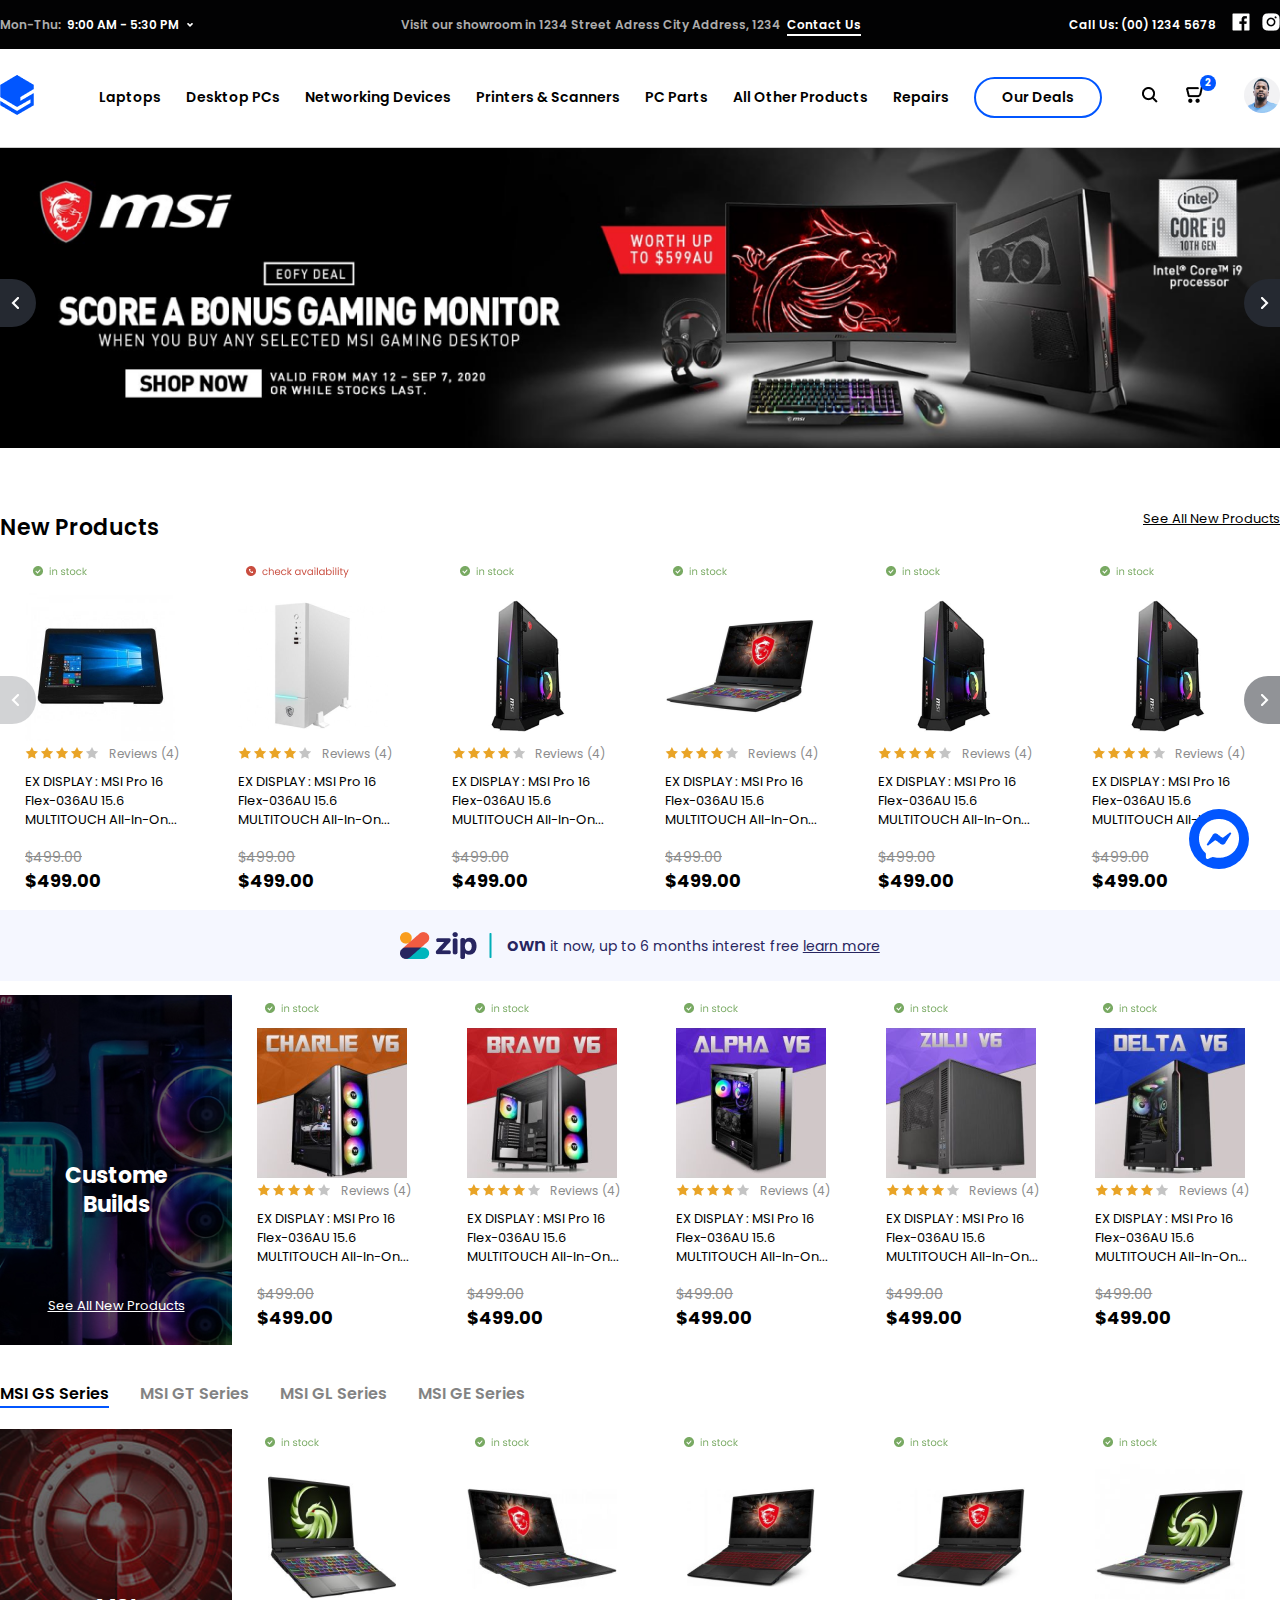
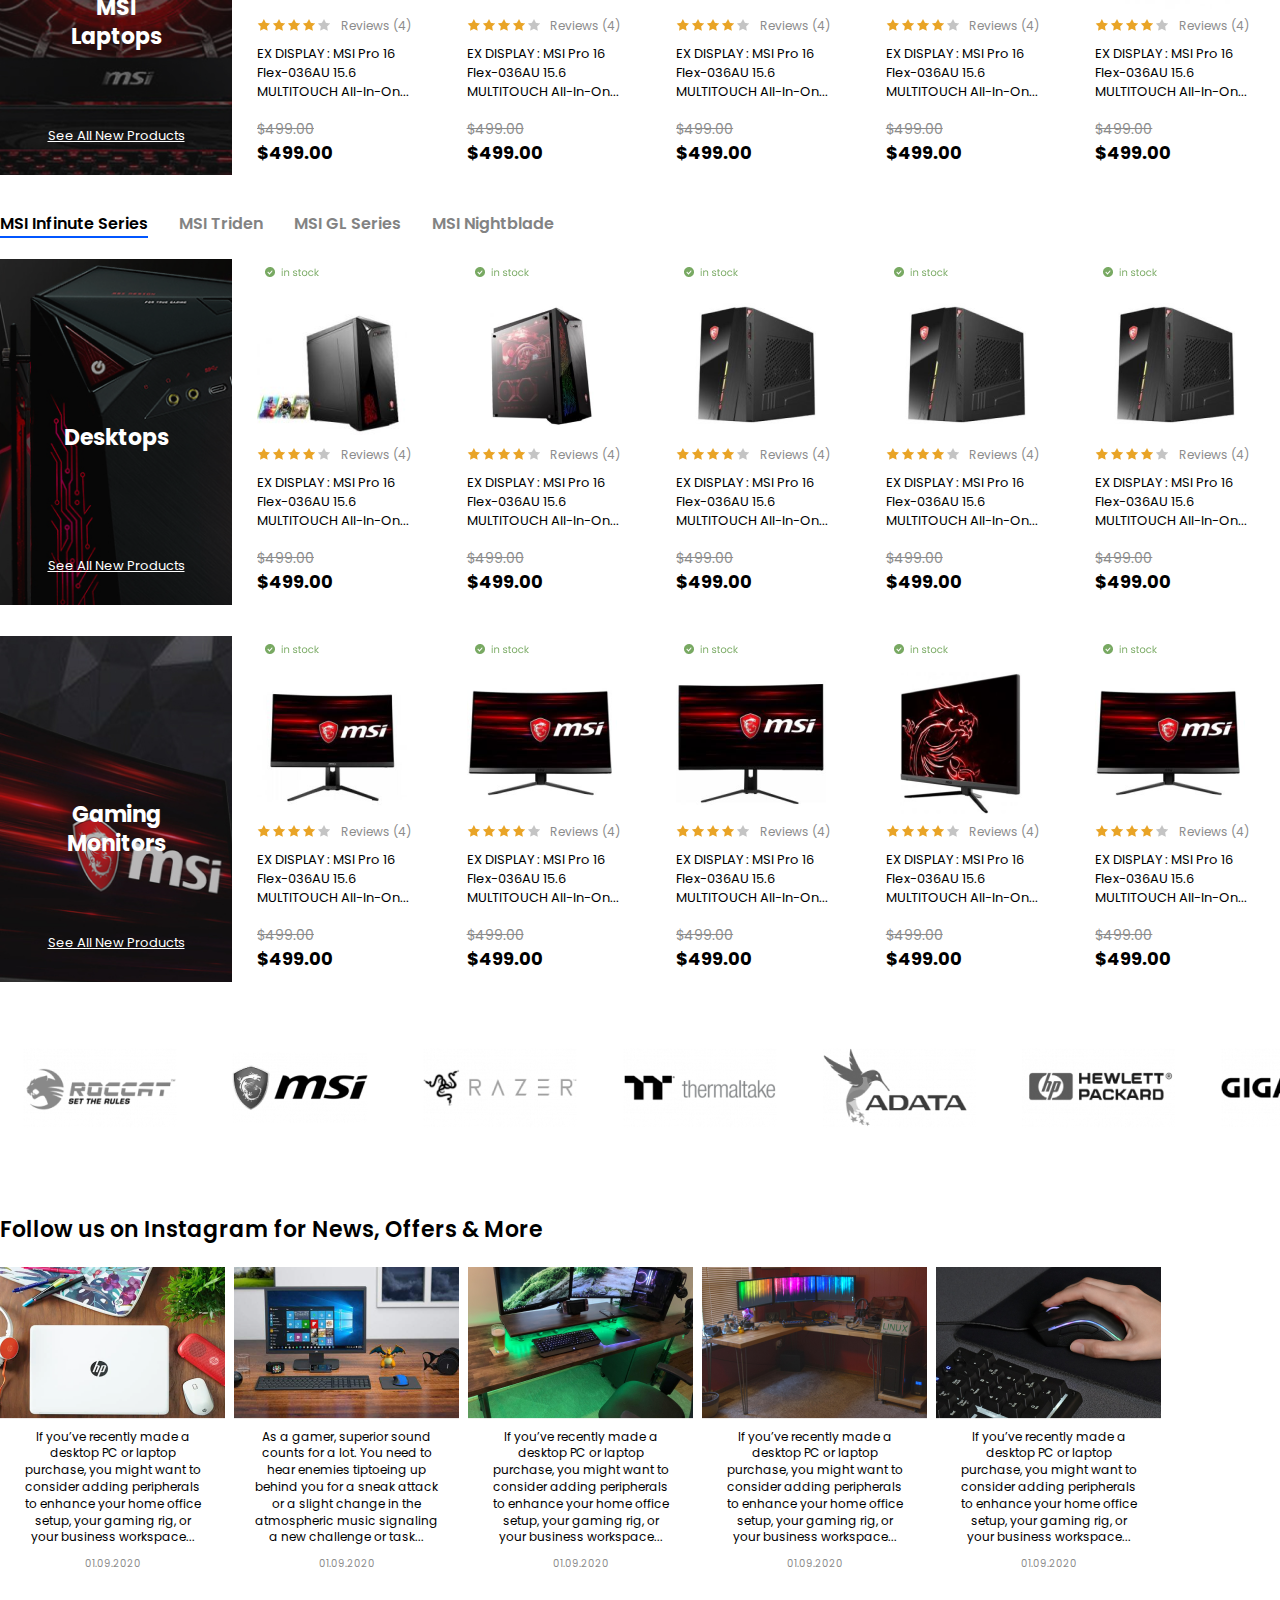
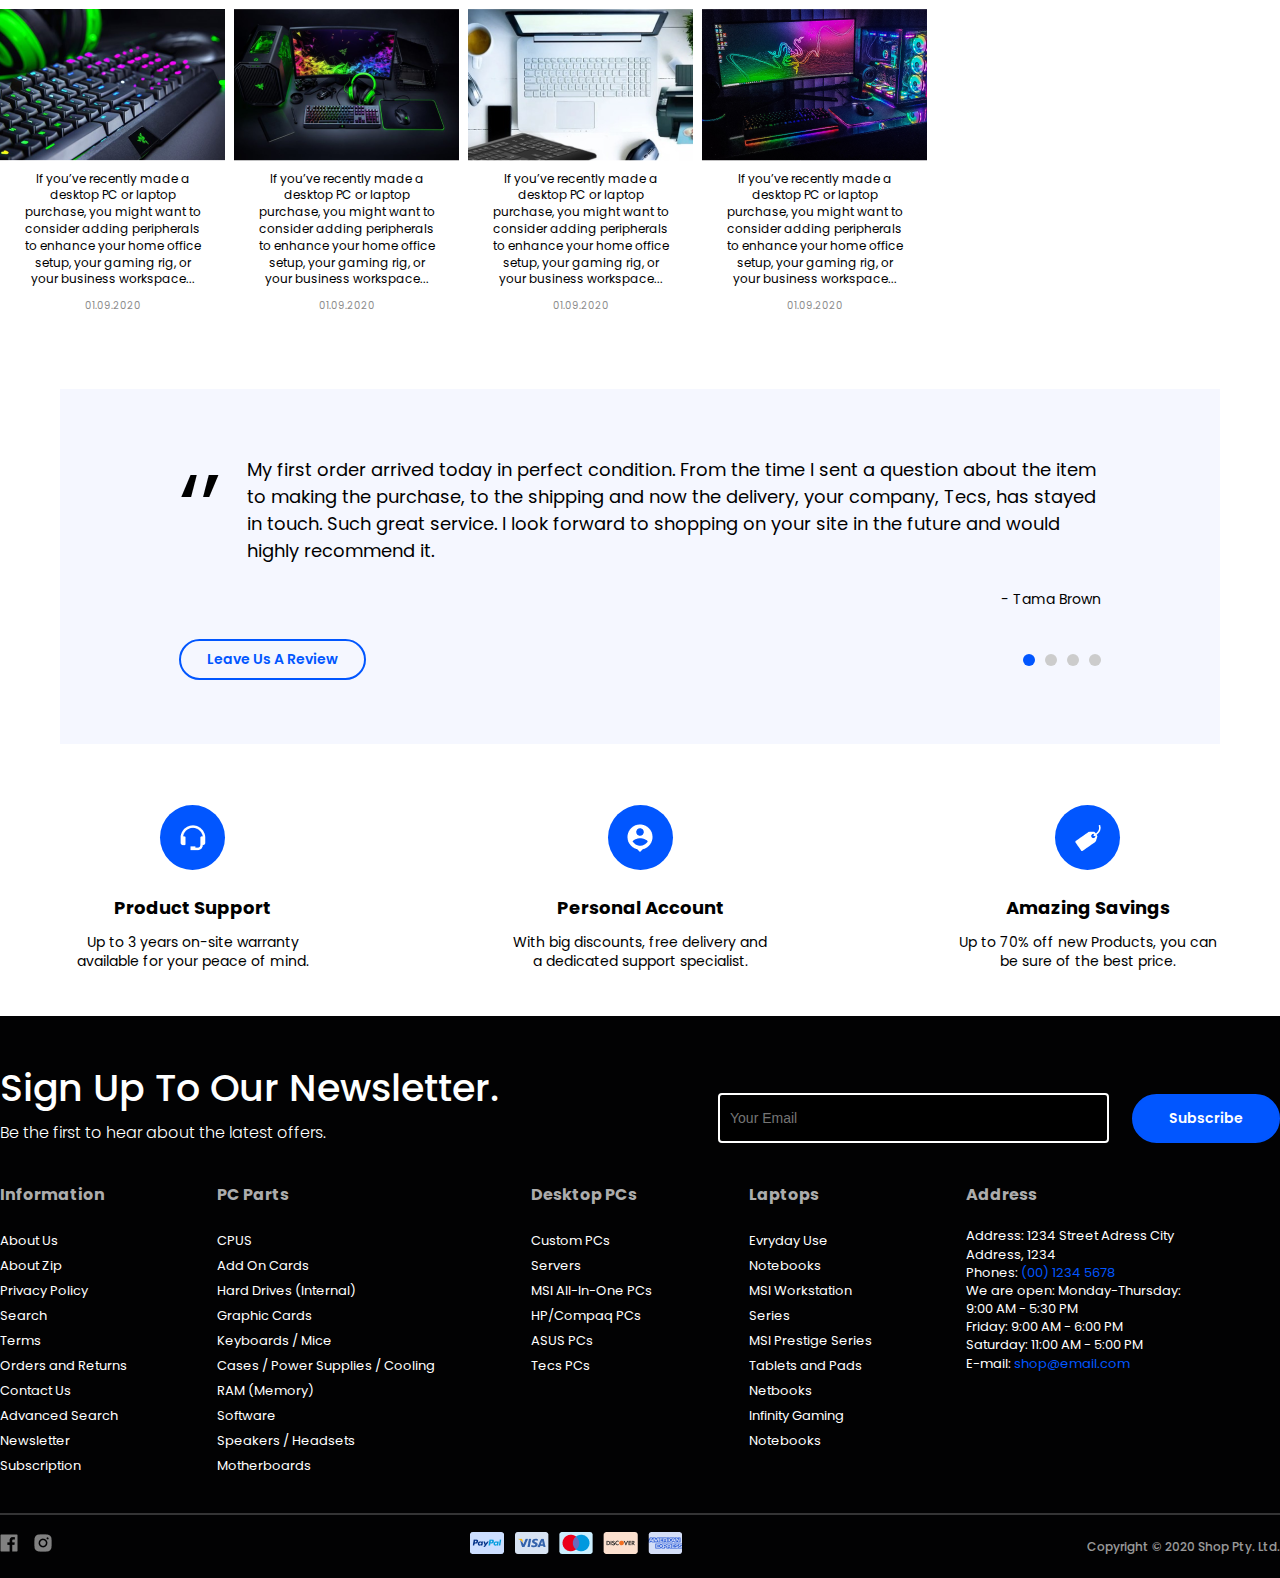
<file: index.html>
<!DOCTYPE html>
<html lang="en">

<head>
  <meta charset="UTF-8">
  <meta http-equiv="X-UA-Compatible" content="IE=edge">
  <meta name="viewport" content="width=device-width, initial-scale=1.0">
  <link rel="preconnect" href="https://fonts.googleapis.com">
  <link rel="preconnect" href="https://fonts.gstatic.com" crossorigin>
  <link href="https://fonts.googleapis.com/css2?family=Poppins:wght@300;400;500;600;700;800&display=swap"
    rel="stylesheet">

  <link rel="stylesheet" href="style.css">
  <link rel="stylesheet" href="home.css">
  <title>Tech Online Store Design</title>
</head>

<body>


  <header class="width-100">
    <div class="black-bg">
      <div class="container">
        <div class="top-header flex-btwn">
          <div class="left-top-header flex">
            <p><span class="gray-color">Mon-Thu:&nbsp;</span> 9:00 AM - 5:30 PM</p>
            <img src="./images/open-icon.png" alt="">
          </div>
          <div class="hov-left-top-header box-shadow hidden">
            <div class="store-open-time flex gray">
              <div class="clock"><img src="./images/clock.png" alt=""></div>
              <div class="time">
                <p class="text-12-140">We are open:</p>
                <p class="text-13-19"><span class="gray-color">Mon-Thu:</span>&nbsp; 9:00 AM - 5:30 PM</p>
                <p class="text-13-14"><span class="gray-color">Fr:</span>&nbsp; 9:00 AM - 6:00 PM</p>
                <p class="text-13-14"><span class="gray-color">Sat:</span>&nbsp; 11:00 AM - 5:00 PM</p>
              </div>
            </div>
            <div class="hr opacity-0-2"></div>
            <div class="store-address flex gray">
              <div class="localisation"><img src="./images/localisation.png" alt=""></div>
              <div class="address">
                <p class="text-13-18">Address: 1234 Street Adress,<br>City Address, 1234</p>
              </div>
            </div>
            <div class="hr opacity-0-2"></div>
            <div class="store-call gray">
              <div class="call text-13-18">
                <p>Phones:&nbsp;<span class="blue-color">(00) 1234 5678</span></p>
                <p>E-mail:&nbsp;<a href="mailto:aaa@example.com" class="blue-color">shop@email.com</a>shop@email.com</a></p>
              </div>
            </div>
          </div>
          <div class="center-top-header">
            <p><span class="gray-color">Visit our showroom in 1234 Street Adress City Address, 1234 &nbsp;</span><a
                href="./contact-us.html" class="white-underline">Contact Us</a></p>
          </div>
          <div class="right-top-header flex">
            <p class="white-color">Call Us: (00) 1234 5678 </p>
            <a href="" class="scal-1-2"><img src="./images/fb.png" alt="" class="w-fb"></a>
            <a href="" class="scal-1-2"><img src="./images/ig.png" alt=""></a>
          </div>
        </div>
      </div>
    </div>

    <div class="header-nav container flex">
      <div class="logo">
        <a href="./index.html"><img src="./images/logo.png" alt=""></a>
      </div>

      <nav class="flex-btwn">
        <ul class="menu flex">
          <li class="list-item"><a href="./catalog.html">Laptops</a>
            <div class="st-sub-menu box-shadow hidden">
              <ul>
                <li class="hov-st-sub-menu"><a href="" class="flex-btwn">Everyday Use Notebooks<img
                      src="./images/open-sub.png" alt=""></a>
                  <div class="nd-sub-menu box-shadow hidden">
                    <ul>
                      <li class="hov-nd-sub-menu"><a href="" href="" class="flex-btwn">MSI Workstation Series<img
                            src="./images/open-sub.png" alt=""></a>
                        <div class="rd-sub-menu box-shadow hidden">
                          <ul>
                            <li><a href="">MSI WS Series <span>(12)</span></a></li>
                            <li><a href="">MSI WT Series <span>(31)</span></a></li>
                            <li><a href="">MSI WE Series <span>(7)</span></a></li>
                          </ul>
                        </div>
                      </li>
                      <li><a href="">MSI Prestige Series</a></li>
                    </ul>
                  </div>
                </li>
                <li class="hov-st-sub-menu"><a href="" href="" class="flex-btwn">MSI Workstation Series<img
                      src="./images/open-sub.png" alt=""></a>
                  <div class="nd-sub-menu box-shadow hidden">
                    <ul>
                      <li><a href="">MSI Workstation Series</a></li>
                      <li class="hov-nd-sub-menu"><a href="" href="" class="flex-btwn">MSI Prestige Series<img
                            src="./images/open-sub.png" alt=""></a>
                        <div class="rd-sub-menu box-shadow hidden">
                          <ul>
                            <li><a href="">MSI WS Series <span>(12)</span></a></li>
                            <li><a href="">MSI WT Series <span>(31)</span></a></li>
                            <li><a href="">MSI WE Series <span>(7)</span></a></li>
                          </ul>
                        </div>
                      </li>
                      <li><a href="">MSI Workstation Series</a></li>
                    </ul>
                  </div>
                </li>
                <li><a href="">MSI Prestige Series
                  </a></li>
                <li><a href="">Gaming Notebooks</a></li>
                <li><a href="">Tablets And Pads</a></li>
                <li><a href="">Netbooks</a></li>
                <li><a href="">Infinity Gaming Notebooks</a></li>
              </ul>
            </div>
          </li>
          <li class="list-item"><a href="./catalog.html"">Desktop PCs</a>
            <div class="st-sub-menu box-shadow hidden">
              <ul>
                <li><a href="">Everyday Use Notebooks</a></li>
                <li><a href="">MSI Workstation Series</a></li>
                <li class="hov-st-sub-menu"><a href="" href="" class="flex-btwn">MSI Prestige Series<img
                      src="./images/open-sub.png" alt=""></a>
                  <div class="nd-sub-menu box-shadow hidden">
                    <ul>
                      <li class="hov-nd-sub-menu"><a href="" href="" class="flex-btwn">MSI Workstation Series<img
                            src="./images/open-sub.png" alt=""></a>
                        <div class="rd-sub-menu box-shadow hidden">
                          <ul>
                            <li><a href="">MSI WS Series <span>(12)</span></a></li>
                            <li><a href="">MSI WT Series <span>(31)</span></a></li>
                            <li><a href="">MSI WE Series <span>(7)</span></a></li>
                          </ul>
                        </div>
                      </li>
                      <li><a href="">MSI Prestige Series</a></li>
                      <li class="hov-nd-sub-menu"><a href="" href="" class="flex-btwn">MSI Workstation Series<img
                            src="./images/open-sub.png" alt=""></a>
                        <div class="rd-sub-menu box-shadow hidden">
                          <ul>
                            <li><a href="">MSI WS Series <span>(12)</span></a></li>
                            <li><a href="">MSI WT Series <span>(31)</span></a></li>
                            <li><a href="">MSI WE Series <span>(7)</span></a></li>
                          </ul>
                        </div>
                      </li>
                    </ul>
                  </div>
                </li>
                <li class="hov-st-sub-menu"><a href="" href="" class="flex-btwn">Gaming Notebooks<img
                      src="./images/open-sub.png" alt=""></a>
                  <div class="nd-sub-menu box-shadow hidden">
                    <ul>
                      <li class="hov-nd-sub-menu"><a href="" href="" class="flex-btwn">MSI Workstation Series<img
                            src="./images/open-sub.png" alt=""></a>
                        <div class="rd-sub-menu box-shadow hidden">
                          <ul>
                            <li><a href="">MSI WS Series <span>(12)</span></a></li>
                            <li><a href="">MSI WT Series <span>(31)</span></a></li>
                            <li><a href="">MSI WE Series <span>(7)</span></a></li>
                          </ul>
                        </div>
                      </li>
                      <li><a href="">MSI Prestige Series</a></li>
                    </ul>
                  </div>
                </li>
                <li><a href="">Tablets And Pads</a></li>
                <li><a href="">Netbooks</a></li>
                <li class="hov-st-sub-menu"><a href="" href="" class="flex-btwn">Infinity Gaming Notebooks<img
                      src="./images/open-sub.png" alt=""></a>
                  <div class="nd-sub-menu box-shadow hidden">
                    <ul>
                      <li><a href="">MSI Workstation Series</a></li>
                      <li class="hov-nd-sub-menu"><a href="" href="" class="flex-btwn">MSI Prestige Series<img
                            src="./images/open-sub.png" alt=""></a>
                        <div class="rd-sub-menu box-shadow hidden">
                          <ul>
                            <li><a href="">MSI WS Series <span>(12)</span></a></li>
                            <li><a href="">MSI WT Series <span>(31)</span></a></li>
                            <li><a href="">MSI WE Series <span>(7)</span></a></li>
                          </ul>
                        </div>
                      </li>
                      <li><a href="">MSI Workstation Series</a></li>
                    </ul>
                  </div>
                </li>
              </ul>
            </div>
          </li>
          <li class="list-item"><a href="./catalog.html"">Networking Devices</a>
            <div class="st-sub-menu box-shadow hidden">
              <ul>
                <li><a href="">Everyday Use Notebooks</a></li>
                <li><a href="">MSI Workstation Series</a></li>
                <li><a href="">MSI Prestige Series</a></li>
                <li><a href="">Gaming Notebooks</a></li>
                <li class="hov-st-sub-menu"><a href="" href="" class="flex-btwn">Tablets And Pads<img
                      src="./images/open-sub.png" alt="">
                    <div class="nd-sub-menu box-shadow hidden">
                      <ul>
                        <li><a href="">MSI Workstation Series</a></li>
                        <li class="hov-nd-sub-menu"><a href="" href="" class="flex-btwn">MSI Prestige Series<img
                              src="./images/open-sub.png" alt=""></a>
                          <div class="rd-sub-menu box-shadow hidden">
                            <ul>
                              <li><a href="">MSI WS Series <span>(12)</span></a></li>
                              <li><a href="">MSI WT Series <span>(31)</span></a></li>
                              <li><a href="">MSI WE Series <span>(7)</span></a></li>
                            </ul>
                          </div>
                        </li>
                        <li><a href="">MSI Workstation Series</a></li>
                      </ul>
                    </div>
                  </a>
                </li>
                <li class="hov-st-sub-menu"><a href="" href="" class="flex-btwn">Netbooks<img
                      src="./images/open-sub.png" alt=""></a>
                  <div class="nd-sub-menu box-shadow hidden">
                    <ul>
                      <li class="hov-nd-sub-menu"><a href="" href="" class="flex-btwn">MSI Workstation Series<img
                            src="./images/open-sub.png" alt=""></a>
                        <div class="rd-sub-menu box-shadow hidden">
                          <ul>
                            <li><a href="">MSI WS Series <span>(12)</span></a></li>
                            <li><a href="">MSI WT Series <span>(31)</span></a></li>
                            <li><a href="">MSI WE Series <span>(7)</span></a></li>
                          </ul>
                        </div>
                      </li>
                      <li><a href="">MSI Prestige Series</a></li>
                      <li class="hov-nd-sub-menu"><a href="" href="" class="flex-btwn">MSI Workstation Series<img
                            src="./images/open-sub.png" alt=""></a>
                        <div class="rd-sub-menu box-shadow hidden">
                          <ul>
                            <li><a href="">MSI WS Series <span>(12)</span></a></li>
                            <li><a href="">MSI WT Series <span>(31)</span></a></li>
                            <li><a href="">MSI WE Series <span>(7)</span></a></li>
                          </ul>
                        </div>
                      </li>
                    </ul>
                  </div>
                </li>
                <li><a href="">Infinity Gaming Notebooks</a></li>
              </ul>
            </div>
          </li>
          <li class="list-item"><a href="./catalog.html"">Printers & Scanners</a>
            <div class="st-sub-menu box-shadow hidden">
              <ul>
                <li><a href="">Everyday Use Notebooks</a></li>
                <li class="hov-st-sub-menu"><a href="" href="" class="flex-btwn">MSI Workstation Series<img
                      src="./images/open-sub.png" alt=""></a>
                  <div class="nd-sub-menu box-shadow hidden">
                    <ul>
                      <li class="hov-nd-sub-menu"><a href="" href="" class="flex-btwn">MSI Workstation Series<img
                            src="./images/open-sub.png" alt=""></a>
                        <div class="rd-sub-menu box-shadow hidden">
                          <ul>
                            <li><a href="">MSI WS Series <span>(12)</span></a></li>
                            <li><a href="">MSI WT Series <span>(31)</span></a></li>
                            <li><a href="">MSI WE Series <span>(7)</span></a></li>
                          </ul>
                        </div>
                      </li>
                      <li><a href="">MSI Prestige Series</a></li>
                      <li class="hov-nd-sub-menu"><a href="" href="" class="flex-btwn">MSI Workstation Series<img
                            src="./images/open-sub.png" alt=""></a>
                        <div class="rd-sub-menu box-shadow hidden">
                          <ul>
                            <li><a href="">MSI WS Series <span>(12)</span></a></li>
                            <li><a href="">MSI WT Series <span>(31)</span></a></li>
                            <li><a href="">MSI WE Series <span>(7)</span></a></li>
                          </ul>
                        </div>
                      </li>
                      <li><a href="">MSI Prestige Series</a></li>
                      <li class="hov-nd-sub-menu"><a href="" href="" class="flex-btwn">MSI Workstation Series<img
                            src="./images/open-sub.png" alt=""></a>
                        <div class="rd-sub-menu box-shadow hidden">
                          <ul>
                            <li><a href="">MSI WS Series <span>(12)</span></a></li>
                            <li><a href="">MSI WT Series <span>(31)</span></a></li>
                            <li><a href="">MSI WE Series <span>(7)</span></a></li>
                          </ul>
                        </div>
                      </li>
                    </ul>
                  </div>
                </li>
                <li><a href="">MSI Prestige Series</a></li>
                <li class="hov-st-sub-menu"><a href="" href="" class="flex-btwn">Gaming Notebooks<img
                      src="./images/open-sub.png" alt=""></a>
                  <div class="nd-sub-menu box-shadow hidden">
                    <ul>
                      <li><a href="">MSI Workstation Series</a></li>
                      <li class="hov-nd-sub-menu"><a href="" href="" class="flex-btwn">MSI Prestige Series<img
                            src="./images/open-sub.png" alt=""></a>
                        <div class="rd-sub-menu box-shadow hidden">
                          <ul>
                            <li><a href="">MSI WS Series <span>(12)</span></a></li>
                            <li><a href="">MSI WT Series <span>(31)</span></a></li>
                            <li><a href="">MSI WE Series <span>(7)</span></a></li>
                          </ul>
                        </div>
                      </li>
                      <li><a href="">MSI Workstation Series</a></li>
                    </ul>
                  </div>
                </li>
                <li><a href="">Tablets And Pads</a></li>
                <li><a href="" href="" class="flex-btwn">Netbooks<img src="./images/open-sub.png" alt=""></a></li>
                <li class="hov-st-sub-menu"><a href="" href="" class="flex-btwn">Infinity Gaming Notebooks<img
                      src="./images/open-sub.png" alt=""></a>
                  <div class="nd-sub-menu box-shadow hidden">
                    <ul>
                      <li class="hov-nd-sub-menu"><a href="" href="" class="flex-btwn">MSI Workstation Series<img
                            src="./images/open-sub.png" alt=""></a>
                        <div class="rd-sub-menu box-shadow hidden">
                          <ul>
                            <li><a href="">MSI WS Series <span>(12)</span></a></li>
                            <li><a href="">MSI WT Series <span>(31)</span></a></li>
                            <li><a href="">MSI WE Series <span>(7)</span></a></li>
                          </ul>
                        </div>
                      </li>
                      <li><a href="">MSI Prestige Series</a></li>
                    </ul>
                  </div>
                </li>
              </ul>
            </div>
          </li>
          <li class="list-item"><a href="./catalog.html"">PC Parts</a>
            <div class="st-sub-menu box-shadow hidden">
              <ul>
                <li class="hov-st-sub-menu"><a href="" href="" class="flex-btwn">Everyday Use Notebooks<img
                      src="./images/open-sub.png" alt=""></a>
                  <div class="nd-sub-menu box-shadow hidden">
                    <ul>
                      <li class="hov-nd-sub-menu"><a href="" href="" class="flex-btwn">MSI Workstation Series<img
                            src="./images/open-sub.png" alt=""></a>
                        <div class="rd-sub-menu box-shadow hidden">
                          <ul>
                            <li><a href="">MSI WS Series <span>(12)</span></a></li>
                            <li><a href="">MSI WT Series <span>(31)</span></a></li>
                            <li><a href="">MSI WE Series <span>(7)</span></a></li>
                          </ul>
                        </div>
                      </li>
                      <li><a href="">MSI Prestige Series</a></li>
                      <li class="hov-nd-sub-menu"><a href="" href="" class="flex-btwn">MSI Workstation Series<img
                            src="./images/open-sub.png" alt=""></a>
                        <div class="rd-sub-menu box-shadow hidden">
                          <ul>
                            <li><a href="">MSI WS Series <span>(12)</span></a></li>
                            <li><a href="">MSI WT Series <span>(31)</span></a></li>
                            <li><a href="">MSI WE Series <span>(7)</span></a></li>
                          </ul>
                        </div>
                      </li>
                    </ul>
                  </div>
                </li>
                <li class="hov-st-sub-menu"><a href="" href="" class="flex-btwn">MSI Workstation Series<img
                      src="./images/open-sub.png" alt=""></a>
                  <div class="nd-sub-menu box-shadow hidden">
                    <ul>
                      <li class="hov-nd-sub-menu"><a href="" href="" class="flex-btwn">MSI Workstation Series<img
                            src="./images/open-sub.png" alt=""></a>
                        <div class="rd-sub-menu box-shadow hidden">
                          <ul>
                            <li><a href="">MSI WS Series <span>(12)</span></a></li>
                            <li><a href="">MSI WT Series <span>(31)</span></a></li>
                            <li><a href="">MSI WE Series <span>(7)</span></a></li>
                          </ul>
                        </div>
                      </li>
                      <li><a href="">MSI Prestige Series</a></li>
                      <li class="hov-nd-sub-menu"><a href="" href="" class="flex-btwn">MSI Workstation Series<img
                            src="./images/open-sub.png" alt=""></a>
                        <div class="rd-sub-menu box-shadow hidden">
                          <ul>
                            <li><a href="">MSI WS Series <span>(12)</span></a></li>
                            <li><a href="">MSI WT Series <span>(31)</span></a></li>
                            <li><a href="">MSI WE Series <span>(7)</span></a></li>
                          </ul>
                        </div>
                      </li>
                      <li><a href="">MSI Prestige Series</a></li>
                      <li class="hov-nd-sub-menu"><a href="" href="" class="flex-btwn">MSI Workstation Series<img
                            src="./images/open-sub.png" alt=""></a>
                        <div class="rd-sub-menu box-shadow hidden">
                          <ul>
                            <li><a href="">MSI WS Series <span>(12)</span></a></li>
                            <li><a href="">MSI WT Series <span>(31)</span></a></li>
                            <li><a href="">MSI WE Series <span>(7)</span></a></li>
                          </ul>
                        </div>
                      </li>
                    </ul>
                  </div>
                </li>
                <li><a href="">MSI Prestige Series
                  </a></li>
                <li><a href="">Gaming Notebooks</a></li>
                <li><a href="">Tablets And Pads</a></li>
                <li><a href="">Netbooks</a></li>
                <li><a href="">Infinity Gaming Notebooks</a></li>
              </ul>
            </div>
          </li>
          <li class="list-item"><a href="./catalog.html"">All Other Products</a>
            <div class="st-sub-menu box-shadow hidden">
              <ul>
                <li><a href="">Everyday Use Notebooks</a></li>
                <li><a href="">MSI Workstation Series</a></li>
                <li class="hov-st-sub-menu"><a href="" href="" class="flex-btwn">MSI Prestige Series<img
                      src="./images/open-sub.png" alt=""></a>
                  <div class="nd-sub-menu box-shadow hidden">
                    <ul>
                      <li class="hov-nd-sub-menu"><a href="" href="" class="flex-btwn">MSI Workstation Series<img
                            src="./images/open-sub.png" alt=""></a>
                        <div class="rd-sub-menu box-shadow hidden">
                          <ul>
                            <li><a href="">MSI WS Series <span>(12)</span></a></li>
                            <li><a href="">MSI WT Series <span>(31)</span></a></li>
                            <li><a href="">MSI WE Series <span>(7)</span></a></li>
                          </ul>
                        </div>
                      </li>
                      <li><a href="">MSI Prestige Series</a></li>
                    </ul>
                  </div>
                </li>
                <li class="hov-st-sub-menu"><a href="" href="" class="flex-btwn">Gaming Notebooks<img
                      src="./images/open-sub.png" alt=""></a>
                  <div class="nd-sub-menu box-shadow hidden">
                    <ul>
                      <li><a href="">MSI Workstation Series</a></li>
                      <li class="hov-nd-sub-menu"><a href="" href="" class="flex-btwn">MSI Prestige Series<img
                            src="./images/open-sub.png" alt=""></a>
                        <div class="rd-sub-menu box-shadow hidden">
                          <ul>
                            <li><a href="">MSI WS Series <span>(12)</span></a></li>
                            <li><a href="">MSI WT Series <span>(31)</span></a></li>
                            <li><a href="">MSI WE Series <span>(7)</span></a></li>
                          </ul>
                        </div>
                      </li>
                      <li><a href="">MSI Workstation Series</a></li>
                    </ul>
                  </div>
                </li>
                <li><a href="">Tablets And Pads</a></li>
                <li><a href="">Netbooks</a></li>
                <li class="hov-st-sub-menu"><a href="" href="" class="flex-btwn">Infinity Gaming Notebooks<img
                      src="./images/open-sub.png" alt=""></a>
                  <div class="nd-sub-menu box-shadow hidden">
                    <ul>
                      <li class="hov-nd-sub-menu"><a href="" href="" class="flex-btwn">MSI Workstation Series<img
                            src="./images/open-sub.png" alt=""></a>
                        <div class="rd-sub-menu box-shadow hidden">
                          <ul>
                            <li><a href="">MSI WS Series <span>(12)</span></a></li>
                            <li><a href="">MSI WT Series <span>(31)</span></a></li>
                            <li><a href="">MSI WE Series <span>(7)</span></a></li>
                          </ul>
                        </div>
                      </li>
                      <li><a href="">MSI Prestige Series</a></li>
                      <li class="hov-nd-sub-menu"><a href="" href="" class="flex-btwn">MSI Workstation Series<img
                            src="./images/open-sub.png" alt=""></a>
                        <div class="rd-sub-menu box-shadow hidden">
                          <ul>
                            <li><a href="">MSI WS Series <span>(12)</span></a></li>
                            <li><a href="">MSI WT Series <span>(31)</span></a></li>
                            <li><a href="">MSI WE Series <span>(7)</span></a></li>
                          </ul>
                        </div>
                      </li>
                    </ul>
                  </div>
                </li>
              </ul>
            </div>
          </li>
          <li class="list-item"><a href="./catalog.html"">Repairs</a>
            <div class="st-sub-menu box-shadow hidden">
              <ul>
                <li><a href="">Everyday Use Notebooks</a></li>
                <li><a href="">MSI Workstation Series</a></li>
                <li><a href="">MSI Prestige Series</a></li>
                <li><a href="">Gaming Notebooks</a></li>
                <li class="hov-st-sub-menu"><a href="" href="" class="flex-btwn">Tablets And Pads<img
                      src="./images/open-sub.png" alt=""></a>
                  <div class="nd-sub-menu box-shadow hidden">
                    <ul>
                      <li><a href="">MSI Workstation Series</a></li>
                      <li class="hov-nd-sub-menu"><a href="" href="" class="flex-btwn">MSI Prestige Series<img
                            src="./images/open-sub.png" alt=""></a>
                        <div class="rd-sub-menu box-shadow hidden">
                          <ul>
                            <li><a href="">MSI WS Series <span>(12)</span></a></li>
                            <li><a href="">MSI WT Series <span>(31)</span></a></li>
                            <li><a href="">MSI WE Series <span>(7)</span></a></li>
                          </ul>
                        </div>
                      </li>
                      <li><a href="">MSI Workstation Series</a></li>
                    </ul>
                  </div>
                </li>
                <li class="hov-st-sub-menu"><a href="" href="" class="flex-btwn">Netbooks<img
                      src="./images/open-sub.png" alt=""></a>
                  <div class="nd-sub-menu box-shadow hidden">
                    <ul>
                      <li class="hov-nd-sub-menu"><a href="" href="" class="flex-btwn">MSI Workstation Series<img
                            src="./images/open-sub.png" alt=""></a>
                        <div class="rd-sub-menu box-shadow hidden">
                          <ul>
                            <li><a href="">MSI WS Series <span>(12)</span></a></li>
                            <li><a href="">MSI WT Series <span>(31)</span></a></li>
                            <li><a href="">MSI WE Series <span>(7)</span></a></li>
                          </ul>
                        </div>
                      </li>
                      <li><a href="">MSI Prestige Series</a></li>
                    </ul>
                  </div>
                </li>
                <li><a href="">Infinity Gaming Notebooks</a></li>
              </ul>
            </div>
          </li>
          <li class="list-item cta btn btn-8  text-14-21"><a href="./catalog.html"">Our Deals</a></li>
        </ul>

        <div class="my-nav flex">
          <a href="" class="scal-1-3"><img src="./images/search-icon.png" alt=""></a>
          <div class="basket"><a href="./cart.html"><img src="./images/basket-icon.png" alt=""></a>

            <div class="basket-oval"><a href=""><span class="white-color">2</span></a></div>

            <div class="hov-my-card box-shadow hidden">
              <div class="top-hov-my-card">
                <p class="text-18-140">My Cart</p>
                <p class="text-12-140 gray-color">2 item in cart</p>
                <a href="./cart.html" class="blue-color btn btn-8 flex text-14-21 scal-1-2">View or Edit Your Cart</a>
              </div>
              <div class="hr opacity-0-2"></div>
              <div class="items-hov-my-card flex-btwn">
                <p>1&nbsp;x</p>
                <img src="./images/my-card-item.png" alt="">
                <div class="flex-start">
                  <p class="text-13-19-normal">EX DISPLAY : MSI Pro 16 Flex-036AU 15.6 MULTITOUCH All-In-On...</p>
                  <div class="edit-command">
                    <img src="./images/cancel.png" alt="" class="scal-1-3">
                    <img src="./images/edit.png" alt="" class="scal-1-3">
                  </div>
                </div>
              </div>
              <div class="hr opacity-0-2"></div>
              <div class="items-hov-my-card flex-btwn">
                <p>1&nbsp;x</p>
                <img src="./images/my-card-item.png" alt="">
                <div class="flex-start">
                  <p class="text-13-19-normal">EX DISPLAY : MSI Pro 16 Flex-036AU 15.6 MULTITOUCH All-In-On...</p>
                  <div class="edit-command">
                    <img src="./images/cancel.png" alt="" class="scal-1-3">
                    <img src="./images/edit.png" alt="" class="scal-1-3">
                  </div>
                </div>
              </div>
              <div class="hr opacity-0-2"></div>
              <div class="bottom-hov-my-card">
                <p class="text-14-140"><span class="gray-color ">Subtotal:</span>&nbsp;$499.00</p>
                <a href="./checkout.html" class="blue-btn btn btn-8 white-color flex scal-1-2 text-14-21">Go to Checkout</a>
                <a href="./checkout.html" class="yellow-btn btn btn-8 text-14-21 flex scal-1-2">Check out with&nbsp;&nbsp;&nbsp;<img
                    src="./images/paypal-btn.png" alt="" class="paypal"></a>
              </div>
            </div>
          </div>
          <div class="my-account">
            <a href="./user-account.html" class="id-photo"><img src="./images/id-photo.png" alt="">
              <div class="hov-my-account hidden">
                <ul>
                  <li class="gray"><a href="./user-account.html">My Account</a></li>
                  <li class="gray"><a href="">My Wish List (0)</a></li>
                  <li class="gray"><a href="">Compare (0)</a></li>
                  <li class="gray"><a href="./register.html">Create an Account</a></li>
                  <li class="gray"><a href="./register.html">Sign In</a></li>
                </ul>
              </div>
            </a>
          </div>
        </div>
      </nav>
    </div>
    <div class="fb-messenger scal-1-2"><a href="contact-us.html">
        <div class="oval-fb-messenger"><img src="./images/fb-messenger-icon.png" alt="" class="fb-messenger-icon"></div>
      </a>
    </div>
  </header>

  <main class="container">
    <section class="sliders">
      <img src="./images/msi-img.png" alt="" class="width-100">
      <div class="black-slider flex-btwn width-100">
        <div class="ov-slider "><img src="./images/arrow-slider.png" alt="" class="r-slider-icon"></div>
        <div class="ov-slider rot-180"><img src="./images/arrow-slider.png" alt="" class="l-slider-icon"></div>
      </div>
    </section>

    <section class="new-products">
      <div class="top-new-products flex-btwn">
        <h2 class="text-22-33">New Products</h2>
        <a href="./catalog.html" class="text-13-15"><u>See All New Products</u></a>
      </div>
      <div class="cards-products flex-start">
        <div class="product-card col-flex-start">
          <a href="./product.html">
          <img src="./images/availabile.png" alt="">
          <div class="card-right hidden">
            <img src="./images/like.png" alt="" class="scal-1-2 like">
            <img src="./images/analysis.png" alt="" class="scal-1-2">
          </div>
          <img src="./images/new-products-1.png" alt="" class="product-img col-flex">
          <div class="reviews flex">
            <img src="./images/4-stars.png" alt="" class="stars">
            <p class="text-12-25 gray-8c-color">Reviews (4)</p>
          </div>
          <p class="p-product text-13-19-normal">EX DISPLAY : MSI Pro 16 Flex-036AU 15.6 MULTITOUCH All-In-On...</p>
          <p><del class="gray-8c-color text-14-19">$499.00</del></p>
          <p class="text-18-24">$499.00</p>
          <a href="" class="flex btn btn-8 hidden blue-color product-btn scal-1-2 text-14-21"><img src="./images/b-basket.png"
          alt="" class="b-basket">Add To Cart</a>
        </a>
      </div>
        <div class="product-card col-flex-start">
          <a href="./product.html">
          <img src="./images/inavailabile.png" alt="">
          <div class="card-right hidden">
            <img src="./images/like.png" alt="" class="scal-1-2 like">
            <img src="./images/analysis.png" alt="" class="scal-1-2">
          </div>
          <img src="./images/new-products-2.png" alt="" class="product-img col-flex">
          <div class="reviews flex">
            <img src="./images/4-stars.png" alt="" class="stars">
            <p class="text-12-25 gray-8c-color">Reviews (4)</p>
          </div>
          <p class="p-product text-13-19-normal">EX DISPLAY : MSI Pro 16 Flex-036AU 15.6 MULTITOUCH All-In-On...</p>
          <p><del class="gray-8c-color text-14-19">$499.00</del></p>
          <p class="text-18-24">$499.00</p>
          <a href="" class="flex btn btn-8 hidden blue-color product-btn scal-1-2 text-14-21"><img src="./images/b-basket.png"
              alt="" class="b-basket">Add To Cart</a>
        </a>
      </div>
        <div class="product-card col-flex-start">
          <a href="./product.html">
          <img src="./images/availabile.png" alt="">
          <div class="card-right hidden">
            <img src="./images/like.png" alt="" class="scal-1-2 like">
            <img src="./images/analysis.png" alt="" class="scal-1-2">
          </div>
          <img src="./images/new-products-3.png" alt="" class="product-img col-flex">
          <div class="reviews flex">
            <img src="./images/4-stars.png" alt="" class="stars">
            <p class="text-12-25 gray-8c-color">Reviews (4)</p>
          </div>
          <p class="p-product text-13-19-normal">EX DISPLAY : MSI Pro 16 Flex-036AU 15.6 MULTITOUCH All-In-On...</p>
          <p><del class="gray-8c-color text-14-19">$499.00</del></p>
          <p class="text-18-24">$499.00</p>
          <a href="" class="flex btn btn-8 hidden blue-color product-btn scal-1-2 text-14-21"><img src="./images/b-basket.png"
              alt="" class="b-basket">Add To Cart</a>
        </a>
      </div>
        <div class="product-card col-flex-start">
          <a href="./product.html">
          <img src="./images/availabile.png" alt="">
          <div class="card-right hidden">
            <img src="./images/like.png" alt="" class="scal-1-2 like">
            <img src="./images/analysis.png" alt="" class="scal-1-2">
          </div>
          <img src="./images/new-products-4.png" alt="" class="product-img col-flex">
          <div class="reviews flex">
            <img src="./images/4-stars.png" alt="" class="stars">
            <p class="text-12-25 gray-8c-color">Reviews (4)</p>
          </div>
          <p class="p-product text-13-19-normal">EX DISPLAY : MSI Pro 16 Flex-036AU 15.6 MULTITOUCH All-In-On...</p>
          <p><del class="gray-8c-color text-14-19">$499.00</del></p>
          <p class="text-18-24">$499.00</p>
          <a href="" class="flex btn btn-8 hidden blue-color product-btn scal-1-2 text-14-21"><img src="./images/b-basket.png"
              alt="" class="b-basket">Add To Cart</a>
        </a>
      </div>
        <div class="product-card col-flex-start">
          <a href="./product.html">
          <img src="./images/availabile.png" alt="">
          <div class="card-right hidden">
            <img src="./images/like.png" alt="" class="scal-1-2 like">
            <img src="./images/analysis.png" alt="" class="scal-1-2">
          </div>
          <img src="./images/new-products-3.png" alt="" class="product-img col-flex">
          <div class="reviews flex">
            <img src="./images/4-stars.png" alt="" class="stars">
            <p class="text-12-25 gray-8c-color">Reviews (4)</p>
          </div>
          <p class="p-product text-13-19-normal">EX DISPLAY : MSI Pro 16 Flex-036AU 15.6 MULTITOUCH All-In-On...</p>
          <p><del class="gray-8c-color text-14-19">$499.00</del></p>
          <p class="text-18-24">$499.00</p>
          <a href="" class="flex btn btn-8 hidden blue-color product-btn scal-1-2 text-14-21"><img src="./images/b-basket.png"
              alt="" class="b-basket">Add To Cart</a>
        </a>
      </div>
        <div class="product-card col-flex-start">
          <a href="./product.html">
          <img src="./images/availabile.png" alt="">
          <div class="card-right hidden">
            <img src="./images/like.png" alt="" class="scal-1-2 like">
            <img src="./images/analysis.png" alt="" class="scal-1-2">
          </div>
          <img src="./images/new-products-3.png" alt="" class="product-img col-flex">
          <div class="reviews flex">
            <img src="./images/4-stars.png" alt="" class="stars">
            <p class="text-12-25 gray-8c-color">Reviews (4)</p>
          </div>
          <p class="p-product text-13-19-normal">EX DISPLAY : MSI Pro 16 Flex-036AU 15.6 MULTITOUCH All-In-On...</p>
          <p><del class="gray-8c-color text-14-19">$499.00</del></p>
          <p class="text-18-24">$499.00</p>
          <a href="" class="flex btn btn-8 hidden blue-color product-btn scal-1-2 text-14-21"><img src="./images/b-basket.png"
              alt="" class="b-basket">Add To Cart</a>
        </a>
      </div>
      </div>
      <div class="gray-slider width-100 flex-btwn">
        <div class="ov-slider opacity-0-2"><img src="./images/arrow-slider.png" alt="" class="r-slider-icon"></div>
        <div class="ov-slider rot-180 opacity-0-5"><img src="./images/arrow-slider.png" alt="" class="l-slider-icon">
        </div>
      </div>
    </section>

    <section class="zip f5-bg flex">
      <img src="./images/zip-1.png" alt="">
      <img src="./images/zip-2.png" alt="" class="zip-img">
      <p class="text-18-22-normal blue-27-color"><span class="text-18-22">own</span> it now, up to 6 months interest free <a href="" class="text-14-17 blue-27-color"><u>learn more</u></a></p>
    </section>

    <section class="custome-builds">
      <div class="cards-products flex-start">
        <div class="category-card white-color col-flex">
          <img src="./images/custome-builds-1.png" alt="" class="category-img col-flex">
          <h2 class="text-22-29">Custome<br>Builds</h2>
          <a href="./catalog.html" class="text-13-15 white-color"><u>See All New Products</u></a>
        </div>
        <div class="product-card col-flex-start">
          <a href="./product.html">
          <img src="./images/availabile.png" alt="">
          <div class="card-right hidden">
            <img src="./images/like.png" alt="" class="scal-1-2 like">
            <img src="./images/analysis.png" alt="" class="scal-1-2">
          </div>
          <img src="./images/custome-builds-2.png" alt="" class="product-img col-flex">
          <div class="reviews flex">
            <img src="./images/4-stars.png" alt="" class="stars">
            <p class="text-12-25 gray-8c-color">Reviews (4)</p>
          </div>
          <p class="p-product text-13-19-normal">EX DISPLAY : MSI Pro 16 Flex-036AU 15.6 MULTITOUCH All-In-On...</p>
          <p><del class="gray-8c-color text-14-19">$499.00</del></p>
          <p class="text-18-24">$499.00</p>
          <a href="" class="flex btn btn-8 hidden blue-color product-btn scal-1-2 text-14-21"><img src="./images/b-basket.png"
              alt="" class="b-basket">Add To Cart</a>
        </a>
      </div>
        <div class="product-card col-flex-start">
          <a href="./product.html">
          <img src="./images/availabile.png" alt="">
          <div class="card-right hidden">
            <img src="./images/like.png" alt="" class="scal-1-2 like">
            <img src="./images/analysis.png" alt="" class="scal-1-2">
          </div>
          <img src="./images/custome-builds-3.png" alt="" class="product-img col-flex">
          <div class="reviews flex">
            <img src="./images/4-stars.png" alt="" class="stars">
            <p class="text-12-25 gray-8c-color">Reviews (4)</p>
          </div>
          <p class="p-product text-13-19-normal">EX DISPLAY : MSI Pro 16 Flex-036AU 15.6 MULTITOUCH All-In-On...</p>
          <p><del class="gray-8c-color text-14-19">$499.00</del></p>
          <p class="text-18-24">$499.00</p>
          <a href="" class="flex btn btn-8 hidden blue-color product-btn scal-1-2 text-14-21"><img src="./images/b-basket.png"
              alt="" class="b-basket">Add To Cart</a>
        </a>
      </div>
        <div class="product-card col-flex-start">
          <a href="./product.html">
          <img src="./images/availabile.png" alt="">
          <div class="card-right hidden">
            <img src="./images/like.png" alt="" class="scal-1-2 like">
            <img src="./images/analysis.png" alt="" class="scal-1-2">
          </div>
          <img src="./images/custome-builds-4.png" alt="" class="product-img col-flex">
          <div class="reviews flex">
            <img src="./images/4-stars.png" alt="" class="stars">
            <p class="text-12-25 gray-8c-color">Reviews (4)</p>
          </div>
          <p class="p-product text-13-19-normal">EX DISPLAY : MSI Pro 16 Flex-036AU 15.6 MULTITOUCH All-In-On...</p>
          <p><del class="gray-8c-color text-14-19">$499.00</del></p>
          <p class="text-18-24">$499.00</p>
          <a href="" class="flex btn btn-8 hidden blue-color product-btn scal-1-2 text-14-21"><img src="./images/b-basket.png"
              alt="" class="b-basket">Add To Cart</a>
        </a>
      </div>
        <div class="product-card col-flex-start">
          <a href="./product.html">
          <img src="./images/availabile.png" alt="">
          <div class="card-right hidden">
            <img src="./images/like.png" alt="" class="scal-1-2 like">
            <img src="./images/analysis.png" alt="" class="scal-1-2">
          </div>
          <img src="./images/custome-builds-5.png" alt="" class="product-img col-flex">
          <div class="reviews flex">
            <img src="./images/4-stars.png" alt="" class="stars">
            <p class="text-12-25 gray-8c-color">Reviews (4)</p>
          </div>
          <p class="p-product text-13-19-normal">EX DISPLAY : MSI Pro 16 Flex-036AU 15.6 MULTITOUCH All-In-On...</p>
          <p><del class="gray-8c-color text-14-19">$499.00</del></p>
          <p class="text-18-24">$499.00</p>
          <a href="" class="flex btn btn-8 hidden blue-color product-btn scal-1-2 text-14-21"><img src="./images/b-basket.png"
              alt="" class="b-basket">Add To Cart</a>
        </a>
      </div>
        <div class="product-card col-flex-start">
          <a href="./product.html">
          <img src="./images/availabile.png" alt="">
          <div class="card-right hidden">
            <img src="./images/like.png" alt="" class="scal-1-2 like">
            <img src="./images/analysis.png" alt="" class="scal-1-2">
          </div>
          <img src="./images/custome-builds-6.png" alt="" class="product-img col-flex">
          <div class="reviews flex">
            <img src="./images/4-stars.png" alt="" class="stars">
            <p class="text-12-25 gray-8c-color">Reviews (4)</p>
          </div>
          <p class="p-product text-13-19-normal">EX DISPLAY : MSI Pro 16 Flex-036AU 15.6 MULTITOUCH All-In-On...</p>
          <p><del class="gray-8c-color text-14-19">$499.00</del></p>
          <p class="text-18-24">$499.00</p>
          <a href="" class="flex btn btn-8 hidden blue-color product-btn scal-1-2 text-14-21"><img src="./images/b-basket.png"
              alt="" class="b-basket">Add To Cart</a>
        </a>
      </div>
      </div>
    </section>

    <section class="msi-laptops">
      <div class="category-nav">
        <a href="" class="text-16-140 blue-underline scal-1-2 ">MSI GS Series</a>
        <a href="" class="text-16-140 gray-83-color scal-1-2 gray-hov">MSI GT Series</a>
        <a href="" class="text-16-140 gray-83-color scal-1-2 gray-hov">MSI GL Series</a>
        <a href="" class="text-16-140 gray-83-color scal-1-2 gray-hov">MSI GE Series</a>
      </div>
      <div class="cards-products flex-start">
        <div class="category-card white-color col-flex">
          <img src="./images/msi-laptops-1.png" alt="" class="category-img col-flex">
          <h2 class="text-22-29">MSI<br>Laptops</h2>
          <a href="./catalog.html" class="text-13-15 white-color"><u>See All New Products</u></a>
        </div>
        <div class="product-card col-flex-start">
          <a href="./product.html">
          <img src="./images/availabile.png" alt="">
          <div class="card-right hidden">
            <img src="./images/like.png" alt="" class="scal-1-2 like">
            <img src="./images/analysis.png" alt="" class="scal-1-2">
          </div>
          <img src="./images/msi-laptops-2.png" alt="" class="product-img col-flex">
          <div class="reviews flex">
            <img src="./images/4-stars.png" alt="" class="stars">
            <p class="text-12-25 gray-8c-color">Reviews (4)</p>
          </div>
          <p class="p-product text-13-19-normal">EX DISPLAY : MSI Pro 16 Flex-036AU 15.6 MULTITOUCH All-In-On...</p>
          <p><del class="gray-8c-color text-14-19">$499.00</del></p>
          <p class="text-18-24">$499.00</p>
          <a href="" class="flex btn btn-8 hidden blue-color product-btn scal-1-2 text-14-21"><img src="./images/b-basket.png"
              alt="" class="b-basket">Add To Cart</a>
        </a>
      </div>
        <div class="product-card col-flex-start">
          <a href="./product.html">
          <img src="./images/availabile.png" alt="">
          <div class="card-right hidden">
            <img src="./images/like.png" alt="" class="scal-1-2 like">
            <img src="./images/analysis.png" alt="" class="scal-1-2">
          </div>
          <img src="./images/msi-laptops-3.png" alt="" class="product-img col-flex">
          <div class="reviews flex">
            <img src="./images/4-stars.png" alt="" class="stars">
            <p class="text-12-25 gray-8c-color">Reviews (4)</p>
          </div>
          <p class="p-product text-13-19-normal">EX DISPLAY : MSI Pro 16 Flex-036AU 15.6 MULTITOUCH All-In-On...</p>
          <p><del class="gray-8c-color text-14-19">$499.00</del></p>
          <p class="text-18-24">$499.00</p>
          <a href="" class="flex btn btn-8 hidden blue-color product-btn scal-1-2 text-14-21"><img src="./images/b-basket.png"
              alt="" class="b-basket">Add To Cart</a>
        </a>
      </div>
        <div class="product-card col-flex-start">
          <a href="./product.html">
          <img src="./images/availabile.png" alt="">
          <div class="card-right hidden">
            <img src="./images/like.png" alt="" class="scal-1-2 like">
            <img src="./images/analysis.png" alt="" class="scal-1-2">
          </div>
          <img src="./images/msi-laptops-4.png" alt="" class="product-img col-flex">
          <div class="reviews flex">
            <img src="./images/4-stars.png" alt="" class="stars">
            <p class="text-12-25 gray-8c-color">Reviews (4)</p>
          </div>
          <p class="p-product text-13-19-normal">EX DISPLAY : MSI Pro 16 Flex-036AU 15.6 MULTITOUCH All-In-On...</p>
          <p><del class="gray-8c-color text-14-19">$499.00</del></p>
          <p class="text-18-24">$499.00</p>
          <a href="" class="flex btn btn-8 hidden blue-color product-btn scal-1-2 text-14-21"><img src="./images/b-basket.png"
              alt="" class="b-basket">Add To Cart</a>
        </a>
      </div>
        <div class="product-card col-flex-start">
          <a href="./product.html">
          <img src="./images/availabile.png" alt="">
          <div class="card-right hidden">
            <img src="./images/like.png" alt="" class="scal-1-2 like">
            <img src="./images/analysis.png" alt="" class="scal-1-2">
          </div>
          <img src="./images/msi-laptops-4.png" alt="" class="product-img col-flex">
          <div class="reviews flex">
            <img src="./images/4-stars.png" alt="" class="stars">
            <p class="text-12-25 gray-8c-color">Reviews (4)</p>
          </div>
          <p class="p-product text-13-19-normal">EX DISPLAY : MSI Pro 16 Flex-036AU 15.6 MULTITOUCH All-In-On...</p>
          <p><del class="gray-8c-color text-14-19">$499.00</del></p>
          <p class="text-18-24">$499.00</p>
          <a href="" class="flex btn btn-8 hidden blue-color product-btn scal-1-2 text-14-21"><img src="./images/b-basket.png"
              alt="" class="b-basket">Add To Cart</a>
        </a>
      </div>
        <div class="product-card col-flex-start">
          <a href="./product.html">
          <img src="./images/availabile.png" alt="">
          <div class="card-right hidden">
            <img src="./images/like.png" alt="" class="scal-1-2 like">
            <img src="./images/analysis.png" alt="" class="scal-1-2">
          </div>
          <img src="./images/msi-laptops-5.png" alt="" class="product-img col-flex">
          <div class="reviews flex">
            <img src="./images/4-stars.png" alt="" class="stars">
            <p class="text-12-25 gray-8c-color">Reviews (4)</p>
          </div>
          <p class="p-product text-13-19-normal">EX DISPLAY : MSI Pro 16 Flex-036AU 15.6 MULTITOUCH All-In-On...</p>
          <p><del class="gray-8c-color text-14-19">$499.00</del></p>
          <p class="text-18-24">$499.00</p>
          <a href="" class="flex btn btn-8 hidden blue-color product-btn scal-1-2 text-14-21"><img src="./images/b-basket.png"
              alt="" class="b-basket">Add To Cart</a>
        </a>
      </div>
      </div>
    </section>

    <section class="desktops">
      <div class="category-nav">
        <a href="" class="text-16-140 blue-underline scal-1-2 ">MSI Infinute Series</a>
        <a href="" class="text-16-140 gray-83-color scal-1-2 gray-hov">MSI Triden</a>
        <a href="" class="text-16-140 gray-83-color scal-1-2 gray-hov">MSI GL Series</a>
        <a href="" class="text-16-140 gray-83-color scal-1-2 gray-hov">MSI Nightblade</a>
      </div>
      <div class="cards-products flex-start">
                <div class="category-card white-color col-flex">
          <img src="./images/desktops-1.png" alt="" class="category-img col-flex">
          <h2 class="text-22-29">Desktops</h2>
          <a href="./catalog.html" class="text-13-15 white-color"><u>See All New Products</u></a>
        </div>
        <div class="product-card col-flex-start">
          <a href="./product.html">
          <img src="./images/availabile.png" alt="">
          <div class="card-right hidden">
            <img src="./images/like.png" alt="" class="scal-1-2 like">
            <img src="./images/analysis.png" alt="" class="scal-1-2">
          </div>
          <img src="./images/desktops-2.png" alt="" class="product-img col-flex">
          <div class="reviews flex">
            <img src="./images/4-stars.png" alt="" class="stars">
            <p class="text-12-25 gray-8c-color">Reviews (4)</p>
          </div>
          <p class="p-product text-13-19-normal">EX DISPLAY : MSI Pro 16 Flex-036AU 15.6 MULTITOUCH All-In-On...</p>
          <p><del class="gray-8c-color text-14-19">$499.00</del></p>
          <p class="text-18-24">$499.00</p>
          <a href="" class="flex btn btn-8 hidden blue-color product-btn scal-1-2 text-14-21"><img src="./images/b-basket.png"
              alt="" class="b-basket">Add To Cart</a>
        </a>
      </div>
        <div class="product-card col-flex-start">
          <a href="./product.html">
          <img src="./images/availabile.png" alt="">
          <div class="card-right hidden">
            <img src="./images/like.png" alt="" class="scal-1-2 like">
            <img src="./images/analysis.png" alt="" class="scal-1-2">
          </div>
          <img src="./images/desktops-3.png" alt="" class="product-img col-flex">
          <div class="reviews flex">
            <img src="./images/4-stars.png" alt="" class="stars">
            <p class="text-12-25 gray-8c-color">Reviews (4)</p>
          </div>
          <p class="p-product text-13-19-normal">EX DISPLAY : MSI Pro 16 Flex-036AU 15.6 MULTITOUCH All-In-On...</p>
          <p><del class="gray-8c-color text-14-19">$499.00</del></p>
          <p class="text-18-24">$499.00</p>
          <a href="" class="flex btn btn-8 hidden blue-color product-btn scal-1-2 text-14-21"><img src="./images/b-basket.png"
              alt="" class="b-basket">Add To Cart</a>
        </a>
      </div>
        <div class="product-card col-flex-start">
          <a href="./product.html">
          <img src="./images/availabile.png" alt="">
          <div class="card-right hidden">
            <img src="./images/like.png" alt="" class="scal-1-2 like">
            <img src="./images/analysis.png" alt="" class="scal-1-2">
          </div>
          <img src="./images/desktops-4.png" alt="" class="product-img col-flex">
          <div class="reviews flex">
            <img src="./images/4-stars.png" alt="" class="stars">
            <p class="text-12-25 gray-8c-color">Reviews (4)</p>
          </div>
          <p class="p-product text-13-19-normal">EX DISPLAY : MSI Pro 16 Flex-036AU 15.6 MULTITOUCH All-In-On...</p>
          <p><del class="gray-8c-color text-14-19">$499.00</del></p>
          <p class="text-18-24">$499.00</p>
          <a href="" class="flex btn btn-8 hidden blue-color product-btn scal-1-2 text-14-21"><img src="./images/b-basket.png"
              alt="" class="b-basket">Add To Cart</a>
        </a>
      </div>
        <div class="product-card col-flex-start">
          <a href="./product.html">
          <img src="./images/availabile.png" alt="">
          <div class="card-right hidden">
            <img src="./images/like.png" alt="" class="scal-1-2 like">
            <img src="./images/analysis.png" alt="" class="scal-1-2">
          </div>
          <img src="./images/desktops-4.png" alt="" class="product-img col-flex">
          <div class="reviews flex">
            <img src="./images/4-stars.png" alt="" class="stars">
            <p class="text-12-25 gray-8c-color">Reviews (4)</p>
          </div>
          <p class="p-product text-13-19-normal">EX DISPLAY : MSI Pro 16 Flex-036AU 15.6 MULTITOUCH All-In-On...</p>
          <p><del class="gray-8c-color text-14-19">$499.00</del></p>
          <p class="text-18-24">$499.00</p>
          <a href="" class="flex btn btn-8 hidden blue-color product-btn scal-1-2 text-14-21"><img src="./images/b-basket.png"
              alt="" class="b-basket">Add To Cart</a>
        </a>
      </div>
        <div class="product-card col-flex-start">
          <a href="./product.html">
          <img src="./images/availabile.png" alt="">
          <div class="card-right hidden">
            <img src="./images/like.png" alt="" class="scal-1-2 like">
            <img src="./images/analysis.png" alt="" class="scal-1-2">
          </div>
          <img src="./images/desktops-4.png" alt="" class="product-img col-flex">
          <div class="reviews flex">
            <img src="./images/4-stars.png" alt="" class="stars">
            <p class="text-12-25 gray-8c-color">Reviews (4)</p>
          </div>
          <p class="p-product text-13-19-normal">EX DISPLAY : MSI Pro 16 Flex-036AU 15.6 MULTITOUCH All-In-On...</p>
          <p><del class="gray-8c-color text-14-19">$499.00</del></p>
          <p class="text-18-24">$499.00</p>
          <a href="" class="flex btn btn-8 hidden blue-color product-btn scal-1-2 text-14-21"><img src="./images/b-basket.png"
              alt="" class="b-basket">Add To Cart</a>
        </a>
      </div>
      </div>
    </section>

    <section class="gaming-monitors">
      <div class="cards-products flex-start">
        <div class="category-card white-color col-flex">
          <img src="./images/gaming-monitors-1.png" alt="" class="category-img col-flex">
          <h2 class="text-22-29">Gaming<br>Monitors</h2>
          <a href="./catalog.html" class="text-13-15 white-color"><u>See All New Products</u></a>
        </div>
        <div class="product-card col-flex-start">
          <a href="./product.html">
          <img src="./images/availabile.png" alt="">
          <div class="card-right hidden">
            <img src="./images/like.png" alt="" class="scal-1-2 like">
            <img src="./images/analysis.png" alt="" class="scal-1-2">
          </div>
          <img src="./images/gaming-monitors-2.png" alt="" class="product-img col-flex">
          <div class="reviews flex">
            <img src="./images/4-stars.png" alt="" class="stars">
            <p class="text-12-25 gray-8c-color">Reviews (4)</p>
          </div>
          <p class="p-product text-13-19-normal">EX DISPLAY : MSI Pro 16 Flex-036AU 15.6 MULTITOUCH All-In-On...</p>
          <p><del class="gray-8c-color text-14-19">$499.00</del></p>
          <p class="text-18-24">$499.00</p>
          <a href="" class="flex btn btn-8 hidden blue-color product-btn scal-1-2 text-14-21"><img src="./images/b-basket.png"
              alt="" class="b-basket">Add To Cart</a>
        </a></div>
        <div class="product-card col-flex-start">
          <a href="./product.html">
          <img src="./images/availabile.png" alt="">
          <div class="card-right hidden">
            <img src="./images/like.png" alt="" class="scal-1-2 like">
            <img src="./images/analysis.png" alt="" class="scal-1-2">
          </div>
          <img src="./images/gaming-monitors-3.png" alt="" class="product-img col-flex">
          <div class="reviews flex">
            <img src="./images/4-stars.png" alt="" class="stars">
            <p class="text-12-25 gray-8c-color">Reviews (4)</p>
          </div>
          <p class="p-product text-13-19-normal">EX DISPLAY : MSI Pro 16 Flex-036AU 15.6 MULTITOUCH All-In-On...</p>
          <p><del class="gray-8c-color text-14-19">$499.00</del></p>
          <p class="text-18-24">$499.00</p>
          <a href="" class="flex btn btn-8 hidden blue-color product-btn scal-1-2 text-14-21"><img src="./images/b-basket.png"
              alt="" class="b-basket">Add To Cart</a>
        </a>
      </div>
        <div class="product-card col-flex-start">
          <a href="./product.html">
          <img src="./images/availabile.png" alt="">
          <div class="card-right hidden">
            <img src="./images/like.png" alt="" class="scal-1-2 like">
            <img src="./images/analysis.png" alt="" class="scal-1-2">
          </div>
          <img src="./images/gaming-monitors-4.png" alt="" class="product-img col-flex">
          <div class="reviews flex">
            <img src="./images/4-stars.png" alt="" class="stars">
            <p class="text-12-25 gray-8c-color">Reviews (4)</p>
          </div>
          <p class="p-product text-13-19-normal">EX DISPLAY : MSI Pro 16 Flex-036AU 15.6 MULTITOUCH All-In-On...</p>
          <p><del class="gray-8c-color text-14-19">$499.00</del></p>
          <p class="text-18-24">$499.00</p>
          <a href="" class="flex btn btn-8 hidden blue-color product-btn scal-1-2 text-14-21"><img src="./images/b-basket.png"
              alt="" class="b-basket">Add To Cart</a>
        </a>
      </div>
        <div class="product-card col-flex-start">
          <a href="./product.html">
          <img src="./images/availabile.png" alt="">
          <div class="card-right hidden">
            <img src="./images/like.png" alt="" class="scal-1-2 like">
            <img src="./images/analysis.png" alt="" class="scal-1-2">
          </div>
          <img src="./images/gaming-monitors-5.png" alt="" class="product-img col-flex">
          <div class="reviews flex">
            <img src="./images/4-stars.png" alt="" class="stars">
            <p class="text-12-25 gray-8c-color">Reviews (4)</p>
          </div>
          <p class="p-product text-13-19-normal">EX DISPLAY : MSI Pro 16 Flex-036AU 15.6 MULTITOUCH All-In-On...</p>
          <p><del class="gray-8c-color text-14-19">$499.00</del></p>
          <p class="text-18-24">$499.00</p>
          <a href="" class="flex btn btn-8 hidden blue-color product-btn scal-1-2 text-14-21"><img src="./images/b-basket.png"
              alt="" class="b-basket">Add To Cart</a>
        </a>
      </div>
        <div class="product-card col-flex-start">
          <a href="./product.html">
          <img src="./images/availabile.png" alt="">
          <div class="card-right hidden">
            <img src="./images/like.png" alt="" class="scal-1-2 like">
            <img src="./images/analysis.png" alt="" class="scal-1-2">
          </div>
          <img src="./images/gaming-monitors-6.png" alt="" class="product-img col-flex">
          <div class="reviews flex">
            <img src="./images/4-stars.png" alt="" class="stars">
            <p class="text-12-25 gray-8c-color">Reviews (4)</p>
          </div>
          <p class="p-product text-13-19-normal">EX DISPLAY : MSI Pro 16 Flex-036AU 15.6 MULTITOUCH All-In-On...</p>
          <p><del class="gray-8c-color text-14-19">$499.00</del></p>
          <p class="text-18-24">$499.00</p>
          <a href="" class="flex btn btn-8 hidden blue-color product-btn scal-1-2 text-14-21"><img src="./images/b-basket.png"
              alt="" class="b-basket">Add To Cart</a>
        </a>
      </div>
      </div>
    </section>

    <section class="logos flex-btwn">
      <a href="" class="hov-logos"><img src="./images/logos-1.png" alt=""></a>
      <a href="" class="hov-logos"><img src="./images/logos-2.png" alt=""></a>
      <a href="" class="hov-logos"><img src="./images/logos-3.png" alt=""></a>
      <a href="" class="hov-logos"><img src="./images/logos-4.png" alt=""></a>
      <a href="" class="hov-logos"><img src="./images/logos-5.png" alt=""></a>
      <a href="" class="hov-logos"><img src="./images/logos-6.png" alt=""></a>
      <a href="" class="hov-logos"><img src="./images/logos-7.png" alt=""></a>
    </section>

    <section class="follow">
      <p class="text-22-33">Follow us on Instagram for News, Offers & More</p>
      <div class="follow-cards flex">
        <div class="follow-card col-flex">
          <img src="./images/follow-1.png" alt="">
          <p class="text-12-140">If you’ve recently made a desktop PC or laptop purchase, you might want to consider
            adding peripherals to enhance your home office setup, your gaming rig, or your business workspace...</p>
          <p class="text-10-15 gray-8c-color">01.09.2020</p>
        </div>
        <div class="follow-card col-flex">
          <img src="./images/follow-2.png" alt="">
          <p class="text-12-140">As a gamer, superior sound counts for a lot. You need to hear enemies tiptoeing up
            behind you for a sneak attack or a slight change in the atmospheric music signaling a new challenge or
            task...</p>
          <p class="text-10-15 gray-8c-color">01.09.2020</p>
        </div>
        <div class="follow-card col-flex">
          <img src="./images/follow-3.png" alt="">
          <p class="text-12-140">If you’ve recently made a desktop PC or laptop purchase, you might want to consider
            adding peripherals to enhance your home office setup, your gaming rig, or your business workspace...</p>
          <p class="text-10-15 gray-8c-color">01.09.2020</p>
        </div>
        <div class="follow-card col-flex">
          <img src="./images/follow-4.png" alt="">
          <p class="text-12-140">If you’ve recently made a desktop PC or laptop purchase, you might want to consider
            adding peripherals to enhance your home office setup, your gaming rig, or your business workspace...</p>
          <p class="text-10-15 gray-8c-color">01.09.2020</p>
        </div>
        <div class="follow-card col-flex">
          <img src="./images/follow-5.png" alt="">
          <p class="text-12-140">If you’ve recently made a desktop PC or laptop purchase, you might want to consider
            adding peripherals to enhance your home office setup, your gaming rig, or your business workspace...</p>
          <p class="text-10-15 gray-8c-color">01.09.2020</p>
        </div>
        <div class="follow-card col-flex">
          <img src="./images/follow-6.png" alt="">
          <p class="text-12-140">If you’ve recently made a desktop PC or laptop purchase, you might want to consider
            adding peripherals to enhance your home office setup, your gaming rig, or your business workspace...</p>
          <p class="text-10-15 gray-8c-color">01.09.2020</p>
        </div>
        <div class="follow-card col-flex">
          <img src="./images/follow-7.png" alt="">
          <p class="text-12-140">If you’ve recently made a desktop PC or laptop purchase, you might want to consider
            adding peripherals to enhance your home office setup, your gaming rig, or your business workspace...</p>
          <p class="text-10-15 gray-8c-color">01.09.2020</p>
        </div>
        <div class="follow-card col-flex">
          <img src="./images/follow-8.png" alt="">
          <p class="text-12-140">If you’ve recently made a desktop PC or laptop purchase, you might want to consider
            adding peripherals to enhance your home office setup, your gaming rig, or your business workspace...</p>
          <p class="text-10-15 gray-8c-color">01.09.2020</p>
        </div>
        <div class="follow-card col-flex">
          <img src="./images/follow-9.png" alt="">
          <p class="text-12-140">If you’ve recently made a desktop PC or laptop purchase, you might want to consider
            adding peripherals to enhance your home office setup, your gaming rig, or your business workspace...</p>
          <p class="text-10-15 gray-8c-color">01.09.2020</p>
        </div>
      </div>
    </section>

    <section class="quote f5-bg small-container">
      <div class="quote-sec">
        <div class="flex-btwn">
          <p class="quote-p">‘’</p>
          <p class="text-18-27 quote-pp">My first order arrived today in perfect condition. From the time I sent a
            question about the item to making the purchase, to the shipping and now the delivery, your company, Tecs,
            has stayed in touch. Such great service. I look forward to shopping on your site in the future and would
            highly recommend it.</p>
        </div>
        <p class="author text-14-21-normal">- Tama Brown</p>
        <div class="flex-btwn">
          <a href="./contact-us.html" class="btn btn-8 blue-color scal-1-2 text-14-21">Leave Us A Review</a>
          <div class="flex">
            <div class="blue-cercle big-cercle"></div>
            <div class="gray-cercle big-cercle"></div>
            <div class="gray-cercle big-cercle"></div>
            <div class="gray-cercle big-cercle"></div>
          </div>
        </div>
      </div>
    </section>

    <section class="shared-main">
      <div class="cards-shared-main flex-btwn small-container">
        <div class="card-shared-main">
          <div class="product-support col-flex">
            <div class="oval-product-support oval-shared-main">
              <img src="./images/product-support.png" alt="" class="product-support-icon shared-main-icons">
            </div>
            <p class="text-18-24">Product Support</p>
            <p class="text-14-140-normal">Up to 3 years on-site warranty available for your peace of mind.</p>
          </div>
        </div>
        <div class="card-shared-main ">
          <div class="personal-account col-flex">
            <div class="oval-personal-account oval-shared-main">
              <img src="./images/personal-account.png" alt="" class="personal-account-icon shared-main-icons">
            </div>
            <p class="text-18-24">Personal Account</p>
            <p class="text-14-140-normal">With big discounts, free delivery and a dedicated support specialist.</p>
          </div>
        </div>
        <div class="card-shared-main">
          <div class="amazing-savings col-flex">
            <div class="oval-amazing-savings oval-shared-main">
              <img src="./images/amazing-savings.png" alt="" class="amazing-savings-icon shared-main-icons">
            </div>
            <p class="text-18-24">Amazing Savings</p>
            <p class="text-14-140-normal">Up to 70% off new Products, you can be sure of the best price.</p>
          </div>
        </div>
      </div>
    </section>
  </main>

  <footer class="black-bg">
    <div class="container">
      <div class="top-footer flex-btwn">
        <div class="left-top-footer">
          <p>Sign Up To Our Newsletter.</p>
          <p>Be the first to hear about the latest offers.</p>
        </div>
        <div class="right-top-footer flex">
          <input type="email" placeholder="Your Email" class="white-color text-14-20">
          <a href="index.html" class="btn btn-15 blue-btn text-14-21">Subscribe</a>
        </div>
      </div>
      <div class="center-footer flex-btwn">
        <ul>
          <li class="list-tite gray-color text-14-14">Information</li>
          <li><a href="./about-us.html" class="text-13-18">About Us</a></li>
          <li><a href="" class="text-13-18">About Zip</a></li>
          <li><a href="./faq.html" class="text-13-18">Privacy Policy</a></li>
          <li><a href="./index.html" class="text-13-18">Search</a></li>
          <li><a href="./faq.html" class="text-13-18">Terms</a></li>
          <li><a href="./faq.html" class="text-13-18">Orders and Returns</a></li>
          <li><a href="./contact-us.html" class="text-13-18">Contact Us</a></li>
          <li><a href="./index.html" class="text-13-18">Advanced Search</a></li>
          <li><a href="./index.html" class="text-13-18">Newsletter Subscription</a></li>
        </ul>
        <ul>
          <li class="list-tite gray-color text-14-14">PC Parts</li>
          <li><a href="./catalog.html" class="text-13-18">CPUS</a></li>
          <li><a href="./catalog.html" class="text-13-18">Add On Cards</a></li>
          <li><a href="./catalog.html" class="text-13-18">Hard Drives (Internal)</a></li>
          <li><a href="./catalog.html" class="text-13-18">Graphic Cards</a></li>
          <li><a href="./catalog.html" class="text-13-18">Keyboards / Mice</a></li>
          <li><a href="./catalog.html" class="text-13-18">Cases / Power Supplies / Cooling</a></li>
          <li><a href="./catalog.html" class="text-13-18">RAM (Memory)</a></li>
          <li><a href="" class="text-13-18">Software</a></li>
          <li><a href="./catalog.html" class="text-13-18">Speakers / Headsets</a></li>
          <li><a href="./catalog.html" class="text-13-18">Motherboards</a></li>
        </ul>
        <ul>
          <li class="list-tite gray-color text-14-14">Desktop PCs</li>
          <li><a href="./catalog.html" class="text-13-18">Custom PCs</a></li>
          <li><a href="./catalog.html" class="text-13-18">Servers</a></li>
          <li><a href="./catalog.html" class="text-13-18">MSI All-In-One PCs</a></li>
          <li><a href="./catalog.html" class="text-13-18">HP/Compaq PCs</a></li>
          <li><a href="./catalog.html" class="text-13-18">ASUS PCs</a></li>
          <li><a href="./catalog.html" class="text-13-18">Tecs PCs</a></li>
        </ul>
        <ul>
          <li class="list-tite gray-color text-14-14">Laptops</li>
          <li><a href="./catalog.html" class="text-13-18">Evryday Use Notebooks</a></li>
          <li><a href="./catalog.html" class="text-13-18">MSI Workstation Series</a></li>
          <li><a href="./catalog.html" class="text-13-18">MSI Prestige Series</a></li>
          <li><a href="./catalog.html" class="text-13-18">Tablets and Pads</a></li>
          <li><a href="./catalog.html" class="text-13-18">Netbooks</a></li>
          <li><a href="./catalog.html" class="text-13-18">Infinity Gaming Notebooks</a></li>
        </ul>
        <ul>
          <li class="list-tite gray-color text-14-14">Address</li>
          <li class="text-13-18">Address: 1234 Street Adress City Address, 1234</li>
          <li class="text-13-18">Phones: <span class="blue-color">(00) 1234 5678</span></li>
          <li class="text-13-18">We are open: Monday-Thursday: 9:00 AM - 5:30 PM</li>
          <li class="text-13-18">Friday: 9:00 AM - 6:00 PM</li>
          <li class="text-13-18">Saturday: 11:00 AM - 5:00 PM</li>
          <li class="text-13-18">E-mail: <a href="mailto:aaa@example.com" class="blue-color">shop@email.com</a></li>
        </ul>
      </div>
      <div class="hr2 opacity-0-2"></div>
      <div class="bottom-footer flex-btwn">
        <div class="social-media-footer">
          <a href=""><img src="./images/fb.png" alt="" class="opacity-0-5 scal-1-2"></a>
          <a href=""><img src="./images/ig.png" alt="" class="opacity-0-5 scal-1-2"></a>
        </div>
        <div class="center-bottom-footer">
          <img src="./images/paypal.png" alt="">
          <img src="./images/visa.png" alt="">
          <img src="./images/maestro.png" alt="">
          <img src="./images/discover.png" alt="">
          <img src="./images/american-express.png" alt="">
        </div>
        <p>Copyright © 2020 Shop Pty. Ltd.</p>
      </div>
    </div>
  </footer>

</body>

</html>
</file>
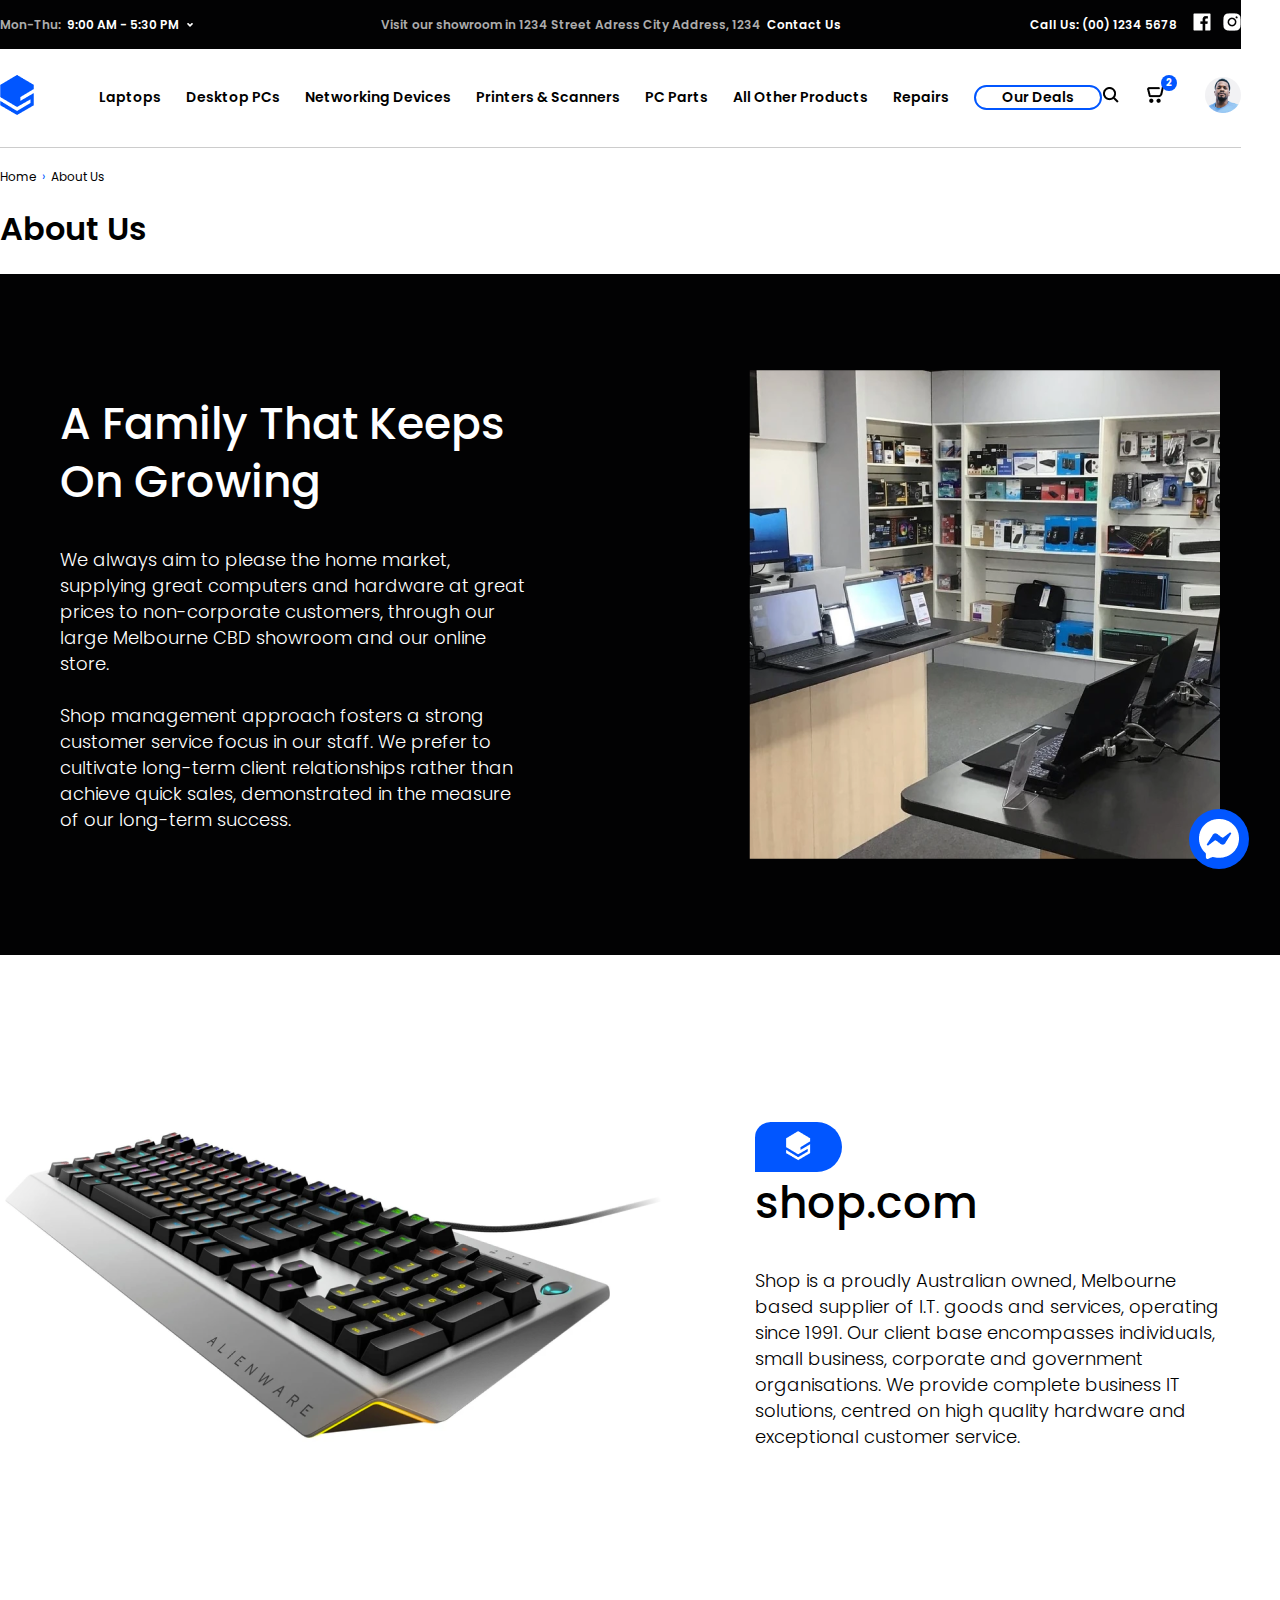
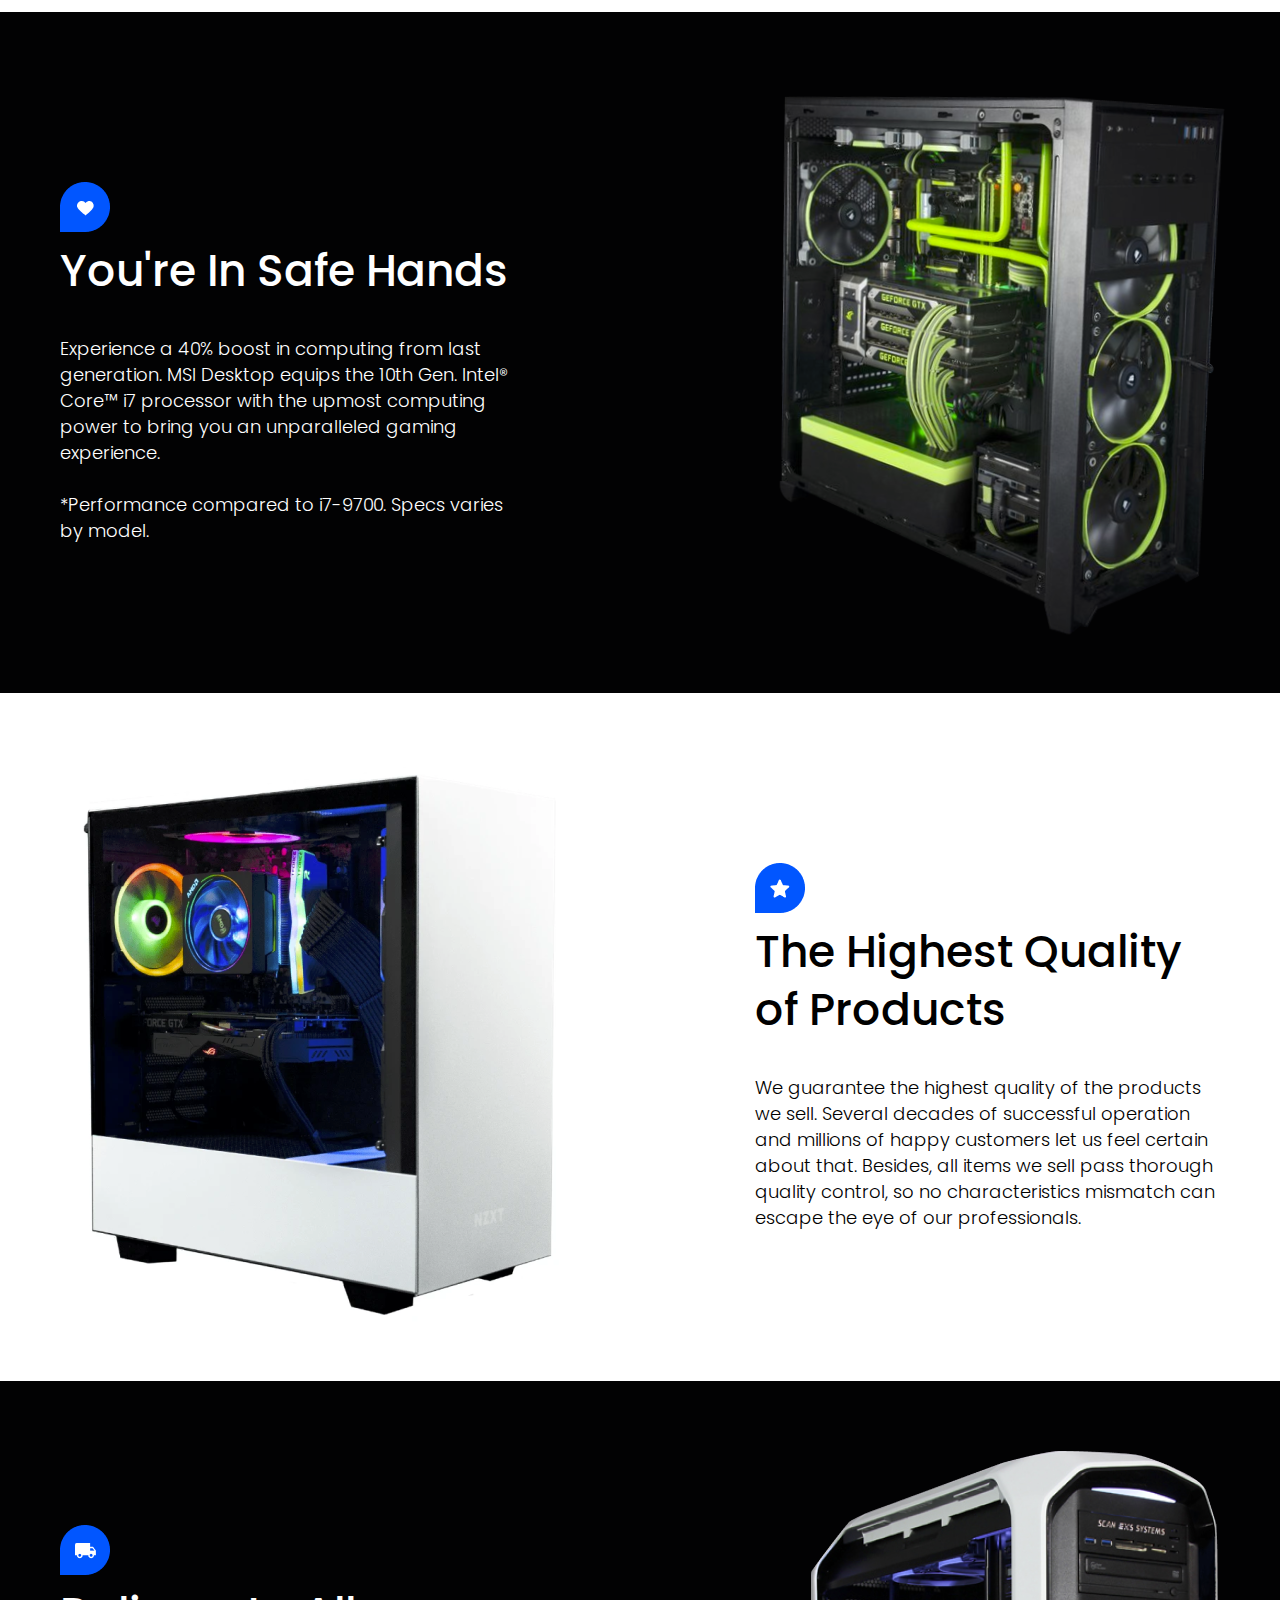
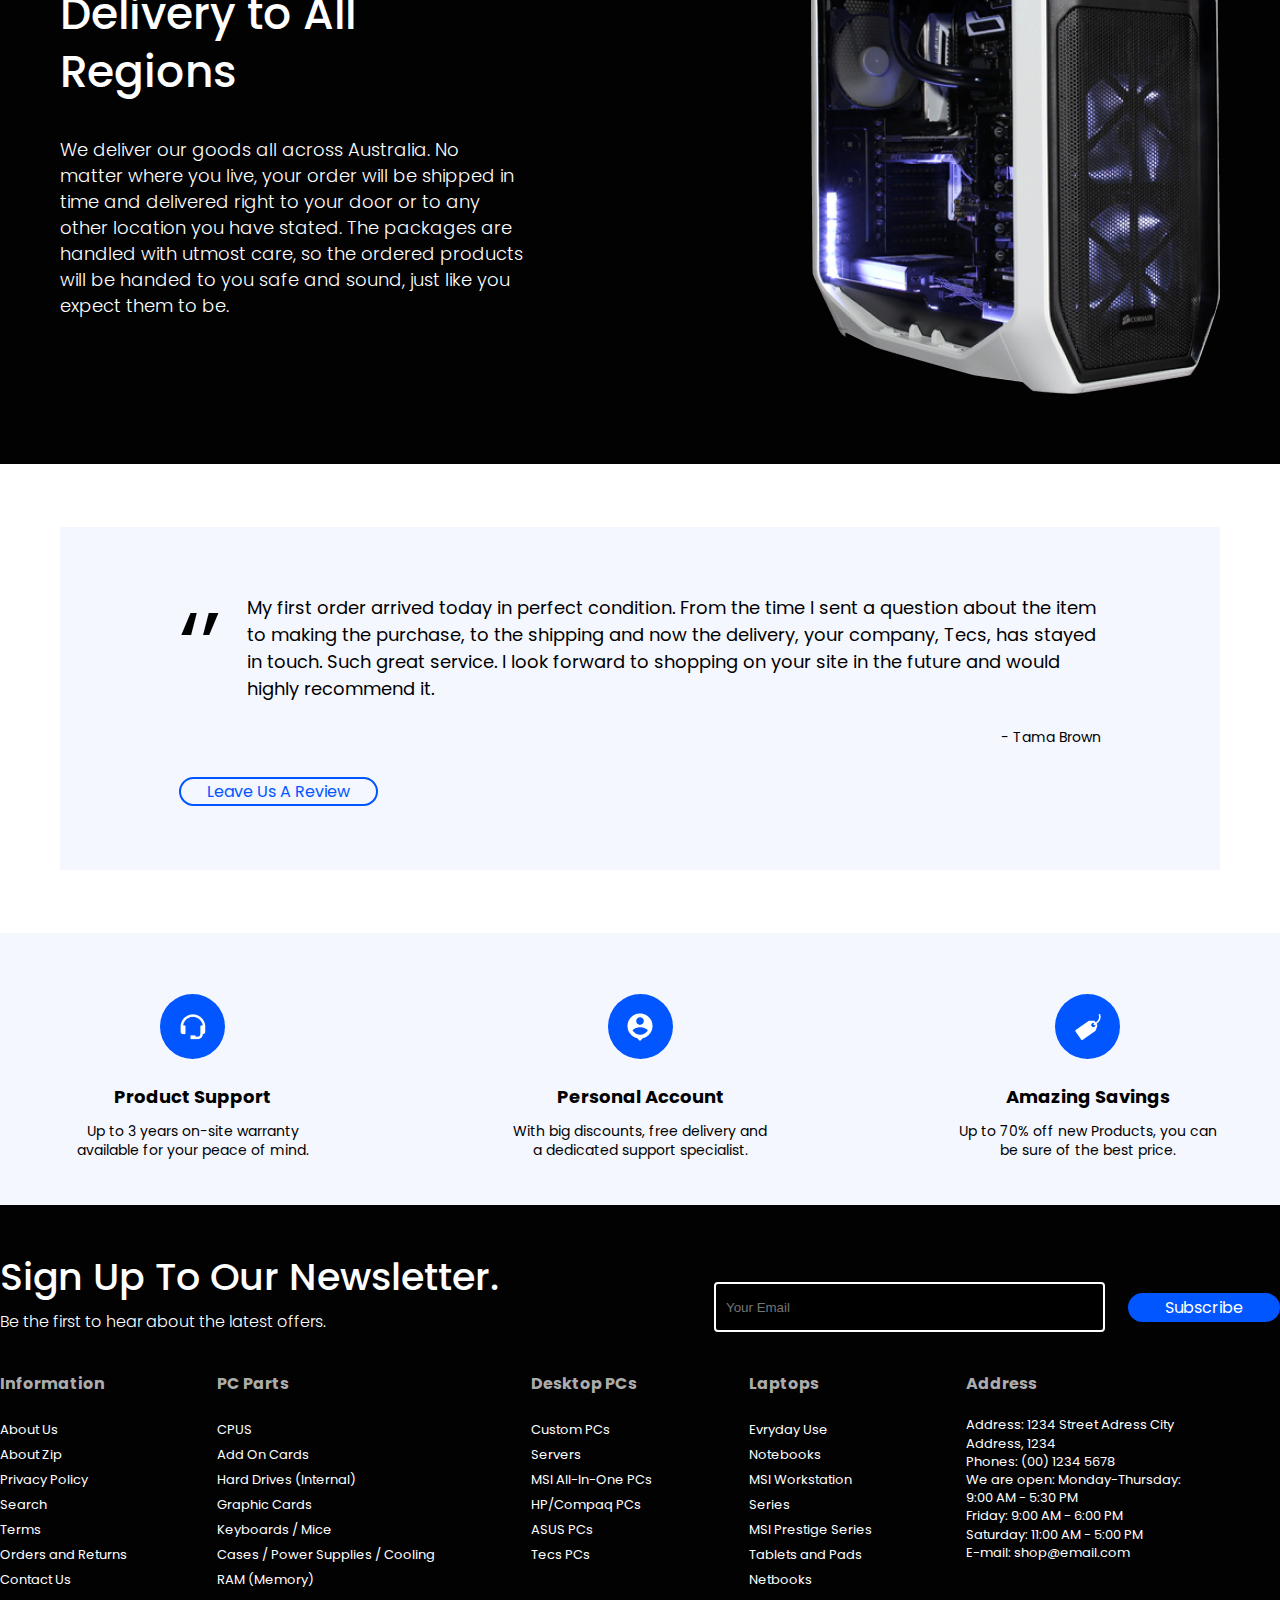
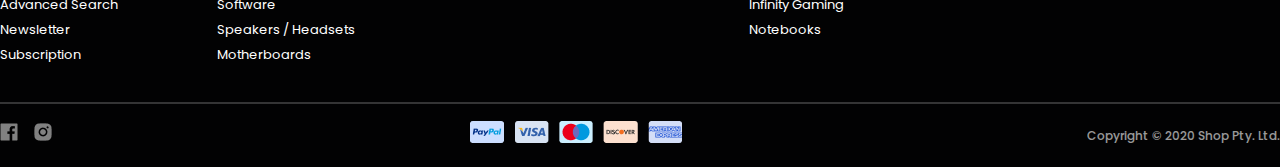
<file: about-us.html>
<!DOCTYPE html>
<html lang="en">

<head>
  <meta charset="UTF-8">
  <meta http-equiv="X-UA-Compatible" content="IE=edge">
  <meta name="viewport" content="width=device-width, initial-scale=1.0">
  <link rel="preconnect" href="https://fonts.googleapis.com">
  <link rel="preconnect" href="https://fonts.gstatic.com" crossorigin>
  <link href="https://fonts.googleapis.com/css2?family=Poppins:wght@300;400;500;600;700;800&display=swap"
    rel="stylesheet">

  <link rel="stylesheet" href="style.css">
  <link rel="stylesheet" href="about-us .css">
  <title>Tech Online Store Design</title>
</head>

<body>

  <header>
    <div class="black-bg">
      <div class="container">
        <div class="top-header flex-btwn">
          <div class="left-top-header flex">
            <p><span class="gray-color">Mon-Thu:&nbsp;</span> 9:00 AM - 5:30 PM</p>
            <img src="./images/open-icon.png" alt="">
          </div>
          <div class="hov-left-top-header box-shadow hidden">
            <div class="store-open-time flex gray">
              <div class="clock"><img src="./images/clock.png" alt=""></div>
              <div class="time">
                <p class="text-12-140">We are open:</p>
                <p class="text-13-19"><span class="gray-color">Mon-Thu:</span>&nbsp; 9:00 AM - 5:30 PM</p>
                <p class="text-13-14"><span class="gray-color">Fr:</span>&nbsp; 9:00 AM - 6:00 PM</p>
                <p class="text-13-14"><span class="gray-color">Sat:</span>&nbsp; 11:00 AM - 5:00 PM</p>
              </div>
            </div>
            <div class="hr opacity-0-2"></div>
            <div class="store-address flex gray">
              <div class="localisation"><img src="./images/localisation.png" alt=""></div>
              <div class="address">
                <p class="text-13-18">Address: 1234 Street Adress,<br>City Address, 1234</p>
              </div>
            </div>
            <div class="hr opacity-0-2"></div>
            <div class="store-call gray">
              <div class="call text-13-18">
                <p>Phones:&nbsp;<span class="blue-color">(00) 1234 5678</span></p>
                <p>E-mail:&nbsp;<span class="blue-color">shop@email.com</span></p>
              </div>
            </div>
          </div>
          <div class="center-top-header">
            <p><span class="gray-color">Visit our showroom in 1234 Street Adress City Address, 1234 &nbsp;</span><a
                href="./contact-us.html" class="underline">Contact Us</a></p>
          </div>
          <div class="right-top-header flex">
            <p class="white-color">Call Us: (00) 1234 5678 </p>
            <a href="" class="scal-1-2"><img src="./images/fb.png" alt="" class="w-fb"></a>
            <a href="" class="scal-1-2"><img src="./images/ig.png" alt=""></a>
          </div>
        </div>
      </div>
    </div>

    <div class="header-nav container flex">
      <div class="logo">
        <a href="./index.html"><img src="./images/logo.png" alt=""></a>
      </div>

      <nav class="flex-btwn">
        <ul class="menu flex">
          <li class="list-item"><a href="">Laptops</a>
            <div class="st-sub-menu box-shadow hidden">
              <ul>
                <li class="hov-st-sub-menu"><a href="" class="flex-btwn">Everyday Use Notebooks<img
                      src="./images/open-sub.png" alt=""></a>
                  <div class="nd-sub-menu box-shadow hidden">
                    <ul>
                      <li class="hov-nd-sub-menu"><a href="" href="" class="flex-btwn">MSI Workstation Series<img
                            src="./images/open-sub.png" alt=""></a>
                        <div class="rd-sub-menu box-shadow hidden">
                          <ul>
                            <li><a href="">MSI WS Series <span>(12)</span></a></li>
                            <li><a href="">MSI WT Series <span>(31)</span></a></li>
                            <li><a href="">MSI WE Series <span>(7)</span></a></li>
                          </ul>
                        </div>
                      </li>
                      <li><a href="">MSI Prestige Series</a></li>
                    </ul>
                  </div>
                </li>
                <li class="hov-st-sub-menu"><a href="" href="" class="flex-btwn">MSI Workstation Series<img
                      src="./images/open-sub.png" alt=""></a>
                  <div class="nd-sub-menu box-shadow hidden">
                    <ul>
                      <li><a href="">MSI Workstation Series</a></li>
                      <li class="hov-nd-sub-menu"><a href="" href="" class="flex-btwn">MSI Prestige Series<img
                            src="./images/open-sub.png" alt=""></a>
                        <div class="rd-sub-menu box-shadow hidden">
                          <ul>
                            <li><a href="">MSI WS Series <span>(12)</span></a></li>
                            <li><a href="">MSI WT Series <span>(31)</span></a></li>
                            <li><a href="">MSI WE Series <span>(7)</span></a></li>
                          </ul>
                        </div>
                      </li>
                      <li><a href="">MSI Workstation Series</a></li>
                    </ul>
                  </div>
                </li>
                <li><a href="">MSI Prestige Series
                  </a></li>
                <li><a href="">Gaming Notebooks</a></li>
                <li><a href="">Tablets And Pads</a></li>
                <li><a href="">Netbooks</a></li>
                <li><a href="">Infinity Gaming Notebooks</a></li>
              </ul>
            </div>
          </li>
          <li class="list-item"><a href="">Desktop PCs</a>
            <div class="st-sub-menu box-shadow hidden">
              <ul>
                <li><a href="">Everyday Use Notebooks</a></li>
                <li><a href="">MSI Workstation Series</a></li>
                <li class="hov-st-sub-menu"><a href="" href="" class="flex-btwn">MSI Prestige Series<img
                      src="./images/open-sub.png" alt=""></a>
                  <div class="nd-sub-menu box-shadow hidden">
                    <ul>
                      <li class="hov-nd-sub-menu"><a href="" href="" class="flex-btwn">MSI Workstation Series<img
                            src="./images/open-sub.png" alt=""></a>
                        <div class="rd-sub-menu box-shadow hidden">
                          <ul>
                            <li><a href="">MSI WS Series <span>(12)</span></a></li>
                            <li><a href="">MSI WT Series <span>(31)</span></a></li>
                            <li><a href="">MSI WE Series <span>(7)</span></a></li>
                          </ul>
                        </div>
                      </li>
                      <li><a href="">MSI Prestige Series</a></li>
                      <li class="hov-nd-sub-menu"><a href="" href="" class="flex-btwn">MSI Workstation Series<img
                            src="./images/open-sub.png" alt=""></a>
                        <div class="rd-sub-menu box-shadow hidden">
                          <ul>
                            <li><a href="">MSI WS Series <span>(12)</span></a></li>
                            <li><a href="">MSI WT Series <span>(31)</span></a></li>
                            <li><a href="">MSI WE Series <span>(7)</span></a></li>
                          </ul>
                        </div>
                      </li>
                    </ul>
                  </div>
                </li>
                <li class="hov-st-sub-menu"><a href="" href="" class="flex-btwn">Gaming Notebooks<img
                      src="./images/open-sub.png" alt=""></a>
                  <div class="nd-sub-menu box-shadow hidden">
                    <ul>
                      <li class="hov-nd-sub-menu"><a href="" href="" class="flex-btwn">MSI Workstation Series<img
                            src="./images/open-sub.png" alt=""></a>
                        <div class="rd-sub-menu box-shadow hidden">
                          <ul>
                            <li><a href="">MSI WS Series <span>(12)</span></a></li>
                            <li><a href="">MSI WT Series <span>(31)</span></a></li>
                            <li><a href="">MSI WE Series <span>(7)</span></a></li>
                          </ul>
                        </div>
                      </li>
                      <li><a href="">MSI Prestige Series</a></li>
                    </ul>
                  </div>
                </li>
                <li><a href="">Tablets And Pads</a></li>
                <li><a href="">Netbooks</a></li>
                <li class="hov-st-sub-menu"><a href="" href="" class="flex-btwn">Infinity Gaming Notebooks<img
                      src="./images/open-sub.png" alt=""></a>
                  <div class="nd-sub-menu box-shadow hidden">
                    <ul>
                      <li><a href="">MSI Workstation Series</a></li>
                      <li class="hov-nd-sub-menu"><a href="" href="" class="flex-btwn">MSI Prestige Series<img
                            src="./images/open-sub.png" alt=""></a>
                        <div class="rd-sub-menu box-shadow hidden">
                          <ul>
                            <li><a href="">MSI WS Series <span>(12)</span></a></li>
                            <li><a href="">MSI WT Series <span>(31)</span></a></li>
                            <li><a href="">MSI WE Series <span>(7)</span></a></li>
                          </ul>
                        </div>
                      </li>
                      <li><a href="">MSI Workstation Series</a></li>
                    </ul>
                  </div>
                </li>
              </ul>
            </div>
          </li>
          <li class="list-item"><a href="">Networking Devices</a>
            <div class="st-sub-menu box-shadow hidden">
              <ul>
                <li><a href="">Everyday Use Notebooks</a></li>
                <li><a href="">MSI Workstation Series</a></li>
                <li><a href="">MSI Prestige Series</a></li>
                <li><a href="">Gaming Notebooks</a></li>
                <li class="hov-st-sub-menu"><a href="" href="" class="flex-btwn">Tablets And Pads<img
                      src="./images/open-sub.png" alt="">
                    <div class="nd-sub-menu box-shadow hidden">
                      <ul>
                        <li><a href="">MSI Workstation Series</a></li>
                        <li class="hov-nd-sub-menu"><a href="" href="" class="flex-btwn">MSI Prestige Series<img
                              src="./images/open-sub.png" alt=""></a>
                          <div class="rd-sub-menu box-shadow hidden">
                            <ul>
                              <li><a href="">MSI WS Series <span>(12)</span></a></li>
                              <li><a href="">MSI WT Series <span>(31)</span></a></li>
                              <li><a href="">MSI WE Series <span>(7)</span></a></li>
                            </ul>
                          </div>
                        </li>
                        <li><a href="">MSI Workstation Series</a></li>
                      </ul>
                    </div>
                  </a>
                </li>
                <li class="hov-st-sub-menu"><a href="" href="" class="flex-btwn">Netbooks<img
                      src="./images/open-sub.png" alt=""></a>
                  <div class="nd-sub-menu box-shadow hidden">
                    <ul>
                      <li class="hov-nd-sub-menu"><a href="" href="" class="flex-btwn">MSI Workstation Series<img
                            src="./images/open-sub.png" alt=""></a>
                        <div class="rd-sub-menu box-shadow hidden">
                          <ul>
                            <li><a href="">MSI WS Series <span>(12)</span></a></li>
                            <li><a href="">MSI WT Series <span>(31)</span></a></li>
                            <li><a href="">MSI WE Series <span>(7)</span></a></li>
                          </ul>
                        </div>
                      </li>
                      <li><a href="">MSI Prestige Series</a></li>
                      <li class="hov-nd-sub-menu"><a href="" href="" class="flex-btwn">MSI Workstation Series<img
                            src="./images/open-sub.png" alt=""></a>
                        <div class="rd-sub-menu box-shadow hidden">
                          <ul>
                            <li><a href="">MSI WS Series <span>(12)</span></a></li>
                            <li><a href="">MSI WT Series <span>(31)</span></a></li>
                            <li><a href="">MSI WE Series <span>(7)</span></a></li>
                          </ul>
                        </div>
                      </li>
                    </ul>
                  </div>
                </li>
                <li><a href="">Infinity Gaming Notebooks</a></li>
              </ul>
            </div>
          </li>
          <li class="list-item"><a href="">Printers & Scanners</a>
            <div class="st-sub-menu box-shadow hidden">
              <ul>
                <li><a href="">Everyday Use Notebooks</a></li>
                <li class="hov-st-sub-menu"><a href="" href="" class="flex-btwn">MSI Workstation Series<img
                      src="./images/open-sub.png" alt=""></a>
                  <div class="nd-sub-menu box-shadow hidden">
                    <ul>
                      <li class="hov-nd-sub-menu"><a href="" href="" class="flex-btwn">MSI Workstation Series<img
                            src="./images/open-sub.png" alt=""></a>
                        <div class="rd-sub-menu box-shadow hidden">
                          <ul>
                            <li><a href="">MSI WS Series <span>(12)</span></a></li>
                            <li><a href="">MSI WT Series <span>(31)</span></a></li>
                            <li><a href="">MSI WE Series <span>(7)</span></a></li>
                          </ul>
                        </div>
                      </li>
                      <li><a href="">MSI Prestige Series</a></li>
                      <li class="hov-nd-sub-menu"><a href="" href="" class="flex-btwn">MSI Workstation Series<img
                            src="./images/open-sub.png" alt=""></a>
                        <div class="rd-sub-menu box-shadow hidden">
                          <ul>
                            <li><a href="">MSI WS Series <span>(12)</span></a></li>
                            <li><a href="">MSI WT Series <span>(31)</span></a></li>
                            <li><a href="">MSI WE Series <span>(7)</span></a></li>
                          </ul>
                        </div>
                      </li>
                      <li><a href="">MSI Prestige Series</a></li>
                      <li class="hov-nd-sub-menu"><a href="" href="" class="flex-btwn">MSI Workstation Series<img
                            src="./images/open-sub.png" alt=""></a>
                        <div class="rd-sub-menu box-shadow hidden">
                          <ul>
                            <li><a href="">MSI WS Series <span>(12)</span></a></li>
                            <li><a href="">MSI WT Series <span>(31)</span></a></li>
                            <li><a href="">MSI WE Series <span>(7)</span></a></li>
                          </ul>
                        </div>
                      </li>
                    </ul>
                  </div>
                </li>
                <li><a href="">MSI Prestige Series</a></li>
                <li class="hov-st-sub-menu"><a href="" href="" class="flex-btwn">Gaming Notebooks<img
                      src="./images/open-sub.png" alt=""></a>
                  <div class="nd-sub-menu box-shadow hidden">
                    <ul>
                      <li><a href="">MSI Workstation Series</a></li>
                      <li class="hov-nd-sub-menu"><a href="" href="" class="flex-btwn">MSI Prestige Series<img
                            src="./images/open-sub.png" alt=""></a>
                        <div class="rd-sub-menu box-shadow hidden">
                          <ul>
                            <li><a href="">MSI WS Series <span>(12)</span></a></li>
                            <li><a href="">MSI WT Series <span>(31)</span></a></li>
                            <li><a href="">MSI WE Series <span>(7)</span></a></li>
                          </ul>
                        </div>
                      </li>
                      <li><a href="">MSI Workstation Series</a></li>
                    </ul>
                  </div>
                </li>
                <li><a href="">Tablets And Pads</a></li>
                <li><a href="" href="" class="flex-btwn">Netbooks<img src="./images/open-sub.png" alt=""></a></li>
                <li class="hov-st-sub-menu"><a href="" href="" class="flex-btwn">Infinity Gaming Notebooks<img
                      src="./images/open-sub.png" alt=""></a>
                  <div class="nd-sub-menu box-shadow hidden">
                    <ul>
                      <li class="hov-nd-sub-menu"><a href="" href="" class="flex-btwn">MSI Workstation Series<img
                            src="./images/open-sub.png" alt=""></a>
                        <div class="rd-sub-menu box-shadow hidden">
                          <ul>
                            <li><a href="">MSI WS Series <span>(12)</span></a></li>
                            <li><a href="">MSI WT Series <span>(31)</span></a></li>
                            <li><a href="">MSI WE Series <span>(7)</span></a></li>
                          </ul>
                        </div>
                      </li>
                      <li><a href="">MSI Prestige Series</a></li>
                    </ul>
                  </div>
                </li>
              </ul>
            </div>
          </li>
          <li class="list-item"><a href="">PC Parts</a>
            <div class="st-sub-menu box-shadow hidden">
              <ul>
                <li class="hov-st-sub-menu"><a href="" href="" class="flex-btwn">Everyday Use Notebooks<img
                      src="./images/open-sub.png" alt=""></a>
                  <div class="nd-sub-menu box-shadow hidden">
                    <ul>
                      <li class="hov-nd-sub-menu"><a href="" href="" class="flex-btwn">MSI Workstation Series<img
                            src="./images/open-sub.png" alt=""></a>
                        <div class="rd-sub-menu box-shadow hidden">
                          <ul>
                            <li><a href="">MSI WS Series <span>(12)</span></a></li>
                            <li><a href="">MSI WT Series <span>(31)</span></a></li>
                            <li><a href="">MSI WE Series <span>(7)</span></a></li>
                          </ul>
                        </div>
                      </li>
                      <li><a href="">MSI Prestige Series</a></li>
                      <li class="hov-nd-sub-menu"><a href="" href="" class="flex-btwn">MSI Workstation Series<img
                            src="./images/open-sub.png" alt=""></a>
                        <div class="rd-sub-menu box-shadow hidden">
                          <ul>
                            <li><a href="">MSI WS Series <span>(12)</span></a></li>
                            <li><a href="">MSI WT Series <span>(31)</span></a></li>
                            <li><a href="">MSI WE Series <span>(7)</span></a></li>
                          </ul>
                        </div>
                      </li>
                    </ul>
                  </div>
                </li>
                <li class="hov-st-sub-menu"><a href="" href="" class="flex-btwn">MSI Workstation Series<img
                      src="./images/open-sub.png" alt=""></a>
                  <div class="nd-sub-menu box-shadow hidden">
                    <ul>
                      <li class="hov-nd-sub-menu"><a href="" href="" class="flex-btwn">MSI Workstation Series<img
                            src="./images/open-sub.png" alt=""></a>
                        <div class="rd-sub-menu box-shadow hidden">
                          <ul>
                            <li><a href="">MSI WS Series <span>(12)</span></a></li>
                            <li><a href="">MSI WT Series <span>(31)</span></a></li>
                            <li><a href="">MSI WE Series <span>(7)</span></a></li>
                          </ul>
                        </div>
                      </li>
                      <li><a href="">MSI Prestige Series</a></li>
                      <li class="hov-nd-sub-menu"><a href="" href="" class="flex-btwn">MSI Workstation Series<img
                            src="./images/open-sub.png" alt=""></a>
                        <div class="rd-sub-menu box-shadow hidden">
                          <ul>
                            <li><a href="">MSI WS Series <span>(12)</span></a></li>
                            <li><a href="">MSI WT Series <span>(31)</span></a></li>
                            <li><a href="">MSI WE Series <span>(7)</span></a></li>
                          </ul>
                        </div>
                      </li>
                      <li><a href="">MSI Prestige Series</a></li>
                      <li class="hov-nd-sub-menu"><a href="" href="" class="flex-btwn">MSI Workstation Series<img
                            src="./images/open-sub.png" alt=""></a>
                        <div class="rd-sub-menu box-shadow hidden">
                          <ul>
                            <li><a href="">MSI WS Series <span>(12)</span></a></li>
                            <li><a href="">MSI WT Series <span>(31)</span></a></li>
                            <li><a href="">MSI WE Series <span>(7)</span></a></li>
                          </ul>
                        </div>
                      </li>
                    </ul>
                  </div>
                </li>
                <li><a href="">MSI Prestige Series
                  </a></li>
                <li><a href="">Gaming Notebooks</a></li>
                <li><a href="">Tablets And Pads</a></li>
                <li><a href="">Netbooks</a></li>
                <li><a href="">Infinity Gaming Notebooks</a></li>
              </ul>
            </div>
          </li>
          <li class="list-item"><a href="">All Other Products</a>
            <div class="st-sub-menu box-shadow hidden">
              <ul>
                <li><a href="">Everyday Use Notebooks</a></li>
                <li><a href="">MSI Workstation Series</a></li>
                <li class="hov-st-sub-menu"><a href="" href="" class="flex-btwn">MSI Prestige Series<img
                      src="./images/open-sub.png" alt=""></a>
                  <div class="nd-sub-menu box-shadow hidden">
                    <ul>
                      <li class="hov-nd-sub-menu"><a href="" href="" class="flex-btwn">MSI Workstation Series<img
                            src="./images/open-sub.png" alt=""></a>
                        <div class="rd-sub-menu box-shadow hidden">
                          <ul>
                            <li><a href="">MSI WS Series <span>(12)</span></a></li>
                            <li><a href="">MSI WT Series <span>(31)</span></a></li>
                            <li><a href="">MSI WE Series <span>(7)</span></a></li>
                          </ul>
                        </div>
                      </li>
                      <li><a href="">MSI Prestige Series</a></li>
                    </ul>
                  </div>
                </li>
                <li class="hov-st-sub-menu"><a href="" href="" class="flex-btwn">Gaming Notebooks<img
                      src="./images/open-sub.png" alt=""></a>
                  <div class="nd-sub-menu box-shadow hidden">
                    <ul>
                      <li><a href="">MSI Workstation Series</a></li>
                      <li class="hov-nd-sub-menu"><a href="" href="" class="flex-btwn">MSI Prestige Series<img
                            src="./images/open-sub.png" alt=""></a>
                        <div class="rd-sub-menu box-shadow hidden">
                          <ul>
                            <li><a href="">MSI WS Series <span>(12)</span></a></li>
                            <li><a href="">MSI WT Series <span>(31)</span></a></li>
                            <li><a href="">MSI WE Series <span>(7)</span></a></li>
                          </ul>
                        </div>
                      </li>
                      <li><a href="">MSI Workstation Series</a></li>
                    </ul>
                  </div>
                </li>
                <li><a href="">Tablets And Pads</a></li>
                <li><a href="">Netbooks</a></li>
                <li class="hov-st-sub-menu"><a href="" href="" class="flex-btwn">Infinity Gaming Notebooks<img
                      src="./images/open-sub.png" alt=""></a>
                  <div class="nd-sub-menu box-shadow hidden">
                    <ul>
                      <li class="hov-nd-sub-menu"><a href="" href="" class="flex-btwn">MSI Workstation Series<img
                            src="./images/open-sub.png" alt=""></a>
                        <div class="rd-sub-menu box-shadow hidden">
                          <ul>
                            <li><a href="">MSI WS Series <span>(12)</span></a></li>
                            <li><a href="">MSI WT Series <span>(31)</span></a></li>
                            <li><a href="">MSI WE Series <span>(7)</span></a></li>
                          </ul>
                        </div>
                      </li>
                      <li><a href="">MSI Prestige Series</a></li>
                      <li class="hov-nd-sub-menu"><a href="" href="" class="flex-btwn">MSI Workstation Series<img
                            src="./images/open-sub.png" alt=""></a>
                        <div class="rd-sub-menu box-shadow hidden">
                          <ul>
                            <li><a href="">MSI WS Series <span>(12)</span></a></li>
                            <li><a href="">MSI WT Series <span>(31)</span></a></li>
                            <li><a href="">MSI WE Series <span>(7)</span></a></li>
                          </ul>
                        </div>
                      </li>
                    </ul>
                  </div>
                </li>
              </ul>
            </div>
          </li>
          <li class="list-item"><a href="">Repairs</a>
            <div class="st-sub-menu box-shadow hidden">
              <ul>
                <li><a href="">Everyday Use Notebooks</a></li>
                <li><a href="">MSI Workstation Series</a></li>
                <li><a href="">MSI Prestige Series</a></li>
                <li><a href="">Gaming Notebooks</a></li>
                <li class="hov-st-sub-menu"><a href="" href="" class="flex-btwn">Tablets And Pads<img
                      src="./images/open-sub.png" alt=""></a>
                  <div class="nd-sub-menu box-shadow hidden">
                    <ul>
                      <li><a href="">MSI Workstation Series</a></li>
                      <li class="hov-nd-sub-menu"><a href="" href="" class="flex-btwn">MSI Prestige Series<img
                            src="./images/open-sub.png" alt=""></a>
                        <div class="rd-sub-menu box-shadow hidden">
                          <ul>
                            <li><a href="">MSI WS Series <span>(12)</span></a></li>
                            <li><a href="">MSI WT Series <span>(31)</span></a></li>
                            <li><a href="">MSI WE Series <span>(7)</span></a></li>
                          </ul>
                        </div>
                      </li>
                      <li><a href="">MSI Workstation Series</a></li>
                    </ul>
                  </div>
                </li>
                <li class="hov-st-sub-menu"><a href="" href="" class="flex-btwn">Netbooks<img
                      src="./images/open-sub.png" alt=""></a>
                  <div class="nd-sub-menu box-shadow hidden">
                    <ul>
                      <li class="hov-nd-sub-menu"><a href="" href="" class="flex-btwn">MSI Workstation Series<img
                            src="./images/open-sub.png" alt=""></a>
                        <div class="rd-sub-menu box-shadow hidden">
                          <ul>
                            <li><a href="">MSI WS Series <span>(12)</span></a></li>
                            <li><a href="">MSI WT Series <span>(31)</span></a></li>
                            <li><a href="">MSI WE Series <span>(7)</span></a></li>
                          </ul>
                        </div>
                      </li>
                      <li><a href="">MSI Prestige Series</a></li>
                    </ul>
                  </div>
                </li>
                <li><a href="">Infinity Gaming Notebooks</a></li>
              </ul>
            </div>
          </li>
          <li class="list-item cta btn "><a href="">Our Deals</a></li>
        </ul>

        <div class="my-nav flex">
          <a href="" class="scal-1-3"><img src="./images/search-icon.png" alt=""></a>
          <div class="basket"><a href="./cart.html"><img src="./images/basket-icon.png" alt=""></a>

            <div class="basket-oval"><a href=""><span class="white-color">2</span></a></div>

            <div class="hov-my-card box-shadow hidden">
              <div class="top-hov-my-card">
                <p class="text-18-140">My Cart</p>
                <p class="text-12-140 gray-color">2 item in cart</p>
                <a href="./cart.html" class="blue-color btn flex scal-1-2">View or Edit Your Cart</a>
              </div>
              <div class="hr opacity-0-2"></div>
              <div class="items-hov-my-card flex-btwn">
                <p>1&nbsp;x</p>
                <img src="./images/my-card-item.png" alt="">
                <div class="flex-start">
                  <p class="text-13-19-normal">EX DISPLAY : MSI Pro 16 Flex-036AU 15.6 MULTITOUCH All-In-On...</p>
                  <div class="edit-command">
                    <img src="./images/cancel.png" alt="" class="scal-1-3">
                    <img src="./images/edit.png" alt="" class="scal-1-3">
                  </div>
                </div>
              </div>
              <div class="hr opacity-0-2"></div>
              <div class="items-hov-my-card flex-btwn">
                <p>1&nbsp;x</p>
                <img src="./images/my-card-item.png" alt="">
                <div class="flex-start">
                  <p class="text-13-19-normal">EX DISPLAY : MSI Pro 16 Flex-036AU 15.6 MULTITOUCH All-In-On...</p>
                  <div class="edit-command">
                    <img src="./images/cancel.png" alt="" class="scal-1-3">
                    <img src="./images/edit.png" alt="" class="scal-1-3">
                  </div>
                </div>
              </div>
              <div class="hr opacity-0-2"></div>
              <div class="bottom-hov-my-card">
                <p class="text-14-140"><span class="gray-color ">Subtotal:</span>&nbsp;$499.00</p>
                <a href="./checkout.html" class="blue-btn btn white-color flex scal-1-2">Go to Checkout</a>
                <a href="./checkout.html" class="yellow-btn btn flex-btwn scal-1-2">Check out with<img
                    src="./images/paypal-btn.png" alt="" class="paypal"></a>
              </div>
            </div>
          </div>
          <div class="my-account">
            <a href="./user-account.html" class="id-photo"><img src="./images/id-photo.png" alt="">
              <div class="hov-my-account hidden">
                <ul>
                  <li class="gray"><a href="./user-account.html">My Account</a></li>
                  <li class="gray"><a href="">My Wish List (0)</a></li>
                  <li class="gray"><a href="">Compare (0)</a></li>
                  <li class="gray"><a href="./register.html">Create an Account</a></li>
                  <li class="gray"><a href="./register.html">Sign In</a></li>
                </ul>
              </div>
            </a>
          </div>
        </div>
      </nav>
    </div>
    <div class="fb-messenger"><a href="">
        <div class="oval-fb-messenger"><img src="./images/fb-messenger-icon.png" alt="" class="fb-messenger-icon"></div>
      </a>
    </div>
  </header>

  <main>
    <section class="about-us container menu-padding">
      <p class="text-12-140"><a href="./index.html">Home</a>&nbsp;&nbsp;<span class="blue-color">›</span>&nbsp;&nbsp;About Us</p>
      <h2 class="text-32-48">About Us</h2>
    </section>

    <section class="black-bg">
      <div class="family white-color small-container flex-btwn">
        <div class="text col-flex-start">
          <h3 class="text-44-58">A Family That Keeps On Growing</h3>
          <p class="text-18-26">We always aim to please the home market, supplying great computers and hardware at great
            prices to non-corporate customers, through our large Melbourne CBD showroom and our online store.<br><br>
            Shop management approach fosters a strong customer service focus in our staff. We prefer to cultivate
            long-term client relationships rather than achieve quick sales, demonstrated in the measure of our long-term
            success.</p>
        </div>
        <img src="./images/family.png" alt="">
      </div>
    </section>

    <section class="shop-com small-container flex-btwn flex-rev">
      <div class="text col-flex-start">
        <div class="logo-bg">
          <img src="./images/shop-com-logo.png" alt="" class="logo-icon">
        </div>
        <h3 class="text-44-58">shop.com</h3>
        <p class="text-18-26">Shop is a proudly Australian owned, Melbourne based supplier of I.T. goods and services,
          operating since 1991. Our client base encompasses individuals, small business, corporate and government
          organisations. We provide complete business IT solutions, centred on high quality hardware and exceptional
          customer service.</p>
      </div>
      <img src="./images/shop-com.png" alt="">
    </section>

    <section class="black-bg">
      <div class="safe-hands white-color small-container flex-btwn">
        <div class="text col-flex-start">
          <img src="./images/safe-hands-icon.png" alt="" class="br-icons">
          <h3 class="text-44-58">You're In Safe Hands</h3>
          <p class="text-18-26">Experience a 40% boost in computing from last generation. MSI Desktop equips the 10th
            Gen. Intel® Core™ i7 processor with the upmost computing power to bring you an unparalleled gaming
            experience.<br><br>
            *Performance compared to i7-9700. Specs varies by model.</p>
        </div>
        <img src="./images/safe-hands.png" alt="">
      </div>
    </section>

    <section class="highest-quality small-container flex-btwn flex-rev">
      <div class="text col-flex-start">
        <img src="./images/highest-quality-icon.png" alt="" class="br-icons">
        <h3 class="text-44-58">The Highest Quality of Products</h3>
        <p class="text-18-26">We guarantee the highest quality of the products we sell. Several decades of successful
          operation and millions of happy customers let us feel certain about that. Besides, all items we sell pass
          thorough quality control, so no characteristics mismatch can escape the eye of our professionals.</p>
      </div>
      <img src="./images/highest-quality.png" alt="">
    </section>

    <section class="black-bg">
      <div class="delivery white-color small-container flex-btwn">
        <div class="text col-flex-start">
          <img src="./images/delivery-icon.png" alt="" class="br-icons">
          <h3 class="text-44-58">Delivery to All Regions</h3>
          <p class="text-18-26">We deliver our goods all across Australia. No matter where you live, your order will be
            shipped in time and delivered right to your door or to any other location you have stated. The packages are
            handled with utmost care, so the ordered products will be handed to you safe and sound, just like you expect
            them to be.</p>
        </div>
        <img src="./images/delivery.png" alt="">
      </div>
    </section>

    <section class="quote f5-bg small-container">
      <div class="quote-sec">
        <div class="flex-btwn">
          <p class="quote-p">‘’</p>
          <p class="text-18-27 quote-pp">My first order arrived today in perfect condition. From the time I sent a
            question about the item to making the purchase, to the shipping and now the delivery, your company, Tecs,
            has stayed in touch. Such great service. I look forward to shopping on your site in the future and would
            highly recommend it.</p>
        </div>
        <p class="author text-14-21-normal">- Tama Brown</p>
        <div class="flex-btwn">
          <a href="./contact-us.html" class="btn blue-color scal-1-2">Leave Us A Review</a>
          <div class="flex">
            <div class="blue-cercle"></div>
            <div class="gray-cercle"></div>
            <div class="gray-cercle"></div>
            <div class="gray-cercle"></div>
          </div>
        </div>
      </div>
    </section>

    <section class="shared-main f5-bg ">
      <div class="cards-shared-main flex-btwn small-container">
        <div class="card-shared-main">
          <div class="product-support col-flex">
            <div class="oval-product-support oval-shared-main">
              <img src="./images/product-support.png" alt="" class="product-support-icon shared-main-icons">
            </div>
            <p class="text-18-24">Product Support</p>
            <p class="text-14-140-normal">Up to 3 years on-site warranty available for your peace of mind.</p>
          </div>
        </div>
        <div class="card-shared-main ">
          <div class="personal-account col-flex">
            <div class="oval-personal-account oval-shared-main">
              <img src="./images/personal-account.png" alt="" class="personal-account-icon shared-main-icons">
            </div>
            <p class="text-18-24">Personal Account</p>
            <p class="text-14-140-normal">With big discounts, free delivery and a dedicated support specialist.</p>
          </div>
        </div>
        <div class="card-shared-main">
          <div class="amazing-savings col-flex">
            <div class="oval-amazing-savings oval-shared-main">
              <img src="./images/amazing-savings.png" alt="" class="amazing-savings-icon shared-main-icons">
            </div>
            <p class="text-18-24">Amazing Savings</p>
            <p class="text-14-140-normal">Up to 70% off new Products, you can be sure of the best price.</p>
          </div>
        </div>
      </div>
    </section>
  </main>

  <footer class="black-bg">
    <div class="container">
      <div class="top-footer flex-btwn">
        <div class="left-top-footer">
          <p>Sign Up To Our Newsletter.</p>
          <p>Be the first to hear about the latest offers.</p>
        </div>
        <div class="right-top-footer flex">
          <input type="email" placeholder="Your Email" class="white-color">
          <a href="" class="btn blue-btn">Subscribe</a>
        </div>
      </div>
      <div class="center-footer flex-btwn">
        <ul>
          <li class="list-tite gray-color text-14-14">Information</li>
          <li><a href="./about-us.html" class="text-13-18">About Us</a></li>
          <li><a href="" class="text-13-18">About Zip</a></li>
          <li><a href="./faq.html" class="text-13-18">Privacy Policy</a></li>
          <li><a href="" class="text-13-18">Search</a></li>
          <li><a href="./faq.html" class="text-13-18">Terms</a></li>
          <li><a href="./faq.html" class="text-13-18">Orders and Returns</a></li>
          <li><a href="./contact-us.html" class="text-13-18">Contact Us</a></li>
          <li><a href="" class="text-13-18">Advanced Search</a></li>
          <li><a href="" class="text-13-18">Newsletter Subscription</a></li>
        </ul>
        <ul>
          <li class="list-tite gray-color text-14-14">PC Parts</li>
          <li><a href="" class="text-13-18">CPUS</a></li>
          <li><a href="" class="text-13-18">Add On Cards</a></li>
          <li><a href="" class="text-13-18">Hard Drives (Internal)</a></li>
          <li><a href="" class="text-13-18">Graphic Cards</a></li>
          <li><a href="" class="text-13-18">Keyboards / Mice</a></li>
          <li><a href="" class="text-13-18">Cases / Power Supplies / Cooling</a></li>
          <li><a href="" class="text-13-18">RAM (Memory)</a></li>
          <li><a href="" class="text-13-18">Software</a></li>
          <li><a href="" class="text-13-18">Speakers / Headsets</a></li>
          <li><a href="" class="text-13-18">Motherboards</a></li>
        </ul>
        <ul>
          <li class="list-tite gray-color text-14-14">Desktop PCs</li>
          <li><a href="" class="text-13-18">Custom PCs</a></li>
          <li><a href="" class="text-13-18">Servers</a></li>
          <li><a href="" class="text-13-18">MSI All-In-One PCs</a></li>
          <li><a href="" class="text-13-18">HP/Compaq PCs</a></li>
          <li><a href="" class="text-13-18">ASUS PCs</a></li>
          <li><a href="" class="text-13-18">Tecs PCs</a></li>
        </ul>
        <ul>
          <li class="list-tite gray-color text-14-14">Laptops</li>
          <li><a href="" class="text-13-18">Evryday Use Notebooks</a></li>
          <li><a href="" class="text-13-18">MSI Workstation Series</a></li>
          <li><a href="" class="text-13-18">MSI Prestige Series</a></li>
          <li><a href="" class="text-13-18">Tablets and Pads</a></li>
          <li><a href="" class="text-13-18">Netbooks</a></li>
          <li><a href="" class="text-13-18">Infinity Gaming Notebooks</a></li>
        </ul>
        <ul>
          <li class="list-tite gray-color text-14-14">Address</li>
          <li class="text-13-18">Address: 1234 Street Adress City Address, 1234</li>
          <li class="text-13-18">Phones: (00) 1234 5678</li>
          <li class="text-13-18">We are open: Monday-Thursday: 9:00 AM - 5:30 PM</li>
          <li class="text-13-18">Friday: 9:00 AM - 6:00 PM</li>
          <li class="text-13-18">Saturday: 11:00 AM - 5:00 PM</li>
          <li class="text-13-18">E-mail: shop@email.com</li>
        </ul>
      </div>
      <div class="hr2 opacity-0-2"></div>
      <div class="bottom-footer flex-btwn">
        <div class="social-media-footer">
          <a href=""><img src="./images/fb.png" alt="" class="opacity-0-5"></a>
          <a href=""><img src="./images/ig.png" alt="" class="opacity-0-5"></a>
        </div>
        <div class="center-bottom-footer">
          <img src="./images/paypal.png" alt="">
          <img src="./images/visa.png" alt="">
          <img src="./images/maestro.png" alt="">
          <img src="./images/discover.png" alt="">
          <img src="./images/american-express.png" alt="">
        </div>
        <p>Copyright © 2020 Shop Pty. Ltd.</p>
      </div>
    </div>
  </footer>
</body>
</html>
</file>
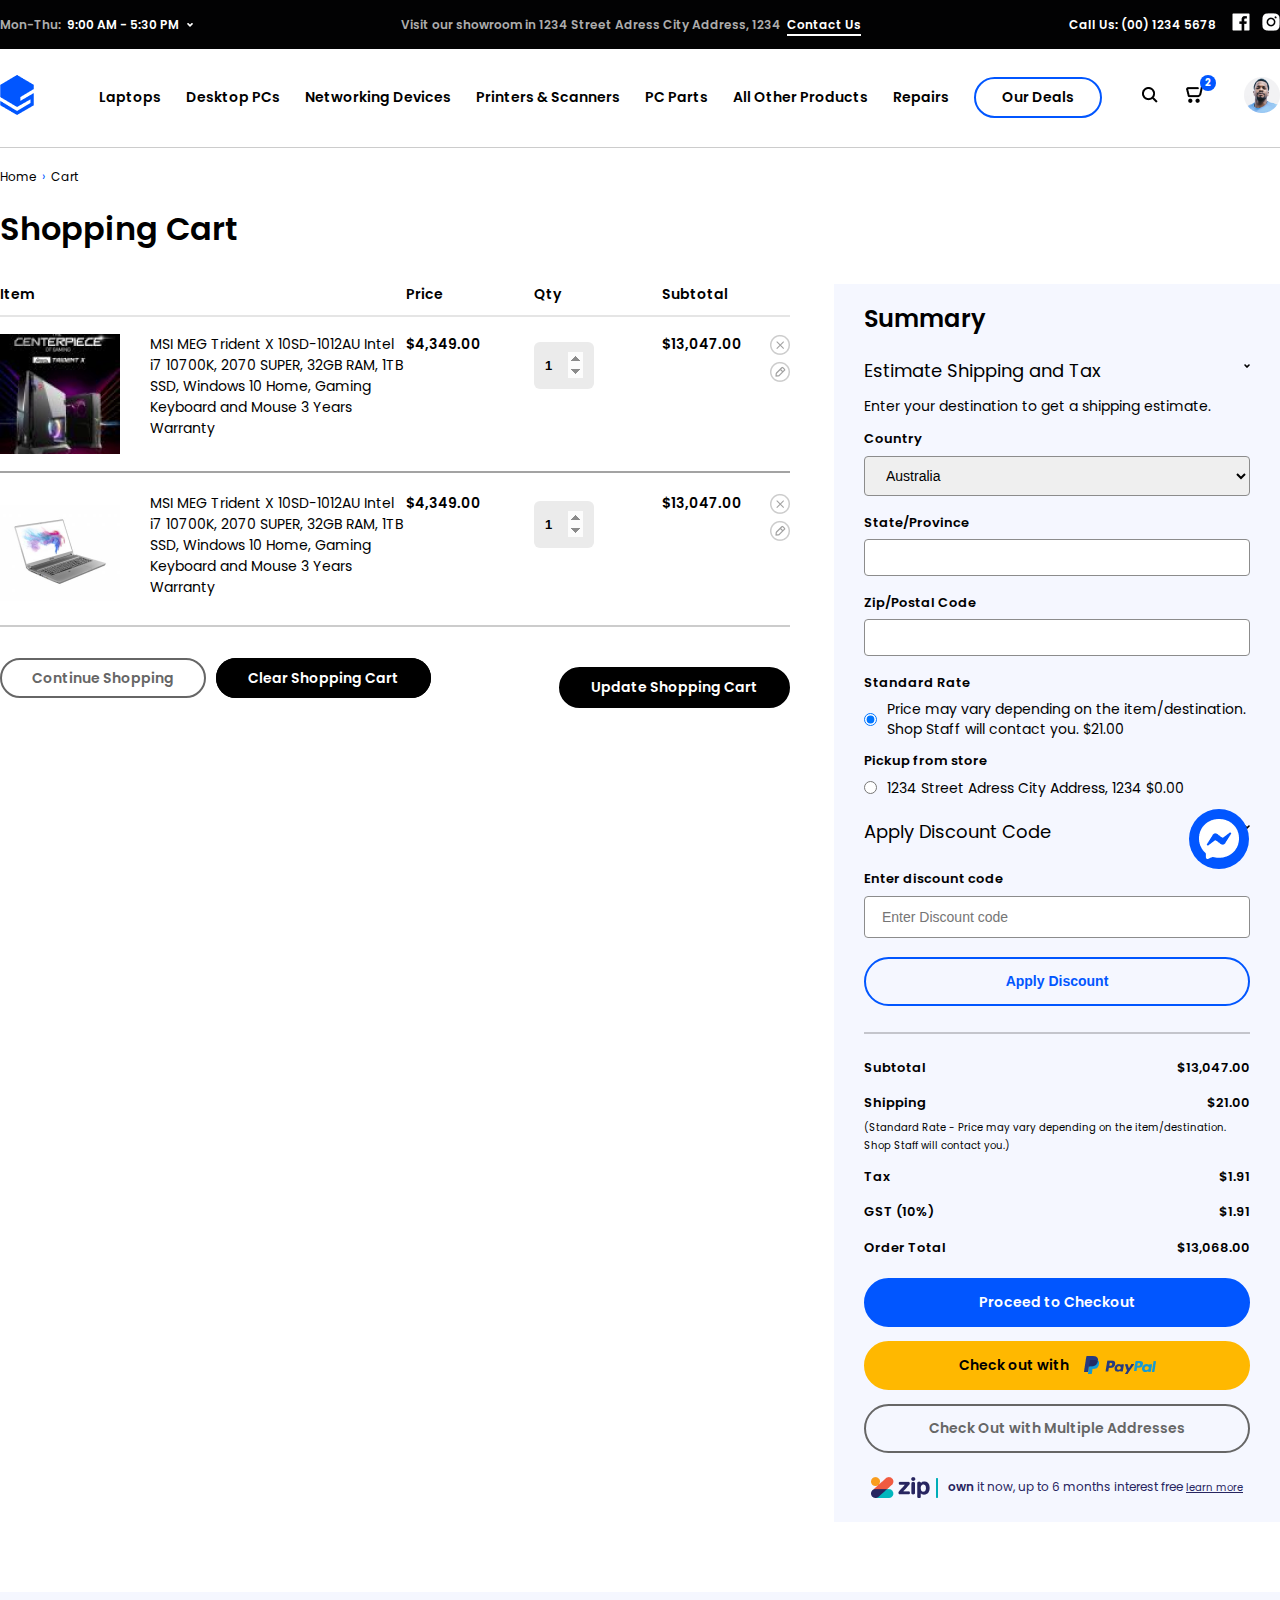
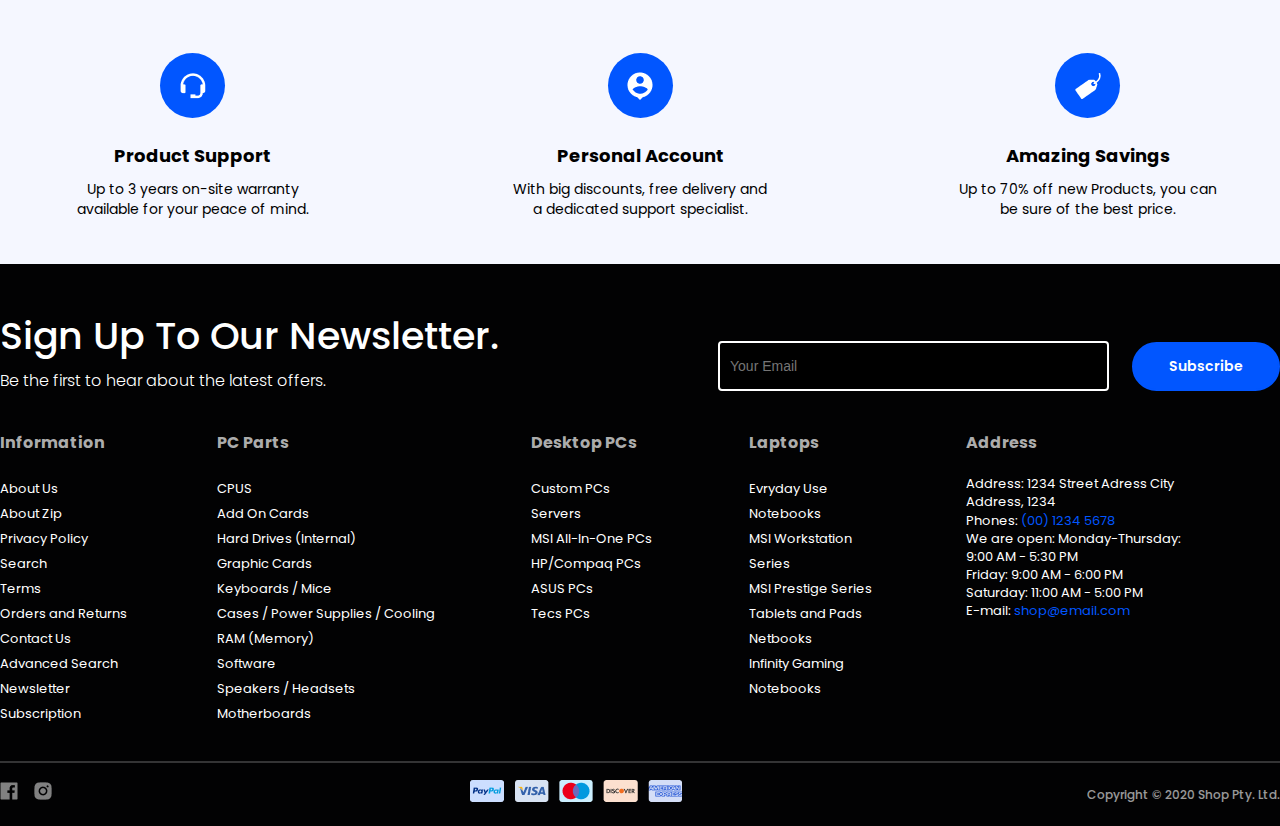
<file: cart.html>
<!DOCTYPE html>
<html lang="en">

<head>
  <meta charset="UTF-8">
  <meta http-equiv="X-UA-Compatible" content="IE=edge">
  <meta name="viewport" content="width=device-width, initial-scale=1.0">
  <link rel="preconnect" href="https://fonts.googleapis.com">
  <link rel="preconnect" href="https://fonts.gstatic.com" crossorigin>
  <link href="https://fonts.googleapis.com/css2?family=Poppins:wght@300;400;500;600;700;800&display=swap"
    rel="stylesheet">

  <link rel="stylesheet" href="style.css">
  <link rel="stylesheet" href="cart.css">
  <title>Tech Online Store Design</title>
</head>

<body>

  <header class="width-100">
    <div class="black-bg">
      <div class="container">
        <div class="top-header flex-btwn">
          <div class="left-top-header flex">
            <p><span class="gray-color">Mon-Thu:&nbsp;</span> 9:00 AM - 5:30 PM</p>
            <img src="./images/open-icon.png" alt="">
          </div>
          <div class="hov-left-top-header box-shadow hidden">
            <div class="store-open-time flex gray">
              <div class="clock"><img src="./images/clock.png" alt=""></div>
              <div class="time">
                <p class="text-12-140">We are open:</p>
                <p class="text-13-19"><span class="gray-color">Mon-Thu:</span>&nbsp; 9:00 AM - 5:30 PM</p>
                <p class="text-13-14"><span class="gray-color">Fr:</span>&nbsp; 9:00 AM - 6:00 PM</p>
                <p class="text-13-14"><span class="gray-color">Sat:</span>&nbsp; 11:00 AM - 5:00 PM</p>
              </div>
            </div>
            <div class="hr opacity-0-2"></div>
            <div class="store-address flex gray">
              <div class="localisation"><img src="./images/localisation.png" alt=""></div>
              <div class="address">
                <p class="text-13-18">Address: 1234 Street Adress,<br>City Address, 1234</p>
              </div>
            </div>
            <div class="hr opacity-0-2"></div>
            <div class="store-call gray">
              <div class="call text-13-18">
                <p>Phones:&nbsp;<span class="blue-color">(00) 1234 5678</span></p>
                <p>E-mail:&nbsp;<a href="mailto:aaa@example.com" class="blue-color">shop@email.com</a>shop@email.com</a></p>
              </div>
            </div>
          </div>
          <div class="center-top-header">
            <p><span class="gray-color">Visit our showroom in 1234 Street Adress City Address, 1234 &nbsp;</span><a
                href="./contact-us.html" class="white-underline">Contact Us</a></p>
          </div>
          <div class="right-top-header flex">
            <p class="white-color">Call Us: (00) 1234 5678 </p>
            <a href="" class="scal-1-2"><img src="./images/fb.png" alt="" class="w-fb"></a>
            <a href="" class="scal-1-2"><img src="./images/ig.png" alt=""></a>
          </div>
        </div>
      </div>
    </div>
  
    <div class="header-nav container flex">
      <div class="logo">
        <a href="./index.html"><img src="./images/logo.png" alt=""></a>
      </div>
  
      <nav class="flex-btwn">
        <ul class="menu flex">
          <li class="list-item"><a href="./catalog.html">Laptops</a>
            <div class="st-sub-menu box-shadow hidden">
              <ul>
                <li class="hov-st-sub-menu"><a href="" class="flex-btwn">Everyday Use Notebooks<img
                      src="./images/open-sub.png" alt=""></a>
                  <div class="nd-sub-menu box-shadow hidden">
                    <ul>
                      <li class="hov-nd-sub-menu"><a href="" href="" class="flex-btwn">MSI Workstation Series<img
                            src="./images/open-sub.png" alt=""></a>
                        <div class="rd-sub-menu box-shadow hidden">
                          <ul>
                            <li><a href="">MSI WS Series <span>(12)</span></a></li>
                            <li><a href="">MSI WT Series <span>(31)</span></a></li>
                            <li><a href="">MSI WE Series <span>(7)</span></a></li>
                          </ul>
                        </div>
                      </li>
                      <li><a href="">MSI Prestige Series</a></li>
                    </ul>
                  </div>
                </li>
                <li class="hov-st-sub-menu"><a href="" href="" class="flex-btwn">MSI Workstation Series<img
                      src="./images/open-sub.png" alt=""></a>
                  <div class="nd-sub-menu box-shadow hidden">
                    <ul>
                      <li><a href="">MSI Workstation Series</a></li>
                      <li class="hov-nd-sub-menu"><a href="" href="" class="flex-btwn">MSI Prestige Series<img
                            src="./images/open-sub.png" alt=""></a>
                        <div class="rd-sub-menu box-shadow hidden">
                          <ul>
                            <li><a href="">MSI WS Series <span>(12)</span></a></li>
                            <li><a href="">MSI WT Series <span>(31)</span></a></li>
                            <li><a href="">MSI WE Series <span>(7)</span></a></li>
                          </ul>
                        </div>
                      </li>
                      <li><a href="">MSI Workstation Series</a></li>
                    </ul>
                  </div>
                </li>
                <li><a href="">MSI Prestige Series
                  </a></li>
                <li><a href="">Gaming Notebooks</a></li>
                <li><a href="">Tablets And Pads</a></li>
                <li><a href="">Netbooks</a></li>
                <li><a href="">Infinity Gaming Notebooks</a></li>
              </ul>
            </div>
          </li>
          <li class="list-item"><a href="./catalog.html"">Desktop PCs</a>
            <div class="st-sub-menu box-shadow hidden">
              <ul>
                <li><a href="">Everyday Use Notebooks</a></li>
                <li><a href="">MSI Workstation Series</a></li>
                <li class="hov-st-sub-menu"><a href="" href="" class="flex-btwn">MSI Prestige Series<img
                      src="./images/open-sub.png" alt=""></a>
                  <div class="nd-sub-menu box-shadow hidden">
                    <ul>
                      <li class="hov-nd-sub-menu"><a href="" href="" class="flex-btwn">MSI Workstation Series<img
                            src="./images/open-sub.png" alt=""></a>
                        <div class="rd-sub-menu box-shadow hidden">
                          <ul>
                            <li><a href="">MSI WS Series <span>(12)</span></a></li>
                            <li><a href="">MSI WT Series <span>(31)</span></a></li>
                            <li><a href="">MSI WE Series <span>(7)</span></a></li>
                          </ul>
                        </div>
                      </li>
                      <li><a href="">MSI Prestige Series</a></li>
                      <li class="hov-nd-sub-menu"><a href="" href="" class="flex-btwn">MSI Workstation Series<img
                            src="./images/open-sub.png" alt=""></a>
                        <div class="rd-sub-menu box-shadow hidden">
                          <ul>
                            <li><a href="">MSI WS Series <span>(12)</span></a></li>
                            <li><a href="">MSI WT Series <span>(31)</span></a></li>
                            <li><a href="">MSI WE Series <span>(7)</span></a></li>
                          </ul>
                        </div>
                      </li>
                    </ul>
                  </div>
                </li>
                <li class="hov-st-sub-menu"><a href="" href="" class="flex-btwn">Gaming Notebooks<img
                      src="./images/open-sub.png" alt=""></a>
                  <div class="nd-sub-menu box-shadow hidden">
                    <ul>
                      <li class="hov-nd-sub-menu"><a href="" href="" class="flex-btwn">MSI Workstation Series<img
                            src="./images/open-sub.png" alt=""></a>
                        <div class="rd-sub-menu box-shadow hidden">
                          <ul>
                            <li><a href="">MSI WS Series <span>(12)</span></a></li>
                            <li><a href="">MSI WT Series <span>(31)</span></a></li>
                            <li><a href="">MSI WE Series <span>(7)</span></a></li>
                          </ul>
                        </div>
                      </li>
                      <li><a href="">MSI Prestige Series</a></li>
                    </ul>
                  </div>
                </li>
                <li><a href="">Tablets And Pads</a></li>
                <li><a href="">Netbooks</a></li>
                <li class="hov-st-sub-menu"><a href="" href="" class="flex-btwn">Infinity Gaming Notebooks<img
                      src="./images/open-sub.png" alt=""></a>
                  <div class="nd-sub-menu box-shadow hidden">
                    <ul>
                      <li><a href="">MSI Workstation Series</a></li>
                      <li class="hov-nd-sub-menu"><a href="" href="" class="flex-btwn">MSI Prestige Series<img
                            src="./images/open-sub.png" alt=""></a>
                        <div class="rd-sub-menu box-shadow hidden">
                          <ul>
                            <li><a href="">MSI WS Series <span>(12)</span></a></li>
                            <li><a href="">MSI WT Series <span>(31)</span></a></li>
                            <li><a href="">MSI WE Series <span>(7)</span></a></li>
                          </ul>
                        </div>
                      </li>
                      <li><a href="">MSI Workstation Series</a></li>
                    </ul>
                  </div>
                </li>
              </ul>
            </div>
          </li>
          <li class="list-item"><a href="./catalog.html"">Networking Devices</a>
            <div class="st-sub-menu box-shadow hidden">
              <ul>
                <li><a href="">Everyday Use Notebooks</a></li>
                <li><a href="">MSI Workstation Series</a></li>
                <li><a href="">MSI Prestige Series</a></li>
                <li><a href="">Gaming Notebooks</a></li>
                <li class="hov-st-sub-menu"><a href="" href="" class="flex-btwn">Tablets And Pads<img
                      src="./images/open-sub.png" alt="">
                    <div class="nd-sub-menu box-shadow hidden">
                      <ul>
                        <li><a href="">MSI Workstation Series</a></li>
                        <li class="hov-nd-sub-menu"><a href="" href="" class="flex-btwn">MSI Prestige Series<img
                              src="./images/open-sub.png" alt=""></a>
                          <div class="rd-sub-menu box-shadow hidden">
                            <ul>
                              <li><a href="">MSI WS Series <span>(12)</span></a></li>
                              <li><a href="">MSI WT Series <span>(31)</span></a></li>
                              <li><a href="">MSI WE Series <span>(7)</span></a></li>
                            </ul>
                          </div>
                        </li>
                        <li><a href="">MSI Workstation Series</a></li>
                      </ul>
                    </div>
                  </a>
                </li>
                <li class="hov-st-sub-menu"><a href="" href="" class="flex-btwn">Netbooks<img
                      src="./images/open-sub.png" alt=""></a>
                  <div class="nd-sub-menu box-shadow hidden">
                    <ul>
                      <li class="hov-nd-sub-menu"><a href="" href="" class="flex-btwn">MSI Workstation Series<img
                            src="./images/open-sub.png" alt=""></a>
                        <div class="rd-sub-menu box-shadow hidden">
                          <ul>
                            <li><a href="">MSI WS Series <span>(12)</span></a></li>
                            <li><a href="">MSI WT Series <span>(31)</span></a></li>
                            <li><a href="">MSI WE Series <span>(7)</span></a></li>
                          </ul>
                        </div>
                      </li>
                      <li><a href="">MSI Prestige Series</a></li>
                      <li class="hov-nd-sub-menu"><a href="" href="" class="flex-btwn">MSI Workstation Series<img
                            src="./images/open-sub.png" alt=""></a>
                        <div class="rd-sub-menu box-shadow hidden">
                          <ul>
                            <li><a href="">MSI WS Series <span>(12)</span></a></li>
                            <li><a href="">MSI WT Series <span>(31)</span></a></li>
                            <li><a href="">MSI WE Series <span>(7)</span></a></li>
                          </ul>
                        </div>
                      </li>
                    </ul>
                  </div>
                </li>
                <li><a href="">Infinity Gaming Notebooks</a></li>
              </ul>
            </div>
          </li>
          <li class="list-item"><a href="./catalog.html"">Printers & Scanners</a>
            <div class="st-sub-menu box-shadow hidden">
              <ul>
                <li><a href="">Everyday Use Notebooks</a></li>
                <li class="hov-st-sub-menu"><a href="" href="" class="flex-btwn">MSI Workstation Series<img
                      src="./images/open-sub.png" alt=""></a>
                  <div class="nd-sub-menu box-shadow hidden">
                    <ul>
                      <li class="hov-nd-sub-menu"><a href="" href="" class="flex-btwn">MSI Workstation Series<img
                            src="./images/open-sub.png" alt=""></a>
                        <div class="rd-sub-menu box-shadow hidden">
                          <ul>
                            <li><a href="">MSI WS Series <span>(12)</span></a></li>
                            <li><a href="">MSI WT Series <span>(31)</span></a></li>
                            <li><a href="">MSI WE Series <span>(7)</span></a></li>
                          </ul>
                        </div>
                      </li>
                      <li><a href="">MSI Prestige Series</a></li>
                      <li class="hov-nd-sub-menu"><a href="" href="" class="flex-btwn">MSI Workstation Series<img
                            src="./images/open-sub.png" alt=""></a>
                        <div class="rd-sub-menu box-shadow hidden">
                          <ul>
                            <li><a href="">MSI WS Series <span>(12)</span></a></li>
                            <li><a href="">MSI WT Series <span>(31)</span></a></li>
                            <li><a href="">MSI WE Series <span>(7)</span></a></li>
                          </ul>
                        </div>
                      </li>
                      <li><a href="">MSI Prestige Series</a></li>
                      <li class="hov-nd-sub-menu"><a href="" href="" class="flex-btwn">MSI Workstation Series<img
                            src="./images/open-sub.png" alt=""></a>
                        <div class="rd-sub-menu box-shadow hidden">
                          <ul>
                            <li><a href="">MSI WS Series <span>(12)</span></a></li>
                            <li><a href="">MSI WT Series <span>(31)</span></a></li>
                            <li><a href="">MSI WE Series <span>(7)</span></a></li>
                          </ul>
                        </div>
                      </li>
                    </ul>
                  </div>
                </li>
                <li><a href="">MSI Prestige Series</a></li>
                <li class="hov-st-sub-menu"><a href="" href="" class="flex-btwn">Gaming Notebooks<img
                      src="./images/open-sub.png" alt=""></a>
                  <div class="nd-sub-menu box-shadow hidden">
                    <ul>
                      <li><a href="">MSI Workstation Series</a></li>
                      <li class="hov-nd-sub-menu"><a href="" href="" class="flex-btwn">MSI Prestige Series<img
                            src="./images/open-sub.png" alt=""></a>
                        <div class="rd-sub-menu box-shadow hidden">
                          <ul>
                            <li><a href="">MSI WS Series <span>(12)</span></a></li>
                            <li><a href="">MSI WT Series <span>(31)</span></a></li>
                            <li><a href="">MSI WE Series <span>(7)</span></a></li>
                          </ul>
                        </div>
                      </li>
                      <li><a href="">MSI Workstation Series</a></li>
                    </ul>
                  </div>
                </li>
                <li><a href="">Tablets And Pads</a></li>
                <li><a href="" href="" class="flex-btwn">Netbooks<img src="./images/open-sub.png" alt=""></a></li>
                <li class="hov-st-sub-menu"><a href="" href="" class="flex-btwn">Infinity Gaming Notebooks<img
                      src="./images/open-sub.png" alt=""></a>
                  <div class="nd-sub-menu box-shadow hidden">
                    <ul>
                      <li class="hov-nd-sub-menu"><a href="" href="" class="flex-btwn">MSI Workstation Series<img
                            src="./images/open-sub.png" alt=""></a>
                        <div class="rd-sub-menu box-shadow hidden">
                          <ul>
                            <li><a href="">MSI WS Series <span>(12)</span></a></li>
                            <li><a href="">MSI WT Series <span>(31)</span></a></li>
                            <li><a href="">MSI WE Series <span>(7)</span></a></li>
                          </ul>
                        </div>
                      </li>
                      <li><a href="">MSI Prestige Series</a></li>
                    </ul>
                  </div>
                </li>
              </ul>
            </div>
          </li>
          <li class="list-item"><a href="./catalog.html"">PC Parts</a>
            <div class="st-sub-menu box-shadow hidden">
              <ul>
                <li class="hov-st-sub-menu"><a href="" href="" class="flex-btwn">Everyday Use Notebooks<img
                      src="./images/open-sub.png" alt=""></a>
                  <div class="nd-sub-menu box-shadow hidden">
                    <ul>
                      <li class="hov-nd-sub-menu"><a href="" href="" class="flex-btwn">MSI Workstation Series<img
                            src="./images/open-sub.png" alt=""></a>
                        <div class="rd-sub-menu box-shadow hidden">
                          <ul>
                            <li><a href="">MSI WS Series <span>(12)</span></a></li>
                            <li><a href="">MSI WT Series <span>(31)</span></a></li>
                            <li><a href="">MSI WE Series <span>(7)</span></a></li>
                          </ul>
                        </div>
                      </li>
                      <li><a href="">MSI Prestige Series</a></li>
                      <li class="hov-nd-sub-menu"><a href="" href="" class="flex-btwn">MSI Workstation Series<img
                            src="./images/open-sub.png" alt=""></a>
                        <div class="rd-sub-menu box-shadow hidden">
                          <ul>
                            <li><a href="">MSI WS Series <span>(12)</span></a></li>
                            <li><a href="">MSI WT Series <span>(31)</span></a></li>
                            <li><a href="">MSI WE Series <span>(7)</span></a></li>
                          </ul>
                        </div>
                      </li>
                    </ul>
                  </div>
                </li>
                <li class="hov-st-sub-menu"><a href="" href="" class="flex-btwn">MSI Workstation Series<img
                      src="./images/open-sub.png" alt=""></a>
                  <div class="nd-sub-menu box-shadow hidden">
                    <ul>
                      <li class="hov-nd-sub-menu"><a href="" href="" class="flex-btwn">MSI Workstation Series<img
                            src="./images/open-sub.png" alt=""></a>
                        <div class="rd-sub-menu box-shadow hidden">
                          <ul>
                            <li><a href="">MSI WS Series <span>(12)</span></a></li>
                            <li><a href="">MSI WT Series <span>(31)</span></a></li>
                            <li><a href="">MSI WE Series <span>(7)</span></a></li>
                          </ul>
                        </div>
                      </li>
                      <li><a href="">MSI Prestige Series</a></li>
                      <li class="hov-nd-sub-menu"><a href="" href="" class="flex-btwn">MSI Workstation Series<img
                            src="./images/open-sub.png" alt=""></a>
                        <div class="rd-sub-menu box-shadow hidden">
                          <ul>
                            <li><a href="">MSI WS Series <span>(12)</span></a></li>
                            <li><a href="">MSI WT Series <span>(31)</span></a></li>
                            <li><a href="">MSI WE Series <span>(7)</span></a></li>
                          </ul>
                        </div>
                      </li>
                      <li><a href="">MSI Prestige Series</a></li>
                      <li class="hov-nd-sub-menu"><a href="" href="" class="flex-btwn">MSI Workstation Series<img
                            src="./images/open-sub.png" alt=""></a>
                        <div class="rd-sub-menu box-shadow hidden">
                          <ul>
                            <li><a href="">MSI WS Series <span>(12)</span></a></li>
                            <li><a href="">MSI WT Series <span>(31)</span></a></li>
                            <li><a href="">MSI WE Series <span>(7)</span></a></li>
                          </ul>
                        </div>
                      </li>
                    </ul>
                  </div>
                </li>
                <li><a href="">MSI Prestige Series
                  </a></li>
                <li><a href="">Gaming Notebooks</a></li>
                <li><a href="">Tablets And Pads</a></li>
                <li><a href="">Netbooks</a></li>
                <li><a href="">Infinity Gaming Notebooks</a></li>
              </ul>
            </div>
          </li>
          <li class="list-item"><a href="./catalog.html"">All Other Products</a>
            <div class="st-sub-menu box-shadow hidden">
              <ul>
                <li><a href="">Everyday Use Notebooks</a></li>
                <li><a href="">MSI Workstation Series</a></li>
                <li class="hov-st-sub-menu"><a href="" href="" class="flex-btwn">MSI Prestige Series<img
                      src="./images/open-sub.png" alt=""></a>
                  <div class="nd-sub-menu box-shadow hidden">
                    <ul>
                      <li class="hov-nd-sub-menu"><a href="" href="" class="flex-btwn">MSI Workstation Series<img
                            src="./images/open-sub.png" alt=""></a>
                        <div class="rd-sub-menu box-shadow hidden">
                          <ul>
                            <li><a href="">MSI WS Series <span>(12)</span></a></li>
                            <li><a href="">MSI WT Series <span>(31)</span></a></li>
                            <li><a href="">MSI WE Series <span>(7)</span></a></li>
                          </ul>
                        </div>
                      </li>
                      <li><a href="">MSI Prestige Series</a></li>
                    </ul>
                  </div>
                </li>
                <li class="hov-st-sub-menu"><a href="" href="" class="flex-btwn">Gaming Notebooks<img
                      src="./images/open-sub.png" alt=""></a>
                  <div class="nd-sub-menu box-shadow hidden">
                    <ul>
                      <li><a href="">MSI Workstation Series</a></li>
                      <li class="hov-nd-sub-menu"><a href="" href="" class="flex-btwn">MSI Prestige Series<img
                            src="./images/open-sub.png" alt=""></a>
                        <div class="rd-sub-menu box-shadow hidden">
                          <ul>
                            <li><a href="">MSI WS Series <span>(12)</span></a></li>
                            <li><a href="">MSI WT Series <span>(31)</span></a></li>
                            <li><a href="">MSI WE Series <span>(7)</span></a></li>
                          </ul>
                        </div>
                      </li>
                      <li><a href="">MSI Workstation Series</a></li>
                    </ul>
                  </div>
                </li>
                <li><a href="">Tablets And Pads</a></li>
                <li><a href="">Netbooks</a></li>
                <li class="hov-st-sub-menu"><a href="" href="" class="flex-btwn">Infinity Gaming Notebooks<img
                      src="./images/open-sub.png" alt=""></a>
                  <div class="nd-sub-menu box-shadow hidden">
                    <ul>
                      <li class="hov-nd-sub-menu"><a href="" href="" class="flex-btwn">MSI Workstation Series<img
                            src="./images/open-sub.png" alt=""></a>
                        <div class="rd-sub-menu box-shadow hidden">
                          <ul>
                            <li><a href="">MSI WS Series <span>(12)</span></a></li>
                            <li><a href="">MSI WT Series <span>(31)</span></a></li>
                            <li><a href="">MSI WE Series <span>(7)</span></a></li>
                          </ul>
                        </div>
                      </li>
                      <li><a href="">MSI Prestige Series</a></li>
                      <li class="hov-nd-sub-menu"><a href="" href="" class="flex-btwn">MSI Workstation Series<img
                            src="./images/open-sub.png" alt=""></a>
                        <div class="rd-sub-menu box-shadow hidden">
                          <ul>
                            <li><a href="">MSI WS Series <span>(12)</span></a></li>
                            <li><a href="">MSI WT Series <span>(31)</span></a></li>
                            <li><a href="">MSI WE Series <span>(7)</span></a></li>
                          </ul>
                        </div>
                      </li>
                    </ul>
                  </div>
                </li>
              </ul>
            </div>
          </li>
          <li class="list-item"><a href="./catalog.html"">Repairs</a>
            <div class="st-sub-menu box-shadow hidden">
              <ul>
                <li><a href="">Everyday Use Notebooks</a></li>
                <li><a href="">MSI Workstation Series</a></li>
                <li><a href="">MSI Prestige Series</a></li>
                <li><a href="">Gaming Notebooks</a></li>
                <li class="hov-st-sub-menu"><a href="" href="" class="flex-btwn">Tablets And Pads<img
                      src="./images/open-sub.png" alt=""></a>
                  <div class="nd-sub-menu box-shadow hidden">
                    <ul>
                      <li><a href="">MSI Workstation Series</a></li>
                      <li class="hov-nd-sub-menu"><a href="" href="" class="flex-btwn">MSI Prestige Series<img
                            src="./images/open-sub.png" alt=""></a>
                        <div class="rd-sub-menu box-shadow hidden">
                          <ul>
                            <li><a href="">MSI WS Series <span>(12)</span></a></li>
                            <li><a href="">MSI WT Series <span>(31)</span></a></li>
                            <li><a href="">MSI WE Series <span>(7)</span></a></li>
                          </ul>
                        </div>
                      </li>
                      <li><a href="">MSI Workstation Series</a></li>
                    </ul>
                  </div>
                </li>
                <li class="hov-st-sub-menu"><a href="" href="" class="flex-btwn">Netbooks<img
                      src="./images/open-sub.png" alt=""></a>
                  <div class="nd-sub-menu box-shadow hidden">
                    <ul>
                      <li class="hov-nd-sub-menu"><a href="" href="" class="flex-btwn">MSI Workstation Series<img
                            src="./images/open-sub.png" alt=""></a>
                        <div class="rd-sub-menu box-shadow hidden">
                          <ul>
                            <li><a href="">MSI WS Series <span>(12)</span></a></li>
                            <li><a href="">MSI WT Series <span>(31)</span></a></li>
                            <li><a href="">MSI WE Series <span>(7)</span></a></li>
                          </ul>
                        </div>
                      </li>
                      <li><a href="">MSI Prestige Series</a></li>
                    </ul>
                  </div>
                </li>
                <li><a href="">Infinity Gaming Notebooks</a></li>
              </ul>
            </div>
          </li>
          <li class="list-item cta btn btn-8  text-14-21"><a href="./catalog.html"">Our Deals</a></li>
        </ul>
  
        <div class="my-nav flex">
          <a href="" class="scal-1-3"><img src="./images/search-icon.png" alt=""></a>
          <div class="basket"><a href="./cart.html"><img src="./images/basket-icon.png" alt=""></a>
  
            <div class="basket-oval"><a href=""><span class="white-color">2</span></a></div>
  
            <div class="hov-my-card box-shadow hidden">
              <div class="top-hov-my-card">
                <p class="text-18-140">My Cart</p>
                <p class="text-12-140 gray-color">2 item in cart</p>
                <a href="./cart.html" class="blue-color btn btn-8 flex text-14-21 scal-1-2">View or Edit Your Cart</a>
              </div>
              <div class="hr opacity-0-2"></div>
              <div class="items-hov-my-card flex-btwn">
                <p>1&nbsp;x</p>
                <img src="./images/my-card-item.png" alt="">
                <div class="flex-start">
                  <p class="text-13-19-normal">EX DISPLAY : MSI Pro 16 Flex-036AU 15.6 MULTITOUCH All-In-On...</p>
                  <div class="edit-command">
                    <img src="./images/cancel.png" alt="" class="scal-1-3">
                    <img src="./images/edit.png" alt="" class="scal-1-3">
                  </div>
                </div>
              </div>
              <div class="hr opacity-0-2"></div>
              <div class="items-hov-my-card flex-btwn">
                <p>1&nbsp;x</p>
                <img src="./images/my-card-item.png" alt="">
                <div class="flex-start">
                  <p class="text-13-19-normal">EX DISPLAY : MSI Pro 16 Flex-036AU 15.6 MULTITOUCH All-In-On...</p>
                  <div class="edit-command">
                    <img src="./images/cancel.png" alt="" class="scal-1-3">
                    <img src="./images/edit.png" alt="" class="scal-1-3">
                  </div>
                </div>
              </div>
              <div class="hr opacity-0-2"></div>
              <div class="bottom-hov-my-card">
                <p class="text-14-140"><span class="gray-color ">Subtotal:</span>&nbsp;$499.00</p>
                <a href="./checkout.html" class="blue-btn btn btn-8 white-color flex scal-1-2 text-14-21">Go to Checkout</a>
                <a href="./checkout.html" class="yellow-btn btn btn-8 text-14-21 flex scal-1-2">Check out with&nbsp;&nbsp;&nbsp;<img
                    src="./images/paypal-btn.png" alt="" class="paypal"></a>
              </div>
            </div>
          </div>
          <div class="my-account">
            <a href="./user-account.html" class="id-photo"><img src="./images/id-photo.png" alt="">
              <div class="hov-my-account hidden">
                <ul>
                  <li class="gray"><a href="./user-account.html">My Account</a></li>
                  <li class="gray"><a href="">My Wish List (0)</a></li>
                  <li class="gray"><a href="">Compare (0)</a></li>
                  <li class="gray"><a href="./register.html">Create an Account</a></li>
                  <li class="gray"><a href="./register.html">Sign In</a></li>
                </ul>
              </div>
            </a>
          </div>
        </div>
      </nav>
    </div>
    <div class="fb-messenger scal-1-2"><a href="contact-us.html">
        <div class="oval-fb-messenger"><img src="./images/fb-messenger-icon.png" alt="" class="fb-messenger-icon"></div>
      </a>
    </div>
  </header>

  <main>
    <section class="shopping-cart container menu-padding">
      <p class="text-12-140"><a href="./index.html">Home</a>&nbsp;&nbsp;<span
          class="blue-color">›</span>&nbsp;&nbsp;Cart</p>
      <h2 class="text-32-48">Shopping Cart</h2>
    </section>
    <div class="container flex-start shopping-cart-main">
      <section class="shopping-cart-items">
        <div class="shopping-cart-table">
          <p class="text-14-21 grid-item">Item</p>
          <p class="text-14-21 grid-price">Price</p>
          <p class="text-14-21 grid-qty">Qty</p>
          <p class="text-14-21 grid-sub">Subtotal</p>
          <div class="hr opacity-0-2"></div>
          <img src="./images/shopping-cart-1.png" alt="" class="grid-img-1">
          <p class="text-14-21-normal grid-p1">MSI MEG Trident X 10SD-1012AU Intel i7 10700K, 2070 SUPER, 32GB RAM, 1TB
            SSD, Windows 10 Home, Gaming Keyboard and Mouse 3 Years Warranty</p>
          <p class="text-14-21 grid-price-1">$4,349.00</p>
          <input type="number" min="1" value="1" class="text-13-210 input-nb qty-1">
          <div class="flex-btwn start grid-sub-1">
            <p class="text-14-21">$13,047.00</p>
            <div class="col-flex">
              <img src="./images/cancel.png" alt="" class="scal-1-3 cancel-i">
              <img src="./images/edit.png" alt="" class="scal-1-3">
            </div>
          </div>
          <div class="hr opacity-0-2"></div>
          <img src="./images/shopping-cart-2.png" alt="" class="grid-img-2">
          <p class="text-14-21-normal grid-p2">MSI MEG Trident X 10SD-1012AU Intel i7 10700K, 2070 SUPER, 32GB RAM, 1TB
            SSD, Windows 10 Home, Gaming Keyboard and Mouse 3 Years Warranty</p>
          <p class="text-14-21 grid-price-2">$4,349.00</p>
          <input type="number" min="1" value="1" class="text-13-210 input-nb qty-2">
          <div class="flex-btwn start grid-sub-2">
            <p class="text-14-21">$13,047.00</p>
            <div class="col-flex">
              <img src="./images/cancel.png" alt="" class="scal-1-3 cancel-i">
              <img src="./images/edit.png" alt="" class="scal-1-3">
            </div>
          </div>
        </div>
        <div class="hr opacity-0-2"></div>
        <div class="flex-btwn">
          <div>
            <a href="" class="btn btn-8 shopping-btns gray-btn text-14-21 gray-66-color">Continue Shopping</a>
            <a href="" class="btn btn-8 shopping-btns black-btn text-14-21 white-color">Clear Shopping Cart</a>
          </div>
          <a href="" class="btn btn-8 shopping-btns black-btn text-14-21 white-color">Update Shopping Cart</a>
        </div>
      </section>

      <aside class="shopping-cart-summary f5-bg">
        <p class="text-24-36">Summary</p>
        <div class="flex-btwn width-100">
          <p class="text-18-27">Estimate Shipping and Tax</p>
          <img src="./images/down-open-sub.png" alt="">
        </div>
        <p class="text-14-21-normal">Enter your destination to get a shipping estimate.</p>
        <form class="col-flex-start">
          <label for="country" class="text-13-210">Country</label>
          <select name="country" id="country" class="text-14-20-normal width-100 input-frame">
            <option value="1">Australia</option>
            <option value="2">Morocco</option>
            <option value="3">Qatar</option>
            <option value="4">USA</option>
            <option value="5">France</option>
          </select>
          <label for="state" class="text-13-210">State/Province</label>
          <input type="text" class="width-100 input-frame" name="state" id="state">
          <label for="z-code" class="text-13-210">Zip/Postal Code</label>
          <input type="text" class="width-100 input-frame" name="z-code" id="z-code">
          <label for="s-rate" class="text-13-210">Standard Rate</label>
          <div class="flex">
            <input type="radio" name="s-rate" id="s-rate" class="radio" checked>
            <label for="s-rate" class="text-14-20-normal">Price may vary depending on the item/destination. Shop Staff
              will contact you. $21.00</label>
          </div>
          <label for="pickup" class="text-13-210">Pickup from store</label>
          <div class="flex">
            <input type="radio" name="pickup" id="pickup" class="radio">
            <label for="pickup" class="text-14-20-normal">1234 Street Adress City Address, 1234 $0.00</label>
          </div>
          <div class="flex-btwn width-100">
            <p class="text-18-27">Apply Discount Code</p>
            <img src="./images/down-open-sub.png" alt="">
          </div>
          <label for="discount-code" class="text-13-210">Enter discount code</label>
          <input type="text" class="width-100 input-frame text-14-20-normal" name="discount-code" id="discount-code"
            placeholder="Enter Discount code">
          <input type="submit" value="Apply Discount" class="btn btn-15 f5-bg width-100 blue-color text-14-21 submit">
        </form>
        <div class="hr opacity-0-2"></div>
        <div class="flex-btwn width-100 text-13-210">
          <p class="inline-p">Subtotal</p>
          <p class="inline-p">$13,047.00</p>
        </div>
        <div class="flex-btwn width-100 text-13-210">
          <p class="inline-p">Shipping</p>
          <p class="inline-p">$21.00</p>
        </div>
        <p class="text-10-180">(Standard Rate - Price may vary depending on the item/destination. Shop Staff will
          contact you.)</p>
        <div class="flex-btwn width-100 text-13-210">
          <p class="inline-p">Tax</p>
          <p class="inline-p">$1.91</p>
        </div>
        <div class="flex-btwn width-100 text-13-210">
          <p class="inline-p">GST (10%)</p>
          <p class="inline-p">$1.91</p>
        </div>
        <div class="flex-btwn width-100 text-13-210">
          <p class="inline-p">Order Total</p>
          <p class="inline-p">$13,068.00</p>
        </div>
        <div class="col-flex">
          <a href="" class="btn blue-btn btn-15 white-color width-100 text-14-21">Proceed to Checkout</a>
          <a href="" class="btn yellow-btn btn-15 width-100 flex text-14-21">Check out
            with&nbsp;&nbsp;&nbsp;&nbsp;&nbsp;<img src="./images/paypal-btn.png" alt="" class="paypal"></a>
          <a href="" class="btn gray-66-color btn-15 gray-btn width-100 text-14-21">Check Out with Multiple Addresses</a>
        </div>
        <div class="flex small-zip">
          <img src="./images/small-zip.png" alt="" class="small-zip-img">
          <p class="text-12-14-normal blue-27-color"><span class="text-12-14-bold">own</span> it now, up to 6 months interest free <a
              href="" class="text-10-12 blue-27-color"><u>learn more</u></a></p>
        </div>
      </aside>
    </div>

    <section class="shared-main f5-bg">
      <div class="cards-shared-main flex-btwn small-container">
        <div class="card-shared-main">
          <div class="product-support col-flex">
            <div class="oval-product-support oval-shared-main">
              <img src="./images/product-support.png" alt="" class="product-support-icon shared-main-icons">
            </div>
            <p class="text-18-24">Product Support</p>
            <p class="text-14-140-normal">Up to 3 years on-site warranty available for your peace of mind.</p>
          </div>
        </div>
        <div class="card-shared-main ">
          <div class="personal-account col-flex">
            <div class="oval-personal-account oval-shared-main">
              <img src="./images/personal-account.png" alt="" class="personal-account-icon shared-main-icons">
            </div>
            <p class="text-18-24">Personal Account</p>
            <p class="text-14-140-normal">With big discounts, free delivery and a dedicated support specialist.</p>
          </div>
        </div>
        <div class="card-shared-main">
          <div class="amazing-savings col-flex">
            <div class="oval-amazing-savings oval-shared-main">
              <img src="./images/amazing-savings.png" alt="" class="amazing-savings-icon shared-main-icons">
            </div>
            <p class="text-18-24">Amazing Savings</p>
            <p class="text-14-140-normal">Up to 70% off new Products, you can be sure of the best price.</p>
          </div>
        </div>
      </div>
    </section>
  </main>

  <footer class="black-bg">
    <div class="container">
      <div class="top-footer flex-btwn">
        <div class="left-top-footer">
          <p>Sign Up To Our Newsletter.</p>
          <p>Be the first to hear about the latest offers.</p>
        </div>
        <div class="right-top-footer flex">
          <input type="email" placeholder="Your Email" class="white-color text-14-20">
          <a href="index.html" class="btn btn-15 blue-btn text-14-21">Subscribe</a>
        </div>
      </div>
      <div class="center-footer flex-btwn">
        <ul>
          <li class="list-tite gray-color text-14-14">Information</li>
          <li><a href="./about-us.html" class="text-13-18">About Us</a></li>
          <li><a href="" class="text-13-18">About Zip</a></li>
          <li><a href="./faq.html" class="text-13-18">Privacy Policy</a></li>
          <li><a href="./index.html" class="text-13-18">Search</a></li>
          <li><a href="./faq.html" class="text-13-18">Terms</a></li>
          <li><a href="./faq.html" class="text-13-18">Orders and Returns</a></li>
          <li><a href="./contact-us.html" class="text-13-18">Contact Us</a></li>
          <li><a href="./index.html" class="text-13-18">Advanced Search</a></li>
          <li><a href="./index.html" class="text-13-18">Newsletter Subscription</a></li>
        </ul>
        <ul>
          <li class="list-tite gray-color text-14-14">PC Parts</li>
          <li><a href="./catalog.html" class="text-13-18">CPUS</a></li>
          <li><a href="./catalog.html" class="text-13-18">Add On Cards</a></li>
          <li><a href="./catalog.html" class="text-13-18">Hard Drives (Internal)</a></li>
          <li><a href="./catalog.html" class="text-13-18">Graphic Cards</a></li>
          <li><a href="./catalog.html" class="text-13-18">Keyboards / Mice</a></li>
          <li><a href="./catalog.html" class="text-13-18">Cases / Power Supplies / Cooling</a></li>
          <li><a href="./catalog.html" class="text-13-18">RAM (Memory)</a></li>
          <li><a href="" class="text-13-18">Software</a></li>
          <li><a href="./catalog.html" class="text-13-18">Speakers / Headsets</a></li>
          <li><a href="./catalog.html" class="text-13-18">Motherboards</a></li>
        </ul>
        <ul>
          <li class="list-tite gray-color text-14-14">Desktop PCs</li>
          <li><a href="./catalog.html" class="text-13-18">Custom PCs</a></li>
          <li><a href="./catalog.html" class="text-13-18">Servers</a></li>
          <li><a href="./catalog.html" class="text-13-18">MSI All-In-One PCs</a></li>
          <li><a href="./catalog.html" class="text-13-18">HP/Compaq PCs</a></li>
          <li><a href="./catalog.html" class="text-13-18">ASUS PCs</a></li>
          <li><a href="./catalog.html" class="text-13-18">Tecs PCs</a></li>
        </ul>
        <ul>
          <li class="list-tite gray-color text-14-14">Laptops</li>
          <li><a href="./catalog.html" class="text-13-18">Evryday Use Notebooks</a></li>
          <li><a href="./catalog.html" class="text-13-18">MSI Workstation Series</a></li>
          <li><a href="./catalog.html" class="text-13-18">MSI Prestige Series</a></li>
          <li><a href="./catalog.html" class="text-13-18">Tablets and Pads</a></li>
          <li><a href="./catalog.html" class="text-13-18">Netbooks</a></li>
          <li><a href="./catalog.html" class="text-13-18">Infinity Gaming Notebooks</a></li>
        </ul>
        <ul>
          <li class="list-tite gray-color text-14-14">Address</li>
          <li class="text-13-18">Address: 1234 Street Adress City Address, 1234</li>
          <li class="text-13-18">Phones: <span class="blue-color">(00) 1234 5678</span></li>
          <li class="text-13-18">We are open: Monday-Thursday: 9:00 AM - 5:30 PM</li>
          <li class="text-13-18">Friday: 9:00 AM - 6:00 PM</li>
          <li class="text-13-18">Saturday: 11:00 AM - 5:00 PM</li>
          <li class="text-13-18">E-mail: <a href="mailto:aaa@example.com" class="blue-color">shop@email.com</a></li>
        </ul>
      </div>
      <div class="hr2 opacity-0-2"></div>
      <div class="bottom-footer flex-btwn">
        <div class="social-media-footer">
          <a href=""><img src="./images/fb.png" alt="" class="opacity-0-5 scal-1-2"></a>
          <a href=""><img src="./images/ig.png" alt="" class="opacity-0-5 scal-1-2"></a>
        </div>
        <div class="center-bottom-footer">
          <img src="./images/paypal.png" alt="">
          <img src="./images/visa.png" alt="">
          <img src="./images/maestro.png" alt="">
          <img src="./images/discover.png" alt="">
          <img src="./images/american-express.png" alt="">
        </div>
        <p>Copyright © 2020 Shop Pty. Ltd.</p>
      </div>
    </div>
  </footer>
</body>

</html>
</file>
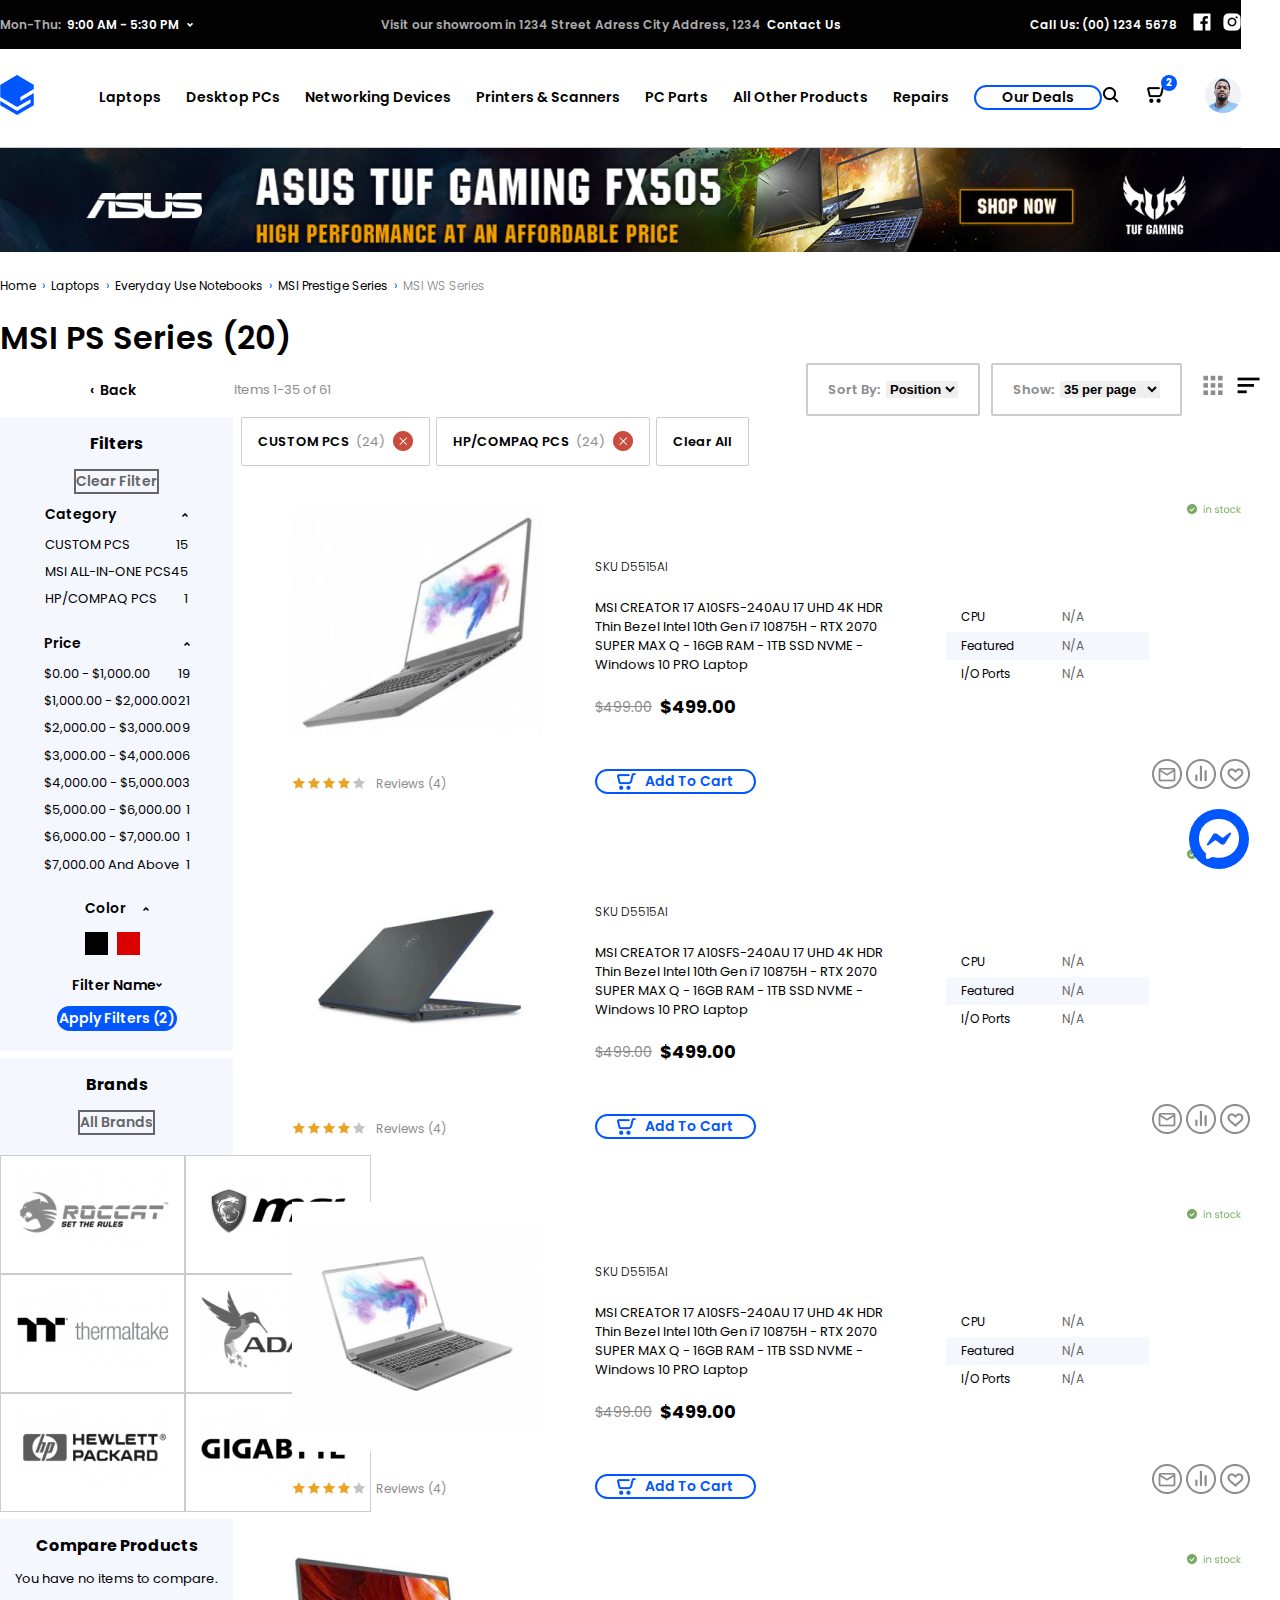
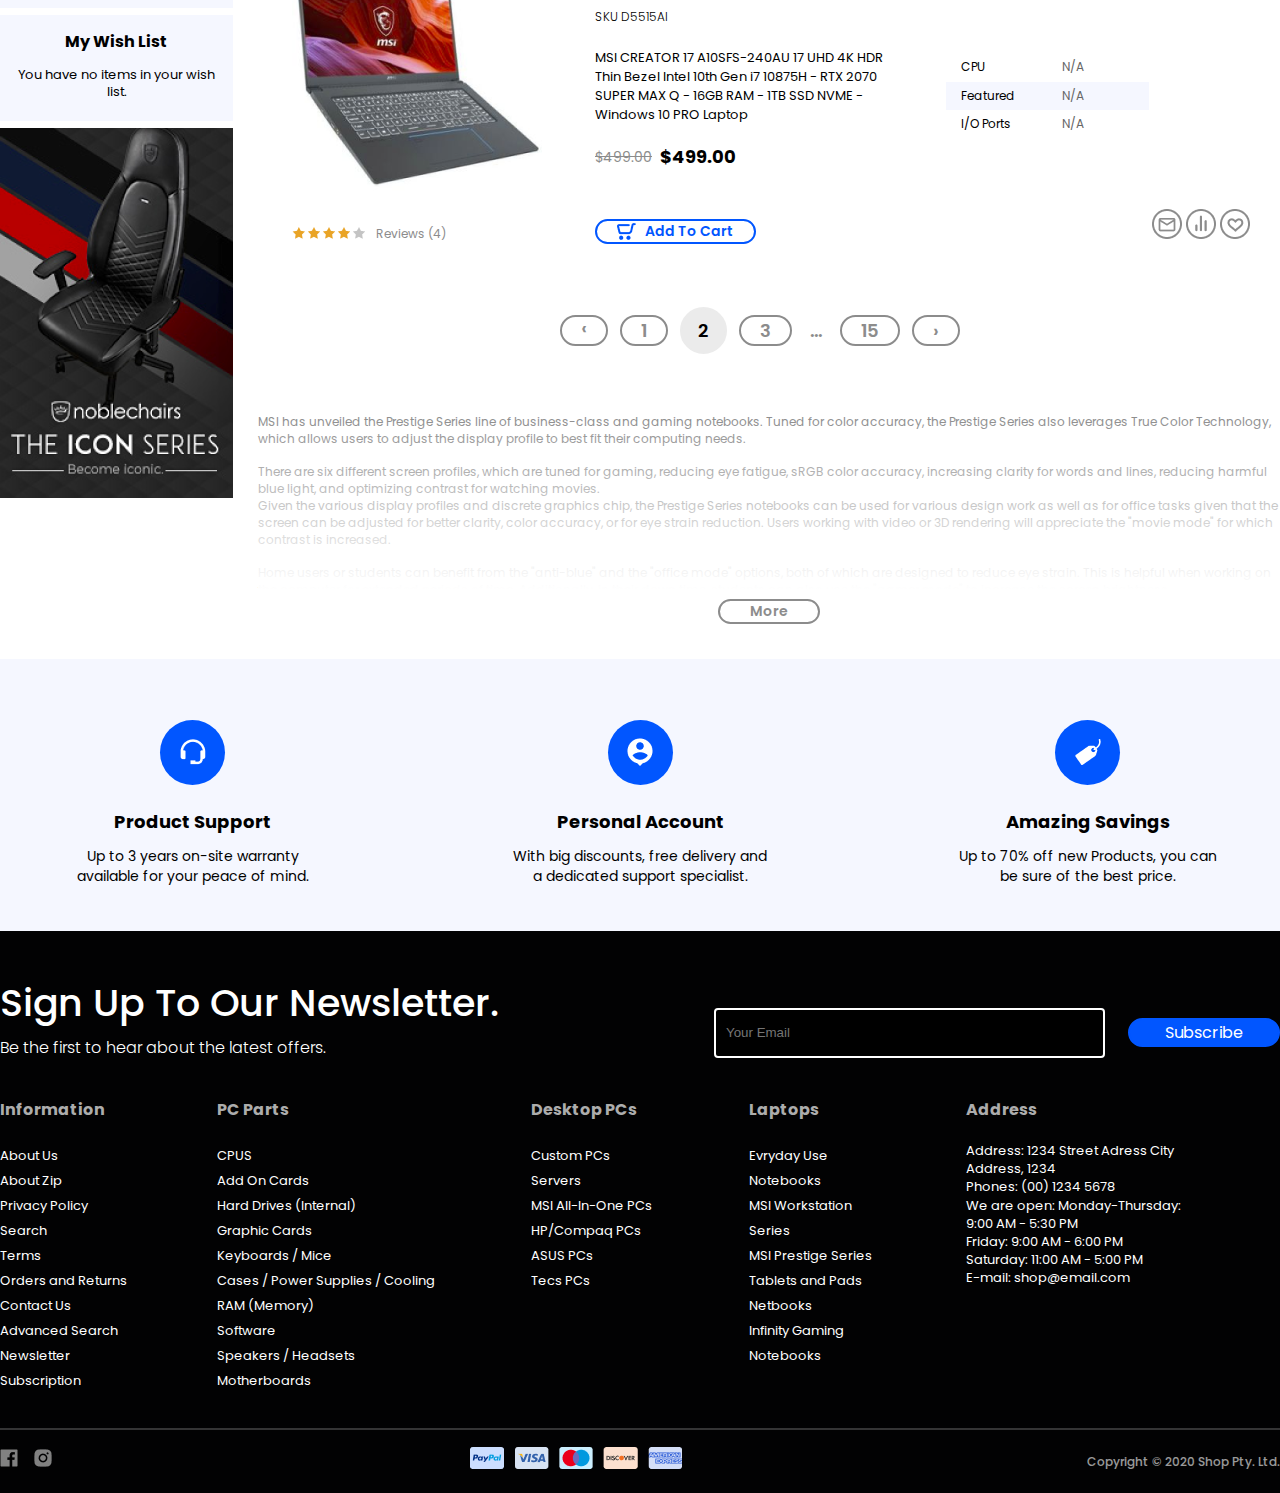
<file: catalog.html>
<!DOCTYPE html>
<html lang="en">

<head>
  <meta charset="UTF-8">
  <meta http-equiv="X-UA-Compatible" content="IE=edge">
  <meta name="viewport" content="width=device-width, initial-scale=1.0">
  <link rel="preconnect" href="https://fonts.googleapis.com">
  <link rel="preconnect" href="https://fonts.gstatic.com" crossorigin>
  <link href="https://fonts.googleapis.com/css2?family=Poppins:wght@300;400;500;600;700;800&display=swap"
    rel="stylesheet">

  <link rel="stylesheet" href="style.css">
  <link rel="stylesheet" href="catalog.css">
  <title>Tech Online Store Design</title>
</head>

<body>


  <header>
    <div class="black-bg">
      <div class="container">
        <div class="top-header flex-btwn">
          <div class="left-top-header flex">
            <p><span class="gray-color">Mon-Thu:&nbsp;</span> 9:00 AM - 5:30 PM</p>
            <img src="./images/open-icon.png" alt="">
          </div>
          <div class="hov-left-top-header box-shadow hidden">
            <div class="store-open-time flex gray">
              <div class="clock"><img src="./images/clock.png" alt=""></div>
              <div class="time">
                <p class="text-12-140">We are open:</p>
                <p class="text-13-19"><span class="gray-color">Mon-Thu:</span>&nbsp; 9:00 AM - 5:30 PM</p>
                <p class="text-13-14"><span class="gray-color">Fr:</span>&nbsp; 9:00 AM - 6:00 PM</p>
                <p class="text-13-14"><span class="gray-color">Sat:</span>&nbsp; 11:00 AM - 5:00 PM</p>
              </div>
            </div>
            <div class="hr opacity-0-2"></div>
            <div class="store-address flex gray">
              <div class="localisation"><img src="./images/localisation.png" alt=""></div>
              <div class="address">
                <p class="text-13-18">Address: 1234 Street Adress,<br>City Address, 1234</p>
              </div>
            </div>
            <div class="hr opacity-0-2"></div>
            <div class="store-call gray">
              <div class="call text-13-18">
                <p>Phones:&nbsp;<span class="blue-color">(00) 1234 5678</span></p>
                <p>E-mail:&nbsp;<span class="blue-color">shop@email.com</span></p>
              </div>
            </div>
          </div>
          <div class="center-top-header">
            <p><span class="gray-color">Visit our showroom in 1234 Street Adress City Address, 1234 &nbsp;</span><a
                href="./contact-us.html" class="underline">Contact Us</a></p>
          </div>
          <div class="right-top-header flex">
            <p class="white-color">Call Us: (00) 1234 5678 </p>
            <a href="" class="scal-1-2"><img src="./images/fb.png" alt="" class="w-fb"></a>
            <a href="" class="scal-1-2"><img src="./images/ig.png" alt=""></a>
          </div>
        </div>
      </div>
    </div>

    <div class="header-nav container flex">
      <div class="logo">
        <a href="./index.html"><img src="./images/logo.png" alt=""></a>
      </div>

      <nav class="flex-btwn">
        <ul class="menu flex">
          <li class="list-item"><a href="">Laptops</a>
            <div class="st-sub-menu box-shadow hidden">
              <ul>
                <li class="hov-st-sub-menu"><a href="" class="flex-btwn">Everyday Use Notebooks<img
                      src="./images/open-sub.png" alt=""></a>
                  <div class="nd-sub-menu box-shadow hidden">
                    <ul>
                      <li class="hov-nd-sub-menu"><a href="" href="" class="flex-btwn">MSI Workstation Series<img
                            src="./images/open-sub.png" alt=""></a>
                        <div class="rd-sub-menu box-shadow hidden">
                          <ul>
                            <li><a href="">MSI WS Series <span>(12)</span></a></li>
                            <li><a href="">MSI WT Series <span>(31)</span></a></li>
                            <li><a href="">MSI WE Series <span>(7)</span></a></li>
                          </ul>
                        </div>
                      </li>
                      <li><a href="">MSI Prestige Series</a></li>
                    </ul>
                  </div>
                </li>
                <li class="hov-st-sub-menu"><a href="" href="" class="flex-btwn">MSI Workstation Series<img
                      src="./images/open-sub.png" alt=""></a>
                  <div class="nd-sub-menu box-shadow hidden">
                    <ul>
                      <li><a href="">MSI Workstation Series</a></li>
                      <li class="hov-nd-sub-menu"><a href="" href="" class="flex-btwn">MSI Prestige Series<img
                            src="./images/open-sub.png" alt=""></a>
                        <div class="rd-sub-menu box-shadow hidden">
                          <ul>
                            <li><a href="">MSI WS Series <span>(12)</span></a></li>
                            <li><a href="">MSI WT Series <span>(31)</span></a></li>
                            <li><a href="">MSI WE Series <span>(7)</span></a></li>
                          </ul>
                        </div>
                      </li>
                      <li><a href="">MSI Workstation Series</a></li>
                    </ul>
                  </div>
                </li>
                <li><a href="">MSI Prestige Series
                  </a></li>
                <li><a href="">Gaming Notebooks</a></li>
                <li><a href="">Tablets And Pads</a></li>
                <li><a href="">Netbooks</a></li>
                <li><a href="">Infinity Gaming Notebooks</a></li>
              </ul>
            </div>
          </li>
          <li class="list-item"><a href="">Desktop PCs</a>
            <div class="st-sub-menu box-shadow hidden">
              <ul>
                <li><a href="">Everyday Use Notebooks</a></li>
                <li><a href="">MSI Workstation Series</a></li>
                <li class="hov-st-sub-menu"><a href="" href="" class="flex-btwn">MSI Prestige Series<img
                      src="./images/open-sub.png" alt=""></a>
                  <div class="nd-sub-menu box-shadow hidden">
                    <ul>
                      <li class="hov-nd-sub-menu"><a href="" href="" class="flex-btwn">MSI Workstation Series<img
                            src="./images/open-sub.png" alt=""></a>
                        <div class="rd-sub-menu box-shadow hidden">
                          <ul>
                            <li><a href="">MSI WS Series <span>(12)</span></a></li>
                            <li><a href="">MSI WT Series <span>(31)</span></a></li>
                            <li><a href="">MSI WE Series <span>(7)</span></a></li>
                          </ul>
                        </div>
                      </li>
                      <li><a href="">MSI Prestige Series</a></li>
                      <li class="hov-nd-sub-menu"><a href="" href="" class="flex-btwn">MSI Workstation Series<img
                            src="./images/open-sub.png" alt=""></a>
                        <div class="rd-sub-menu box-shadow hidden">
                          <ul>
                            <li><a href="">MSI WS Series <span>(12)</span></a></li>
                            <li><a href="">MSI WT Series <span>(31)</span></a></li>
                            <li><a href="">MSI WE Series <span>(7)</span></a></li>
                          </ul>
                        </div>
                      </li>
                    </ul>
                  </div>
                </li>
                <li class="hov-st-sub-menu"><a href="" href="" class="flex-btwn">Gaming Notebooks<img
                      src="./images/open-sub.png" alt=""></a>
                  <div class="nd-sub-menu box-shadow hidden">
                    <ul>
                      <li class="hov-nd-sub-menu"><a href="" href="" class="flex-btwn">MSI Workstation Series<img
                            src="./images/open-sub.png" alt=""></a>
                        <div class="rd-sub-menu box-shadow hidden">
                          <ul>
                            <li><a href="">MSI WS Series <span>(12)</span></a></li>
                            <li><a href="">MSI WT Series <span>(31)</span></a></li>
                            <li><a href="">MSI WE Series <span>(7)</span></a></li>
                          </ul>
                        </div>
                      </li>
                      <li><a href="">MSI Prestige Series</a></li>
                    </ul>
                  </div>
                </li>
                <li><a href="">Tablets And Pads</a></li>
                <li><a href="">Netbooks</a></li>
                <li class="hov-st-sub-menu"><a href="" href="" class="flex-btwn">Infinity Gaming Notebooks<img
                      src="./images/open-sub.png" alt=""></a>
                  <div class="nd-sub-menu box-shadow hidden">
                    <ul>
                      <li><a href="">MSI Workstation Series</a></li>
                      <li class="hov-nd-sub-menu"><a href="" href="" class="flex-btwn">MSI Prestige Series<img
                            src="./images/open-sub.png" alt=""></a>
                        <div class="rd-sub-menu box-shadow hidden">
                          <ul>
                            <li><a href="">MSI WS Series <span>(12)</span></a></li>
                            <li><a href="">MSI WT Series <span>(31)</span></a></li>
                            <li><a href="">MSI WE Series <span>(7)</span></a></li>
                          </ul>
                        </div>
                      </li>
                      <li><a href="">MSI Workstation Series</a></li>
                    </ul>
                  </div>
                </li>
              </ul>
            </div>
          </li>
          <li class="list-item"><a href="">Networking Devices</a>
            <div class="st-sub-menu box-shadow hidden">
              <ul>
                <li><a href="">Everyday Use Notebooks</a></li>
                <li><a href="">MSI Workstation Series</a></li>
                <li><a href="">MSI Prestige Series</a></li>
                <li><a href="">Gaming Notebooks</a></li>
                <li class="hov-st-sub-menu"><a href="" href="" class="flex-btwn">Tablets And Pads<img
                      src="./images/open-sub.png" alt="">
                    <div class="nd-sub-menu box-shadow hidden">
                      <ul>
                        <li><a href="">MSI Workstation Series</a></li>
                        <li class="hov-nd-sub-menu"><a href="" href="" class="flex-btwn">MSI Prestige Series<img
                              src="./images/open-sub.png" alt=""></a>
                          <div class="rd-sub-menu box-shadow hidden">
                            <ul>
                              <li><a href="">MSI WS Series <span>(12)</span></a></li>
                              <li><a href="">MSI WT Series <span>(31)</span></a></li>
                              <li><a href="">MSI WE Series <span>(7)</span></a></li>
                            </ul>
                          </div>
                        </li>
                        <li><a href="">MSI Workstation Series</a></li>
                      </ul>
                    </div>
                  </a>
                </li>
                <li class="hov-st-sub-menu"><a href="" href="" class="flex-btwn">Netbooks<img
                      src="./images/open-sub.png" alt=""></a>
                  <div class="nd-sub-menu box-shadow hidden">
                    <ul>
                      <li class="hov-nd-sub-menu"><a href="" href="" class="flex-btwn">MSI Workstation Series<img
                            src="./images/open-sub.png" alt=""></a>
                        <div class="rd-sub-menu box-shadow hidden">
                          <ul>
                            <li><a href="">MSI WS Series <span>(12)</span></a></li>
                            <li><a href="">MSI WT Series <span>(31)</span></a></li>
                            <li><a href="">MSI WE Series <span>(7)</span></a></li>
                          </ul>
                        </div>
                      </li>
                      <li><a href="">MSI Prestige Series</a></li>
                      <li class="hov-nd-sub-menu"><a href="" href="" class="flex-btwn">MSI Workstation Series<img
                            src="./images/open-sub.png" alt=""></a>
                        <div class="rd-sub-menu box-shadow hidden">
                          <ul>
                            <li><a href="">MSI WS Series <span>(12)</span></a></li>
                            <li><a href="">MSI WT Series <span>(31)</span></a></li>
                            <li><a href="">MSI WE Series <span>(7)</span></a></li>
                          </ul>
                        </div>
                      </li>
                    </ul>
                  </div>
                </li>
                <li><a href="">Infinity Gaming Notebooks</a></li>
              </ul>
            </div>
          </li>
          <li class="list-item"><a href="">Printers & Scanners</a>
            <div class="st-sub-menu box-shadow hidden">
              <ul>
                <li><a href="">Everyday Use Notebooks</a></li>
                <li class="hov-st-sub-menu"><a href="" href="" class="flex-btwn">MSI Workstation Series<img
                      src="./images/open-sub.png" alt=""></a>
                  <div class="nd-sub-menu box-shadow hidden">
                    <ul>
                      <li class="hov-nd-sub-menu"><a href="" href="" class="flex-btwn">MSI Workstation Series<img
                            src="./images/open-sub.png" alt=""></a>
                        <div class="rd-sub-menu box-shadow hidden">
                          <ul>
                            <li><a href="">MSI WS Series <span>(12)</span></a></li>
                            <li><a href="">MSI WT Series <span>(31)</span></a></li>
                            <li><a href="">MSI WE Series <span>(7)</span></a></li>
                          </ul>
                        </div>
                      </li>
                      <li><a href="">MSI Prestige Series</a></li>
                      <li class="hov-nd-sub-menu"><a href="" href="" class="flex-btwn">MSI Workstation Series<img
                            src="./images/open-sub.png" alt=""></a>
                        <div class="rd-sub-menu box-shadow hidden">
                          <ul>
                            <li><a href="">MSI WS Series <span>(12)</span></a></li>
                            <li><a href="">MSI WT Series <span>(31)</span></a></li>
                            <li><a href="">MSI WE Series <span>(7)</span></a></li>
                          </ul>
                        </div>
                      </li>
                      <li><a href="">MSI Prestige Series</a></li>
                      <li class="hov-nd-sub-menu"><a href="" href="" class="flex-btwn">MSI Workstation Series<img
                            src="./images/open-sub.png" alt=""></a>
                        <div class="rd-sub-menu box-shadow hidden">
                          <ul>
                            <li><a href="">MSI WS Series <span>(12)</span></a></li>
                            <li><a href="">MSI WT Series <span>(31)</span></a></li>
                            <li><a href="">MSI WE Series <span>(7)</span></a></li>
                          </ul>
                        </div>
                      </li>
                    </ul>
                  </div>
                </li>
                <li><a href="">MSI Prestige Series</a></li>
                <li class="hov-st-sub-menu"><a href="" href="" class="flex-btwn">Gaming Notebooks<img
                      src="./images/open-sub.png" alt=""></a>
                  <div class="nd-sub-menu box-shadow hidden">
                    <ul>
                      <li><a href="">MSI Workstation Series</a></li>
                      <li class="hov-nd-sub-menu"><a href="" href="" class="flex-btwn">MSI Prestige Series<img
                            src="./images/open-sub.png" alt=""></a>
                        <div class="rd-sub-menu box-shadow hidden">
                          <ul>
                            <li><a href="">MSI WS Series <span>(12)</span></a></li>
                            <li><a href="">MSI WT Series <span>(31)</span></a></li>
                            <li><a href="">MSI WE Series <span>(7)</span></a></li>
                          </ul>
                        </div>
                      </li>
                      <li><a href="">MSI Workstation Series</a></li>
                    </ul>
                  </div>
                </li>
                <li><a href="">Tablets And Pads</a></li>
                <li><a href="" href="" class="flex-btwn">Netbooks<img src="./images/open-sub.png" alt=""></a></li>
                <li class="hov-st-sub-menu"><a href="" href="" class="flex-btwn">Infinity Gaming Notebooks<img
                      src="./images/open-sub.png" alt=""></a>
                  <div class="nd-sub-menu box-shadow hidden">
                    <ul>
                      <li class="hov-nd-sub-menu"><a href="" href="" class="flex-btwn">MSI Workstation Series<img
                            src="./images/open-sub.png" alt=""></a>
                        <div class="rd-sub-menu box-shadow hidden">
                          <ul>
                            <li><a href="">MSI WS Series <span>(12)</span></a></li>
                            <li><a href="">MSI WT Series <span>(31)</span></a></li>
                            <li><a href="">MSI WE Series <span>(7)</span></a></li>
                          </ul>
                        </div>
                      </li>
                      <li><a href="">MSI Prestige Series</a></li>
                    </ul>
                  </div>
                </li>
              </ul>
            </div>
          </li>
          <li class="list-item"><a href="">PC Parts</a>
            <div class="st-sub-menu box-shadow hidden">
              <ul>
                <li class="hov-st-sub-menu"><a href="" href="" class="flex-btwn">Everyday Use Notebooks<img
                      src="./images/open-sub.png" alt=""></a>
                  <div class="nd-sub-menu box-shadow hidden">
                    <ul>
                      <li class="hov-nd-sub-menu"><a href="" href="" class="flex-btwn">MSI Workstation Series<img
                            src="./images/open-sub.png" alt=""></a>
                        <div class="rd-sub-menu box-shadow hidden">
                          <ul>
                            <li><a href="">MSI WS Series <span>(12)</span></a></li>
                            <li><a href="">MSI WT Series <span>(31)</span></a></li>
                            <li><a href="">MSI WE Series <span>(7)</span></a></li>
                          </ul>
                        </div>
                      </li>
                      <li><a href="">MSI Prestige Series</a></li>
                      <li class="hov-nd-sub-menu"><a href="" href="" class="flex-btwn">MSI Workstation Series<img
                            src="./images/open-sub.png" alt=""></a>
                        <div class="rd-sub-menu box-shadow hidden">
                          <ul>
                            <li><a href="">MSI WS Series <span>(12)</span></a></li>
                            <li><a href="">MSI WT Series <span>(31)</span></a></li>
                            <li><a href="">MSI WE Series <span>(7)</span></a></li>
                          </ul>
                        </div>
                      </li>
                    </ul>
                  </div>
                </li>
                <li class="hov-st-sub-menu"><a href="" href="" class="flex-btwn">MSI Workstation Series<img
                      src="./images/open-sub.png" alt=""></a>
                  <div class="nd-sub-menu box-shadow hidden">
                    <ul>
                      <li class="hov-nd-sub-menu"><a href="" href="" class="flex-btwn">MSI Workstation Series<img
                            src="./images/open-sub.png" alt=""></a>
                        <div class="rd-sub-menu box-shadow hidden">
                          <ul>
                            <li><a href="">MSI WS Series <span>(12)</span></a></li>
                            <li><a href="">MSI WT Series <span>(31)</span></a></li>
                            <li><a href="">MSI WE Series <span>(7)</span></a></li>
                          </ul>
                        </div>
                      </li>
                      <li><a href="">MSI Prestige Series</a></li>
                      <li class="hov-nd-sub-menu"><a href="" href="" class="flex-btwn">MSI Workstation Series<img
                            src="./images/open-sub.png" alt=""></a>
                        <div class="rd-sub-menu box-shadow hidden">
                          <ul>
                            <li><a href="">MSI WS Series <span>(12)</span></a></li>
                            <li><a href="">MSI WT Series <span>(31)</span></a></li>
                            <li><a href="">MSI WE Series <span>(7)</span></a></li>
                          </ul>
                        </div>
                      </li>
                      <li><a href="">MSI Prestige Series</a></li>
                      <li class="hov-nd-sub-menu"><a href="" href="" class="flex-btwn">MSI Workstation Series<img
                            src="./images/open-sub.png" alt=""></a>
                        <div class="rd-sub-menu box-shadow hidden">
                          <ul>
                            <li><a href="">MSI WS Series <span>(12)</span></a></li>
                            <li><a href="">MSI WT Series <span>(31)</span></a></li>
                            <li><a href="">MSI WE Series <span>(7)</span></a></li>
                          </ul>
                        </div>
                      </li>
                    </ul>
                  </div>
                </li>
                <li><a href="">MSI Prestige Series
                  </a></li>
                <li><a href="">Gaming Notebooks</a></li>
                <li><a href="">Tablets And Pads</a></li>
                <li><a href="">Netbooks</a></li>
                <li><a href="">Infinity Gaming Notebooks</a></li>
              </ul>
            </div>
          </li>
          <li class="list-item"><a href="">All Other Products</a>
            <div class="st-sub-menu box-shadow hidden">
              <ul>
                <li><a href="">Everyday Use Notebooks</a></li>
                <li><a href="">MSI Workstation Series</a></li>
                <li class="hov-st-sub-menu"><a href="" href="" class="flex-btwn">MSI Prestige Series<img
                      src="./images/open-sub.png" alt=""></a>
                  <div class="nd-sub-menu box-shadow hidden">
                    <ul>
                      <li class="hov-nd-sub-menu"><a href="" href="" class="flex-btwn">MSI Workstation Series<img
                            src="./images/open-sub.png" alt=""></a>
                        <div class="rd-sub-menu box-shadow hidden">
                          <ul>
                            <li><a href="">MSI WS Series <span>(12)</span></a></li>
                            <li><a href="">MSI WT Series <span>(31)</span></a></li>
                            <li><a href="">MSI WE Series <span>(7)</span></a></li>
                          </ul>
                        </div>
                      </li>
                      <li><a href="">MSI Prestige Series</a></li>
                    </ul>
                  </div>
                </li>
                <li class="hov-st-sub-menu"><a href="" href="" class="flex-btwn">Gaming Notebooks<img
                      src="./images/open-sub.png" alt=""></a>
                  <div class="nd-sub-menu box-shadow hidden">
                    <ul>
                      <li><a href="">MSI Workstation Series</a></li>
                      <li class="hov-nd-sub-menu"><a href="" href="" class="flex-btwn">MSI Prestige Series<img
                            src="./images/open-sub.png" alt=""></a>
                        <div class="rd-sub-menu box-shadow hidden">
                          <ul>
                            <li><a href="">MSI WS Series <span>(12)</span></a></li>
                            <li><a href="">MSI WT Series <span>(31)</span></a></li>
                            <li><a href="">MSI WE Series <span>(7)</span></a></li>
                          </ul>
                        </div>
                      </li>
                      <li><a href="">MSI Workstation Series</a></li>
                    </ul>
                  </div>
                </li>
                <li><a href="">Tablets And Pads</a></li>
                <li><a href="">Netbooks</a></li>
                <li class="hov-st-sub-menu"><a href="" href="" class="flex-btwn">Infinity Gaming Notebooks<img
                      src="./images/open-sub.png" alt=""></a>
                  <div class="nd-sub-menu box-shadow hidden">
                    <ul>
                      <li class="hov-nd-sub-menu"><a href="" href="" class="flex-btwn">MSI Workstation Series<img
                            src="./images/open-sub.png" alt=""></a>
                        <div class="rd-sub-menu box-shadow hidden">
                          <ul>
                            <li><a href="">MSI WS Series <span>(12)</span></a></li>
                            <li><a href="">MSI WT Series <span>(31)</span></a></li>
                            <li><a href="">MSI WE Series <span>(7)</span></a></li>
                          </ul>
                        </div>
                      </li>
                      <li><a href="">MSI Prestige Series</a></li>
                      <li class="hov-nd-sub-menu"><a href="" href="" class="flex-btwn">MSI Workstation Series<img
                            src="./images/open-sub.png" alt=""></a>
                        <div class="rd-sub-menu box-shadow hidden">
                          <ul>
                            <li><a href="">MSI WS Series <span>(12)</span></a></li>
                            <li><a href="">MSI WT Series <span>(31)</span></a></li>
                            <li><a href="">MSI WE Series <span>(7)</span></a></li>
                          </ul>
                        </div>
                      </li>
                    </ul>
                  </div>
                </li>
              </ul>
            </div>
          </li>
          <li class="list-item"><a href="">Repairs</a>
            <div class="st-sub-menu box-shadow hidden">
              <ul>
                <li><a href="">Everyday Use Notebooks</a></li>
                <li><a href="">MSI Workstation Series</a></li>
                <li><a href="">MSI Prestige Series</a></li>
                <li><a href="">Gaming Notebooks</a></li>
                <li class="hov-st-sub-menu"><a href="" href="" class="flex-btwn">Tablets And Pads<img
                      src="./images/open-sub.png" alt=""></a>
                  <div class="nd-sub-menu box-shadow hidden">
                    <ul>
                      <li><a href="">MSI Workstation Series</a></li>
                      <li class="hov-nd-sub-menu"><a href="" href="" class="flex-btwn">MSI Prestige Series<img
                            src="./images/open-sub.png" alt=""></a>
                        <div class="rd-sub-menu box-shadow hidden">
                          <ul>
                            <li><a href="">MSI WS Series <span>(12)</span></a></li>
                            <li><a href="">MSI WT Series <span>(31)</span></a></li>
                            <li><a href="">MSI WE Series <span>(7)</span></a></li>
                          </ul>
                        </div>
                      </li>
                      <li><a href="">MSI Workstation Series</a></li>
                    </ul>
                  </div>
                </li>
                <li class="hov-st-sub-menu"><a href="" href="" class="flex-btwn">Netbooks<img
                      src="./images/open-sub.png" alt=""></a>
                  <div class="nd-sub-menu box-shadow hidden">
                    <ul>
                      <li class="hov-nd-sub-menu"><a href="" href="" class="flex-btwn">MSI Workstation Series<img
                            src="./images/open-sub.png" alt=""></a>
                        <div class="rd-sub-menu box-shadow hidden">
                          <ul>
                            <li><a href="">MSI WS Series <span>(12)</span></a></li>
                            <li><a href="">MSI WT Series <span>(31)</span></a></li>
                            <li><a href="">MSI WE Series <span>(7)</span></a></li>
                          </ul>
                        </div>
                      </li>
                      <li><a href="">MSI Prestige Series</a></li>
                    </ul>
                  </div>
                </li>
                <li><a href="">Infinity Gaming Notebooks</a></li>
              </ul>
            </div>
          </li>
          <li class="list-item cta btn "><a href="">Our Deals</a></li>
        </ul>

        <div class="my-nav flex">
          <a href="" class="scal-1-3"><img src="./images/search-icon.png" alt=""></a>
          <div class="basket"><a href="./cart.html"><img src="./images/basket-icon.png" alt=""></a>

            <div class="basket-oval"><a href=""><span class="white-color">2</span></a></div>

            <div class="hov-my-card box-shadow hidden">
              <div class="top-hov-my-card">
                <p class="text-18-140">My Cart</p>
                <p class="text-12-140 gray-color">2 item in cart</p>
                <a href="./cart.html" class="blue-color btn flex scal-1-2">View or Edit Your Cart</a>
              </div>
              <div class="hr opacity-0-2"></div>
              <div class="items-hov-my-card flex-btwn">
                <p>1&nbsp;x</p>
                <img src="./images/my-card-item.png" alt="">
                <div class="flex-start">
                  <p class="text-13-19-normal">EX DISPLAY : MSI Pro 16 Flex-036AU 15.6 MULTITOUCH All-In-On...</p>
                  <div class="edit-command">
                    <img src="./images/cancel.png" alt="" class="scal-1-3">
                    <img src="./images/edit.png" alt="" class="scal-1-3">
                  </div>
                </div>
              </div>
              <div class="hr opacity-0-2"></div>
              <div class="items-hov-my-card flex-btwn">
                <p>1&nbsp;x</p>
                <img src="./images/my-card-item.png" alt="">
                <div class="flex-start">
                  <p class="text-13-19-normal">EX DISPLAY : MSI Pro 16 Flex-036AU 15.6 MULTITOUCH All-In-On...</p>
                  <div class="edit-command">
                    <img src="./images/cancel.png" alt="" class="scal-1-3">
                    <img src="./images/edit.png" alt="" class="scal-1-3">
                  </div>
                </div>
              </div>
              <div class="hr opacity-0-2"></div>
              <div class="bottom-hov-my-card">
                <p class="text-14-140"><span class="gray-color ">Subtotal:</span>&nbsp;$499.00</p>
                <a href="./checkout.html" class="blue-btn btn white-color flex scal-1-2">Go to Checkout</a>
                <a href="./checkout.html" class="yellow-btn btn flex-btwn scal-1-2">Check out with<img
                    src="./images/paypal-btn.png" alt="" class="paypal"></a>
              </div>
            </div>
          </div>
          <div class="my-account">
            <a href="./user-account.html" class="id-photo"><img src="./images/id-photo.png" alt="">
              <div class="hov-my-account hidden">
                <ul>
                  <li class="gray"><a href="./user-account.html">My Account</a></li>
                  <li class="gray"><a href="">My Wish List (0)</a></li>
                  <li class="gray"><a href="">Compare (0)</a></li>
                  <li class="gray"><a href="./register.html">Create an Account</a></li>
                  <li class="gray"><a href="./register.html">Sign In</a></li>
                </ul>
              </div>
            </a>
          </div>
        </div>
      </nav>
    </div>
    <div class="fb-messenger"><a href="">
        <div class="oval-fb-messenger"><img src="./images/fb-messenger-icon.png" alt="" class="fb-messenger-icon"></div>
      </a>
    </div>
  </header>

  <main>
    <section class="catalog container">
      <img src="./images/asus.png" alt="">
      <p class="text-12-140"><a href="./index.html">Home</a>&nbsp;&nbsp;<span
          class="blue-color">›</span>&nbsp;&nbsp;Laptops&nbsp;&nbsp;<span
          class="blue-color">›</span>&nbsp;&nbsp;Everyday Use Notebooks&nbsp;&nbsp;<span
          class="blue-color">›</span>&nbsp;&nbsp;MSI Prestige Series&nbsp;&nbsp;<span
          class="blue-color">›</span>&nbsp;&nbsp;<span class="gray-83-color text-12-140-300">MSI WS Series</span></p>
      <h2 class="text-32-48">MSI PS Series (20)</h2>
      <div class="flex">
        <div class="back">
          <a href="" class="text-14-21 ">‹&nbsp;&nbsp;Back</a>
        </div>
        <div class="srch-bar  flex-btwn">
          <div class="items-35-61"><a href="" class="text-13-210-normal gray-8c-color">Items 1-35 of 61</a>
          </div>
          <div class="flex">
            <div class="flex sort-by frame-1">
              <label for="aaa" class="text-13-210 gray-8c-color">Sort By:&nbsp;&nbsp;</label>
              <select name="country" id="aaa" class="text-13-210">
                <option value="1">Position</option>
                <option value="1">Price</option>
                <option value="1">Newest</option>
                <option value="1">Oldest</option>
                <option value="1">All</option>
              </select>
            </div>
            <div class="flex show-per-page frame-1 frame-mrgn ">
              <label for="aaa" class="text-13-210 gray-8c-color">Show:&nbsp;&nbsp;</label>
              <select name="country" id="aaa" class="text-13-210">
                <option value="1">35 per page</option>
                <option value="1">50 per page</option>
                <option value="1">75 per page</option>
                <option value="1">100 per page</option>
                <option value="1">All</option>
              </select>
            </div>
            <div class="display">
              <a href=""><img src="./images/product-display.svg" alt=""></a>
              <a href=""><img src="./images/fliter.svg" alt=""></a>
            </div>
          </div>
        </div>
      </div>
    </section>
    <div class="flex-start container">
      <aside>
        <div class="filters f5-bg col-flex">
          <h5 class="text-16-24">Filters</h5>
          <a href="" class="text-14-21 gray-66-color gray-btn">Clear Filter</a>
          <div class="filter-category filter-title">
            <a href="" class="flex-btwn ">
              <p class="text-14-21">Category</p><img src="./images/close-sub.png" alt="">
            </a>
            <ul>
              <li><a href="" class="flex-btwn text-13-210-normal"><span>CUSTOM PCS</span><span>15</span></a></li>
              <li><a href="" class="flex-btwn text-13-210-normal"><span>MSI ALL-IN-ONE PCS</span><span>45</span></a>
              </li>
              <li><a href="" class="flex-btwn text-13-210-normal"><span>HP/COMPAQ PCS</span><span>1</span></a></li>
            </ul>
          </div>
          <div class="filter-price filter-title">
            <a href="" class="flex-btwn ">
              <p class="text-14-21">Price</p><img src="./images/close-sub.png" alt="">
            </a>
            <ul>
              <li><a href="" class="flex-btwn text-13-210-normal"><span>$0.00 - $1,000.00</span><span>19</span></a></li>
              <li><a href="" class="flex-btwn text-13-210-normal"><span>$1,000.00 - $2,000.00</span><span>21</span></a>
              </li>
              <li><a href="" class="flex-btwn text-13-210-normal"><span>$2,000.00 - $3,000.00</span><span>9</span></a>
              </li>
              <li><a href="" class="flex-btwn text-13-210-normal"><span>$3,000.00 - $4,000.00</span><span>6</span></a>
              </li>
              <li><a href="" class="flex-btwn text-13-210-normal"><span>$4,000.00 - $5,000.00</span><span>3</span></a>
              </li>
              <li><a href="" class="flex-btwn text-13-210-normal"><span>$5,000.00 - $6,000.00</span><span>1</span></a>
              </li>
              <li><a href="" class="flex-btwn text-13-210-normal"><span>$6,000.00 - $7,000.00</span><span>1</span></a>
              </li>
              <li><a href="" class="flex-btwn text-13-210-normal"><span>$7,000.00 And Above</span><span>1</span></a>
              </li>
            </ul>
          </div>
          <div class="filter-color filter-title">
            <a href="" class="flex-btwn ">
              <p class="text-14-21">Color</p><img src="./images/close-sub.png" alt="">
            </a>
            <div class="flex">
              <div class="filter-color-square black-bg"></div>
              <div class="filter-color-square red-bg"></div>
            </div>
          </div>
          <div class="filter-name filter-title">
            <a href="" class="flex-btwn ">
              <p class="text-14-21">Filter Name</p><img src="./images/down-open-sub.png" alt="">
            </a>
          </div>
          <a href="" class="btn blue-btn text-14-21 white-color">Apply Filters (2)</a>
        </div>
        <div class="brands f5-bg col-flex">
          <h5 class="text-16-24">Brands</h5>
          <a href="" class="text-14-21 gray-66-color gray-btn">All Brands</a>
        </div>
        <div class="grid-logos">
          <a href="" class="aside-hov-logos"><img src="./images/logos-1.png" alt="" class="aside-hov-logos-img"></a>
          <a href="" class="aside-hov-logos"><img src="./images/logos-2.png" alt="" class="aside-hov-logos-img"></a>
          <a href="" class="aside-hov-logos"><img src="./images/logos-4.png" alt="" class="aside-hov-logos-img"></a>
          <a href="" class="aside-hov-logos"><img src="./images/logos-5.png" alt="" class="aside-hov-logos-img"></a>
          <a href="" class="aside-hov-logos"><img src="./images/logos-6.png" alt="" class="aside-hov-logos-img"></a>
          <a href="" class="aside-hov-logos"><img src="./images/logos-7.png" alt="" class="aside-hov-logos-img"></a>
        </div>
        <div class="compare-products f5-bg">
          <h5 class="text-16-24">Compare Products</h5>
          <p class="text-13-17-normal">You have no items to compare.</p>
        </div>
        <div class="my-wish-list f5-bg">
          <h5 class="text-16-24">My Wish List</h5>
          <p class="text-13-17-normal">You have no items in your wish list.</p>
        </div>
        <div class="aside-img">
          <img src="./images/aside-img.png" alt="">
        </div>
      </aside>
      <section class="main-main">
        <div class="top-main-main flex">
          <div class="top-main-main-frame flex">
            <p class="text-13-210">CUSTOM PCS&nbsp;&nbsp;<span class="gray-8c-color text-13-210-normal ">(24)</span></p>
            <img src="./images/red-cancel.png" alt="" class="red-cancel">
          </div>
          <div class="top-main-main-frame flex">
            <p class="text-13-210">HP/COMPAQ PCS&nbsp;&nbsp;<span class="gray-8c-color text-13-210-normal ">(24)</span>
            </p><img src="./images/red-cancel.png" alt="" class="red-cancel">
          </div>
          <div class="top-main-main-frame flex">
            <p class="text-13-210">Clear All</p>
          </div>
        </div>
        <div class="catalog-cards">
          <div class="catalog-card flex">
            <div class="left-catalog-card">
              <img src="./images/catalog-card-1.png" alt="">
              <div class="reviews flex">
                <img src="./images/4-stars.png" alt="" class="stars">
                <p class="text-12-25 gray-8c-color">Reviews (4)</p>
              </div>
            </div>
            <div class="right-catalog-card flex">
              <div class="left-right-catalog-card col-flex-start">
                <p class="text-12-140-300 sku">SKU D5515AI</p>
                <p class="text-13-19-normal">MSI CREATOR 17 A10SFS-240AU 17 UHD 4K HDR Thin Bezel Intel 10th Gen i7
                  10875H - RTX 2070 SUPER MAX Q - 16GB RAM - 1TB SSD NVME - Windows 10 PRO Laptop</p>
                <div class="del-price flex">
                  <p><del class="gray-8c-color text-14-140-normal">$499.00</del></p>&nbsp;&nbsp;
                  <p class="text-18-24">$499.00</p>
                </div>
                <a href="" class="flex btn blue-color catalog-btn text-14-21 scal-1-2"><img src="./images/b-basket.png"
                    alt="" class="b-basket">Add To Cart</a>
              </div>
              <div class="center-right-catalog-card flex">
                <div class="l-50 ">
                  <p class="text-12-140 n-a">CPU</p>
                  <p class="text-12-140 f5-bg n-a">Featured</p>
                  <p class="text-12-140 n-a">I/O Ports</p>
                </div>
                <div class="r-50">
                  <p class="text-12-140 gray-66-color n-a ">N/A</p>
                  <p class="text-12-140 gray-66-color f5-bg n-a ">N/A</p>
                  <p class="text-12-140 gray-66-color n-a ">N/A</p>
                </div>
              </div>
              <div class="right-right-catalog-card col-flex">
                <img src="./images/availabile.png" alt="">
                <div>
                  <a href=""><img src="./images/mail.png" alt="" class="scal-1-2"></a>
                  <a href=""><img src="./images/analysis.png" alt="" class="scal-1-2"></a>
                  <a href=""><img src="./images/like.png" alt="" class="scal-1-2"></a>
                </div>
              </div>
            </div>
          </div>
          <div class="catalog-card flex">
            <div class="left-catalog-card">
              <img src="./images/catalog-card-2.png" alt="">
              <div class="reviews flex">
                <img src="./images/4-stars.png" alt="" class="stars">
                <p class="text-12-25 gray-8c-color">Reviews (4)</p>
              </div>
            </div>
            <div class="right-catalog-card flex">
              <div class="left-right-catalog-card col-flex-start">
                <p class="text-12-140-300 sku">SKU D5515AI</p>
                <p class="text-13-19-normal">MSI CREATOR 17 A10SFS-240AU 17 UHD 4K HDR Thin Bezel Intel 10th Gen i7
                  10875H - RTX 2070 SUPER MAX Q - 16GB RAM - 1TB SSD NVME - Windows 10 PRO Laptop</p>
                <div class="del-price flex">
                  <p><del class="gray-8c-color text-14-140-normal">$499.00</del></p>&nbsp;&nbsp;
                  <p class="text-18-24">$499.00</p>
                </div>
                <a href="" class="flex btn blue-color catalog-btn text-14-21 scal-1-2"><img src="./images/b-basket.png"
                    alt="" class="b-basket">Add To Cart</a>
              </div>
              <div class="center-right-catalog-card flex">
                <div class="l-50 ">
                  <p class="text-12-140 n-a">CPU</p>
                  <p class="text-12-140 f5-bg n-a">Featured</p>
                  <p class="text-12-140 n-a">I/O Ports</p>
                </div>
                <div class="r-50">
                  <p class="text-12-140 gray-66-color n-a ">N/A</p>
                  <p class="text-12-140 gray-66-color f5-bg n-a ">N/A</p>
                  <p class="text-12-140 gray-66-color n-a ">N/A</p>
                </div>
              </div>
              <div class="right-right-catalog-card col-flex">
                <img src="./images/availabile.png" alt="">
                <div>
                  <a href=""><img src="./images/mail.png" alt="" class="scal-1-2"></a>
                  <a href=""><img src="./images/analysis.png" alt="" class="scal-1-2"></a>
                  <a href=""><img src="./images/like.png" alt="" class="scal-1-2"></a>
                </div>
              </div>
            </div>
          </div>
        </div>
        <div class="catalog-card flex">
          <div class="left-catalog-card">
            <img src="./images/catalog-card-3.png" alt="">
            <div class="reviews flex">
              <img src="./images/4-stars.png" alt="" class="stars">
              <p class="text-12-25 gray-8c-color">Reviews (4)</p>
            </div>
          </div>
          <div class="right-catalog-card flex">
            <div class="left-right-catalog-card col-flex-start">
              <p class="text-12-140-300 sku">SKU D5515AI</p>
              <p class="text-13-19-normal">MSI CREATOR 17 A10SFS-240AU 17 UHD 4K HDR Thin Bezel Intel 10th Gen i7 10875H
                - RTX 2070 SUPER MAX Q - 16GB RAM - 1TB SSD NVME - Windows 10 PRO Laptop</p>
              <div class="del-price flex">
                <p><del class="gray-8c-color text-14-140-normal">$499.00</del></p>&nbsp;&nbsp;
                <p class="text-18-24">$499.00</p>
              </div>
              <a href="" class="flex btn blue-color catalog-btn text-14-21 scal-1-2"><img src="./images/b-basket.png"
                  alt="" class="b-basket">Add To Cart</a>
            </div>
            <div class="center-right-catalog-card flex">
              <div class="l-50 ">
                <p class="text-12-140 n-a">CPU</p>
                <p class="text-12-140 f5-bg n-a">Featured</p>
                <p class="text-12-140 n-a">I/O Ports</p>
              </div>
              <div class="r-50">
                <p class="text-12-140 gray-66-color n-a ">N/A</p>
                <p class="text-12-140 gray-66-color f5-bg n-a ">N/A</p>
                <p class="text-12-140 gray-66-color n-a ">N/A</p>
              </div>
            </div>
            <div class="right-right-catalog-card col-flex">
              <img src="./images/availabile.png" alt="">
              <div>
                <a href=""><img src="./images/mail.png" alt="" class="scal-1-2"></a>
                <a href=""><img src="./images/analysis.png" alt="" class="scal-1-2"></a>
                <a href=""><img src="./images/like.png" alt="" class="scal-1-2"></a>
              </div>
            </div>
          </div>
        </div>
        <div class="catalog-card flex">
          <div class="left-catalog-card">
            <img src="./images/catalog-card-4.png" alt="">
            <div class="reviews flex">
              <img src="./images/4-stars.png" alt="" class="stars">
              <p class="text-12-25 gray-8c-color">Reviews (4)</p>
            </div>
          </div>
          <div class="right-catalog-card flex">
            <div class="left-right-catalog-card col-flex-start">
              <p class="text-12-140-300 sku">SKU D5515AI</p>
              <p class="text-13-19-normal">MSI CREATOR 17 A10SFS-240AU 17 UHD 4K HDR Thin Bezel Intel 10th Gen i7 10875H
                - RTX 2070 SUPER MAX Q - 16GB RAM - 1TB SSD NVME - Windows 10 PRO Laptop</p>
              <div class="del-price flex">
                <p><del class="gray-8c-color text-14-140-normal">$499.00</del></p>&nbsp;&nbsp;
                <p class="text-18-24">$499.00</p>
              </div>
              <a href="" class="flex btn blue-color catalog-btn text-14-21 scal-1-2"><img src="./images/b-basket.png"
                  alt="" class="b-basket">Add To Cart</a>
            </div>
            <div class="center-right-catalog-card flex">
              <div class="l-50 ">
                <p class="text-12-140 n-a">CPU</p>
                <p class="text-12-140 f5-bg n-a">Featured</p>
                <p class="text-12-140 n-a">I/O Ports</p>
              </div>
              <div class="r-50">
                <p class="text-12-140 gray-66-color n-a ">N/A</p>
                <p class="text-12-140 gray-66-color f5-bg n-a ">N/A</p>
                <p class="text-12-140 gray-66-color n-a ">N/A</p>
              </div>
            </div>
            <div class="right-right-catalog-card col-flex">
              <img src="./images/availabile.png" alt="">
              <div>
                <a href=""><img src="./images/mail.png" alt="" class="scal-1-2"></a>
                <a href=""><img src="./images/analysis.png" alt="" class="scal-1-2"></a>
                <a href=""><img src="./images/like.png" alt="" class="scal-1-2"></a>
              </div>
            </div>
          </div>
        </div>
        <div class="page-nb flex text-18-27-bold gray-8c-color">
          <div class="gray-8c-btn nb-btn rot-180"><span>›</span></div>
          <div class="gray-8c-btn nb-btn"><span>1</span></div>
          <div class="two-btn nb-btn"><span>2</span></div>
          <div class="gray-8c-btn nb-btn"><span>3</span></div>
          <div class="etc"><span>...</span></div>
          <div class="gray-8c-btn nb-btn"><span>15</span></div>
          <div class="gray-8c-btn nb-btn"><span>›</span></div>
        </div>
        <div class="more-section col-flex">
          <p class="text-12-140 gradient-p gray-8c-color">MSI has unveiled the Prestige Series line of business-class
            and gaming notebooks. Tuned for color accuracy, the Prestige Series also leverages True Color Technology,
            which allows users to adjust the display profile to best fit their computing needs.<br><br>There are six
            different screen profiles, which are tuned for gaming, reducing eye fatigue, sRGB color accuracy, increasing
            clarity for words and lines, reducing harmful blue light, and optimizing contrast for watching
            movies.<br>Given the various display profiles and discrete graphics chip, the Prestige Series notebooks can
            be used for various design work as well as for office tasks given that the screen can be adjusted for better
            clarity, color accuracy, or for eye strain reduction. Users working with video or 3D rendering will
            appreciate the "movie mode" for which contrast is increased.<br><br>Home users or students can benefit from
            the "anti-blue" and the "office mode" options, both of which are designed to reduce eye strain. This is
            helpful when working on the computer for extended periods of time. Additionally, in their down time,
            students can also use the "gamer mode" to increase the screen brightness.</p>
          <a href="" class="text-14-21 gray-8c-color gray-8c-btn more-btn scal-1-2">More</a>
        </div>
      </section>
    </div>
    <section class="shared-main f5-bg">
      <div class="cards-shared-main flex-btwn small-container">
        <div class="card-shared-main">
          <div class="product-support col-flex">
            <div class="oval-product-support oval-shared-main">
              <img src="./images/product-support.png" alt="" class="product-support-icon shared-main-icons">
            </div>
            <p class="text-18-24">Product Support</p>
            <p class="text-14-140-normal">Up to 3 years on-site warranty available for your peace of mind.</p>
          </div>
        </div>
        <div class="card-shared-main ">
          <div class="personal-account col-flex">
            <div class="oval-personal-account oval-shared-main">
              <img src="./images/personal-account.png" alt="" class="personal-account-icon shared-main-icons">
            </div>
            <p class="text-18-24">Personal Account</p>
            <p class="text-14-140-normal">With big discounts, free delivery and a dedicated support specialist.</p>
          </div>
        </div>
        <div class="card-shared-main">
          <div class="amazing-savings col-flex">
            <div class="oval-amazing-savings oval-shared-main">
              <img src="./images/amazing-savings.png" alt="" class="amazing-savings-icon shared-main-icons">
            </div>
            <p class="text-18-24">Amazing Savings</p>
            <p class="text-14-140-normal">Up to 70% off new Products, you can be sure of the best price.</p>
          </div>
        </div>
      </div>
    </section>
  </main>

  <footer class="black-bg">
    <div class="container">
      <div class="top-footer flex-btwn">
        <div class="left-top-footer">
          <p>Sign Up To Our Newsletter.</p>
          <p>Be the first to hear about the latest offers.</p>
        </div>
        <div class="right-top-footer flex">
          <input type="email" placeholder="Your Email" class="white-color">
          <a href="" class="btn blue-btn">Subscribe</a>
        </div>
      </div>
      <div class="center-footer flex-btwn">
        <ul>
          <li class="list-tite gray-color text-14-14">Information</li>
          <li><a href="./about-us.html" class="text-13-18">About Us</a></li>
          <li><a href="" class="text-13-18">About Zip</a></li>
          <li><a href="./faq.html" class="text-13-18">Privacy Policy</a></li>
          <li><a href="" class="text-13-18">Search</a></li>
          <li><a href="./faq.html" class="text-13-18">Terms</a></li>
          <li><a href="./faq.html" class="text-13-18">Orders and Returns</a></li>
          <li><a href="./contact-us.html" class="text-13-18">Contact Us</a></li>
          <li><a href="" class="text-13-18">Advanced Search</a></li>
          <li><a href="" class="text-13-18">Newsletter Subscription</a></li>
        </ul>
        <ul>
          <li class="list-tite gray-color text-14-14">PC Parts</li>
          <li><a href="" class="text-13-18">CPUS</a></li>
          <li><a href="" class="text-13-18">Add On Cards</a></li>
          <li><a href="" class="text-13-18">Hard Drives (Internal)</a></li>
          <li><a href="" class="text-13-18">Graphic Cards</a></li>
          <li><a href="" class="text-13-18">Keyboards / Mice</a></li>
          <li><a href="" class="text-13-18">Cases / Power Supplies / Cooling</a></li>
          <li><a href="" class="text-13-18">RAM (Memory)</a></li>
          <li><a href="" class="text-13-18">Software</a></li>
          <li><a href="" class="text-13-18">Speakers / Headsets</a></li>
          <li><a href="" class="text-13-18">Motherboards</a></li>
        </ul>
        <ul>
          <li class="list-tite gray-color text-14-14">Desktop PCs</li>
          <li><a href="" class="text-13-18">Custom PCs</a></li>
          <li><a href="" class="text-13-18">Servers</a></li>
          <li><a href="" class="text-13-18">MSI All-In-One PCs</a></li>
          <li><a href="" class="text-13-18">HP/Compaq PCs</a></li>
          <li><a href="" class="text-13-18">ASUS PCs</a></li>
          <li><a href="" class="text-13-18">Tecs PCs</a></li>
        </ul>
        <ul>
          <li class="list-tite gray-color text-14-14">Laptops</li>
          <li><a href="" class="text-13-18">Evryday Use Notebooks</a></li>
          <li><a href="" class="text-13-18">MSI Workstation Series</a></li>
          <li><a href="" class="text-13-18">MSI Prestige Series</a></li>
          <li><a href="" class="text-13-18">Tablets and Pads</a></li>
          <li><a href="" class="text-13-18">Netbooks</a></li>
          <li><a href="" class="text-13-18">Infinity Gaming Notebooks</a></li>
        </ul>
        <ul>
          <li class="list-tite gray-color text-14-14">Address</li>
          <li class="text-13-18">Address: 1234 Street Adress City Address, 1234</li>
          <li class="text-13-18">Phones: (00) 1234 5678</li>
          <li class="text-13-18">We are open: Monday-Thursday: 9:00 AM - 5:30 PM</li>
          <li class="text-13-18">Friday: 9:00 AM - 6:00 PM</li>
          <li class="text-13-18">Saturday: 11:00 AM - 5:00 PM</li>
          <li class="text-13-18">E-mail: shop@email.com</li>
        </ul>
      </div>
      <div class="hr2 opacity-0-2"></div>
      <div class="bottom-footer flex-btwn">
        <div class="social-media-footer">
          <a href=""><img src="./images/fb.png" alt="" class="opacity-0-5"></a>
          <a href=""><img src="./images/ig.png" alt="" class="opacity-0-5"></a>
        </div>
        <div class="center-bottom-footer">
          <img src="./images/paypal.png" alt="">
          <img src="./images/visa.png" alt="">
          <img src="./images/maestro.png" alt="">
          <img src="./images/discover.png" alt="">
          <img src="./images/american-express.png" alt="">
        </div>
        <p>Copyright © 2020 Shop Pty. Ltd.</p>
      </div>
    </div>
  </footer>

</body>

</html>
</file>
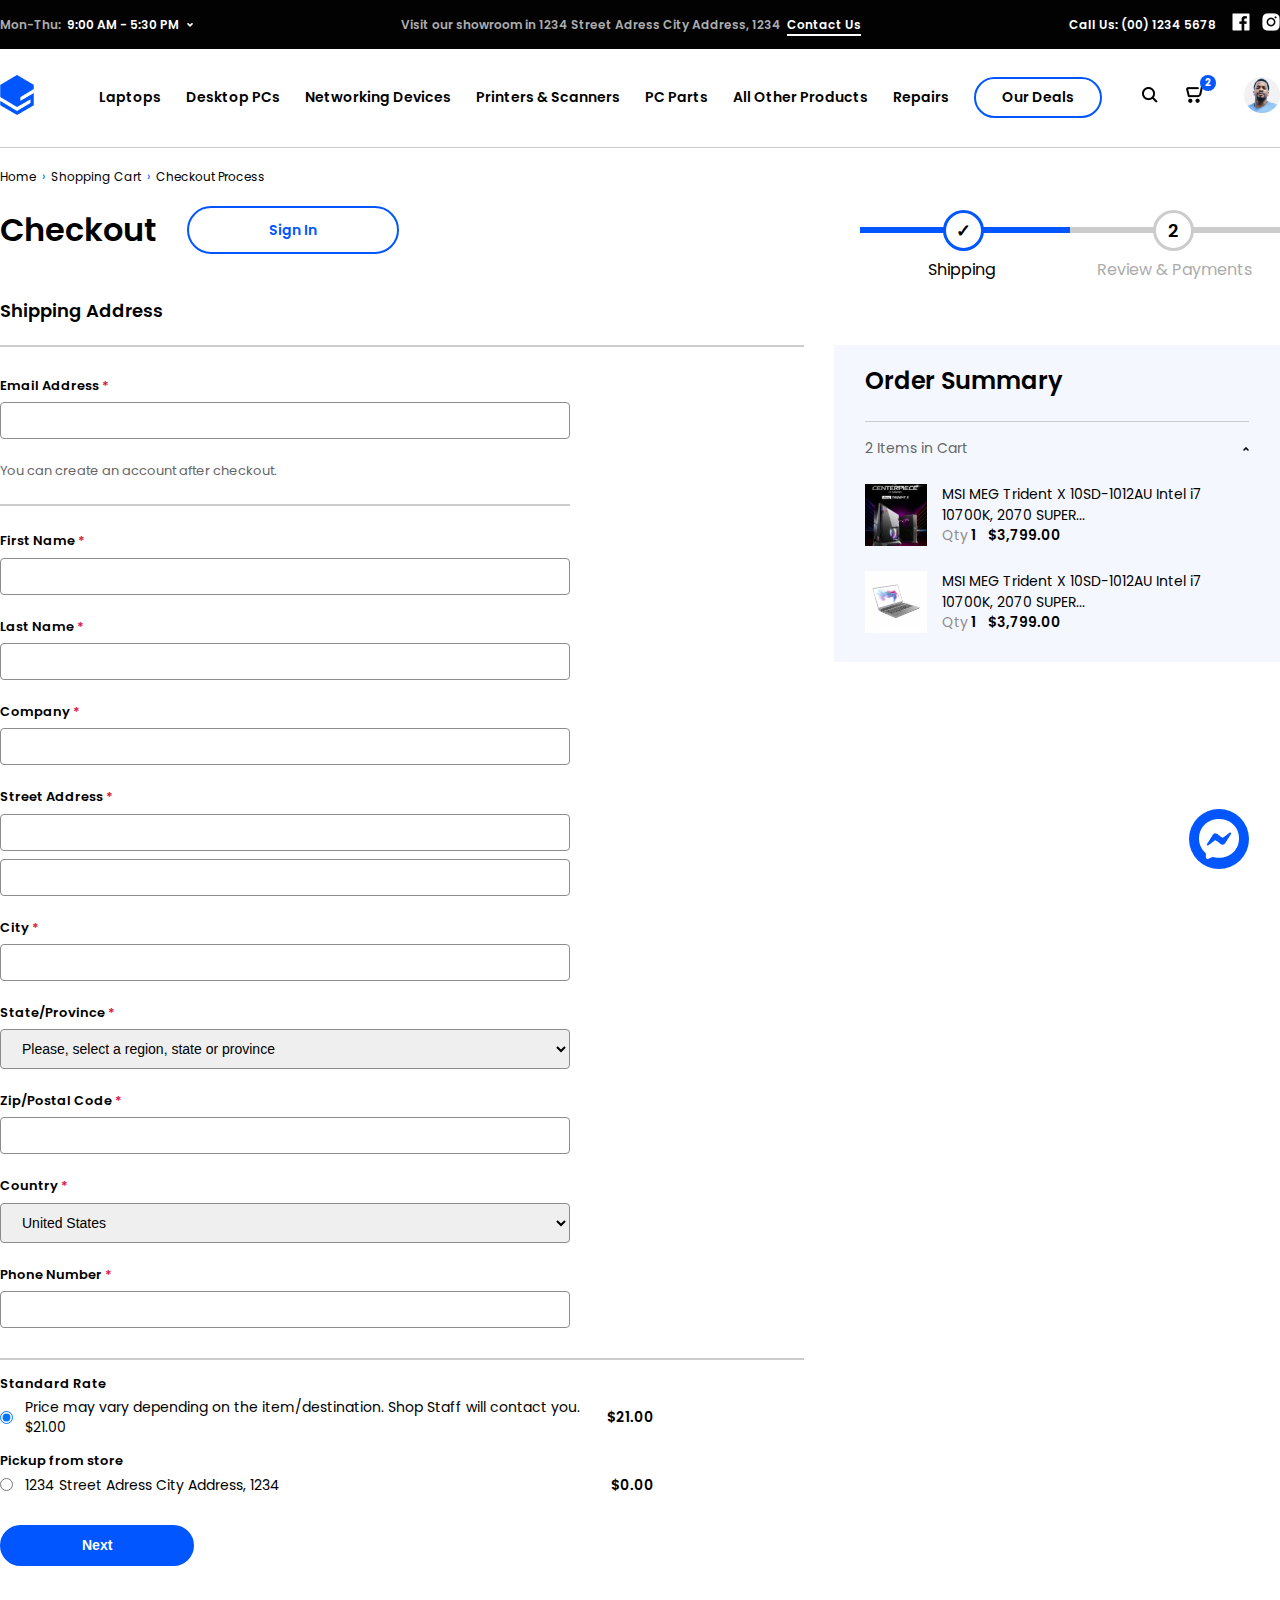
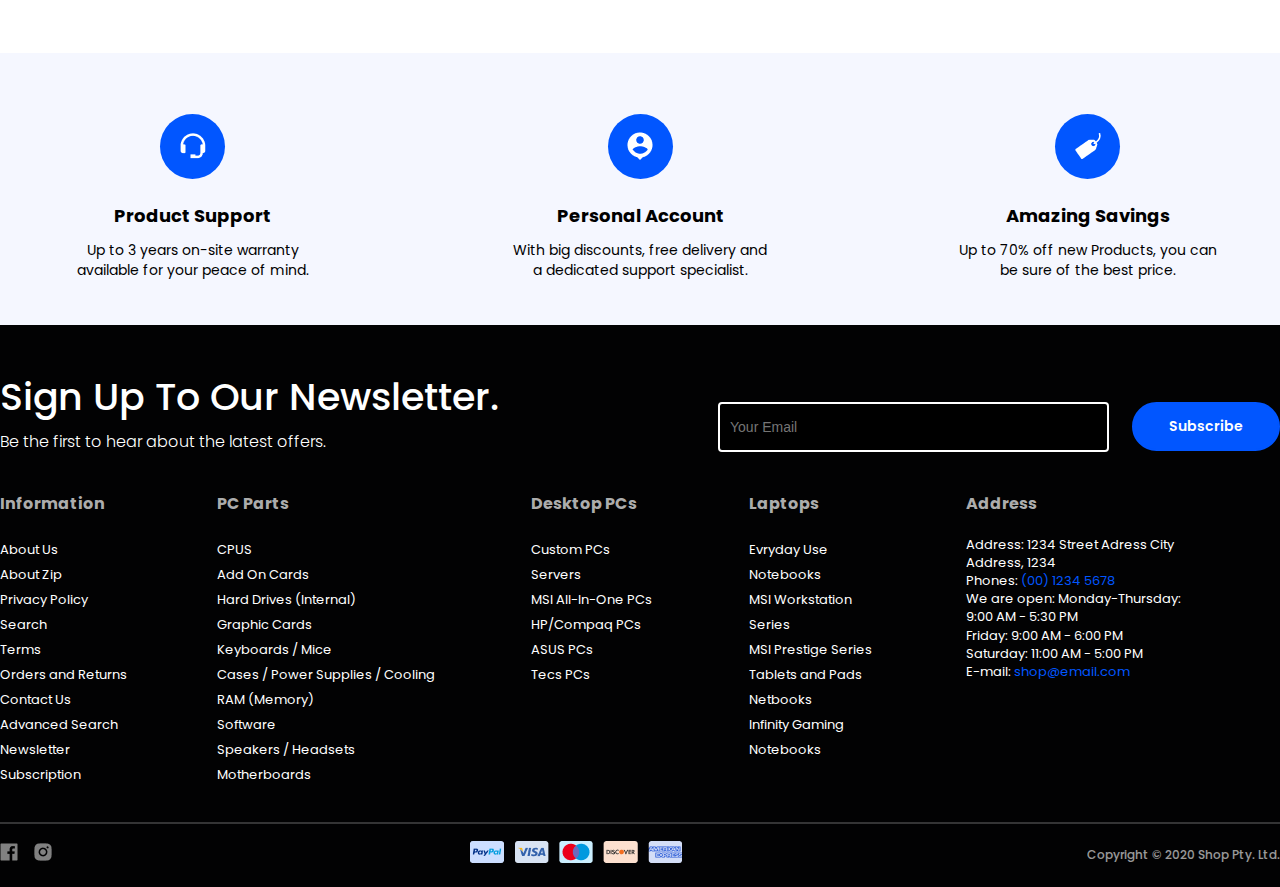
<file: checkout.html>
<!DOCTYPE html>
<html lang="en">

<head>
  <meta charset="UTF-8">
  <meta http-equiv="X-UA-Compatible" content="IE=edge">
  <meta name="viewport" content="width=device-width, initial-scale=1.0">
  <link rel="preconnect" href="https://fonts.googleapis.com">
  <link rel="preconnect" href="https://fonts.gstatic.com" crossorigin>
  <link href="https://fonts.googleapis.com/css2?family=Poppins:wght@300;400;500;600;700;800&display=swap"
    rel="stylesheet">

  <link rel="stylesheet" href="style.css">
  <link rel="stylesheet" href="checkout.css">
  <title>Tech Online Store Design</title>
</head>

<body>

  <header class="width-100">
    <div class="black-bg">
      <div class="container">
        <div class="top-header flex-btwn">
          <div class="left-top-header flex">
            <p><span class="gray-color">Mon-Thu:&nbsp;</span> 9:00 AM - 5:30 PM</p>
            <img src="./images/open-icon.png" alt="">
          </div>
          <div class="hov-left-top-header box-shadow hidden">
            <div class="store-open-time flex gray">
              <div class="clock"><img src="./images/clock.png" alt=""></div>
              <div class="time">
                <p class="text-12-140">We are open:</p>
                <p class="text-13-19"><span class="gray-color">Mon-Thu:</span>&nbsp; 9:00 AM - 5:30 PM</p>
                <p class="text-13-14"><span class="gray-color">Fr:</span>&nbsp; 9:00 AM - 6:00 PM</p>
                <p class="text-13-14"><span class="gray-color">Sat:</span>&nbsp; 11:00 AM - 5:00 PM</p>
              </div>
            </div>
            <div class="hr opacity-0-2"></div>
            <div class="store-address flex gray">
              <div class="localisation"><img src="./images/localisation.png" alt=""></div>
              <div class="address">
                <p class="text-13-18">Address: 1234 Street Adress,<br>City Address, 1234</p>
              </div>
            </div>
            <div class="hr opacity-0-2"></div>
            <div class="store-call gray">
              <div class="call text-13-18">
                <p>Phones:&nbsp;<span class="blue-color">(00) 1234 5678</span></p>
                <p>E-mail:&nbsp;<a href="mailto:aaa@example.com" class="blue-color">shop@email.com</a>shop@email.com</a></p>
              </div>
            </div>
          </div>
          <div class="center-top-header">
            <p><span class="gray-color">Visit our showroom in 1234 Street Adress City Address, 1234 &nbsp;</span><a
                href="./contact-us.html" class="white-underline">Contact Us</a></p>
          </div>
          <div class="right-top-header flex">
            <p class="white-color">Call Us: (00) 1234 5678 </p>
            <a href="" class="scal-1-2"><img src="./images/fb.png" alt="" class="w-fb"></a>
            <a href="" class="scal-1-2"><img src="./images/ig.png" alt=""></a>
          </div>
        </div>
      </div>
    </div>
  
    <div class="header-nav container flex">
      <div class="logo">
        <a href="./index.html"><img src="./images/logo.png" alt=""></a>
      </div>
  
      <nav class="flex-btwn">
        <ul class="menu flex">
          <li class="list-item"><a href="./catalog.html">Laptops</a>
            <div class="st-sub-menu box-shadow hidden">
              <ul>
                <li class="hov-st-sub-menu"><a href="" class="flex-btwn">Everyday Use Notebooks<img
                      src="./images/open-sub.png" alt=""></a>
                  <div class="nd-sub-menu box-shadow hidden">
                    <ul>
                      <li class="hov-nd-sub-menu"><a href="" href="" class="flex-btwn">MSI Workstation Series<img
                            src="./images/open-sub.png" alt=""></a>
                        <div class="rd-sub-menu box-shadow hidden">
                          <ul>
                            <li><a href="">MSI WS Series <span>(12)</span></a></li>
                            <li><a href="">MSI WT Series <span>(31)</span></a></li>
                            <li><a href="">MSI WE Series <span>(7)</span></a></li>
                          </ul>
                        </div>
                      </li>
                      <li><a href="">MSI Prestige Series</a></li>
                    </ul>
                  </div>
                </li>
                <li class="hov-st-sub-menu"><a href="" href="" class="flex-btwn">MSI Workstation Series<img
                      src="./images/open-sub.png" alt=""></a>
                  <div class="nd-sub-menu box-shadow hidden">
                    <ul>
                      <li><a href="">MSI Workstation Series</a></li>
                      <li class="hov-nd-sub-menu"><a href="" href="" class="flex-btwn">MSI Prestige Series<img
                            src="./images/open-sub.png" alt=""></a>
                        <div class="rd-sub-menu box-shadow hidden">
                          <ul>
                            <li><a href="">MSI WS Series <span>(12)</span></a></li>
                            <li><a href="">MSI WT Series <span>(31)</span></a></li>
                            <li><a href="">MSI WE Series <span>(7)</span></a></li>
                          </ul>
                        </div>
                      </li>
                      <li><a href="">MSI Workstation Series</a></li>
                    </ul>
                  </div>
                </li>
                <li><a href="">MSI Prestige Series
                  </a></li>
                <li><a href="">Gaming Notebooks</a></li>
                <li><a href="">Tablets And Pads</a></li>
                <li><a href="">Netbooks</a></li>
                <li><a href="">Infinity Gaming Notebooks</a></li>
              </ul>
            </div>
          </li>
          <li class="list-item"><a href="./catalog.html"">Desktop PCs</a>
            <div class="st-sub-menu box-shadow hidden">
              <ul>
                <li><a href="">Everyday Use Notebooks</a></li>
                <li><a href="">MSI Workstation Series</a></li>
                <li class="hov-st-sub-menu"><a href="" href="" class="flex-btwn">MSI Prestige Series<img
                      src="./images/open-sub.png" alt=""></a>
                  <div class="nd-sub-menu box-shadow hidden">
                    <ul>
                      <li class="hov-nd-sub-menu"><a href="" href="" class="flex-btwn">MSI Workstation Series<img
                            src="./images/open-sub.png" alt=""></a>
                        <div class="rd-sub-menu box-shadow hidden">
                          <ul>
                            <li><a href="">MSI WS Series <span>(12)</span></a></li>
                            <li><a href="">MSI WT Series <span>(31)</span></a></li>
                            <li><a href="">MSI WE Series <span>(7)</span></a></li>
                          </ul>
                        </div>
                      </li>
                      <li><a href="">MSI Prestige Series</a></li>
                      <li class="hov-nd-sub-menu"><a href="" href="" class="flex-btwn">MSI Workstation Series<img
                            src="./images/open-sub.png" alt=""></a>
                        <div class="rd-sub-menu box-shadow hidden">
                          <ul>
                            <li><a href="">MSI WS Series <span>(12)</span></a></li>
                            <li><a href="">MSI WT Series <span>(31)</span></a></li>
                            <li><a href="">MSI WE Series <span>(7)</span></a></li>
                          </ul>
                        </div>
                      </li>
                    </ul>
                  </div>
                </li>
                <li class="hov-st-sub-menu"><a href="" href="" class="flex-btwn">Gaming Notebooks<img
                      src="./images/open-sub.png" alt=""></a>
                  <div class="nd-sub-menu box-shadow hidden">
                    <ul>
                      <li class="hov-nd-sub-menu"><a href="" href="" class="flex-btwn">MSI Workstation Series<img
                            src="./images/open-sub.png" alt=""></a>
                        <div class="rd-sub-menu box-shadow hidden">
                          <ul>
                            <li><a href="">MSI WS Series <span>(12)</span></a></li>
                            <li><a href="">MSI WT Series <span>(31)</span></a></li>
                            <li><a href="">MSI WE Series <span>(7)</span></a></li>
                          </ul>
                        </div>
                      </li>
                      <li><a href="">MSI Prestige Series</a></li>
                    </ul>
                  </div>
                </li>
                <li><a href="">Tablets And Pads</a></li>
                <li><a href="">Netbooks</a></li>
                <li class="hov-st-sub-menu"><a href="" href="" class="flex-btwn">Infinity Gaming Notebooks<img
                      src="./images/open-sub.png" alt=""></a>
                  <div class="nd-sub-menu box-shadow hidden">
                    <ul>
                      <li><a href="">MSI Workstation Series</a></li>
                      <li class="hov-nd-sub-menu"><a href="" href="" class="flex-btwn">MSI Prestige Series<img
                            src="./images/open-sub.png" alt=""></a>
                        <div class="rd-sub-menu box-shadow hidden">
                          <ul>
                            <li><a href="">MSI WS Series <span>(12)</span></a></li>
                            <li><a href="">MSI WT Series <span>(31)</span></a></li>
                            <li><a href="">MSI WE Series <span>(7)</span></a></li>
                          </ul>
                        </div>
                      </li>
                      <li><a href="">MSI Workstation Series</a></li>
                    </ul>
                  </div>
                </li>
              </ul>
            </div>
          </li>
          <li class="list-item"><a href="./catalog.html"">Networking Devices</a>
            <div class="st-sub-menu box-shadow hidden">
              <ul>
                <li><a href="">Everyday Use Notebooks</a></li>
                <li><a href="">MSI Workstation Series</a></li>
                <li><a href="">MSI Prestige Series</a></li>
                <li><a href="">Gaming Notebooks</a></li>
                <li class="hov-st-sub-menu"><a href="" href="" class="flex-btwn">Tablets And Pads<img
                      src="./images/open-sub.png" alt="">
                    <div class="nd-sub-menu box-shadow hidden">
                      <ul>
                        <li><a href="">MSI Workstation Series</a></li>
                        <li class="hov-nd-sub-menu"><a href="" href="" class="flex-btwn">MSI Prestige Series<img
                              src="./images/open-sub.png" alt=""></a>
                          <div class="rd-sub-menu box-shadow hidden">
                            <ul>
                              <li><a href="">MSI WS Series <span>(12)</span></a></li>
                              <li><a href="">MSI WT Series <span>(31)</span></a></li>
                              <li><a href="">MSI WE Series <span>(7)</span></a></li>
                            </ul>
                          </div>
                        </li>
                        <li><a href="">MSI Workstation Series</a></li>
                      </ul>
                    </div>
                  </a>
                </li>
                <li class="hov-st-sub-menu"><a href="" href="" class="flex-btwn">Netbooks<img
                      src="./images/open-sub.png" alt=""></a>
                  <div class="nd-sub-menu box-shadow hidden">
                    <ul>
                      <li class="hov-nd-sub-menu"><a href="" href="" class="flex-btwn">MSI Workstation Series<img
                            src="./images/open-sub.png" alt=""></a>
                        <div class="rd-sub-menu box-shadow hidden">
                          <ul>
                            <li><a href="">MSI WS Series <span>(12)</span></a></li>
                            <li><a href="">MSI WT Series <span>(31)</span></a></li>
                            <li><a href="">MSI WE Series <span>(7)</span></a></li>
                          </ul>
                        </div>
                      </li>
                      <li><a href="">MSI Prestige Series</a></li>
                      <li class="hov-nd-sub-menu"><a href="" href="" class="flex-btwn">MSI Workstation Series<img
                            src="./images/open-sub.png" alt=""></a>
                        <div class="rd-sub-menu box-shadow hidden">
                          <ul>
                            <li><a href="">MSI WS Series <span>(12)</span></a></li>
                            <li><a href="">MSI WT Series <span>(31)</span></a></li>
                            <li><a href="">MSI WE Series <span>(7)</span></a></li>
                          </ul>
                        </div>
                      </li>
                    </ul>
                  </div>
                </li>
                <li><a href="">Infinity Gaming Notebooks</a></li>
              </ul>
            </div>
          </li>
          <li class="list-item"><a href="./catalog.html"">Printers & Scanners</a>
            <div class="st-sub-menu box-shadow hidden">
              <ul>
                <li><a href="">Everyday Use Notebooks</a></li>
                <li class="hov-st-sub-menu"><a href="" href="" class="flex-btwn">MSI Workstation Series<img
                      src="./images/open-sub.png" alt=""></a>
                  <div class="nd-sub-menu box-shadow hidden">
                    <ul>
                      <li class="hov-nd-sub-menu"><a href="" href="" class="flex-btwn">MSI Workstation Series<img
                            src="./images/open-sub.png" alt=""></a>
                        <div class="rd-sub-menu box-shadow hidden">
                          <ul>
                            <li><a href="">MSI WS Series <span>(12)</span></a></li>
                            <li><a href="">MSI WT Series <span>(31)</span></a></li>
                            <li><a href="">MSI WE Series <span>(7)</span></a></li>
                          </ul>
                        </div>
                      </li>
                      <li><a href="">MSI Prestige Series</a></li>
                      <li class="hov-nd-sub-menu"><a href="" href="" class="flex-btwn">MSI Workstation Series<img
                            src="./images/open-sub.png" alt=""></a>
                        <div class="rd-sub-menu box-shadow hidden">
                          <ul>
                            <li><a href="">MSI WS Series <span>(12)</span></a></li>
                            <li><a href="">MSI WT Series <span>(31)</span></a></li>
                            <li><a href="">MSI WE Series <span>(7)</span></a></li>
                          </ul>
                        </div>
                      </li>
                      <li><a href="">MSI Prestige Series</a></li>
                      <li class="hov-nd-sub-menu"><a href="" href="" class="flex-btwn">MSI Workstation Series<img
                            src="./images/open-sub.png" alt=""></a>
                        <div class="rd-sub-menu box-shadow hidden">
                          <ul>
                            <li><a href="">MSI WS Series <span>(12)</span></a></li>
                            <li><a href="">MSI WT Series <span>(31)</span></a></li>
                            <li><a href="">MSI WE Series <span>(7)</span></a></li>
                          </ul>
                        </div>
                      </li>
                    </ul>
                  </div>
                </li>
                <li><a href="">MSI Prestige Series</a></li>
                <li class="hov-st-sub-menu"><a href="" href="" class="flex-btwn">Gaming Notebooks<img
                      src="./images/open-sub.png" alt=""></a>
                  <div class="nd-sub-menu box-shadow hidden">
                    <ul>
                      <li><a href="">MSI Workstation Series</a></li>
                      <li class="hov-nd-sub-menu"><a href="" href="" class="flex-btwn">MSI Prestige Series<img
                            src="./images/open-sub.png" alt=""></a>
                        <div class="rd-sub-menu box-shadow hidden">
                          <ul>
                            <li><a href="">MSI WS Series <span>(12)</span></a></li>
                            <li><a href="">MSI WT Series <span>(31)</span></a></li>
                            <li><a href="">MSI WE Series <span>(7)</span></a></li>
                          </ul>
                        </div>
                      </li>
                      <li><a href="">MSI Workstation Series</a></li>
                    </ul>
                  </div>
                </li>
                <li><a href="">Tablets And Pads</a></li>
                <li><a href="" href="" class="flex-btwn">Netbooks<img src="./images/open-sub.png" alt=""></a></li>
                <li class="hov-st-sub-menu"><a href="" href="" class="flex-btwn">Infinity Gaming Notebooks<img
                      src="./images/open-sub.png" alt=""></a>
                  <div class="nd-sub-menu box-shadow hidden">
                    <ul>
                      <li class="hov-nd-sub-menu"><a href="" href="" class="flex-btwn">MSI Workstation Series<img
                            src="./images/open-sub.png" alt=""></a>
                        <div class="rd-sub-menu box-shadow hidden">
                          <ul>
                            <li><a href="">MSI WS Series <span>(12)</span></a></li>
                            <li><a href="">MSI WT Series <span>(31)</span></a></li>
                            <li><a href="">MSI WE Series <span>(7)</span></a></li>
                          </ul>
                        </div>
                      </li>
                      <li><a href="">MSI Prestige Series</a></li>
                    </ul>
                  </div>
                </li>
              </ul>
            </div>
          </li>
          <li class="list-item"><a href="./catalog.html"">PC Parts</a>
            <div class="st-sub-menu box-shadow hidden">
              <ul>
                <li class="hov-st-sub-menu"><a href="" href="" class="flex-btwn">Everyday Use Notebooks<img
                      src="./images/open-sub.png" alt=""></a>
                  <div class="nd-sub-menu box-shadow hidden">
                    <ul>
                      <li class="hov-nd-sub-menu"><a href="" href="" class="flex-btwn">MSI Workstation Series<img
                            src="./images/open-sub.png" alt=""></a>
                        <div class="rd-sub-menu box-shadow hidden">
                          <ul>
                            <li><a href="">MSI WS Series <span>(12)</span></a></li>
                            <li><a href="">MSI WT Series <span>(31)</span></a></li>
                            <li><a href="">MSI WE Series <span>(7)</span></a></li>
                          </ul>
                        </div>
                      </li>
                      <li><a href="">MSI Prestige Series</a></li>
                      <li class="hov-nd-sub-menu"><a href="" href="" class="flex-btwn">MSI Workstation Series<img
                            src="./images/open-sub.png" alt=""></a>
                        <div class="rd-sub-menu box-shadow hidden">
                          <ul>
                            <li><a href="">MSI WS Series <span>(12)</span></a></li>
                            <li><a href="">MSI WT Series <span>(31)</span></a></li>
                            <li><a href="">MSI WE Series <span>(7)</span></a></li>
                          </ul>
                        </div>
                      </li>
                    </ul>
                  </div>
                </li>
                <li class="hov-st-sub-menu"><a href="" href="" class="flex-btwn">MSI Workstation Series<img
                      src="./images/open-sub.png" alt=""></a>
                  <div class="nd-sub-menu box-shadow hidden">
                    <ul>
                      <li class="hov-nd-sub-menu"><a href="" href="" class="flex-btwn">MSI Workstation Series<img
                            src="./images/open-sub.png" alt=""></a>
                        <div class="rd-sub-menu box-shadow hidden">
                          <ul>
                            <li><a href="">MSI WS Series <span>(12)</span></a></li>
                            <li><a href="">MSI WT Series <span>(31)</span></a></li>
                            <li><a href="">MSI WE Series <span>(7)</span></a></li>
                          </ul>
                        </div>
                      </li>
                      <li><a href="">MSI Prestige Series</a></li>
                      <li class="hov-nd-sub-menu"><a href="" href="" class="flex-btwn">MSI Workstation Series<img
                            src="./images/open-sub.png" alt=""></a>
                        <div class="rd-sub-menu box-shadow hidden">
                          <ul>
                            <li><a href="">MSI WS Series <span>(12)</span></a></li>
                            <li><a href="">MSI WT Series <span>(31)</span></a></li>
                            <li><a href="">MSI WE Series <span>(7)</span></a></li>
                          </ul>
                        </div>
                      </li>
                      <li><a href="">MSI Prestige Series</a></li>
                      <li class="hov-nd-sub-menu"><a href="" href="" class="flex-btwn">MSI Workstation Series<img
                            src="./images/open-sub.png" alt=""></a>
                        <div class="rd-sub-menu box-shadow hidden">
                          <ul>
                            <li><a href="">MSI WS Series <span>(12)</span></a></li>
                            <li><a href="">MSI WT Series <span>(31)</span></a></li>
                            <li><a href="">MSI WE Series <span>(7)</span></a></li>
                          </ul>
                        </div>
                      </li>
                    </ul>
                  </div>
                </li>
                <li><a href="">MSI Prestige Series
                  </a></li>
                <li><a href="">Gaming Notebooks</a></li>
                <li><a href="">Tablets And Pads</a></li>
                <li><a href="">Netbooks</a></li>
                <li><a href="">Infinity Gaming Notebooks</a></li>
              </ul>
            </div>
          </li>
          <li class="list-item"><a href="./catalog.html"">All Other Products</a>
            <div class="st-sub-menu box-shadow hidden">
              <ul>
                <li><a href="">Everyday Use Notebooks</a></li>
                <li><a href="">MSI Workstation Series</a></li>
                <li class="hov-st-sub-menu"><a href="" href="" class="flex-btwn">MSI Prestige Series<img
                      src="./images/open-sub.png" alt=""></a>
                  <div class="nd-sub-menu box-shadow hidden">
                    <ul>
                      <li class="hov-nd-sub-menu"><a href="" href="" class="flex-btwn">MSI Workstation Series<img
                            src="./images/open-sub.png" alt=""></a>
                        <div class="rd-sub-menu box-shadow hidden">
                          <ul>
                            <li><a href="">MSI WS Series <span>(12)</span></a></li>
                            <li><a href="">MSI WT Series <span>(31)</span></a></li>
                            <li><a href="">MSI WE Series <span>(7)</span></a></li>
                          </ul>
                        </div>
                      </li>
                      <li><a href="">MSI Prestige Series</a></li>
                    </ul>
                  </div>
                </li>
                <li class="hov-st-sub-menu"><a href="" href="" class="flex-btwn">Gaming Notebooks<img
                      src="./images/open-sub.png" alt=""></a>
                  <div class="nd-sub-menu box-shadow hidden">
                    <ul>
                      <li><a href="">MSI Workstation Series</a></li>
                      <li class="hov-nd-sub-menu"><a href="" href="" class="flex-btwn">MSI Prestige Series<img
                            src="./images/open-sub.png" alt=""></a>
                        <div class="rd-sub-menu box-shadow hidden">
                          <ul>
                            <li><a href="">MSI WS Series <span>(12)</span></a></li>
                            <li><a href="">MSI WT Series <span>(31)</span></a></li>
                            <li><a href="">MSI WE Series <span>(7)</span></a></li>
                          </ul>
                        </div>
                      </li>
                      <li><a href="">MSI Workstation Series</a></li>
                    </ul>
                  </div>
                </li>
                <li><a href="">Tablets And Pads</a></li>
                <li><a href="">Netbooks</a></li>
                <li class="hov-st-sub-menu"><a href="" href="" class="flex-btwn">Infinity Gaming Notebooks<img
                      src="./images/open-sub.png" alt=""></a>
                  <div class="nd-sub-menu box-shadow hidden">
                    <ul>
                      <li class="hov-nd-sub-menu"><a href="" href="" class="flex-btwn">MSI Workstation Series<img
                            src="./images/open-sub.png" alt=""></a>
                        <div class="rd-sub-menu box-shadow hidden">
                          <ul>
                            <li><a href="">MSI WS Series <span>(12)</span></a></li>
                            <li><a href="">MSI WT Series <span>(31)</span></a></li>
                            <li><a href="">MSI WE Series <span>(7)</span></a></li>
                          </ul>
                        </div>
                      </li>
                      <li><a href="">MSI Prestige Series</a></li>
                      <li class="hov-nd-sub-menu"><a href="" href="" class="flex-btwn">MSI Workstation Series<img
                            src="./images/open-sub.png" alt=""></a>
                        <div class="rd-sub-menu box-shadow hidden">
                          <ul>
                            <li><a href="">MSI WS Series <span>(12)</span></a></li>
                            <li><a href="">MSI WT Series <span>(31)</span></a></li>
                            <li><a href="">MSI WE Series <span>(7)</span></a></li>
                          </ul>
                        </div>
                      </li>
                    </ul>
                  </div>
                </li>
              </ul>
            </div>
          </li>
          <li class="list-item"><a href="./catalog.html"">Repairs</a>
            <div class="st-sub-menu box-shadow hidden">
              <ul>
                <li><a href="">Everyday Use Notebooks</a></li>
                <li><a href="">MSI Workstation Series</a></li>
                <li><a href="">MSI Prestige Series</a></li>
                <li><a href="">Gaming Notebooks</a></li>
                <li class="hov-st-sub-menu"><a href="" href="" class="flex-btwn">Tablets And Pads<img
                      src="./images/open-sub.png" alt=""></a>
                  <div class="nd-sub-menu box-shadow hidden">
                    <ul>
                      <li><a href="">MSI Workstation Series</a></li>
                      <li class="hov-nd-sub-menu"><a href="" href="" class="flex-btwn">MSI Prestige Series<img
                            src="./images/open-sub.png" alt=""></a>
                        <div class="rd-sub-menu box-shadow hidden">
                          <ul>
                            <li><a href="">MSI WS Series <span>(12)</span></a></li>
                            <li><a href="">MSI WT Series <span>(31)</span></a></li>
                            <li><a href="">MSI WE Series <span>(7)</span></a></li>
                          </ul>
                        </div>
                      </li>
                      <li><a href="">MSI Workstation Series</a></li>
                    </ul>
                  </div>
                </li>
                <li class="hov-st-sub-menu"><a href="" href="" class="flex-btwn">Netbooks<img
                      src="./images/open-sub.png" alt=""></a>
                  <div class="nd-sub-menu box-shadow hidden">
                    <ul>
                      <li class="hov-nd-sub-menu"><a href="" href="" class="flex-btwn">MSI Workstation Series<img
                            src="./images/open-sub.png" alt=""></a>
                        <div class="rd-sub-menu box-shadow hidden">
                          <ul>
                            <li><a href="">MSI WS Series <span>(12)</span></a></li>
                            <li><a href="">MSI WT Series <span>(31)</span></a></li>
                            <li><a href="">MSI WE Series <span>(7)</span></a></li>
                          </ul>
                        </div>
                      </li>
                      <li><a href="">MSI Prestige Series</a></li>
                    </ul>
                  </div>
                </li>
                <li><a href="">Infinity Gaming Notebooks</a></li>
              </ul>
            </div>
          </li>
          <li class="list-item cta btn btn-8  text-14-21"><a href="./catalog.html"">Our Deals</a></li>
        </ul>
  
        <div class="my-nav flex">
          <a href="" class="scal-1-3"><img src="./images/search-icon.png" alt=""></a>
          <div class="basket"><a href="./cart.html"><img src="./images/basket-icon.png" alt=""></a>
  
            <div class="basket-oval"><a href=""><span class="white-color">2</span></a></div>
  
            <div class="hov-my-card box-shadow hidden">
              <div class="top-hov-my-card">
                <p class="text-18-140">My Cart</p>
                <p class="text-12-140 gray-color">2 item in cart</p>
                <a href="./cart.html" class="blue-color btn btn-8 flex text-14-21 scal-1-2">View or Edit Your Cart</a>
              </div>
              <div class="hr opacity-0-2"></div>
              <div class="items-hov-my-card flex-btwn">
                <p>1&nbsp;x</p>
                <img src="./images/my-card-item.png" alt="">
                <div class="flex-start">
                  <p class="text-13-19-normal">EX DISPLAY : MSI Pro 16 Flex-036AU 15.6 MULTITOUCH All-In-On...</p>
                  <div class="edit-command">
                    <img src="./images/cancel.png" alt="" class="scal-1-3">
                    <img src="./images/edit.png" alt="" class="scal-1-3">
                  </div>
                </div>
              </div>
              <div class="hr opacity-0-2"></div>
              <div class="items-hov-my-card flex-btwn">
                <p>1&nbsp;x</p>
                <img src="./images/my-card-item.png" alt="">
                <div class="flex-start">
                  <p class="text-13-19-normal">EX DISPLAY : MSI Pro 16 Flex-036AU 15.6 MULTITOUCH All-In-On...</p>
                  <div class="edit-command">
                    <img src="./images/cancel.png" alt="" class="scal-1-3">
                    <img src="./images/edit.png" alt="" class="scal-1-3">
                  </div>
                </div>
              </div>
              <div class="hr opacity-0-2"></div>
              <div class="bottom-hov-my-card">
                <p class="text-14-140"><span class="gray-color ">Subtotal:</span>&nbsp;$499.00</p>
                <a href="./checkout.html" class="blue-btn btn btn-8 white-color flex scal-1-2 text-14-21">Go to Checkout</a>
                <a href="./checkout.html" class="yellow-btn btn btn-8 text-14-21 flex scal-1-2">Check out with&nbsp;&nbsp;&nbsp;<img
                    src="./images/paypal-btn.png" alt="" class="paypal"></a>
              </div>
            </div>
          </div>
          <div class="my-account">
            <a href="./user-account.html" class="id-photo"><img src="./images/id-photo.png" alt="">
              <div class="hov-my-account hidden">
                <ul>
                  <li class="gray"><a href="./user-account.html">My Account</a></li>
                  <li class="gray"><a href="">My Wish List (0)</a></li>
                  <li class="gray"><a href="">Compare (0)</a></li>
                  <li class="gray"><a href="./register.html">Create an Account</a></li>
                  <li class="gray"><a href="./register.html">Sign In</a></li>
                </ul>
              </div>
            </a>
          </div>
        </div>
      </nav>
    </div>
    <div class="fb-messenger scal-1-2"><a href="contact-us.html">
        <div class="oval-fb-messenger"><img src="./images/fb-messenger-icon.png" alt="" class="fb-messenger-icon"></div>
      </a>
    </div>
  </header>

  <main>
    <section class="container menu-padding">
      <p class="text-12-140"><a href="./index.html">Home</a>&nbsp;&nbsp;<span
          class="blue-color">›</span>&nbsp;&nbsp;Shopping Cart&nbsp;&nbsp;<span
          class="blue-color">›</span>&nbsp;&nbsp;Checkout Process</p>
      <div class="checkout flex-btwn">
        <div class="flex">
          <h2 class="text-32-48">Checkout</h2>
          <div>
            <a href="./register.html" class="btn blue-color btn-15 text-14-21 checkout-btns sign-in-btn">Sign In</a>
          </div>
        </div>
        <div class="flex">
          <div>
            <div class="checked-shipping-line blue-line">
              <div class="checked-shipping-cercle blue-cercle flex text-18-140">&#x2713;</div>
              <p class="text-16-20-normal checked-shipping">Shipping</p>
            </div>
          </div>
          <div>
            <div class="checked-shipping-line gray-line">
              <div class="checked-shipping-cercle gray-cercle flex text-18-140">2</div>
              <p class="text-16-20-normal gray-color review-payments">Review & Payments</p>
            </div>
          </div>
        </div>
      </div>
      <p class="shipping-address text-18-27-bold">Shipping Address</p>
    </section>

    <div class="container flex-start shipping-address-main">
      <section class="shipping-address-form">
        <form class="col-flex-start">
          <div class="shipping-address-form-container">
            <label for="email" class="text-13-210">Email Address&nbsp;<span class="red-color">*</span></label>
            <input type="email" class="width-100 input-frame" name="email" id="email" required>
            <p class="text-13-210-normal gray-66-color email-p">You can create an account after checkout.</p>
            <label for="fname" class="text-13-210">First Name&nbsp;<span class="red-color">*</span></label>
            <input type="text" class="width-100 input-frame" name="first-name" id="fname">
            <label for="lname" class="text-13-210">Last Name&nbsp;<span class="red-color">*</span></label>
            <input type="text" class="width-100 input-frame" name="last-name" id="lname" required>
            <label for="company" class="text-13-210">Company&nbsp;<span class="red-color">*</span></label>
            <input type="text" class="width-100 input-frame" name="company" id="company" required>
            <label for="s-address" class="text-13-210">Street Address&nbsp;<span class="red-color">*</span></label>
            <input type="text" class="width-100 input-frame" name="street-addres" id="s-address" required>
            <input type="text" class="width-100 input-frame" name="company" id="s-address">
            <label for="city" class="text-13-210">City&nbsp;<span class="red-color">*</span></label>
            <input type="text" class="width-100 input-frame" name="city" id="city" required>
            <label for="state-province" class="text-13-210">State/Province&nbsp;<span class="red-color">*</span></label>
            <select name="state-province" id="state-province" class="text-14-20-normal width-100 input-frame" required>
              <option value="0">Please, select a region, state or province</option>
              <option value="1">Tanger-Tétouan-Al Hoceïma</option>
              <option value="2">Fès-Meknès</option>
              <option value="3">Casablanca-Settat</option>
              <option value="4">Marrakech-Safi</option>
              <option value="5">Oriental</option>
            </select>
            <label for="z-p-code" class="text-13-210">Zip/Postal Code&nbsp;<span class="red-color">*</span></label>
            <input type="text" class="width-100 input-frame" name="z-p-code" id="z-p-code" required>
            <label for="country" class="text-13-210">Country&nbsp;<span class="red-color">*</span></label>
            <select name="country" id="country" class="text-14-20-normal width-100 input-frame">
              <option value="1">United States</option>
              <option value="2">Morocco</option>
              <option value="3">Qatar</option>
              <option value="4">Australia</option>
              <option value="5">France</option>
            </select>
            <label for="phone-number" class="text-13-210">Phone Number&nbsp;<span class="red-color">*</span></label>
            <input type="tel" class="width-100 input-frame" name="phone-number" id="phone-number" required>
          </div>
          <div class="hr opacity-0-2 width-100"></div>
          <div class="width-100">
            <label for="s-rate" class="text-13-210">Standard Rate</label>
            <div class="flex s-rate">
              <input type="radio" name="s-rate" id="s-rate" class="radio" checked>
              <div class="flex-btwn radio-p">
                <label for="s-rate" class="text-14-20-normal">Price may vary depending on the item/destination. Shop
                  Staff will contact you. $21.00</label>
                <p class="text-14-20-bold">$21.00</p>
              </div>
            </div>
            <label for="pickup" class="text-13-210">Pickup from store</label>
            <div class="flex pickup">
              <input type="radio" name="pickup" id="pickup" class="radio">
              <div class="flex-btwn radio-p">
                <label for="pickup" class="text-14-20-normal">1234 Street Adress City Address, 1234</label>
                <p class="text-14-20-bold">$0.00</p>
              </div>
            </div>
            <input type="submit" value="Next" class="btn blue-btn btn-8 white-color text-14-21 checkout-btns">
          </div>
        </form>
      </section>

      <aside class="order-summary f5-bg">
        <p class="text-24-36 order-summary-p">Order Summary</p>
        <div class="flex-btwn width-100">
          <p class="text-14-21-normal gray-66-color">2 Items in Cart</p>
          <img src="./images/down-open-sub.png" alt="" class="rot-180">
        </div>
        <br>
        <div class="flex">
          <img src="./images/shopping-cart-1.png" alt="" class="order-imgs">
          <div class="col-flex-start">
            <p class="text-14-21-normal">MSI MEG Trident X 10SD-1012AU Intel i7 10700K, 2070 SUPER...</p>
            <div class="flex">
              <p class="text-14-140"><span class="gray-8c-color text-14-140-normal">Qty</span>&nbsp;1</p>
              <p class="text-14-140 order-summary-price">$3,799.00</p>
            </div>
          </div>
        </div>
        <br>
        <div class="flex">
          <img src="./images/shopping-cart-2.png" alt="" class="order-imgs">
          <div class="col-flex-start">
            <p class="text-14-21-normal">MSI MEG Trident X 10SD-1012AU Intel i7 10700K, 2070 SUPER...</p>
            <div class="flex">
              <p class="text-14-140"><span class="gray-8c-color text-14-140-normal">Qty</span>&nbsp;1</p>
              <p class="text-14-140 order-summary-price">$3,799.00</p>
            </div>
          </div>
        </div>
      </aside>
    </div>

    <section class="shared-main f5-bg">
      <div class="cards-shared-main flex-btwn small-container">
        <div class="card-shared-main">
          <div class="product-support col-flex">
            <div class="oval-product-support oval-shared-main">
              <img src="./images/product-support.png" alt="" class="product-support-icon shared-main-icons">
            </div>
            <p class="text-18-24">Product Support</p>
            <p class="text-14-140-normal">Up to 3 years on-site warranty available for your peace of mind.</p>
          </div>
        </div>
        <div class="card-shared-main ">
          <div class="personal-account col-flex">
            <div class="oval-personal-account oval-shared-main">
              <img src="./images/personal-account.png" alt="" class="personal-account-icon shared-main-icons">
            </div>
            <p class="text-18-24">Personal Account</p>
            <p class="text-14-140-normal">With big discounts, free delivery and a dedicated support specialist.</p>
          </div>
        </div>
        <div class="card-shared-main">
          <div class="amazing-savings col-flex">
            <div class="oval-amazing-savings oval-shared-main">
              <img src="./images/amazing-savings.png" alt="" class="amazing-savings-icon shared-main-icons">
            </div>
            <p class="text-18-24">Amazing Savings</p>
            <p class="text-14-140-normal">Up to 70% off new Products, you can be sure of the best price.</p>
          </div>
        </div>
      </div>
    </section>
  </main>

  <footer class="black-bg">
    <div class="container">
      <div class="top-footer flex-btwn">
        <div class="left-top-footer">
          <p>Sign Up To Our Newsletter.</p>
          <p>Be the first to hear about the latest offers.</p>
        </div>
        <div class="right-top-footer flex">
          <input type="email" placeholder="Your Email" class="white-color text-14-20">
          <a href="index.html" class="btn btn-15 blue-btn text-14-21">Subscribe</a>
        </div>
      </div>
      <div class="center-footer flex-btwn">
        <ul>
          <li class="list-tite gray-color text-14-14">Information</li>
          <li><a href="./about-us.html" class="text-13-18">About Us</a></li>
          <li><a href="" class="text-13-18">About Zip</a></li>
          <li><a href="./faq.html" class="text-13-18">Privacy Policy</a></li>
          <li><a href="./index.html" class="text-13-18">Search</a></li>
          <li><a href="./faq.html" class="text-13-18">Terms</a></li>
          <li><a href="./faq.html" class="text-13-18">Orders and Returns</a></li>
          <li><a href="./contact-us.html" class="text-13-18">Contact Us</a></li>
          <li><a href="./index.html" class="text-13-18">Advanced Search</a></li>
          <li><a href="./index.html" class="text-13-18">Newsletter Subscription</a></li>
        </ul>
        <ul>
          <li class="list-tite gray-color text-14-14">PC Parts</li>
          <li><a href="./catalog.html" class="text-13-18">CPUS</a></li>
          <li><a href="./catalog.html" class="text-13-18">Add On Cards</a></li>
          <li><a href="./catalog.html" class="text-13-18">Hard Drives (Internal)</a></li>
          <li><a href="./catalog.html" class="text-13-18">Graphic Cards</a></li>
          <li><a href="./catalog.html" class="text-13-18">Keyboards / Mice</a></li>
          <li><a href="./catalog.html" class="text-13-18">Cases / Power Supplies / Cooling</a></li>
          <li><a href="./catalog.html" class="text-13-18">RAM (Memory)</a></li>
          <li><a href="" class="text-13-18">Software</a></li>
          <li><a href="./catalog.html" class="text-13-18">Speakers / Headsets</a></li>
          <li><a href="./catalog.html" class="text-13-18">Motherboards</a></li>
        </ul>
        <ul>
          <li class="list-tite gray-color text-14-14">Desktop PCs</li>
          <li><a href="./catalog.html" class="text-13-18">Custom PCs</a></li>
          <li><a href="./catalog.html" class="text-13-18">Servers</a></li>
          <li><a href="./catalog.html" class="text-13-18">MSI All-In-One PCs</a></li>
          <li><a href="./catalog.html" class="text-13-18">HP/Compaq PCs</a></li>
          <li><a href="./catalog.html" class="text-13-18">ASUS PCs</a></li>
          <li><a href="./catalog.html" class="text-13-18">Tecs PCs</a></li>
        </ul>
        <ul>
          <li class="list-tite gray-color text-14-14">Laptops</li>
          <li><a href="./catalog.html" class="text-13-18">Evryday Use Notebooks</a></li>
          <li><a href="./catalog.html" class="text-13-18">MSI Workstation Series</a></li>
          <li><a href="./catalog.html" class="text-13-18">MSI Prestige Series</a></li>
          <li><a href="./catalog.html" class="text-13-18">Tablets and Pads</a></li>
          <li><a href="./catalog.html" class="text-13-18">Netbooks</a></li>
          <li><a href="./catalog.html" class="text-13-18">Infinity Gaming Notebooks</a></li>
        </ul>
        <ul>
          <li class="list-tite gray-color text-14-14">Address</li>
          <li class="text-13-18">Address: 1234 Street Adress City Address, 1234</li>
          <li class="text-13-18">Phones: <span class="blue-color">(00) 1234 5678</span></li>
          <li class="text-13-18">We are open: Monday-Thursday: 9:00 AM - 5:30 PM</li>
          <li class="text-13-18">Friday: 9:00 AM - 6:00 PM</li>
          <li class="text-13-18">Saturday: 11:00 AM - 5:00 PM</li>
          <li class="text-13-18">E-mail: <a href="mailto:aaa@example.com" class="blue-color">shop@email.com</a></li>
        </ul>
      </div>
      <div class="hr2 opacity-0-2"></div>
      <div class="bottom-footer flex-btwn">
        <div class="social-media-footer">
          <a href=""><img src="./images/fb.png" alt="" class="opacity-0-5 scal-1-2"></a>
          <a href=""><img src="./images/ig.png" alt="" class="opacity-0-5 scal-1-2"></a>
        </div>
        <div class="center-bottom-footer">
          <img src="./images/paypal.png" alt="">
          <img src="./images/visa.png" alt="">
          <img src="./images/maestro.png" alt="">
          <img src="./images/discover.png" alt="">
          <img src="./images/american-express.png" alt="">
        </div>
        <p>Copyright © 2020 Shop Pty. Ltd.</p>
      </div>
    </div>
  </footer>
</body>

</html>
</file>
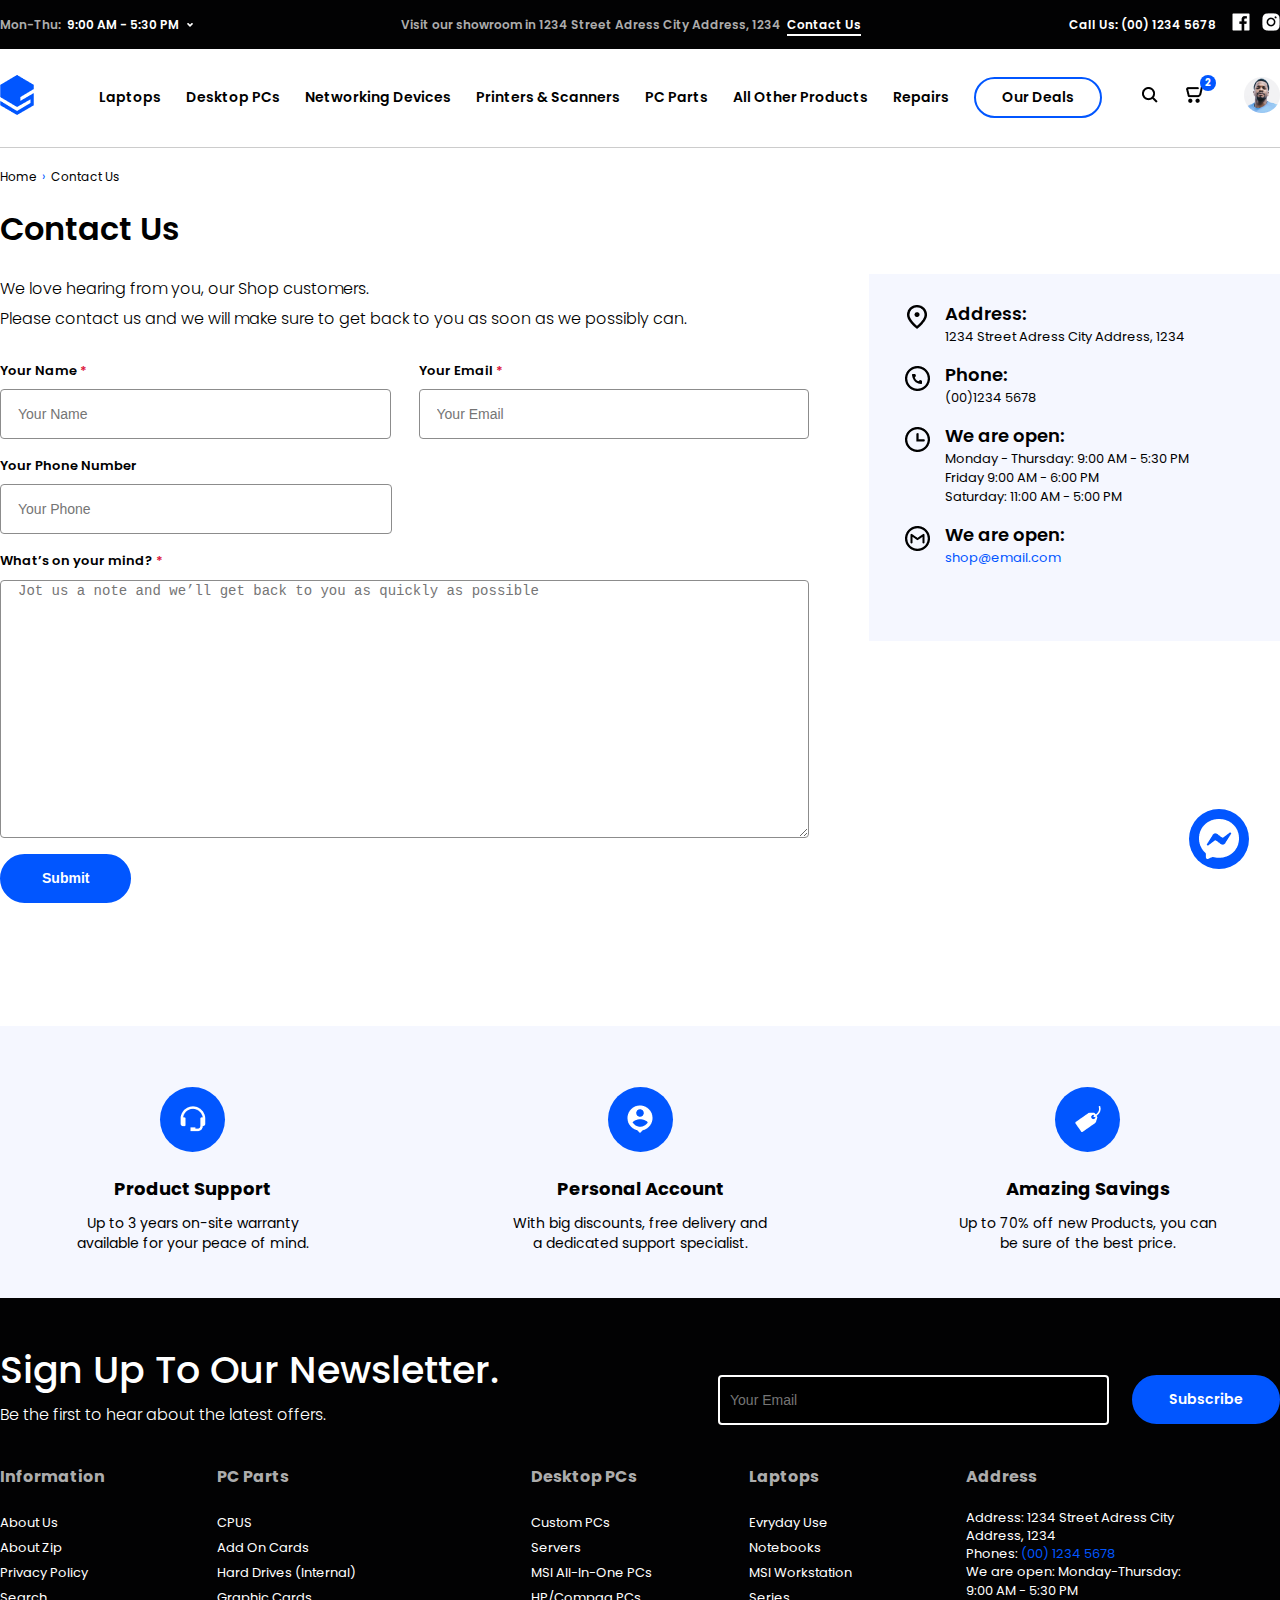
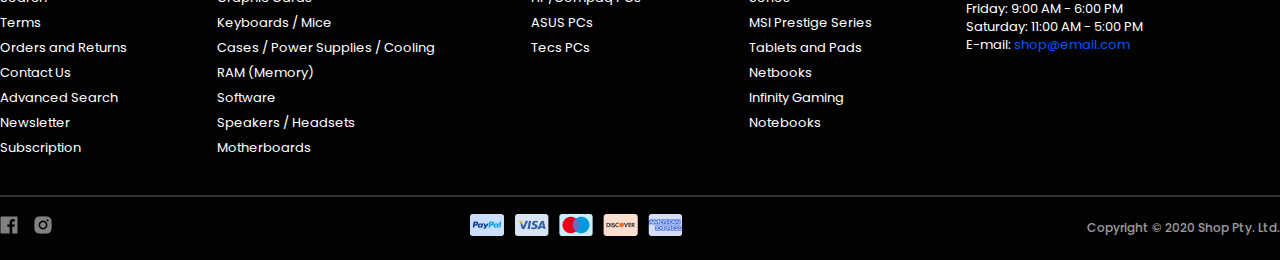
<file: contact-us.html>
<!DOCTYPE html>
<html lang="en">

<head>
  <meta charset="UTF-8">
  <meta http-equiv="X-UA-Compatible" content="IE=edge">
  <meta name="viewport" content="width=device-width, initial-scale=1.0">
  <link rel="preconnect" href="https://fonts.googleapis.com">
  <link rel="preconnect" href="https://fonts.gstatic.com" crossorigin>
  <link href="https://fonts.googleapis.com/css2?family=Poppins:wght@300;400;500;600;700;800&display=swap"
    rel="stylesheet">

  <link rel="stylesheet" href="style.css">
  <link rel="stylesheet" href="contact-us.css">
  <title>Tech Online Store Design</title>
</head>

<body>

  <header class="width-100">
    <div class="black-bg">
      <div class="container">
        <div class="top-header flex-btwn">
          <div class="left-top-header flex">
            <p><span class="gray-color">Mon-Thu:&nbsp;</span> 9:00 AM - 5:30 PM</p>
            <img src="./images/open-icon.png" alt="">
          </div>
          <div class="hov-left-top-header box-shadow hidden">
            <div class="store-open-time flex gray">
              <div class="clock"><img src="./images/clock.png" alt=""></div>
              <div class="time">
                <p class="text-12-140">We are open:</p>
                <p class="text-13-19"><span class="gray-color">Mon-Thu:</span>&nbsp; 9:00 AM - 5:30 PM</p>
                <p class="text-13-14"><span class="gray-color">Fr:</span>&nbsp; 9:00 AM - 6:00 PM</p>
                <p class="text-13-14"><span class="gray-color">Sat:</span>&nbsp; 11:00 AM - 5:00 PM</p>
              </div>
            </div>
            <div class="hr opacity-0-2"></div>
            <div class="store-address flex gray">
              <div class="localisation"><img src="./images/localisation.png" alt=""></div>
              <div class="address">
                <p class="text-13-18">Address: 1234 Street Adress,<br>City Address, 1234</p>
              </div>
            </div>
            <div class="hr opacity-0-2"></div>
            <div class="store-call gray">
              <div class="call text-13-18">
                <p>Phones:&nbsp;<span class="blue-color">(00) 1234 5678</span></p>
                <p>E-mail:&nbsp;<a href="mailto:aaa@example.com" class="blue-color">shop@email.com</a>shop@email.com</a></p>
              </div>
            </div>
          </div>
          <div class="center-top-header">
            <p><span class="gray-color">Visit our showroom in 1234 Street Adress City Address, 1234 &nbsp;</span><a
                href="./contact-us.html" class="white-underline">Contact Us</a></p>
          </div>
          <div class="right-top-header flex">
            <p class="white-color">Call Us: (00) 1234 5678 </p>
            <a href="" class="scal-1-2"><img src="./images/fb.png" alt="" class="w-fb"></a>
            <a href="" class="scal-1-2"><img src="./images/ig.png" alt=""></a>
          </div>
        </div>
      </div>
    </div>
  
    <div class="header-nav container flex">
      <div class="logo">
        <a href="./index.html"><img src="./images/logo.png" alt=""></a>
      </div>
  
      <nav class="flex-btwn">
        <ul class="menu flex">
          <li class="list-item"><a href="./catalog.html">Laptops</a>
            <div class="st-sub-menu box-shadow hidden">
              <ul>
                <li class="hov-st-sub-menu"><a href="" class="flex-btwn">Everyday Use Notebooks<img
                      src="./images/open-sub.png" alt=""></a>
                  <div class="nd-sub-menu box-shadow hidden">
                    <ul>
                      <li class="hov-nd-sub-menu"><a href="" href="" class="flex-btwn">MSI Workstation Series<img
                            src="./images/open-sub.png" alt=""></a>
                        <div class="rd-sub-menu box-shadow hidden">
                          <ul>
                            <li><a href="">MSI WS Series <span>(12)</span></a></li>
                            <li><a href="">MSI WT Series <span>(31)</span></a></li>
                            <li><a href="">MSI WE Series <span>(7)</span></a></li>
                          </ul>
                        </div>
                      </li>
                      <li><a href="">MSI Prestige Series</a></li>
                    </ul>
                  </div>
                </li>
                <li class="hov-st-sub-menu"><a href="" href="" class="flex-btwn">MSI Workstation Series<img
                      src="./images/open-sub.png" alt=""></a>
                  <div class="nd-sub-menu box-shadow hidden">
                    <ul>
                      <li><a href="">MSI Workstation Series</a></li>
                      <li class="hov-nd-sub-menu"><a href="" href="" class="flex-btwn">MSI Prestige Series<img
                            src="./images/open-sub.png" alt=""></a>
                        <div class="rd-sub-menu box-shadow hidden">
                          <ul>
                            <li><a href="">MSI WS Series <span>(12)</span></a></li>
                            <li><a href="">MSI WT Series <span>(31)</span></a></li>
                            <li><a href="">MSI WE Series <span>(7)</span></a></li>
                          </ul>
                        </div>
                      </li>
                      <li><a href="">MSI Workstation Series</a></li>
                    </ul>
                  </div>
                </li>
                <li><a href="">MSI Prestige Series
                  </a></li>
                <li><a href="">Gaming Notebooks</a></li>
                <li><a href="">Tablets And Pads</a></li>
                <li><a href="">Netbooks</a></li>
                <li><a href="">Infinity Gaming Notebooks</a></li>
              </ul>
            </div>
          </li>
          <li class="list-item"><a href="./catalog.html"">Desktop PCs</a>
            <div class="st-sub-menu box-shadow hidden">
              <ul>
                <li><a href="">Everyday Use Notebooks</a></li>
                <li><a href="">MSI Workstation Series</a></li>
                <li class="hov-st-sub-menu"><a href="" href="" class="flex-btwn">MSI Prestige Series<img
                      src="./images/open-sub.png" alt=""></a>
                  <div class="nd-sub-menu box-shadow hidden">
                    <ul>
                      <li class="hov-nd-sub-menu"><a href="" href="" class="flex-btwn">MSI Workstation Series<img
                            src="./images/open-sub.png" alt=""></a>
                        <div class="rd-sub-menu box-shadow hidden">
                          <ul>
                            <li><a href="">MSI WS Series <span>(12)</span></a></li>
                            <li><a href="">MSI WT Series <span>(31)</span></a></li>
                            <li><a href="">MSI WE Series <span>(7)</span></a></li>
                          </ul>
                        </div>
                      </li>
                      <li><a href="">MSI Prestige Series</a></li>
                      <li class="hov-nd-sub-menu"><a href="" href="" class="flex-btwn">MSI Workstation Series<img
                            src="./images/open-sub.png" alt=""></a>
                        <div class="rd-sub-menu box-shadow hidden">
                          <ul>
                            <li><a href="">MSI WS Series <span>(12)</span></a></li>
                            <li><a href="">MSI WT Series <span>(31)</span></a></li>
                            <li><a href="">MSI WE Series <span>(7)</span></a></li>
                          </ul>
                        </div>
                      </li>
                    </ul>
                  </div>
                </li>
                <li class="hov-st-sub-menu"><a href="" href="" class="flex-btwn">Gaming Notebooks<img
                      src="./images/open-sub.png" alt=""></a>
                  <div class="nd-sub-menu box-shadow hidden">
                    <ul>
                      <li class="hov-nd-sub-menu"><a href="" href="" class="flex-btwn">MSI Workstation Series<img
                            src="./images/open-sub.png" alt=""></a>
                        <div class="rd-sub-menu box-shadow hidden">
                          <ul>
                            <li><a href="">MSI WS Series <span>(12)</span></a></li>
                            <li><a href="">MSI WT Series <span>(31)</span></a></li>
                            <li><a href="">MSI WE Series <span>(7)</span></a></li>
                          </ul>
                        </div>
                      </li>
                      <li><a href="">MSI Prestige Series</a></li>
                    </ul>
                  </div>
                </li>
                <li><a href="">Tablets And Pads</a></li>
                <li><a href="">Netbooks</a></li>
                <li class="hov-st-sub-menu"><a href="" href="" class="flex-btwn">Infinity Gaming Notebooks<img
                      src="./images/open-sub.png" alt=""></a>
                  <div class="nd-sub-menu box-shadow hidden">
                    <ul>
                      <li><a href="">MSI Workstation Series</a></li>
                      <li class="hov-nd-sub-menu"><a href="" href="" class="flex-btwn">MSI Prestige Series<img
                            src="./images/open-sub.png" alt=""></a>
                        <div class="rd-sub-menu box-shadow hidden">
                          <ul>
                            <li><a href="">MSI WS Series <span>(12)</span></a></li>
                            <li><a href="">MSI WT Series <span>(31)</span></a></li>
                            <li><a href="">MSI WE Series <span>(7)</span></a></li>
                          </ul>
                        </div>
                      </li>
                      <li><a href="">MSI Workstation Series</a></li>
                    </ul>
                  </div>
                </li>
              </ul>
            </div>
          </li>
          <li class="list-item"><a href="./catalog.html"">Networking Devices</a>
            <div class="st-sub-menu box-shadow hidden">
              <ul>
                <li><a href="">Everyday Use Notebooks</a></li>
                <li><a href="">MSI Workstation Series</a></li>
                <li><a href="">MSI Prestige Series</a></li>
                <li><a href="">Gaming Notebooks</a></li>
                <li class="hov-st-sub-menu"><a href="" href="" class="flex-btwn">Tablets And Pads<img
                      src="./images/open-sub.png" alt="">
                    <div class="nd-sub-menu box-shadow hidden">
                      <ul>
                        <li><a href="">MSI Workstation Series</a></li>
                        <li class="hov-nd-sub-menu"><a href="" href="" class="flex-btwn">MSI Prestige Series<img
                              src="./images/open-sub.png" alt=""></a>
                          <div class="rd-sub-menu box-shadow hidden">
                            <ul>
                              <li><a href="">MSI WS Series <span>(12)</span></a></li>
                              <li><a href="">MSI WT Series <span>(31)</span></a></li>
                              <li><a href="">MSI WE Series <span>(7)</span></a></li>
                            </ul>
                          </div>
                        </li>
                        <li><a href="">MSI Workstation Series</a></li>
                      </ul>
                    </div>
                  </a>
                </li>
                <li class="hov-st-sub-menu"><a href="" href="" class="flex-btwn">Netbooks<img
                      src="./images/open-sub.png" alt=""></a>
                  <div class="nd-sub-menu box-shadow hidden">
                    <ul>
                      <li class="hov-nd-sub-menu"><a href="" href="" class="flex-btwn">MSI Workstation Series<img
                            src="./images/open-sub.png" alt=""></a>
                        <div class="rd-sub-menu box-shadow hidden">
                          <ul>
                            <li><a href="">MSI WS Series <span>(12)</span></a></li>
                            <li><a href="">MSI WT Series <span>(31)</span></a></li>
                            <li><a href="">MSI WE Series <span>(7)</span></a></li>
                          </ul>
                        </div>
                      </li>
                      <li><a href="">MSI Prestige Series</a></li>
                      <li class="hov-nd-sub-menu"><a href="" href="" class="flex-btwn">MSI Workstation Series<img
                            src="./images/open-sub.png" alt=""></a>
                        <div class="rd-sub-menu box-shadow hidden">
                          <ul>
                            <li><a href="">MSI WS Series <span>(12)</span></a></li>
                            <li><a href="">MSI WT Series <span>(31)</span></a></li>
                            <li><a href="">MSI WE Series <span>(7)</span></a></li>
                          </ul>
                        </div>
                      </li>
                    </ul>
                  </div>
                </li>
                <li><a href="">Infinity Gaming Notebooks</a></li>
              </ul>
            </div>
          </li>
          <li class="list-item"><a href="./catalog.html"">Printers & Scanners</a>
            <div class="st-sub-menu box-shadow hidden">
              <ul>
                <li><a href="">Everyday Use Notebooks</a></li>
                <li class="hov-st-sub-menu"><a href="" href="" class="flex-btwn">MSI Workstation Series<img
                      src="./images/open-sub.png" alt=""></a>
                  <div class="nd-sub-menu box-shadow hidden">
                    <ul>
                      <li class="hov-nd-sub-menu"><a href="" href="" class="flex-btwn">MSI Workstation Series<img
                            src="./images/open-sub.png" alt=""></a>
                        <div class="rd-sub-menu box-shadow hidden">
                          <ul>
                            <li><a href="">MSI WS Series <span>(12)</span></a></li>
                            <li><a href="">MSI WT Series <span>(31)</span></a></li>
                            <li><a href="">MSI WE Series <span>(7)</span></a></li>
                          </ul>
                        </div>
                      </li>
                      <li><a href="">MSI Prestige Series</a></li>
                      <li class="hov-nd-sub-menu"><a href="" href="" class="flex-btwn">MSI Workstation Series<img
                            src="./images/open-sub.png" alt=""></a>
                        <div class="rd-sub-menu box-shadow hidden">
                          <ul>
                            <li><a href="">MSI WS Series <span>(12)</span></a></li>
                            <li><a href="">MSI WT Series <span>(31)</span></a></li>
                            <li><a href="">MSI WE Series <span>(7)</span></a></li>
                          </ul>
                        </div>
                      </li>
                      <li><a href="">MSI Prestige Series</a></li>
                      <li class="hov-nd-sub-menu"><a href="" href="" class="flex-btwn">MSI Workstation Series<img
                            src="./images/open-sub.png" alt=""></a>
                        <div class="rd-sub-menu box-shadow hidden">
                          <ul>
                            <li><a href="">MSI WS Series <span>(12)</span></a></li>
                            <li><a href="">MSI WT Series <span>(31)</span></a></li>
                            <li><a href="">MSI WE Series <span>(7)</span></a></li>
                          </ul>
                        </div>
                      </li>
                    </ul>
                  </div>
                </li>
                <li><a href="">MSI Prestige Series</a></li>
                <li class="hov-st-sub-menu"><a href="" href="" class="flex-btwn">Gaming Notebooks<img
                      src="./images/open-sub.png" alt=""></a>
                  <div class="nd-sub-menu box-shadow hidden">
                    <ul>
                      <li><a href="">MSI Workstation Series</a></li>
                      <li class="hov-nd-sub-menu"><a href="" href="" class="flex-btwn">MSI Prestige Series<img
                            src="./images/open-sub.png" alt=""></a>
                        <div class="rd-sub-menu box-shadow hidden">
                          <ul>
                            <li><a href="">MSI WS Series <span>(12)</span></a></li>
                            <li><a href="">MSI WT Series <span>(31)</span></a></li>
                            <li><a href="">MSI WE Series <span>(7)</span></a></li>
                          </ul>
                        </div>
                      </li>
                      <li><a href="">MSI Workstation Series</a></li>
                    </ul>
                  </div>
                </li>
                <li><a href="">Tablets And Pads</a></li>
                <li><a href="" href="" class="flex-btwn">Netbooks<img src="./images/open-sub.png" alt=""></a></li>
                <li class="hov-st-sub-menu"><a href="" href="" class="flex-btwn">Infinity Gaming Notebooks<img
                      src="./images/open-sub.png" alt=""></a>
                  <div class="nd-sub-menu box-shadow hidden">
                    <ul>
                      <li class="hov-nd-sub-menu"><a href="" href="" class="flex-btwn">MSI Workstation Series<img
                            src="./images/open-sub.png" alt=""></a>
                        <div class="rd-sub-menu box-shadow hidden">
                          <ul>
                            <li><a href="">MSI WS Series <span>(12)</span></a></li>
                            <li><a href="">MSI WT Series <span>(31)</span></a></li>
                            <li><a href="">MSI WE Series <span>(7)</span></a></li>
                          </ul>
                        </div>
                      </li>
                      <li><a href="">MSI Prestige Series</a></li>
                    </ul>
                  </div>
                </li>
              </ul>
            </div>
          </li>
          <li class="list-item"><a href="./catalog.html"">PC Parts</a>
            <div class="st-sub-menu box-shadow hidden">
              <ul>
                <li class="hov-st-sub-menu"><a href="" href="" class="flex-btwn">Everyday Use Notebooks<img
                      src="./images/open-sub.png" alt=""></a>
                  <div class="nd-sub-menu box-shadow hidden">
                    <ul>
                      <li class="hov-nd-sub-menu"><a href="" href="" class="flex-btwn">MSI Workstation Series<img
                            src="./images/open-sub.png" alt=""></a>
                        <div class="rd-sub-menu box-shadow hidden">
                          <ul>
                            <li><a href="">MSI WS Series <span>(12)</span></a></li>
                            <li><a href="">MSI WT Series <span>(31)</span></a></li>
                            <li><a href="">MSI WE Series <span>(7)</span></a></li>
                          </ul>
                        </div>
                      </li>
                      <li><a href="">MSI Prestige Series</a></li>
                      <li class="hov-nd-sub-menu"><a href="" href="" class="flex-btwn">MSI Workstation Series<img
                            src="./images/open-sub.png" alt=""></a>
                        <div class="rd-sub-menu box-shadow hidden">
                          <ul>
                            <li><a href="">MSI WS Series <span>(12)</span></a></li>
                            <li><a href="">MSI WT Series <span>(31)</span></a></li>
                            <li><a href="">MSI WE Series <span>(7)</span></a></li>
                          </ul>
                        </div>
                      </li>
                    </ul>
                  </div>
                </li>
                <li class="hov-st-sub-menu"><a href="" href="" class="flex-btwn">MSI Workstation Series<img
                      src="./images/open-sub.png" alt=""></a>
                  <div class="nd-sub-menu box-shadow hidden">
                    <ul>
                      <li class="hov-nd-sub-menu"><a href="" href="" class="flex-btwn">MSI Workstation Series<img
                            src="./images/open-sub.png" alt=""></a>
                        <div class="rd-sub-menu box-shadow hidden">
                          <ul>
                            <li><a href="">MSI WS Series <span>(12)</span></a></li>
                            <li><a href="">MSI WT Series <span>(31)</span></a></li>
                            <li><a href="">MSI WE Series <span>(7)</span></a></li>
                          </ul>
                        </div>
                      </li>
                      <li><a href="">MSI Prestige Series</a></li>
                      <li class="hov-nd-sub-menu"><a href="" href="" class="flex-btwn">MSI Workstation Series<img
                            src="./images/open-sub.png" alt=""></a>
                        <div class="rd-sub-menu box-shadow hidden">
                          <ul>
                            <li><a href="">MSI WS Series <span>(12)</span></a></li>
                            <li><a href="">MSI WT Series <span>(31)</span></a></li>
                            <li><a href="">MSI WE Series <span>(7)</span></a></li>
                          </ul>
                        </div>
                      </li>
                      <li><a href="">MSI Prestige Series</a></li>
                      <li class="hov-nd-sub-menu"><a href="" href="" class="flex-btwn">MSI Workstation Series<img
                            src="./images/open-sub.png" alt=""></a>
                        <div class="rd-sub-menu box-shadow hidden">
                          <ul>
                            <li><a href="">MSI WS Series <span>(12)</span></a></li>
                            <li><a href="">MSI WT Series <span>(31)</span></a></li>
                            <li><a href="">MSI WE Series <span>(7)</span></a></li>
                          </ul>
                        </div>
                      </li>
                    </ul>
                  </div>
                </li>
                <li><a href="">MSI Prestige Series
                  </a></li>
                <li><a href="">Gaming Notebooks</a></li>
                <li><a href="">Tablets And Pads</a></li>
                <li><a href="">Netbooks</a></li>
                <li><a href="">Infinity Gaming Notebooks</a></li>
              </ul>
            </div>
          </li>
          <li class="list-item"><a href="./catalog.html"">All Other Products</a>
            <div class="st-sub-menu box-shadow hidden">
              <ul>
                <li><a href="">Everyday Use Notebooks</a></li>
                <li><a href="">MSI Workstation Series</a></li>
                <li class="hov-st-sub-menu"><a href="" href="" class="flex-btwn">MSI Prestige Series<img
                      src="./images/open-sub.png" alt=""></a>
                  <div class="nd-sub-menu box-shadow hidden">
                    <ul>
                      <li class="hov-nd-sub-menu"><a href="" href="" class="flex-btwn">MSI Workstation Series<img
                            src="./images/open-sub.png" alt=""></a>
                        <div class="rd-sub-menu box-shadow hidden">
                          <ul>
                            <li><a href="">MSI WS Series <span>(12)</span></a></li>
                            <li><a href="">MSI WT Series <span>(31)</span></a></li>
                            <li><a href="">MSI WE Series <span>(7)</span></a></li>
                          </ul>
                        </div>
                      </li>
                      <li><a href="">MSI Prestige Series</a></li>
                    </ul>
                  </div>
                </li>
                <li class="hov-st-sub-menu"><a href="" href="" class="flex-btwn">Gaming Notebooks<img
                      src="./images/open-sub.png" alt=""></a>
                  <div class="nd-sub-menu box-shadow hidden">
                    <ul>
                      <li><a href="">MSI Workstation Series</a></li>
                      <li class="hov-nd-sub-menu"><a href="" href="" class="flex-btwn">MSI Prestige Series<img
                            src="./images/open-sub.png" alt=""></a>
                        <div class="rd-sub-menu box-shadow hidden">
                          <ul>
                            <li><a href="">MSI WS Series <span>(12)</span></a></li>
                            <li><a href="">MSI WT Series <span>(31)</span></a></li>
                            <li><a href="">MSI WE Series <span>(7)</span></a></li>
                          </ul>
                        </div>
                      </li>
                      <li><a href="">MSI Workstation Series</a></li>
                    </ul>
                  </div>
                </li>
                <li><a href="">Tablets And Pads</a></li>
                <li><a href="">Netbooks</a></li>
                <li class="hov-st-sub-menu"><a href="" href="" class="flex-btwn">Infinity Gaming Notebooks<img
                      src="./images/open-sub.png" alt=""></a>
                  <div class="nd-sub-menu box-shadow hidden">
                    <ul>
                      <li class="hov-nd-sub-menu"><a href="" href="" class="flex-btwn">MSI Workstation Series<img
                            src="./images/open-sub.png" alt=""></a>
                        <div class="rd-sub-menu box-shadow hidden">
                          <ul>
                            <li><a href="">MSI WS Series <span>(12)</span></a></li>
                            <li><a href="">MSI WT Series <span>(31)</span></a></li>
                            <li><a href="">MSI WE Series <span>(7)</span></a></li>
                          </ul>
                        </div>
                      </li>
                      <li><a href="">MSI Prestige Series</a></li>
                      <li class="hov-nd-sub-menu"><a href="" href="" class="flex-btwn">MSI Workstation Series<img
                            src="./images/open-sub.png" alt=""></a>
                        <div class="rd-sub-menu box-shadow hidden">
                          <ul>
                            <li><a href="">MSI WS Series <span>(12)</span></a></li>
                            <li><a href="">MSI WT Series <span>(31)</span></a></li>
                            <li><a href="">MSI WE Series <span>(7)</span></a></li>
                          </ul>
                        </div>
                      </li>
                    </ul>
                  </div>
                </li>
              </ul>
            </div>
          </li>
          <li class="list-item"><a href="./catalog.html"">Repairs</a>
            <div class="st-sub-menu box-shadow hidden">
              <ul>
                <li><a href="">Everyday Use Notebooks</a></li>
                <li><a href="">MSI Workstation Series</a></li>
                <li><a href="">MSI Prestige Series</a></li>
                <li><a href="">Gaming Notebooks</a></li>
                <li class="hov-st-sub-menu"><a href="" href="" class="flex-btwn">Tablets And Pads<img
                      src="./images/open-sub.png" alt=""></a>
                  <div class="nd-sub-menu box-shadow hidden">
                    <ul>
                      <li><a href="">MSI Workstation Series</a></li>
                      <li class="hov-nd-sub-menu"><a href="" href="" class="flex-btwn">MSI Prestige Series<img
                            src="./images/open-sub.png" alt=""></a>
                        <div class="rd-sub-menu box-shadow hidden">
                          <ul>
                            <li><a href="">MSI WS Series <span>(12)</span></a></li>
                            <li><a href="">MSI WT Series <span>(31)</span></a></li>
                            <li><a href="">MSI WE Series <span>(7)</span></a></li>
                          </ul>
                        </div>
                      </li>
                      <li><a href="">MSI Workstation Series</a></li>
                    </ul>
                  </div>
                </li>
                <li class="hov-st-sub-menu"><a href="" href="" class="flex-btwn">Netbooks<img
                      src="./images/open-sub.png" alt=""></a>
                  <div class="nd-sub-menu box-shadow hidden">
                    <ul>
                      <li class="hov-nd-sub-menu"><a href="" href="" class="flex-btwn">MSI Workstation Series<img
                            src="./images/open-sub.png" alt=""></a>
                        <div class="rd-sub-menu box-shadow hidden">
                          <ul>
                            <li><a href="">MSI WS Series <span>(12)</span></a></li>
                            <li><a href="">MSI WT Series <span>(31)</span></a></li>
                            <li><a href="">MSI WE Series <span>(7)</span></a></li>
                          </ul>
                        </div>
                      </li>
                      <li><a href="">MSI Prestige Series</a></li>
                    </ul>
                  </div>
                </li>
                <li><a href="">Infinity Gaming Notebooks</a></li>
              </ul>
            </div>
          </li>
          <li class="list-item cta btn btn-8  text-14-21"><a href="./catalog.html"">Our Deals</a></li>
        </ul>
  
        <div class="my-nav flex">
          <a href="" class="scal-1-3"><img src="./images/search-icon.png" alt=""></a>
          <div class="basket"><a href="./cart.html"><img src="./images/basket-icon.png" alt=""></a>
  
            <div class="basket-oval"><a href=""><span class="white-color">2</span></a></div>
  
            <div class="hov-my-card box-shadow hidden">
              <div class="top-hov-my-card">
                <p class="text-18-140">My Cart</p>
                <p class="text-12-140 gray-color">2 item in cart</p>
                <a href="./cart.html" class="blue-color btn btn-8 flex text-14-21 scal-1-2">View or Edit Your Cart</a>
              </div>
              <div class="hr opacity-0-2"></div>
              <div class="items-hov-my-card flex-btwn">
                <p>1&nbsp;x</p>
                <img src="./images/my-card-item.png" alt="">
                <div class="flex-start">
                  <p class="text-13-19-normal">EX DISPLAY : MSI Pro 16 Flex-036AU 15.6 MULTITOUCH All-In-On...</p>
                  <div class="edit-command">
                    <img src="./images/cancel.png" alt="" class="scal-1-3">
                    <img src="./images/edit.png" alt="" class="scal-1-3">
                  </div>
                </div>
              </div>
              <div class="hr opacity-0-2"></div>
              <div class="items-hov-my-card flex-btwn">
                <p>1&nbsp;x</p>
                <img src="./images/my-card-item.png" alt="">
                <div class="flex-start">
                  <p class="text-13-19-normal">EX DISPLAY : MSI Pro 16 Flex-036AU 15.6 MULTITOUCH All-In-On...</p>
                  <div class="edit-command">
                    <img src="./images/cancel.png" alt="" class="scal-1-3">
                    <img src="./images/edit.png" alt="" class="scal-1-3">
                  </div>
                </div>
              </div>
              <div class="hr opacity-0-2"></div>
              <div class="bottom-hov-my-card">
                <p class="text-14-140"><span class="gray-color ">Subtotal:</span>&nbsp;$499.00</p>
                <a href="./checkout.html" class="blue-btn btn btn-8 white-color flex scal-1-2 text-14-21">Go to Checkout</a>
                <a href="./checkout.html" class="yellow-btn btn btn-8 text-14-21 flex scal-1-2">Check out with&nbsp;&nbsp;&nbsp;<img
                    src="./images/paypal-btn.png" alt="" class="paypal"></a>
              </div>
            </div>
          </div>
          <div class="my-account">
            <a href="./user-account.html" class="id-photo"><img src="./images/id-photo.png" alt="">
              <div class="hov-my-account hidden">
                <ul>
                  <li class="gray"><a href="./user-account.html">My Account</a></li>
                  <li class="gray"><a href="">My Wish List (0)</a></li>
                  <li class="gray"><a href="">Compare (0)</a></li>
                  <li class="gray"><a href="./register.html">Create an Account</a></li>
                  <li class="gray"><a href="./register.html">Sign In</a></li>
                </ul>
              </div>
            </a>
          </div>
        </div>
      </nav>
    </div>
    <div class="fb-messenger scal-1-2"><a href="contact-us.html">
        <div class="oval-fb-messenger"><img src="./images/fb-messenger-icon.png" alt="" class="fb-messenger-icon"></div>
      </a>
    </div>
  </header>

  <main>
    <section class="contact-us container menu-padding">
      <p class="text-12-140"><a href="./index.html">Home</a>&nbsp;&nbsp;<span
          class="blue-color">›</span>&nbsp;&nbsp;Contact Us</p>
      <h2 class="text-32-48">Contact Us</h2>
    </section>

    <div class="container flex-start">
      <section class="contact-us-main">
        <p class="contact-us-p text-16-30">We love hearing from you, our Shop customers.<br>
          Please contact us and we will make sure to get back to you as soon as we possibly can.</p>
        <form class="contact-us-form">
          <div class="flex">
            <div class="col-flex-start your-name">
              <label for="yrname" class="text-13-210">Your Name&nbsp;<span class="red-color">*</span></label>
              <input type="text" id="yrname" name="your-name" placeholder="Your Name"
                class="text-14-19 contact-us-frame yrname" required>
            </div>
            <div class="your-email col-flex-start">
              <label for="yremail" class="text-13-210 ">Your Email&nbsp;<span class="red-color">*</span></label>
              <input type="email" id="yremail" name="your-email" placeholder="Your Email"
                class="text-14-19 contact-us-frame yremail" required>
            </div>
          </div>
          <div class="col-flex-start">
            <label for="yrphone" class="text-13-210">Your Phone Number</label>
            <input type="tel" id="yrphone" name="your-phone" placeholder="Your Phone"
              class="text-14-19 contact-us-frame">
            <label for="yrmind" class="text-13-210">What’s on your mind?&nbsp;<span class="red-color">*</span></label>
            <!-- <input type="text" id="yrmind" name="your-mind" placeholder="Jot us a note and we’ll get back to you as quickly as possible" class="text-14-19 contact-us-big-frame" required> -->
            <textarea name="your-mind" id="yrmind"
              placeholder="Jot us a note and we’ll get back to you as quickly as possible"
              class="text-14-19 contact-us-big-frame" required></textarea>
            <input type="submit" value="Submit" class="btn blue-btn text-14-21 white-color contact-us-btn btn-15 scal-1-2">
          </div>
        </form>
      </section>
      
      <aside class="f5-bg contact-us-info">
        <div class="flex-start contact-us-info-margin">
          <img src="./images/localisation-2.png" alt="" class="contact-us-icons">
          <div class="col-flex-start">
            <p class="text-18-27-bold">Address:</p>
            <p class="text-13-19-normal">1234 Street Adress City Address, 1234</p>
          </div>
        </div>
        <div class="flex-start contact-us-info-margin">
          <img src="./images/whatsapp.png" alt="" class="contact-us-icons">
          <div class="col-flex-start">
            <p class="text-18-27-bold">Phone:</p>
            <p class="text-13-19-normal">(00)1234 5678</p>
          </div>
        </div>
        <div class="flex-start contact-us-info-margin">
          <img src="./images/watch.png" alt="" class="contact-us-icons">
          <div class="col-flex-start">
            <p class="text-18-27-bold">We are open:</p>
            <p class="text-13-19-normal">Monday - Thursday: 9:00 AM - 5:30 PM<br>
              Friday 9:00 AM - 6:00 PM<br>
              Saturday: 11:00 AM - 5:00 PM</p>
          </div>
        </div>
        <div class="flex-start">
          <img src="./images/gmail.png" alt="" class="contact-us-icons">
          <div class="col-flex-start">
            <p class="text-18-27-bold">We are open:</p>
            <a href="mailto:aaa@example.com" class="text-13-19-normal blue-color">shop@email.com</a>
          </div>
        </div>
      </aside>
    </div>

    <section class="shared-main f5-bg">
      <div class="cards-shared-main flex-btwn small-container">
        <div class="card-shared-main">
          <div class="product-support col-flex">
            <div class="oval-product-support oval-shared-main">
              <img src="./images/product-support.png" alt="" class="product-support-icon shared-main-icons">
            </div>
            <p class="text-18-24">Product Support</p>
            <p class="text-14-140-normal">Up to 3 years on-site warranty available for your peace of mind.</p>
          </div>
        </div>
        <div class="card-shared-main ">
          <div class="personal-account col-flex">
            <div class="oval-personal-account oval-shared-main">
              <img src="./images/personal-account.png" alt="" class="personal-account-icon shared-main-icons">
            </div>
            <p class="text-18-24">Personal Account</p>
            <p class="text-14-140-normal">With big discounts, free delivery and a dedicated support specialist.</p>
          </div>
        </div>
        <div class="card-shared-main">
          <div class="amazing-savings col-flex">
            <div class="oval-amazing-savings oval-shared-main">
              <img src="./images/amazing-savings.png" alt="" class="amazing-savings-icon shared-main-icons">
            </div>
            <p class="text-18-24">Amazing Savings</p>
            <p class="text-14-140-normal">Up to 70% off new Products, you can be sure of the best price.</p>
          </div>
        </div>
      </div>
    </section>
  </main>

  <footer class="black-bg">
    <div class="container">
      <div class="top-footer flex-btwn">
        <div class="left-top-footer">
          <p>Sign Up To Our Newsletter.</p>
          <p>Be the first to hear about the latest offers.</p>
        </div>
        <div class="right-top-footer flex">
          <input type="email" placeholder="Your Email" class="white-color text-14-20">
          <a href="index.html" class="btn btn-15 blue-btn text-14-21">Subscribe</a>
        </div>
      </div>
      <div class="center-footer flex-btwn">
        <ul>
          <li class="list-tite gray-color text-14-14">Information</li>
          <li><a href="./about-us.html" class="text-13-18">About Us</a></li>
          <li><a href="" class="text-13-18">About Zip</a></li>
          <li><a href="./faq.html" class="text-13-18">Privacy Policy</a></li>
          <li><a href="./index.html" class="text-13-18">Search</a></li>
          <li><a href="./faq.html" class="text-13-18">Terms</a></li>
          <li><a href="./faq.html" class="text-13-18">Orders and Returns</a></li>
          <li><a href="./contact-us.html" class="text-13-18">Contact Us</a></li>
          <li><a href="./index.html" class="text-13-18">Advanced Search</a></li>
          <li><a href="./index.html" class="text-13-18">Newsletter Subscription</a></li>
        </ul>
        <ul>
          <li class="list-tite gray-color text-14-14">PC Parts</li>
          <li><a href="./catalog.html" class="text-13-18">CPUS</a></li>
          <li><a href="./catalog.html" class="text-13-18">Add On Cards</a></li>
          <li><a href="./catalog.html" class="text-13-18">Hard Drives (Internal)</a></li>
          <li><a href="./catalog.html" class="text-13-18">Graphic Cards</a></li>
          <li><a href="./catalog.html" class="text-13-18">Keyboards / Mice</a></li>
          <li><a href="./catalog.html" class="text-13-18">Cases / Power Supplies / Cooling</a></li>
          <li><a href="./catalog.html" class="text-13-18">RAM (Memory)</a></li>
          <li><a href="" class="text-13-18">Software</a></li>
          <li><a href="./catalog.html" class="text-13-18">Speakers / Headsets</a></li>
          <li><a href="./catalog.html" class="text-13-18">Motherboards</a></li>
        </ul>
        <ul>
          <li class="list-tite gray-color text-14-14">Desktop PCs</li>
          <li><a href="./catalog.html" class="text-13-18">Custom PCs</a></li>
          <li><a href="./catalog.html" class="text-13-18">Servers</a></li>
          <li><a href="./catalog.html" class="text-13-18">MSI All-In-One PCs</a></li>
          <li><a href="./catalog.html" class="text-13-18">HP/Compaq PCs</a></li>
          <li><a href="./catalog.html" class="text-13-18">ASUS PCs</a></li>
          <li><a href="./catalog.html" class="text-13-18">Tecs PCs</a></li>
        </ul>
        <ul>
          <li class="list-tite gray-color text-14-14">Laptops</li>
          <li><a href="./catalog.html" class="text-13-18">Evryday Use Notebooks</a></li>
          <li><a href="./catalog.html" class="text-13-18">MSI Workstation Series</a></li>
          <li><a href="./catalog.html" class="text-13-18">MSI Prestige Series</a></li>
          <li><a href="./catalog.html" class="text-13-18">Tablets and Pads</a></li>
          <li><a href="./catalog.html" class="text-13-18">Netbooks</a></li>
          <li><a href="./catalog.html" class="text-13-18">Infinity Gaming Notebooks</a></li>
        </ul>
        <ul>
          <li class="list-tite gray-color text-14-14">Address</li>
          <li class="text-13-18">Address: 1234 Street Adress City Address, 1234</li>
          <li class="text-13-18">Phones: <span class="blue-color">(00) 1234 5678</span></li>
          <li class="text-13-18">We are open: Monday-Thursday: 9:00 AM - 5:30 PM</li>
          <li class="text-13-18">Friday: 9:00 AM - 6:00 PM</li>
          <li class="text-13-18">Saturday: 11:00 AM - 5:00 PM</li>
          <li class="text-13-18">E-mail: <a href="mailto:aaa@example.com" class="blue-color">shop@email.com</a></li>
        </ul>
      </div>
      <div class="hr2 opacity-0-2"></div>
      <div class="bottom-footer flex-btwn">
        <div class="social-media-footer">
          <a href=""><img src="./images/fb.png" alt="" class="opacity-0-5 scal-1-2"></a>
          <a href=""><img src="./images/ig.png" alt="" class="opacity-0-5 scal-1-2"></a>
        </div>
        <div class="center-bottom-footer">
          <img src="./images/paypal.png" alt="">
          <img src="./images/visa.png" alt="">
          <img src="./images/maestro.png" alt="">
          <img src="./images/discover.png" alt="">
          <img src="./images/american-express.png" alt="">
        </div>
        <p>Copyright © 2020 Shop Pty. Ltd.</p>
      </div>
    </div>
  </footer>
</body>

</html>
</file>
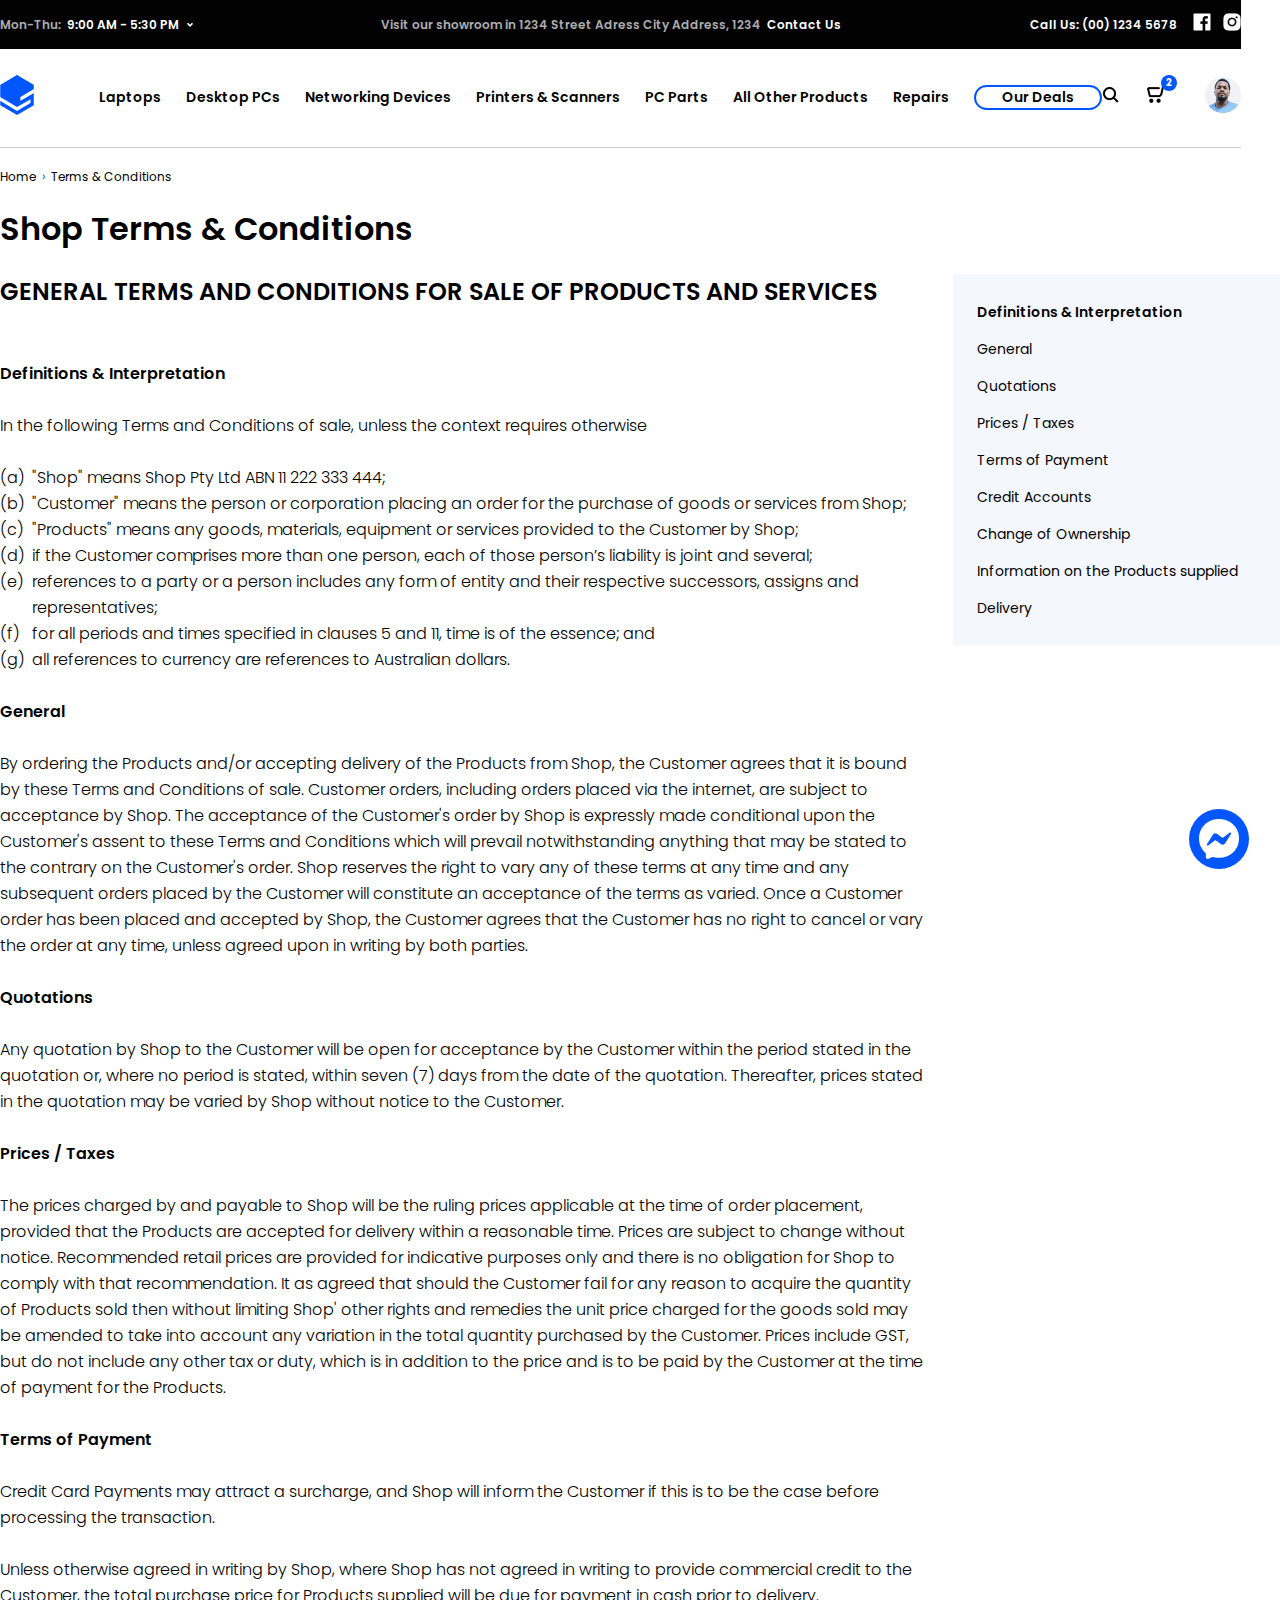
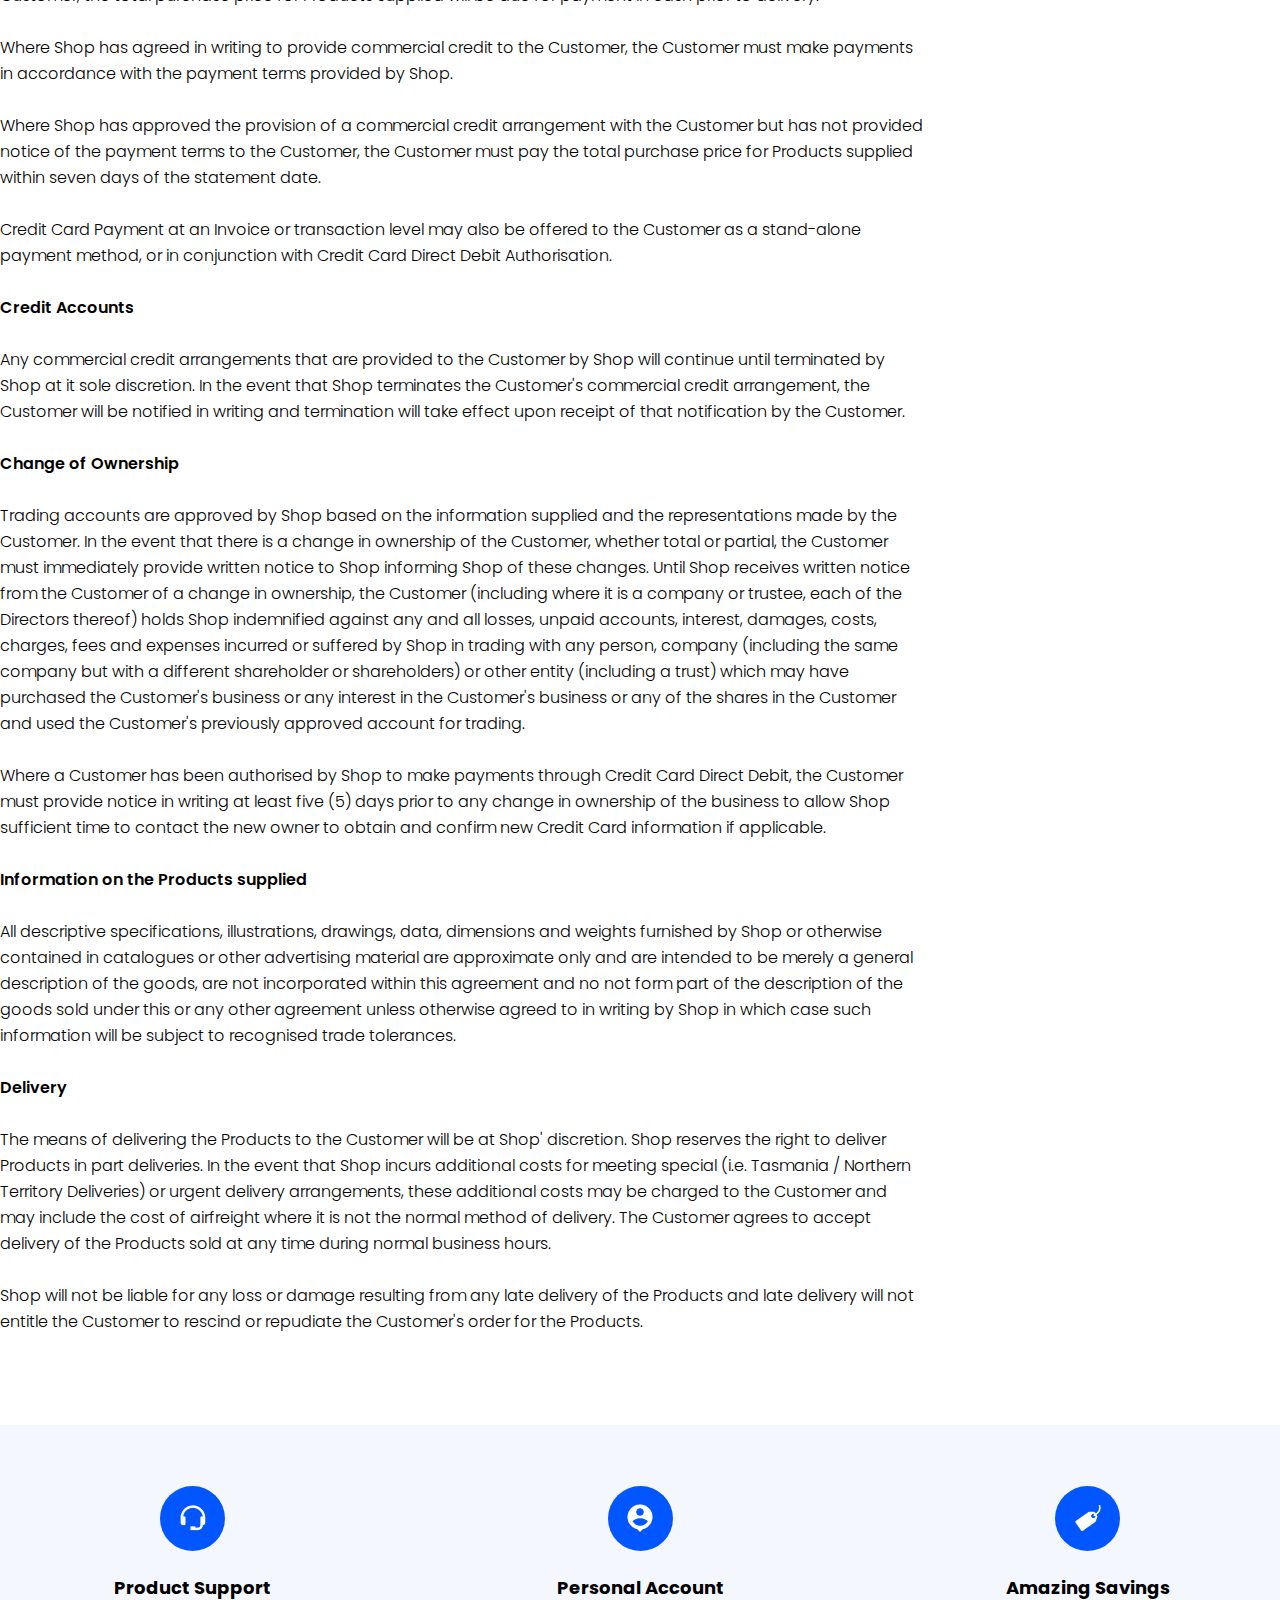
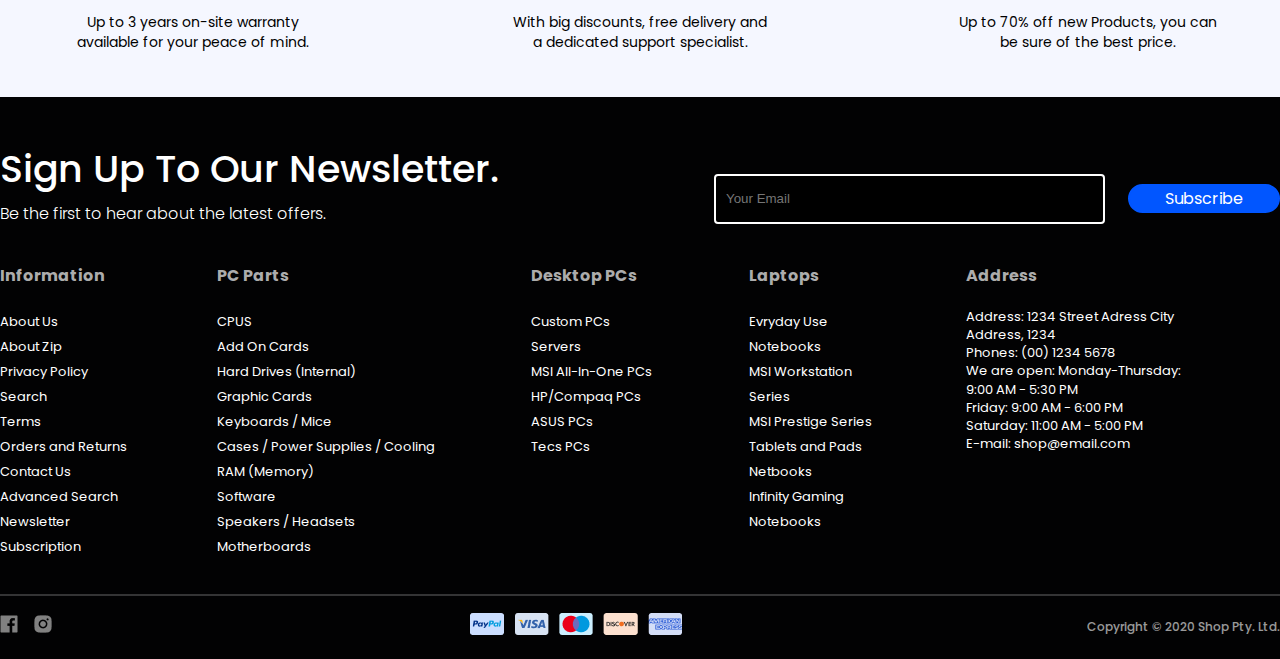
<file: faq.html>
<!DOCTYPE html>
<html lang="en">

<head>
  <meta charset="UTF-8">
  <meta http-equiv="X-UA-Compatible" content="IE=edge">
  <meta name="viewport" content="width=device-width, initial-scale=1.0">
  <link rel="preconnect" href="https://fonts.googleapis.com">
  <link rel="preconnect" href="https://fonts.gstatic.com" crossorigin>
  <link href="https://fonts.googleapis.com/css2?family=Poppins:wght@300;400;500;600;700;800&display=swap"
    rel="stylesheet">

  <link rel="stylesheet" href="style.css">
  <link rel="stylesheet" href="faq.css">
  <title>Tech Online Store Design</title>
</head>

<body>

  <header>
    <div class="black-bg">
      <div class="container">
        <div class="top-header flex-btwn">
          <div class="left-top-header flex">
            <p><span class="gray-color">Mon-Thu:&nbsp;</span> 9:00 AM - 5:30 PM</p>
            <img src="./images/open-icon.png" alt="">
          </div>
          <div class="hov-left-top-header box-shadow hidden">
            <div class="store-open-time flex gray">
              <div class="clock"><img src="./images/clock.png" alt=""></div>
              <div class="time">
                <p class="text-12-140">We are open:</p>
                <p class="text-13-19"><span class="gray-color">Mon-Thu:</span>&nbsp; 9:00 AM - 5:30 PM</p>
                <p class="text-13-14"><span class="gray-color">Fr:</span>&nbsp; 9:00 AM - 6:00 PM</p>
                <p class="text-13-14"><span class="gray-color">Sat:</span>&nbsp; 11:00 AM - 5:00 PM</p>
              </div>
            </div>
            <div class="hr opacity-0-2"></div>
            <div class="store-address flex gray">
              <div class="localisation"><img src="./images/localisation.png" alt=""></div>
              <div class="address">
                <p class="text-13-18">Address: 1234 Street Adress,<br>City Address, 1234</p>
              </div>
            </div>
            <div class="hr opacity-0-2"></div>
            <div class="store-call gray">
              <div class="call text-13-18">
                <p>Phones:&nbsp;<span class="blue-color">(00) 1234 5678</span></p>
                <p>E-mail:&nbsp;<span class="blue-color">shop@email.com</span></p>
              </div>
            </div>
          </div>
          <div class="center-top-header">
            <p><span class="gray-color">Visit our showroom in 1234 Street Adress City Address, 1234 &nbsp;</span><a
                href="./contact-us.html" class="underline">Contact Us</a></p>
          </div>
          <div class="right-top-header flex">
            <p class="white-color">Call Us: (00) 1234 5678 </p>
            <a href="" class="scal-1-2"><img src="./images/fb.png" alt="" class="w-fb"></a>
            <a href="" class="scal-1-2"><img src="./images/ig.png" alt=""></a>
          </div>
        </div>
      </div>
    </div>

    <div class="header-nav container flex">
      <div class="logo">
        <a href="./index.html"><img src="./images/logo.png" alt=""></a>
      </div>

      <nav class="flex-btwn">
        <ul class="menu flex">
          <li class="list-item"><a href="">Laptops</a>
            <div class="st-sub-menu box-shadow hidden">
              <ul>
                <li class="hov-st-sub-menu"><a href="" class="flex-btwn">Everyday Use Notebooks<img
                      src="./images/open-sub.png" alt=""></a>
                  <div class="nd-sub-menu box-shadow hidden">
                    <ul>
                      <li class="hov-nd-sub-menu"><a href="" href="" class="flex-btwn">MSI Workstation Series<img
                            src="./images/open-sub.png" alt=""></a>
                        <div class="rd-sub-menu box-shadow hidden">
                          <ul>
                            <li><a href="">MSI WS Series <span>(12)</span></a></li>
                            <li><a href="">MSI WT Series <span>(31)</span></a></li>
                            <li><a href="">MSI WE Series <span>(7)</span></a></li>
                          </ul>
                        </div>
                      </li>
                      <li><a href="">MSI Prestige Series</a></li>
                    </ul>
                  </div>
                </li>
                <li class="hov-st-sub-menu"><a href="" href="" class="flex-btwn">MSI Workstation Series<img
                      src="./images/open-sub.png" alt=""></a>
                  <div class="nd-sub-menu box-shadow hidden">
                    <ul>
                      <li><a href="">MSI Workstation Series</a></li>
                      <li class="hov-nd-sub-menu"><a href="" href="" class="flex-btwn">MSI Prestige Series<img
                            src="./images/open-sub.png" alt=""></a>
                        <div class="rd-sub-menu box-shadow hidden">
                          <ul>
                            <li><a href="">MSI WS Series <span>(12)</span></a></li>
                            <li><a href="">MSI WT Series <span>(31)</span></a></li>
                            <li><a href="">MSI WE Series <span>(7)</span></a></li>
                          </ul>
                        </div>
                      </li>
                      <li><a href="">MSI Workstation Series</a></li>
                    </ul>
                  </div>
                </li>
                <li><a href="">MSI Prestige Series
                  </a></li>
                <li><a href="">Gaming Notebooks</a></li>
                <li><a href="">Tablets And Pads</a></li>
                <li><a href="">Netbooks</a></li>
                <li><a href="">Infinity Gaming Notebooks</a></li>
              </ul>
            </div>
          </li>
          <li class="list-item"><a href="">Desktop PCs</a>
            <div class="st-sub-menu box-shadow hidden">
              <ul>
                <li><a href="">Everyday Use Notebooks</a></li>
                <li><a href="">MSI Workstation Series</a></li>
                <li class="hov-st-sub-menu"><a href="" href="" class="flex-btwn">MSI Prestige Series<img
                      src="./images/open-sub.png" alt=""></a>
                  <div class="nd-sub-menu box-shadow hidden">
                    <ul>
                      <li class="hov-nd-sub-menu"><a href="" href="" class="flex-btwn">MSI Workstation Series<img
                            src="./images/open-sub.png" alt=""></a>
                        <div class="rd-sub-menu box-shadow hidden">
                          <ul>
                            <li><a href="">MSI WS Series <span>(12)</span></a></li>
                            <li><a href="">MSI WT Series <span>(31)</span></a></li>
                            <li><a href="">MSI WE Series <span>(7)</span></a></li>
                          </ul>
                        </div>
                      </li>
                      <li><a href="">MSI Prestige Series</a></li>
                      <li class="hov-nd-sub-menu"><a href="" href="" class="flex-btwn">MSI Workstation Series<img
                            src="./images/open-sub.png" alt=""></a>
                        <div class="rd-sub-menu box-shadow hidden">
                          <ul>
                            <li><a href="">MSI WS Series <span>(12)</span></a></li>
                            <li><a href="">MSI WT Series <span>(31)</span></a></li>
                            <li><a href="">MSI WE Series <span>(7)</span></a></li>
                          </ul>
                        </div>
                      </li>
                    </ul>
                  </div>
                </li>
                <li class="hov-st-sub-menu"><a href="" href="" class="flex-btwn">Gaming Notebooks<img
                      src="./images/open-sub.png" alt=""></a>
                  <div class="nd-sub-menu box-shadow hidden">
                    <ul>
                      <li class="hov-nd-sub-menu"><a href="" href="" class="flex-btwn">MSI Workstation Series<img
                            src="./images/open-sub.png" alt=""></a>
                        <div class="rd-sub-menu box-shadow hidden">
                          <ul>
                            <li><a href="">MSI WS Series <span>(12)</span></a></li>
                            <li><a href="">MSI WT Series <span>(31)</span></a></li>
                            <li><a href="">MSI WE Series <span>(7)</span></a></li>
                          </ul>
                        </div>
                      </li>
                      <li><a href="">MSI Prestige Series</a></li>
                    </ul>
                  </div>
                </li>
                <li><a href="">Tablets And Pads</a></li>
                <li><a href="">Netbooks</a></li>
                <li class="hov-st-sub-menu"><a href="" href="" class="flex-btwn">Infinity Gaming Notebooks<img
                      src="./images/open-sub.png" alt=""></a>
                  <div class="nd-sub-menu box-shadow hidden">
                    <ul>
                      <li><a href="">MSI Workstation Series</a></li>
                      <li class="hov-nd-sub-menu"><a href="" href="" class="flex-btwn">MSI Prestige Series<img
                            src="./images/open-sub.png" alt=""></a>
                        <div class="rd-sub-menu box-shadow hidden">
                          <ul>
                            <li><a href="">MSI WS Series <span>(12)</span></a></li>
                            <li><a href="">MSI WT Series <span>(31)</span></a></li>
                            <li><a href="">MSI WE Series <span>(7)</span></a></li>
                          </ul>
                        </div>
                      </li>
                      <li><a href="">MSI Workstation Series</a></li>
                    </ul>
                  </div>
                </li>
              </ul>
            </div>
          </li>
          <li class="list-item"><a href="">Networking Devices</a>
            <div class="st-sub-menu box-shadow hidden">
              <ul>
                <li><a href="">Everyday Use Notebooks</a></li>
                <li><a href="">MSI Workstation Series</a></li>
                <li><a href="">MSI Prestige Series</a></li>
                <li><a href="">Gaming Notebooks</a></li>
                <li class="hov-st-sub-menu"><a href="" href="" class="flex-btwn">Tablets And Pads<img
                      src="./images/open-sub.png" alt="">
                    <div class="nd-sub-menu box-shadow hidden">
                      <ul>
                        <li><a href="">MSI Workstation Series</a></li>
                        <li class="hov-nd-sub-menu"><a href="" href="" class="flex-btwn">MSI Prestige Series<img
                              src="./images/open-sub.png" alt=""></a>
                          <div class="rd-sub-menu box-shadow hidden">
                            <ul>
                              <li><a href="">MSI WS Series <span>(12)</span></a></li>
                              <li><a href="">MSI WT Series <span>(31)</span></a></li>
                              <li><a href="">MSI WE Series <span>(7)</span></a></li>
                            </ul>
                          </div>
                        </li>
                        <li><a href="">MSI Workstation Series</a></li>
                      </ul>
                    </div>
                  </a>
                </li>
                <li class="hov-st-sub-menu"><a href="" href="" class="flex-btwn">Netbooks<img
                      src="./images/open-sub.png" alt=""></a>
                  <div class="nd-sub-menu box-shadow hidden">
                    <ul>
                      <li class="hov-nd-sub-menu"><a href="" href="" class="flex-btwn">MSI Workstation Series<img
                            src="./images/open-sub.png" alt=""></a>
                        <div class="rd-sub-menu box-shadow hidden">
                          <ul>
                            <li><a href="">MSI WS Series <span>(12)</span></a></li>
                            <li><a href="">MSI WT Series <span>(31)</span></a></li>
                            <li><a href="">MSI WE Series <span>(7)</span></a></li>
                          </ul>
                        </div>
                      </li>
                      <li><a href="">MSI Prestige Series</a></li>
                      <li class="hov-nd-sub-menu"><a href="" href="" class="flex-btwn">MSI Workstation Series<img
                            src="./images/open-sub.png" alt=""></a>
                        <div class="rd-sub-menu box-shadow hidden">
                          <ul>
                            <li><a href="">MSI WS Series <span>(12)</span></a></li>
                            <li><a href="">MSI WT Series <span>(31)</span></a></li>
                            <li><a href="">MSI WE Series <span>(7)</span></a></li>
                          </ul>
                        </div>
                      </li>
                    </ul>
                  </div>
                </li>
                <li><a href="">Infinity Gaming Notebooks</a></li>
              </ul>
            </div>
          </li>
          <li class="list-item"><a href="">Printers & Scanners</a>
            <div class="st-sub-menu box-shadow hidden">
              <ul>
                <li><a href="">Everyday Use Notebooks</a></li>
                <li class="hov-st-sub-menu"><a href="" href="" class="flex-btwn">MSI Workstation Series<img
                      src="./images/open-sub.png" alt=""></a>
                  <div class="nd-sub-menu box-shadow hidden">
                    <ul>
                      <li class="hov-nd-sub-menu"><a href="" href="" class="flex-btwn">MSI Workstation Series<img
                            src="./images/open-sub.png" alt=""></a>
                        <div class="rd-sub-menu box-shadow hidden">
                          <ul>
                            <li><a href="">MSI WS Series <span>(12)</span></a></li>
                            <li><a href="">MSI WT Series <span>(31)</span></a></li>
                            <li><a href="">MSI WE Series <span>(7)</span></a></li>
                          </ul>
                        </div>
                      </li>
                      <li><a href="">MSI Prestige Series</a></li>
                      <li class="hov-nd-sub-menu"><a href="" href="" class="flex-btwn">MSI Workstation Series<img
                            src="./images/open-sub.png" alt=""></a>
                        <div class="rd-sub-menu box-shadow hidden">
                          <ul>
                            <li><a href="">MSI WS Series <span>(12)</span></a></li>
                            <li><a href="">MSI WT Series <span>(31)</span></a></li>
                            <li><a href="">MSI WE Series <span>(7)</span></a></li>
                          </ul>
                        </div>
                      </li>
                      <li><a href="">MSI Prestige Series</a></li>
                      <li class="hov-nd-sub-menu"><a href="" href="" class="flex-btwn">MSI Workstation Series<img
                            src="./images/open-sub.png" alt=""></a>
                        <div class="rd-sub-menu box-shadow hidden">
                          <ul>
                            <li><a href="">MSI WS Series <span>(12)</span></a></li>
                            <li><a href="">MSI WT Series <span>(31)</span></a></li>
                            <li><a href="">MSI WE Series <span>(7)</span></a></li>
                          </ul>
                        </div>
                      </li>
                    </ul>
                  </div>
                </li>
                <li><a href="">MSI Prestige Series</a></li>
                <li class="hov-st-sub-menu"><a href="" href="" class="flex-btwn">Gaming Notebooks<img
                      src="./images/open-sub.png" alt=""></a>
                  <div class="nd-sub-menu box-shadow hidden">
                    <ul>
                      <li><a href="">MSI Workstation Series</a></li>
                      <li class="hov-nd-sub-menu"><a href="" href="" class="flex-btwn">MSI Prestige Series<img
                            src="./images/open-sub.png" alt=""></a>
                        <div class="rd-sub-menu box-shadow hidden">
                          <ul>
                            <li><a href="">MSI WS Series <span>(12)</span></a></li>
                            <li><a href="">MSI WT Series <span>(31)</span></a></li>
                            <li><a href="">MSI WE Series <span>(7)</span></a></li>
                          </ul>
                        </div>
                      </li>
                      <li><a href="">MSI Workstation Series</a></li>
                    </ul>
                  </div>
                </li>
                <li><a href="">Tablets And Pads</a></li>
                <li><a href="" href="" class="flex-btwn">Netbooks<img src="./images/open-sub.png" alt=""></a></li>
                <li class="hov-st-sub-menu"><a href="" href="" class="flex-btwn">Infinity Gaming Notebooks<img
                      src="./images/open-sub.png" alt=""></a>
                  <div class="nd-sub-menu box-shadow hidden">
                    <ul>
                      <li class="hov-nd-sub-menu"><a href="" href="" class="flex-btwn">MSI Workstation Series<img
                            src="./images/open-sub.png" alt=""></a>
                        <div class="rd-sub-menu box-shadow hidden">
                          <ul>
                            <li><a href="">MSI WS Series <span>(12)</span></a></li>
                            <li><a href="">MSI WT Series <span>(31)</span></a></li>
                            <li><a href="">MSI WE Series <span>(7)</span></a></li>
                          </ul>
                        </div>
                      </li>
                      <li><a href="">MSI Prestige Series</a></li>
                    </ul>
                  </div>
                </li>
              </ul>
            </div>
          </li>
          <li class="list-item"><a href="">PC Parts</a>
            <div class="st-sub-menu box-shadow hidden">
              <ul>
                <li class="hov-st-sub-menu"><a href="" href="" class="flex-btwn">Everyday Use Notebooks<img
                      src="./images/open-sub.png" alt=""></a>
                  <div class="nd-sub-menu box-shadow hidden">
                    <ul>
                      <li class="hov-nd-sub-menu"><a href="" href="" class="flex-btwn">MSI Workstation Series<img
                            src="./images/open-sub.png" alt=""></a>
                        <div class="rd-sub-menu box-shadow hidden">
                          <ul>
                            <li><a href="">MSI WS Series <span>(12)</span></a></li>
                            <li><a href="">MSI WT Series <span>(31)</span></a></li>
                            <li><a href="">MSI WE Series <span>(7)</span></a></li>
                          </ul>
                        </div>
                      </li>
                      <li><a href="">MSI Prestige Series</a></li>
                      <li class="hov-nd-sub-menu"><a href="" href="" class="flex-btwn">MSI Workstation Series<img
                            src="./images/open-sub.png" alt=""></a>
                        <div class="rd-sub-menu box-shadow hidden">
                          <ul>
                            <li><a href="">MSI WS Series <span>(12)</span></a></li>
                            <li><a href="">MSI WT Series <span>(31)</span></a></li>
                            <li><a href="">MSI WE Series <span>(7)</span></a></li>
                          </ul>
                        </div>
                      </li>
                    </ul>
                  </div>
                </li>
                <li class="hov-st-sub-menu"><a href="" href="" class="flex-btwn">MSI Workstation Series<img
                      src="./images/open-sub.png" alt=""></a>
                  <div class="nd-sub-menu box-shadow hidden">
                    <ul>
                      <li class="hov-nd-sub-menu"><a href="" href="" class="flex-btwn">MSI Workstation Series<img
                            src="./images/open-sub.png" alt=""></a>
                        <div class="rd-sub-menu box-shadow hidden">
                          <ul>
                            <li><a href="">MSI WS Series <span>(12)</span></a></li>
                            <li><a href="">MSI WT Series <span>(31)</span></a></li>
                            <li><a href="">MSI WE Series <span>(7)</span></a></li>
                          </ul>
                        </div>
                      </li>
                      <li><a href="">MSI Prestige Series</a></li>
                      <li class="hov-nd-sub-menu"><a href="" href="" class="flex-btwn">MSI Workstation Series<img
                            src="./images/open-sub.png" alt=""></a>
                        <div class="rd-sub-menu box-shadow hidden">
                          <ul>
                            <li><a href="">MSI WS Series <span>(12)</span></a></li>
                            <li><a href="">MSI WT Series <span>(31)</span></a></li>
                            <li><a href="">MSI WE Series <span>(7)</span></a></li>
                          </ul>
                        </div>
                      </li>
                      <li><a href="">MSI Prestige Series</a></li>
                      <li class="hov-nd-sub-menu"><a href="" href="" class="flex-btwn">MSI Workstation Series<img
                            src="./images/open-sub.png" alt=""></a>
                        <div class="rd-sub-menu box-shadow hidden">
                          <ul>
                            <li><a href="">MSI WS Series <span>(12)</span></a></li>
                            <li><a href="">MSI WT Series <span>(31)</span></a></li>
                            <li><a href="">MSI WE Series <span>(7)</span></a></li>
                          </ul>
                        </div>
                      </li>
                    </ul>
                  </div>
                </li>
                <li><a href="">MSI Prestige Series
                  </a></li>
                <li><a href="">Gaming Notebooks</a></li>
                <li><a href="">Tablets And Pads</a></li>
                <li><a href="">Netbooks</a></li>
                <li><a href="">Infinity Gaming Notebooks</a></li>
              </ul>
            </div>
          </li>
          <li class="list-item"><a href="">All Other Products</a>
            <div class="st-sub-menu box-shadow hidden">
              <ul>
                <li><a href="">Everyday Use Notebooks</a></li>
                <li><a href="">MSI Workstation Series</a></li>
                <li class="hov-st-sub-menu"><a href="" href="" class="flex-btwn">MSI Prestige Series<img
                      src="./images/open-sub.png" alt=""></a>
                  <div class="nd-sub-menu box-shadow hidden">
                    <ul>
                      <li class="hov-nd-sub-menu"><a href="" href="" class="flex-btwn">MSI Workstation Series<img
                            src="./images/open-sub.png" alt=""></a>
                        <div class="rd-sub-menu box-shadow hidden">
                          <ul>
                            <li><a href="">MSI WS Series <span>(12)</span></a></li>
                            <li><a href="">MSI WT Series <span>(31)</span></a></li>
                            <li><a href="">MSI WE Series <span>(7)</span></a></li>
                          </ul>
                        </div>
                      </li>
                      <li><a href="">MSI Prestige Series</a></li>
                    </ul>
                  </div>
                </li>
                <li class="hov-st-sub-menu"><a href="" href="" class="flex-btwn">Gaming Notebooks<img
                      src="./images/open-sub.png" alt=""></a>
                  <div class="nd-sub-menu box-shadow hidden">
                    <ul>
                      <li><a href="">MSI Workstation Series</a></li>
                      <li class="hov-nd-sub-menu"><a href="" href="" class="flex-btwn">MSI Prestige Series<img
                            src="./images/open-sub.png" alt=""></a>
                        <div class="rd-sub-menu box-shadow hidden">
                          <ul>
                            <li><a href="">MSI WS Series <span>(12)</span></a></li>
                            <li><a href="">MSI WT Series <span>(31)</span></a></li>
                            <li><a href="">MSI WE Series <span>(7)</span></a></li>
                          </ul>
                        </div>
                      </li>
                      <li><a href="">MSI Workstation Series</a></li>
                    </ul>
                  </div>
                </li>
                <li><a href="">Tablets And Pads</a></li>
                <li><a href="">Netbooks</a></li>
                <li class="hov-st-sub-menu"><a href="" href="" class="flex-btwn">Infinity Gaming Notebooks<img
                      src="./images/open-sub.png" alt=""></a>
                  <div class="nd-sub-menu box-shadow hidden">
                    <ul>
                      <li class="hov-nd-sub-menu"><a href="" href="" class="flex-btwn">MSI Workstation Series<img
                            src="./images/open-sub.png" alt=""></a>
                        <div class="rd-sub-menu box-shadow hidden">
                          <ul>
                            <li><a href="">MSI WS Series <span>(12)</span></a></li>
                            <li><a href="">MSI WT Series <span>(31)</span></a></li>
                            <li><a href="">MSI WE Series <span>(7)</span></a></li>
                          </ul>
                        </div>
                      </li>
                      <li><a href="">MSI Prestige Series</a></li>
                      <li class="hov-nd-sub-menu"><a href="" href="" class="flex-btwn">MSI Workstation Series<img
                            src="./images/open-sub.png" alt=""></a>
                        <div class="rd-sub-menu box-shadow hidden">
                          <ul>
                            <li><a href="">MSI WS Series <span>(12)</span></a></li>
                            <li><a href="">MSI WT Series <span>(31)</span></a></li>
                            <li><a href="">MSI WE Series <span>(7)</span></a></li>
                          </ul>
                        </div>
                      </li>
                    </ul>
                  </div>
                </li>
              </ul>
            </div>
          </li>
          <li class="list-item"><a href="">Repairs</a>
            <div class="st-sub-menu box-shadow hidden">
              <ul>
                <li><a href="">Everyday Use Notebooks</a></li>
                <li><a href="">MSI Workstation Series</a></li>
                <li><a href="">MSI Prestige Series</a></li>
                <li><a href="">Gaming Notebooks</a></li>
                <li class="hov-st-sub-menu"><a href="" href="" class="flex-btwn">Tablets And Pads<img
                      src="./images/open-sub.png" alt=""></a>
                  <div class="nd-sub-menu box-shadow hidden">
                    <ul>
                      <li><a href="">MSI Workstation Series</a></li>
                      <li class="hov-nd-sub-menu"><a href="" href="" class="flex-btwn">MSI Prestige Series<img
                            src="./images/open-sub.png" alt=""></a>
                        <div class="rd-sub-menu box-shadow hidden">
                          <ul>
                            <li><a href="">MSI WS Series <span>(12)</span></a></li>
                            <li><a href="">MSI WT Series <span>(31)</span></a></li>
                            <li><a href="">MSI WE Series <span>(7)</span></a></li>
                          </ul>
                        </div>
                      </li>
                      <li><a href="">MSI Workstation Series</a></li>
                    </ul>
                  </div>
                </li>
                <li class="hov-st-sub-menu"><a href="" href="" class="flex-btwn">Netbooks<img
                      src="./images/open-sub.png" alt=""></a>
                  <div class="nd-sub-menu box-shadow hidden">
                    <ul>
                      <li class="hov-nd-sub-menu"><a href="" href="" class="flex-btwn">MSI Workstation Series<img
                            src="./images/open-sub.png" alt=""></a>
                        <div class="rd-sub-menu box-shadow hidden">
                          <ul>
                            <li><a href="">MSI WS Series <span>(12)</span></a></li>
                            <li><a href="">MSI WT Series <span>(31)</span></a></li>
                            <li><a href="">MSI WE Series <span>(7)</span></a></li>
                          </ul>
                        </div>
                      </li>
                      <li><a href="">MSI Prestige Series</a></li>
                    </ul>
                  </div>
                </li>
                <li><a href="">Infinity Gaming Notebooks</a></li>
              </ul>
            </div>
          </li>
          <li class="list-item cta btn "><a href="">Our Deals</a></li>
        </ul>

        <div class="my-nav flex">
          <a href="" class="scal-1-3"><img src="./images/search-icon.png" alt=""></a>
          <div class="basket"><a href="./cart.html"><img src="./images/basket-icon.png" alt=""></a>

            <div class="basket-oval"><a href=""><span class="white-color">2</span></a></div>

            <div class="hov-my-card box-shadow hidden">
              <div class="top-hov-my-card">
                <p class="text-18-140">My Cart</p>
                <p class="text-12-140 gray-color">2 item in cart</p>
                <a href="./cart.html" class="blue-color btn flex scal-1-2">View or Edit Your Cart</a>
              </div>
              <div class="hr opacity-0-2"></div>
              <div class="items-hov-my-card flex-btwn">
                <p>1&nbsp;x</p>
                <img src="./images/my-card-item.png" alt="">
                <div class="flex-start">
                  <p class="text-13-19-normal">EX DISPLAY : MSI Pro 16 Flex-036AU 15.6 MULTITOUCH All-In-On...</p>
                  <div class="edit-command">
                    <img src="./images/cancel.png" alt="" class="scal-1-3">
                    <img src="./images/edit.png" alt="" class="scal-1-3">
                  </div>
                </div>
              </div>
              <div class="hr opacity-0-2"></div>
              <div class="items-hov-my-card flex-btwn">
                <p>1&nbsp;x</p>
                <img src="./images/my-card-item.png" alt="">
                <div class="flex-start">
                  <p class="text-13-19-normal">EX DISPLAY : MSI Pro 16 Flex-036AU 15.6 MULTITOUCH All-In-On...</p>
                  <div class="edit-command">
                    <img src="./images/cancel.png" alt="" class="scal-1-3">
                    <img src="./images/edit.png" alt="" class="scal-1-3">
                  </div>
                </div>
              </div>
              <div class="hr opacity-0-2"></div>
              <div class="bottom-hov-my-card">
                <p class="text-14-140"><span class="gray-color ">Subtotal:</span>&nbsp;$499.00</p>
                <a href="./checkout.html" class="blue-btn btn white-color flex scal-1-2">Go to Checkout</a>
                <a href="./checkout.html" class="yellow-btn btn flex-btwn scal-1-2">Check out with<img
                    src="./images/paypal-btn.png" alt="" class="paypal"></a>
              </div>
            </div>
          </div>
          <div class="my-account">
            <a href="./user-account.html" class="id-photo"><img src="./images/id-photo.png" alt="">
              <div class="hov-my-account hidden">
                <ul>
                  <li class="gray"><a href="./user-account.html">My Account</a></li>
                  <li class="gray"><a href="">My Wish List (0)</a></li>
                  <li class="gray"><a href="">Compare (0)</a></li>
                  <li class="gray"><a href="./register.html">Create an Account</a></li>
                  <li class="gray"><a href="./register.html">Sign In</a></li>
                </ul>
              </div>
            </a>
          </div>
        </div>
      </nav>
    </div>
    <div class="fb-messenger"><a href="">
        <div class="oval-fb-messenger"><img src="./images/fb-messenger-icon.png" alt="" class="fb-messenger-icon"></div>
      </a>
    </div>
  </header>

  <main>
    <section class="contact-us container menu-padding">
      <p class="text-12-140"><a href="./index.html">Home</a>&nbsp;&nbsp;<span
          class="blue-color">›</span>&nbsp;&nbsp;Terms & Conditions</p>
      <h2 class="text-32-48">Shop Terms & Conditions</h2>
    </section>

    <div class="container flex-start">
      <section class="shop-t-c-main text-16-24-300">
        <p class="shop-t-c-main-p text-24-36">GENERAL TERMS AND CONDITIONS FOR SALE OF PRODUCTS AND SERVICES</p>
        <P id="def-inter" class="text-16-24-bold">Definitions & Interpretation</P><br>
        <p>In the following Terms and Conditions of sale, unless the context requires otherwise</p><br>
        <ol>
          <li class="ordered-list">"Shop" means Shop Pty Ltd ABN 11 222 333 444;</li>
          <li class="ordered-list">"Customer" means the person or corporation placing an order for the purchase of goods
            or services from Shop;</li>
          <li class="ordered-list">"Products" means any goods, materials, equipment or services provided to the Customer
            by Shop;</li>
          <li class="ordered-list">if the Customer comprises more than one person, each of those person’s liability is
            joint and several;</li>
          <li class="ordered-list">references to a party or a person includes any form of entity and their respective
            successors, assigns and representatives;</li>
          <li class="ordered-list">for all periods and times specified in clauses 5 and 11, time is of the essence; and
          </li>
          <li class="ordered-list">all references to currency are references to Australian dollars.</li>
        </ol><br>
        <P id="general" class="text-16-24-bold">General</P><br>
        <p>By ordering the Products and/or accepting delivery of the Products from Shop, the Customer agrees that it is
          bound by these Terms and Conditions of sale. Customer orders, including orders placed via the internet, are
          subject to acceptance by Shop. The acceptance of the Customer's order by Shop is expressly made conditional
          upon the Customer's assent to these Terms and Conditions which will prevail notwithstanding anything that may
          be stated to the contrary on the Customer's order. Shop reserves the right to vary any of these terms at any
          time and any subsequent orders placed by the Customer will constitute an acceptance of the terms as varied.
          Once a Customer order has been placed and accepted by Shop, the Customer agrees that the Customer has no right
          to cancel or vary the order at any time, unless agreed upon in writing by both parties.</p><br>
        <P id="quotations" class="text-16-24-bold">Quotations</P><br>
        <p>Any quotation by Shop to the Customer will be open for acceptance by the Customer within the period stated in
          the quotation or, where no period is stated, within seven (7) days from the date of the quotation. Thereafter,
          prices stated in the quotation may be varied by Shop without notice to the Customer.</p><br>
        <P id="prices-taxes" class="text-16-24-bold">Prices / Taxes</P><br>
        <p>The prices charged by and payable to Shop will be the ruling prices applicable at the time of order
          placement, provided that the Products are accepted for delivery within a reasonable time. Prices are subject
          to change without notice. Recommended retail prices are provided for indicative purposes only and there is no
          obligation for Shop to comply with that recommendation. It as agreed that should the Customer fail for any
          reason to acquire the quantity of Products sold then without limiting Shop' other rights and remedies the unit
          price charged for the goods sold may be amended to take into account any variation in the total quantity
          purchased by the Customer. Prices include GST, but do not include any other tax or duty, which is in addition
          to the price and is to be paid by the Customer at the time of payment for the Products.</p><br>
        <P id="t-payment" class="text-16-24-bold">Terms of Payment</P><br>
        <p>Credit Card Payments may attract a surcharge, and Shop will inform the Customer if this is to be the case
          before processing the transaction.<br><br>Unless otherwise agreed in writing by Shop, where Shop has not
          agreed in writing to provide commercial credit to the Customer, the total purchase price for Products supplied
          will be due for payment in cash prior to delivery.<br><br>Where Shop has agreed in writing to provide
          commercial credit to the Customer, the Customer must make payments in accordance with the payment terms
          provided by Shop.<br><br>Where Shop has approved the provision of a commercial credit arrangement with the
          Customer but has not provided notice of the payment terms to the Customer, the Customer must pay the total
          purchase price for Products supplied within seven days of the statement date.<br><br>Credit Card Payment at an
          Invoice or transaction level may also be offered to the Customer as a stand-alone payment method, or in
          conjunction with Credit Card Direct Debit Authorisation.</p><br>
        <P id="credit" class="text-16-24-bold">Credit Accounts</P><br>
        <p>Any commercial credit arrangements that are provided to the Customer by Shop will continue until terminated
          by Shop at it sole discretion. In the event that Shop terminates the Customer's commercial credit arrangement,
          the Customer will be notified in writing and termination will take effect upon receipt of that notification by
          the Customer.</p><br>
        <P id="change" class="text-16-24-bold">Change of Ownership</P><br>
        <p>Trading accounts are approved by Shop based on the information supplied and the representations made by the
          Customer. In the event that there is a change in ownership of the Customer, whether total or partial, the
          Customer must immediately provide written notice to Shop informing Shop of these changes. Until Shop receives
          written notice from the Customer of a change in ownership, the Customer (including where it is a company or
          trustee, each of the Directors thereof) holds Shop indemnified against any and all losses, unpaid accounts,
          interest, damages, costs, charges, fees and expenses incurred or suffered by Shop in trading with any person,
          company (including the same company but with a different shareholder or shareholders) or other entity
          (including a trust) which may have purchased the Customer's business or any interest in the Customer's
          business or any of the shares in the Customer and used the Customer's previously approved account for
          trading.<br><br>Where a Customer has been authorised by Shop to make payments through Credit Card Direct
          Debit, the Customer must provide notice in writing at least five (5) days prior to any change in ownership of
          the business to allow Shop sufficient time to contact the new owner to obtain and confirm new Credit Card
          information if applicable.</p><br>
        <P id="information" class="text-16-24-bold">Information on the Products supplied</P><br>
        <p>All descriptive specifications, illustrations, drawings, data, dimensions and weights furnished by Shop or
          otherwise contained in catalogues or other advertising material are approximate only and are intended to be
          merely a general description of the goods, are not incorporated within this agreement and no not form part of
          the description of the goods sold under this or any other agreement unless otherwise agreed to in writing by
          Shop in which case such information will be subject to recognised trade tolerances.</p><br>
        <P id="delivery" class="text-16-24-bold">Delivery</P><br>
        <p>The means of delivering the Products to the Customer will be at Shop' discretion. Shop reserves the right to
          deliver Products in part deliveries. In the event that Shop incurs additional costs for meeting special (i.e.
          Tasmania / Northern Territory Deliveries) or urgent delivery arrangements, these additional costs may be
          charged to the Customer and may include the cost of airfreight where it is not the normal method of delivery.
          The Customer agrees to accept delivery of the Products sold at any time during normal business
          hours.<br><br>Shop will not be liable for any loss or damage resulting from any late delivery of the Products
          and late delivery will not entitle the Customer to rescind or repudiate the Customer's order for the Products.
        </p>
      </section>

      <aside class="f5-bg aside-menu">
        <ul>
          <li><a href="#def-inter" class="text-14-140">Definitions & Interpretation</a></li>
          <li class="aside-list-margin"><a href="#general" class="text-14-140-normal">General</a></li>
          <li class="aside-list-margin"><a href="#quotations" class="text-14-140-normal">Quotations</a></li>
          <li class="aside-list-margin"><a href="# prices-taxes" class="text-14-140-normal">Prices / Taxes</a></li>
          <li class="aside-list-margin"><a href="#t-payment" class="text-14-140-normal">Terms of Payment</a></li>
          <li class="aside-list-margin"><a href="#credit" class="text-14-140-normal">Credit Accounts</a></li>
          <li class="aside-list-margin"><a href="#change" class="text-14-140-normal">Change of Ownership</a></li>
          <li class="aside-list-margin"><a href="#information" class="text-14-140-normal">Information on the Products
              supplied</a></li>
          <li class="aside-list-margin"><a href="#delivery" class="text-14-140-normal">Delivery</a></li>
        </ul>
      </aside>
    </div>

    <section class="shared-main f5-bg ">
      <div class="cards-shared-main flex-btwn small-container">
        <div class="card-shared-main">
          <div class="product-support col-flex">
            <div class="oval-product-support oval-shared-main">
              <img src="./images/product-support.png" alt="" class="product-support-icon shared-main-icons">
            </div>
            <p class="text-18-24">Product Support</p>
            <p class="text-14-140-normal">Up to 3 years on-site warranty available for your peace of mind.</p>
          </div>
        </div>
        <div class="card-shared-main ">
          <div class="personal-account col-flex">
            <div class="oval-personal-account oval-shared-main">
              <img src="./images/personal-account.png" alt="" class="personal-account-icon shared-main-icons">
            </div>
            <p class="text-18-24">Personal Account</p>
            <p class="text-14-140-normal">With big discounts, free delivery and a dedicated support specialist.</p>
          </div>
        </div>
        <div class="card-shared-main">
          <div class="amazing-savings col-flex">
            <div class="oval-amazing-savings oval-shared-main">
              <img src="./images/amazing-savings.png" alt="" class="amazing-savings-icon shared-main-icons">
            </div>
            <p class="text-18-24">Amazing Savings</p>
            <p class="text-14-140-normal">Up to 70% off new Products, you can be sure of the best price.</p>
          </div>
        </div>
      </div>
    </section>
  </main>

  <footer class="black-bg">
    <div class="container">
      <div class="top-footer flex-btwn">
        <div class="left-top-footer">
          <p>Sign Up To Our Newsletter.</p>
          <p>Be the first to hear about the latest offers.</p>
        </div>
        <div class="right-top-footer flex">
          <input type="email" placeholder="Your Email" class="white-color">
          <a href="" class="btn blue-btn">Subscribe</a>
        </div>
      </div>
      <div class="center-footer flex-btwn">
        <ul>
          <li class="list-tite gray-color text-14-14">Information</li>
          <li><a href="./about-us.html" class="text-13-18">About Us</a></li>
          <li><a href="" class="text-13-18">About Zip</a></li>
          <li><a href="./faq.html" class="text-13-18">Privacy Policy</a></li>
          <li><a href="" class="text-13-18">Search</a></li>
          <li><a href="./faq.html" class="text-13-18">Terms</a></li>
          <li><a href="./faq.html" class="text-13-18">Orders and Returns</a></li>
          <li><a href="./contact-us.html" class="text-13-18">Contact Us</a></li>
          <li><a href="" class="text-13-18">Advanced Search</a></li>
          <li><a href="" class="text-13-18">Newsletter Subscription</a></li>
        </ul>
        <ul>
          <li class="list-tite gray-color text-14-14">PC Parts</li>
          <li><a href="" class="text-13-18">CPUS</a></li>
          <li><a href="" class="text-13-18">Add On Cards</a></li>
          <li><a href="" class="text-13-18">Hard Drives (Internal)</a></li>
          <li><a href="" class="text-13-18">Graphic Cards</a></li>
          <li><a href="" class="text-13-18">Keyboards / Mice</a></li>
          <li><a href="" class="text-13-18">Cases / Power Supplies / Cooling</a></li>
          <li><a href="" class="text-13-18">RAM (Memory)</a></li>
          <li><a href="" class="text-13-18">Software</a></li>
          <li><a href="" class="text-13-18">Speakers / Headsets</a></li>
          <li><a href="" class="text-13-18">Motherboards</a></li>
        </ul>
        <ul>
          <li class="list-tite gray-color text-14-14">Desktop PCs</li>
          <li><a href="" class="text-13-18">Custom PCs</a></li>
          <li><a href="" class="text-13-18">Servers</a></li>
          <li><a href="" class="text-13-18">MSI All-In-One PCs</a></li>
          <li><a href="" class="text-13-18">HP/Compaq PCs</a></li>
          <li><a href="" class="text-13-18">ASUS PCs</a></li>
          <li><a href="" class="text-13-18">Tecs PCs</a></li>
        </ul>
        <ul>
          <li class="list-tite gray-color text-14-14">Laptops</li>
          <li><a href="" class="text-13-18">Evryday Use Notebooks</a></li>
          <li><a href="" class="text-13-18">MSI Workstation Series</a></li>
          <li><a href="" class="text-13-18">MSI Prestige Series</a></li>
          <li><a href="" class="text-13-18">Tablets and Pads</a></li>
          <li><a href="" class="text-13-18">Netbooks</a></li>
          <li><a href="" class="text-13-18">Infinity Gaming Notebooks</a></li>
        </ul>
        <ul>
          <li class="list-tite gray-color text-14-14">Address</li>
          <li class="text-13-18">Address: 1234 Street Adress City Address, 1234</li>
          <li class="text-13-18">Phones: (00) 1234 5678</li>
          <li class="text-13-18">We are open: Monday-Thursday: 9:00 AM - 5:30 PM</li>
          <li class="text-13-18">Friday: 9:00 AM - 6:00 PM</li>
          <li class="text-13-18">Saturday: 11:00 AM - 5:00 PM</li>
          <li class="text-13-18">E-mail: shop@email.com</li>
        </ul>
      </div>
      <div class="hr2 opacity-0-2"></div>
      <div class="bottom-footer flex-btwn">
        <div class="social-media-footer">
          <a href=""><img src="./images/fb.png" alt="" class="opacity-0-5"></a>
          <a href=""><img src="./images/ig.png" alt="" class="opacity-0-5"></a>
        </div>
        <div class="center-bottom-footer">
          <img src="./images/paypal.png" alt="">
          <img src="./images/visa.png" alt="">
          <img src="./images/maestro.png" alt="">
          <img src="./images/discover.png" alt="">
          <img src="./images/american-express.png" alt="">
        </div>
        <p>Copyright © 2020 Shop Pty. Ltd.</p>
      </div>
    </div>
  </footer>
</body>

</html>
</file>
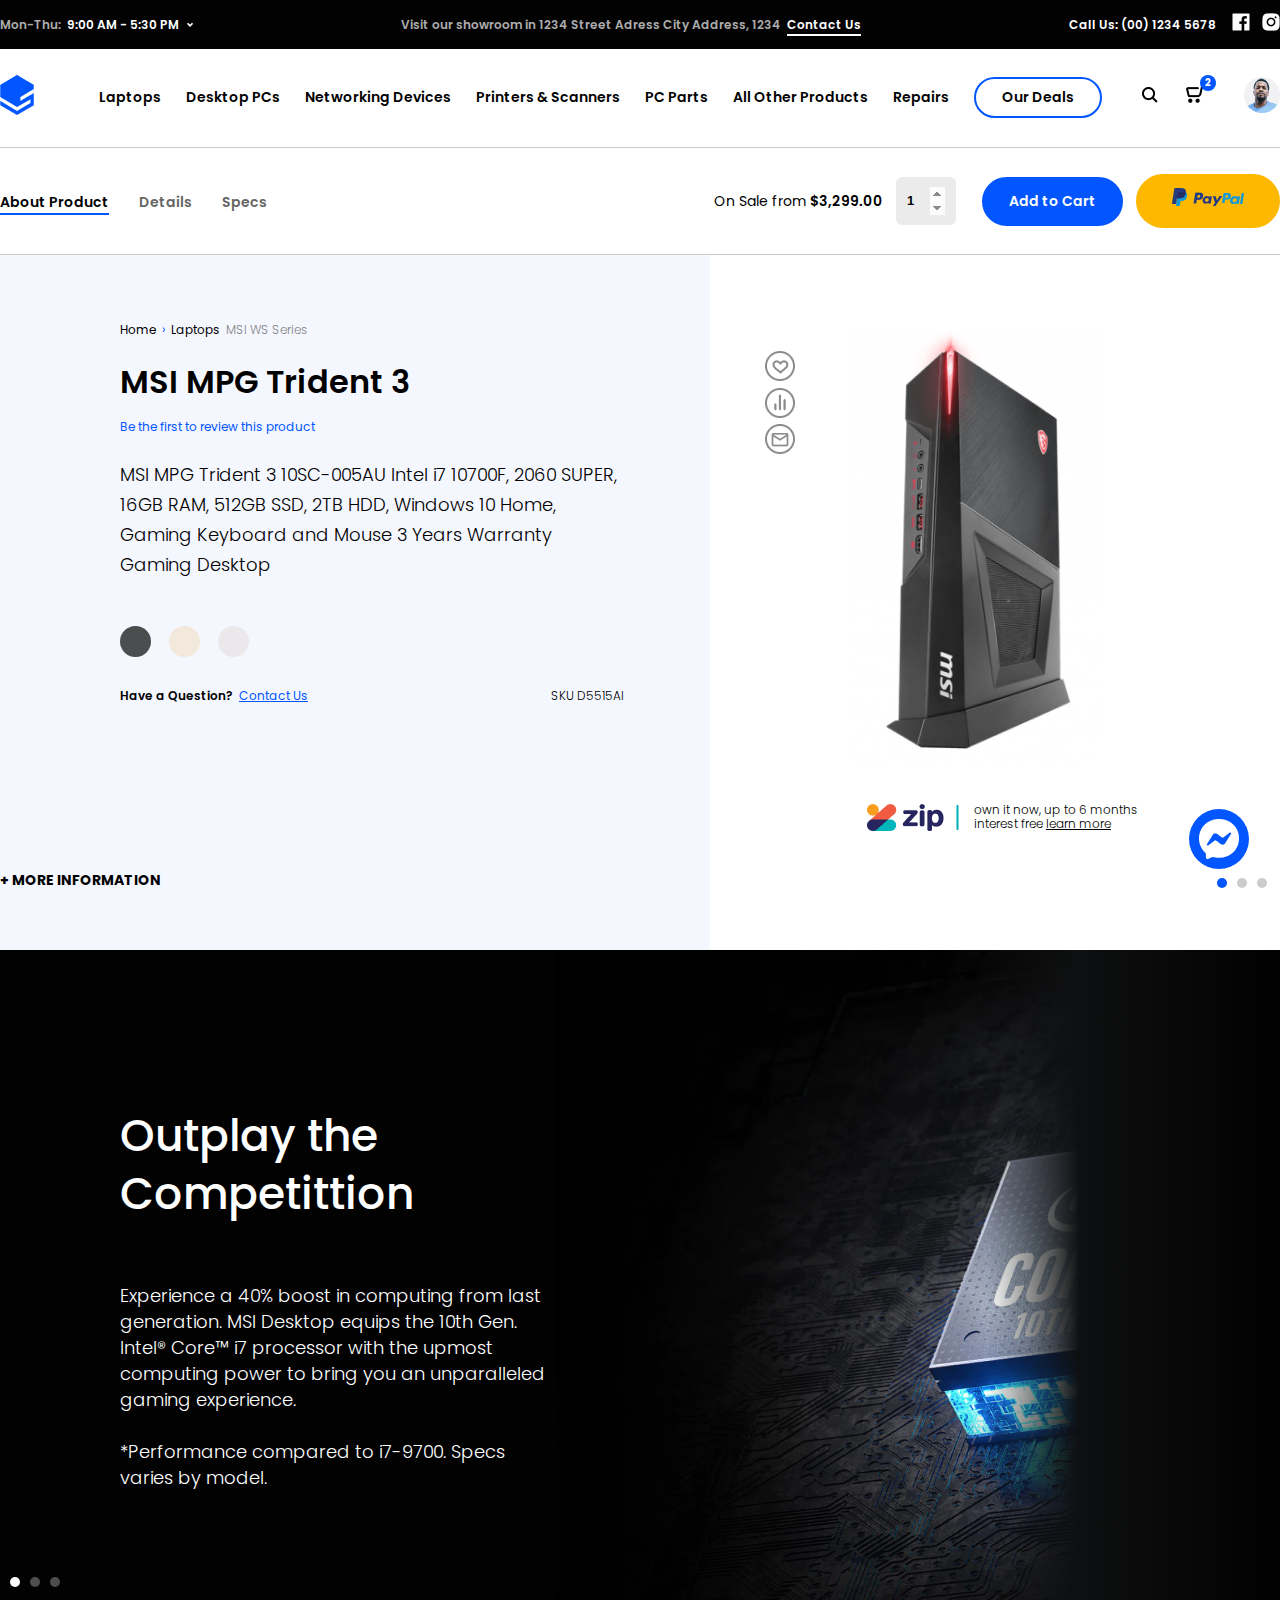
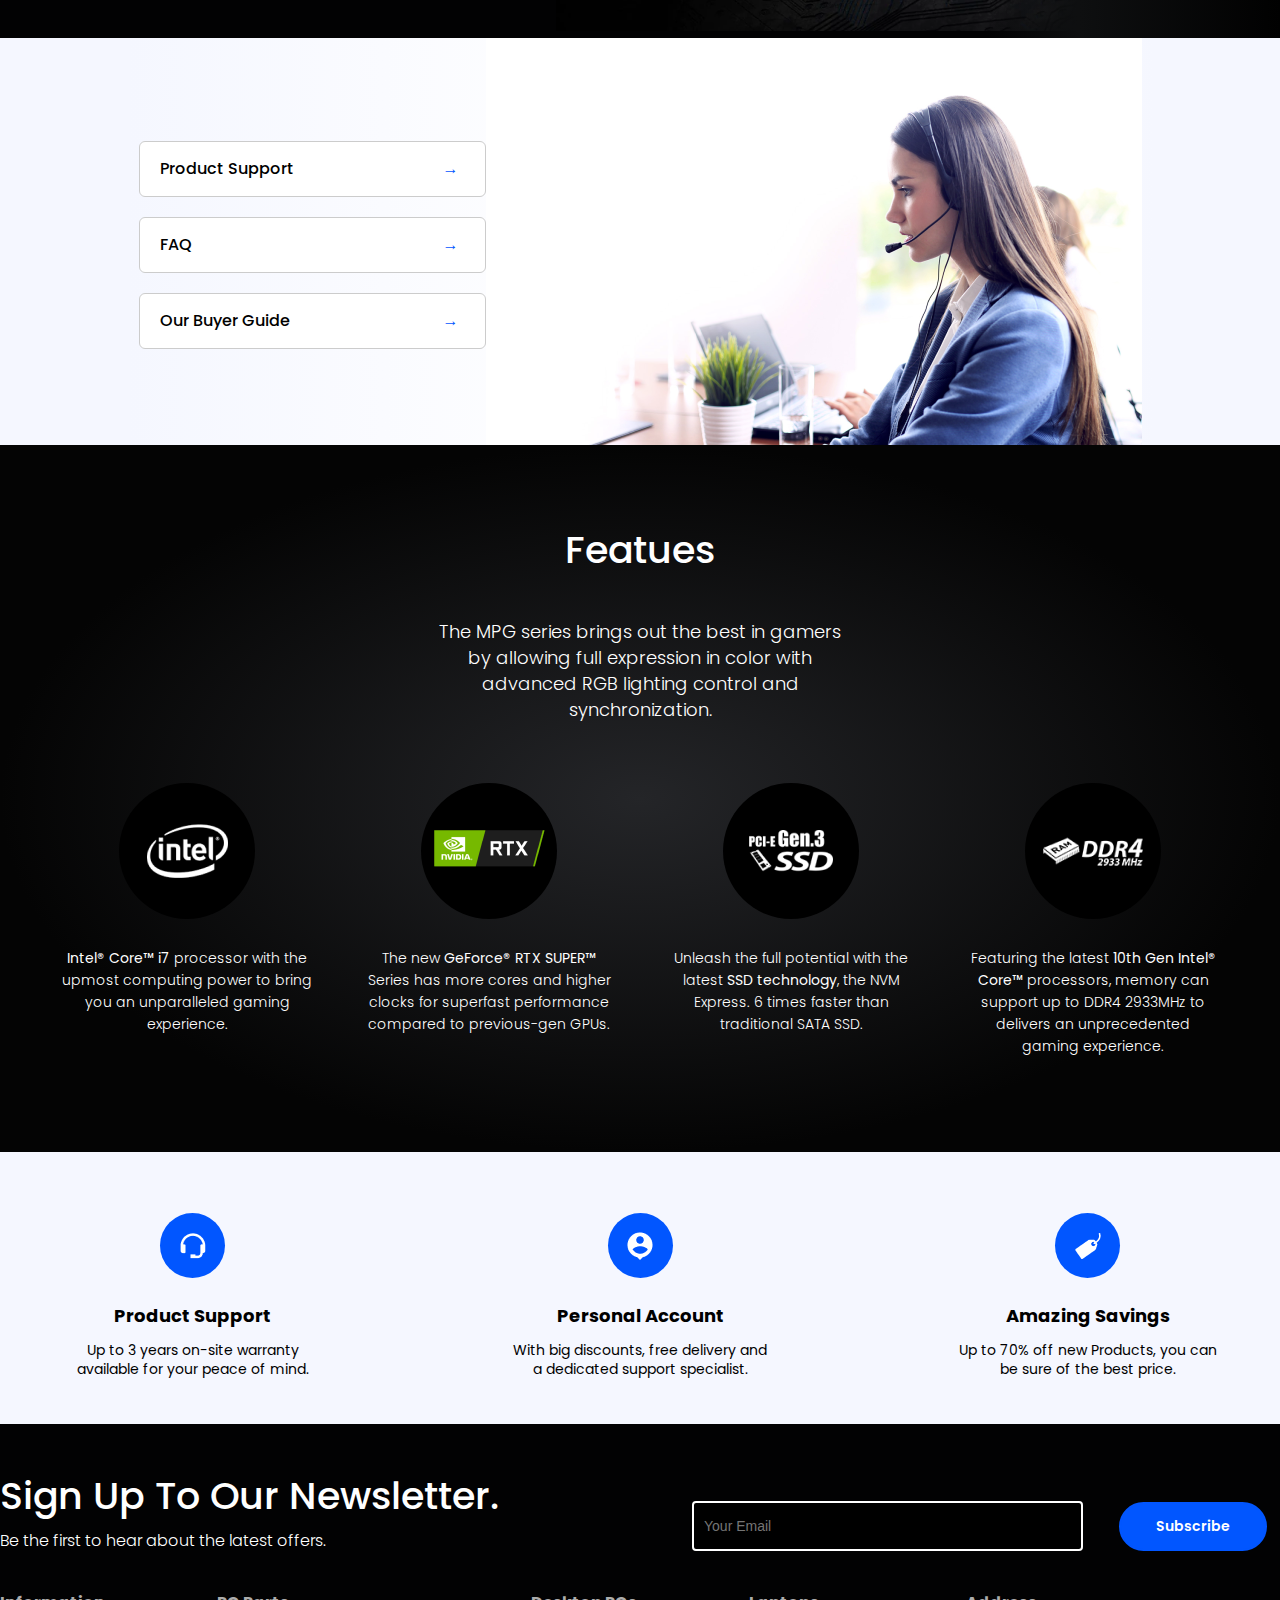
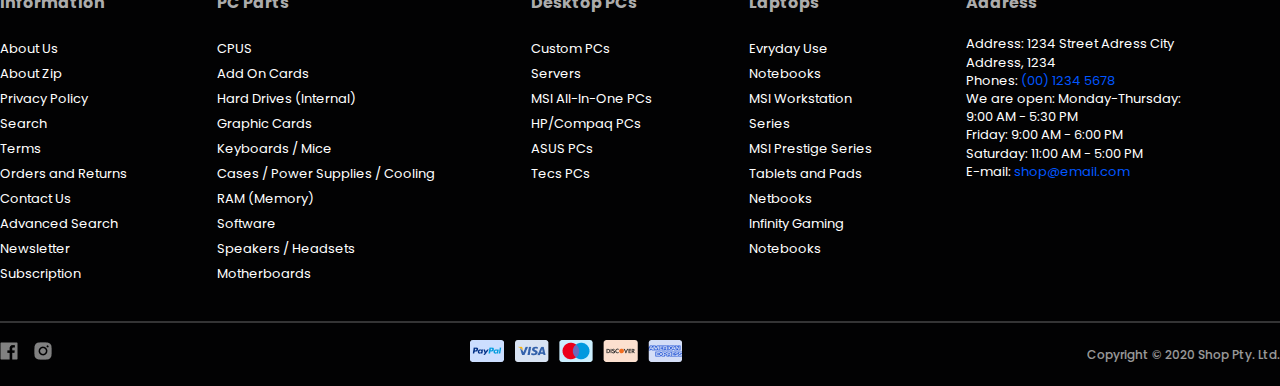
<file: product.html>
<!DOCTYPE html>
<html lang="en">

<head>
  <meta charset="UTF-8">
  <meta http-equiv="X-UA-Compatible" content="IE=edge">
  <meta name="viewport" content="width=device-width, initial-scale=1.0">
  <link rel="preconnect" href="https://fonts.googleapis.com">
  <link rel="preconnect" href="https://fonts.gstatic.com" crossorigin>
  <link href="https://fonts.googleapis.com/css2?family=Poppins:wght@300;400;500;600;700;800&display=swap"
    rel="stylesheet">

  <link rel="stylesheet" href="style.css">
  <link rel="stylesheet" href="product.css">
  <title>Tech Online Store Design</title>
</head>

<body>

  <header class="width-100">
    <div class="black-bg">
      <div class="container">
        <div class="top-header flex-btwn">
          <div class="left-top-header flex">
            <p><span class="gray-color">Mon-Thu:&nbsp;</span> 9:00 AM - 5:30 PM</p>
            <img src="./images/open-icon.png" alt="">
          </div>
          <div class="hov-left-top-header box-shadow hidden">
            <div class="store-open-time flex gray">
              <div class="clock"><img src="./images/clock.png" alt=""></div>
              <div class="time">
                <p class="text-12-140">We are open:</p>
                <p class="text-13-19"><span class="gray-color">Mon-Thu:</span>&nbsp; 9:00 AM - 5:30 PM</p>
                <p class="text-13-14"><span class="gray-color">Fr:</span>&nbsp; 9:00 AM - 6:00 PM</p>
                <p class="text-13-14"><span class="gray-color">Sat:</span>&nbsp; 11:00 AM - 5:00 PM</p>
              </div>
            </div>
            <div class="hr opacity-0-2"></div>
            <div class="store-address flex gray">
              <div class="localisation"><img src="./images/localisation.png" alt=""></div>
              <div class="address">
                <p class="text-13-18">Address: 1234 Street Adress,<br>City Address, 1234</p>
              </div>
            </div>
            <div class="hr opacity-0-2"></div>
            <div class="store-call gray">
              <div class="call text-13-18">
                <p>Phones:&nbsp;<span class="blue-color">(00) 1234 5678</span></p>
                <p>E-mail:&nbsp;<a href="mailto:aaa@example.com" class="blue-color">shop@email.com</a>shop@email.com</a></p>
              </div>
            </div>
          </div>
          <div class="center-top-header">
            <p><span class="gray-color">Visit our showroom in 1234 Street Adress City Address, 1234 &nbsp;</span><a
                href="./contact-us.html" class="white-underline">Contact Us</a></p>
          </div>
          <div class="right-top-header flex">
            <p class="white-color">Call Us: (00) 1234 5678 </p>
            <a href="" class="scal-1-2"><img src="./images/fb.png" alt="" class="w-fb"></a>
            <a href="" class="scal-1-2"><img src="./images/ig.png" alt=""></a>
          </div>
        </div>
      </div>
    </div>
  
    <div class="header-nav container flex">
      <div class="logo">
        <a href="./index.html"><img src="./images/logo.png" alt=""></a>
      </div>
  
      <nav class="flex-btwn">
        <ul class="menu flex">
          <li class="list-item"><a href="./catalog.html">Laptops</a>
            <div class="st-sub-menu box-shadow hidden">
              <ul>
                <li class="hov-st-sub-menu"><a href="" class="flex-btwn">Everyday Use Notebooks<img
                      src="./images/open-sub.png" alt=""></a>
                  <div class="nd-sub-menu box-shadow hidden">
                    <ul>
                      <li class="hov-nd-sub-menu"><a href="" href="" class="flex-btwn">MSI Workstation Series<img
                            src="./images/open-sub.png" alt=""></a>
                        <div class="rd-sub-menu box-shadow hidden">
                          <ul>
                            <li><a href="">MSI WS Series <span>(12)</span></a></li>
                            <li><a href="">MSI WT Series <span>(31)</span></a></li>
                            <li><a href="">MSI WE Series <span>(7)</span></a></li>
                          </ul>
                        </div>
                      </li>
                      <li><a href="">MSI Prestige Series</a></li>
                    </ul>
                  </div>
                </li>
                <li class="hov-st-sub-menu"><a href="" href="" class="flex-btwn">MSI Workstation Series<img
                      src="./images/open-sub.png" alt=""></a>
                  <div class="nd-sub-menu box-shadow hidden">
                    <ul>
                      <li><a href="">MSI Workstation Series</a></li>
                      <li class="hov-nd-sub-menu"><a href="" href="" class="flex-btwn">MSI Prestige Series<img
                            src="./images/open-sub.png" alt=""></a>
                        <div class="rd-sub-menu box-shadow hidden">
                          <ul>
                            <li><a href="">MSI WS Series <span>(12)</span></a></li>
                            <li><a href="">MSI WT Series <span>(31)</span></a></li>
                            <li><a href="">MSI WE Series <span>(7)</span></a></li>
                          </ul>
                        </div>
                      </li>
                      <li><a href="">MSI Workstation Series</a></li>
                    </ul>
                  </div>
                </li>
                <li><a href="">MSI Prestige Series
                  </a></li>
                <li><a href="">Gaming Notebooks</a></li>
                <li><a href="">Tablets And Pads</a></li>
                <li><a href="">Netbooks</a></li>
                <li><a href="">Infinity Gaming Notebooks</a></li>
              </ul>
            </div>
          </li>
          <li class="list-item"><a href="./catalog.html"">Desktop PCs</a>
            <div class="st-sub-menu box-shadow hidden">
              <ul>
                <li><a href="">Everyday Use Notebooks</a></li>
                <li><a href="">MSI Workstation Series</a></li>
                <li class="hov-st-sub-menu"><a href="" href="" class="flex-btwn">MSI Prestige Series<img
                      src="./images/open-sub.png" alt=""></a>
                  <div class="nd-sub-menu box-shadow hidden">
                    <ul>
                      <li class="hov-nd-sub-menu"><a href="" href="" class="flex-btwn">MSI Workstation Series<img
                            src="./images/open-sub.png" alt=""></a>
                        <div class="rd-sub-menu box-shadow hidden">
                          <ul>
                            <li><a href="">MSI WS Series <span>(12)</span></a></li>
                            <li><a href="">MSI WT Series <span>(31)</span></a></li>
                            <li><a href="">MSI WE Series <span>(7)</span></a></li>
                          </ul>
                        </div>
                      </li>
                      <li><a href="">MSI Prestige Series</a></li>
                      <li class="hov-nd-sub-menu"><a href="" href="" class="flex-btwn">MSI Workstation Series<img
                            src="./images/open-sub.png" alt=""></a>
                        <div class="rd-sub-menu box-shadow hidden">
                          <ul>
                            <li><a href="">MSI WS Series <span>(12)</span></a></li>
                            <li><a href="">MSI WT Series <span>(31)</span></a></li>
                            <li><a href="">MSI WE Series <span>(7)</span></a></li>
                          </ul>
                        </div>
                      </li>
                    </ul>
                  </div>
                </li>
                <li class="hov-st-sub-menu"><a href="" href="" class="flex-btwn">Gaming Notebooks<img
                      src="./images/open-sub.png" alt=""></a>
                  <div class="nd-sub-menu box-shadow hidden">
                    <ul>
                      <li class="hov-nd-sub-menu"><a href="" href="" class="flex-btwn">MSI Workstation Series<img
                            src="./images/open-sub.png" alt=""></a>
                        <div class="rd-sub-menu box-shadow hidden">
                          <ul>
                            <li><a href="">MSI WS Series <span>(12)</span></a></li>
                            <li><a href="">MSI WT Series <span>(31)</span></a></li>
                            <li><a href="">MSI WE Series <span>(7)</span></a></li>
                          </ul>
                        </div>
                      </li>
                      <li><a href="">MSI Prestige Series</a></li>
                    </ul>
                  </div>
                </li>
                <li><a href="">Tablets And Pads</a></li>
                <li><a href="">Netbooks</a></li>
                <li class="hov-st-sub-menu"><a href="" href="" class="flex-btwn">Infinity Gaming Notebooks<img
                      src="./images/open-sub.png" alt=""></a>
                  <div class="nd-sub-menu box-shadow hidden">
                    <ul>
                      <li><a href="">MSI Workstation Series</a></li>
                      <li class="hov-nd-sub-menu"><a href="" href="" class="flex-btwn">MSI Prestige Series<img
                            src="./images/open-sub.png" alt=""></a>
                        <div class="rd-sub-menu box-shadow hidden">
                          <ul>
                            <li><a href="">MSI WS Series <span>(12)</span></a></li>
                            <li><a href="">MSI WT Series <span>(31)</span></a></li>
                            <li><a href="">MSI WE Series <span>(7)</span></a></li>
                          </ul>
                        </div>
                      </li>
                      <li><a href="">MSI Workstation Series</a></li>
                    </ul>
                  </div>
                </li>
              </ul>
            </div>
          </li>
          <li class="list-item"><a href="./catalog.html"">Networking Devices</a>
            <div class="st-sub-menu box-shadow hidden">
              <ul>
                <li><a href="">Everyday Use Notebooks</a></li>
                <li><a href="">MSI Workstation Series</a></li>
                <li><a href="">MSI Prestige Series</a></li>
                <li><a href="">Gaming Notebooks</a></li>
                <li class="hov-st-sub-menu"><a href="" href="" class="flex-btwn">Tablets And Pads<img
                      src="./images/open-sub.png" alt="">
                    <div class="nd-sub-menu box-shadow hidden">
                      <ul>
                        <li><a href="">MSI Workstation Series</a></li>
                        <li class="hov-nd-sub-menu"><a href="" href="" class="flex-btwn">MSI Prestige Series<img
                              src="./images/open-sub.png" alt=""></a>
                          <div class="rd-sub-menu box-shadow hidden">
                            <ul>
                              <li><a href="">MSI WS Series <span>(12)</span></a></li>
                              <li><a href="">MSI WT Series <span>(31)</span></a></li>
                              <li><a href="">MSI WE Series <span>(7)</span></a></li>
                            </ul>
                          </div>
                        </li>
                        <li><a href="">MSI Workstation Series</a></li>
                      </ul>
                    </div>
                  </a>
                </li>
                <li class="hov-st-sub-menu"><a href="" href="" class="flex-btwn">Netbooks<img
                      src="./images/open-sub.png" alt=""></a>
                  <div class="nd-sub-menu box-shadow hidden">
                    <ul>
                      <li class="hov-nd-sub-menu"><a href="" href="" class="flex-btwn">MSI Workstation Series<img
                            src="./images/open-sub.png" alt=""></a>
                        <div class="rd-sub-menu box-shadow hidden">
                          <ul>
                            <li><a href="">MSI WS Series <span>(12)</span></a></li>
                            <li><a href="">MSI WT Series <span>(31)</span></a></li>
                            <li><a href="">MSI WE Series <span>(7)</span></a></li>
                          </ul>
                        </div>
                      </li>
                      <li><a href="">MSI Prestige Series</a></li>
                      <li class="hov-nd-sub-menu"><a href="" href="" class="flex-btwn">MSI Workstation Series<img
                            src="./images/open-sub.png" alt=""></a>
                        <div class="rd-sub-menu box-shadow hidden">
                          <ul>
                            <li><a href="">MSI WS Series <span>(12)</span></a></li>
                            <li><a href="">MSI WT Series <span>(31)</span></a></li>
                            <li><a href="">MSI WE Series <span>(7)</span></a></li>
                          </ul>
                        </div>
                      </li>
                    </ul>
                  </div>
                </li>
                <li><a href="">Infinity Gaming Notebooks</a></li>
              </ul>
            </div>
          </li>
          <li class="list-item"><a href="./catalog.html"">Printers & Scanners</a>
            <div class="st-sub-menu box-shadow hidden">
              <ul>
                <li><a href="">Everyday Use Notebooks</a></li>
                <li class="hov-st-sub-menu"><a href="" href="" class="flex-btwn">MSI Workstation Series<img
                      src="./images/open-sub.png" alt=""></a>
                  <div class="nd-sub-menu box-shadow hidden">
                    <ul>
                      <li class="hov-nd-sub-menu"><a href="" href="" class="flex-btwn">MSI Workstation Series<img
                            src="./images/open-sub.png" alt=""></a>
                        <div class="rd-sub-menu box-shadow hidden">
                          <ul>
                            <li><a href="">MSI WS Series <span>(12)</span></a></li>
                            <li><a href="">MSI WT Series <span>(31)</span></a></li>
                            <li><a href="">MSI WE Series <span>(7)</span></a></li>
                          </ul>
                        </div>
                      </li>
                      <li><a href="">MSI Prestige Series</a></li>
                      <li class="hov-nd-sub-menu"><a href="" href="" class="flex-btwn">MSI Workstation Series<img
                            src="./images/open-sub.png" alt=""></a>
                        <div class="rd-sub-menu box-shadow hidden">
                          <ul>
                            <li><a href="">MSI WS Series <span>(12)</span></a></li>
                            <li><a href="">MSI WT Series <span>(31)</span></a></li>
                            <li><a href="">MSI WE Series <span>(7)</span></a></li>
                          </ul>
                        </div>
                      </li>
                      <li><a href="">MSI Prestige Series</a></li>
                      <li class="hov-nd-sub-menu"><a href="" href="" class="flex-btwn">MSI Workstation Series<img
                            src="./images/open-sub.png" alt=""></a>
                        <div class="rd-sub-menu box-shadow hidden">
                          <ul>
                            <li><a href="">MSI WS Series <span>(12)</span></a></li>
                            <li><a href="">MSI WT Series <span>(31)</span></a></li>
                            <li><a href="">MSI WE Series <span>(7)</span></a></li>
                          </ul>
                        </div>
                      </li>
                    </ul>
                  </div>
                </li>
                <li><a href="">MSI Prestige Series</a></li>
                <li class="hov-st-sub-menu"><a href="" href="" class="flex-btwn">Gaming Notebooks<img
                      src="./images/open-sub.png" alt=""></a>
                  <div class="nd-sub-menu box-shadow hidden">
                    <ul>
                      <li><a href="">MSI Workstation Series</a></li>
                      <li class="hov-nd-sub-menu"><a href="" href="" class="flex-btwn">MSI Prestige Series<img
                            src="./images/open-sub.png" alt=""></a>
                        <div class="rd-sub-menu box-shadow hidden">
                          <ul>
                            <li><a href="">MSI WS Series <span>(12)</span></a></li>
                            <li><a href="">MSI WT Series <span>(31)</span></a></li>
                            <li><a href="">MSI WE Series <span>(7)</span></a></li>
                          </ul>
                        </div>
                      </li>
                      <li><a href="">MSI Workstation Series</a></li>
                    </ul>
                  </div>
                </li>
                <li><a href="">Tablets And Pads</a></li>
                <li><a href="" href="" class="flex-btwn">Netbooks<img src="./images/open-sub.png" alt=""></a></li>
                <li class="hov-st-sub-menu"><a href="" href="" class="flex-btwn">Infinity Gaming Notebooks<img
                      src="./images/open-sub.png" alt=""></a>
                  <div class="nd-sub-menu box-shadow hidden">
                    <ul>
                      <li class="hov-nd-sub-menu"><a href="" href="" class="flex-btwn">MSI Workstation Series<img
                            src="./images/open-sub.png" alt=""></a>
                        <div class="rd-sub-menu box-shadow hidden">
                          <ul>
                            <li><a href="">MSI WS Series <span>(12)</span></a></li>
                            <li><a href="">MSI WT Series <span>(31)</span></a></li>
                            <li><a href="">MSI WE Series <span>(7)</span></a></li>
                          </ul>
                        </div>
                      </li>
                      <li><a href="">MSI Prestige Series</a></li>
                    </ul>
                  </div>
                </li>
              </ul>
            </div>
          </li>
          <li class="list-item"><a href="./catalog.html"">PC Parts</a>
            <div class="st-sub-menu box-shadow hidden">
              <ul>
                <li class="hov-st-sub-menu"><a href="" href="" class="flex-btwn">Everyday Use Notebooks<img
                      src="./images/open-sub.png" alt=""></a>
                  <div class="nd-sub-menu box-shadow hidden">
                    <ul>
                      <li class="hov-nd-sub-menu"><a href="" href="" class="flex-btwn">MSI Workstation Series<img
                            src="./images/open-sub.png" alt=""></a>
                        <div class="rd-sub-menu box-shadow hidden">
                          <ul>
                            <li><a href="">MSI WS Series <span>(12)</span></a></li>
                            <li><a href="">MSI WT Series <span>(31)</span></a></li>
                            <li><a href="">MSI WE Series <span>(7)</span></a></li>
                          </ul>
                        </div>
                      </li>
                      <li><a href="">MSI Prestige Series</a></li>
                      <li class="hov-nd-sub-menu"><a href="" href="" class="flex-btwn">MSI Workstation Series<img
                            src="./images/open-sub.png" alt=""></a>
                        <div class="rd-sub-menu box-shadow hidden">
                          <ul>
                            <li><a href="">MSI WS Series <span>(12)</span></a></li>
                            <li><a href="">MSI WT Series <span>(31)</span></a></li>
                            <li><a href="">MSI WE Series <span>(7)</span></a></li>
                          </ul>
                        </div>
                      </li>
                    </ul>
                  </div>
                </li>
                <li class="hov-st-sub-menu"><a href="" href="" class="flex-btwn">MSI Workstation Series<img
                      src="./images/open-sub.png" alt=""></a>
                  <div class="nd-sub-menu box-shadow hidden">
                    <ul>
                      <li class="hov-nd-sub-menu"><a href="" href="" class="flex-btwn">MSI Workstation Series<img
                            src="./images/open-sub.png" alt=""></a>
                        <div class="rd-sub-menu box-shadow hidden">
                          <ul>
                            <li><a href="">MSI WS Series <span>(12)</span></a></li>
                            <li><a href="">MSI WT Series <span>(31)</span></a></li>
                            <li><a href="">MSI WE Series <span>(7)</span></a></li>
                          </ul>
                        </div>
                      </li>
                      <li><a href="">MSI Prestige Series</a></li>
                      <li class="hov-nd-sub-menu"><a href="" href="" class="flex-btwn">MSI Workstation Series<img
                            src="./images/open-sub.png" alt=""></a>
                        <div class="rd-sub-menu box-shadow hidden">
                          <ul>
                            <li><a href="">MSI WS Series <span>(12)</span></a></li>
                            <li><a href="">MSI WT Series <span>(31)</span></a></li>
                            <li><a href="">MSI WE Series <span>(7)</span></a></li>
                          </ul>
                        </div>
                      </li>
                      <li><a href="">MSI Prestige Series</a></li>
                      <li class="hov-nd-sub-menu"><a href="" href="" class="flex-btwn">MSI Workstation Series<img
                            src="./images/open-sub.png" alt=""></a>
                        <div class="rd-sub-menu box-shadow hidden">
                          <ul>
                            <li><a href="">MSI WS Series <span>(12)</span></a></li>
                            <li><a href="">MSI WT Series <span>(31)</span></a></li>
                            <li><a href="">MSI WE Series <span>(7)</span></a></li>
                          </ul>
                        </div>
                      </li>
                    </ul>
                  </div>
                </li>
                <li><a href="">MSI Prestige Series
                  </a></li>
                <li><a href="">Gaming Notebooks</a></li>
                <li><a href="">Tablets And Pads</a></li>
                <li><a href="">Netbooks</a></li>
                <li><a href="">Infinity Gaming Notebooks</a></li>
              </ul>
            </div>
          </li>
          <li class="list-item"><a href="./catalog.html"">All Other Products</a>
            <div class="st-sub-menu box-shadow hidden">
              <ul>
                <li><a href="">Everyday Use Notebooks</a></li>
                <li><a href="">MSI Workstation Series</a></li>
                <li class="hov-st-sub-menu"><a href="" href="" class="flex-btwn">MSI Prestige Series<img
                      src="./images/open-sub.png" alt=""></a>
                  <div class="nd-sub-menu box-shadow hidden">
                    <ul>
                      <li class="hov-nd-sub-menu"><a href="" href="" class="flex-btwn">MSI Workstation Series<img
                            src="./images/open-sub.png" alt=""></a>
                        <div class="rd-sub-menu box-shadow hidden">
                          <ul>
                            <li><a href="">MSI WS Series <span>(12)</span></a></li>
                            <li><a href="">MSI WT Series <span>(31)</span></a></li>
                            <li><a href="">MSI WE Series <span>(7)</span></a></li>
                          </ul>
                        </div>
                      </li>
                      <li><a href="">MSI Prestige Series</a></li>
                    </ul>
                  </div>
                </li>
                <li class="hov-st-sub-menu"><a href="" href="" class="flex-btwn">Gaming Notebooks<img
                      src="./images/open-sub.png" alt=""></a>
                  <div class="nd-sub-menu box-shadow hidden">
                    <ul>
                      <li><a href="">MSI Workstation Series</a></li>
                      <li class="hov-nd-sub-menu"><a href="" href="" class="flex-btwn">MSI Prestige Series<img
                            src="./images/open-sub.png" alt=""></a>
                        <div class="rd-sub-menu box-shadow hidden">
                          <ul>
                            <li><a href="">MSI WS Series <span>(12)</span></a></li>
                            <li><a href="">MSI WT Series <span>(31)</span></a></li>
                            <li><a href="">MSI WE Series <span>(7)</span></a></li>
                          </ul>
                        </div>
                      </li>
                      <li><a href="">MSI Workstation Series</a></li>
                    </ul>
                  </div>
                </li>
                <li><a href="">Tablets And Pads</a></li>
                <li><a href="">Netbooks</a></li>
                <li class="hov-st-sub-menu"><a href="" href="" class="flex-btwn">Infinity Gaming Notebooks<img
                      src="./images/open-sub.png" alt=""></a>
                  <div class="nd-sub-menu box-shadow hidden">
                    <ul>
                      <li class="hov-nd-sub-menu"><a href="" href="" class="flex-btwn">MSI Workstation Series<img
                            src="./images/open-sub.png" alt=""></a>
                        <div class="rd-sub-menu box-shadow hidden">
                          <ul>
                            <li><a href="">MSI WS Series <span>(12)</span></a></li>
                            <li><a href="">MSI WT Series <span>(31)</span></a></li>
                            <li><a href="">MSI WE Series <span>(7)</span></a></li>
                          </ul>
                        </div>
                      </li>
                      <li><a href="">MSI Prestige Series</a></li>
                      <li class="hov-nd-sub-menu"><a href="" href="" class="flex-btwn">MSI Workstation Series<img
                            src="./images/open-sub.png" alt=""></a>
                        <div class="rd-sub-menu box-shadow hidden">
                          <ul>
                            <li><a href="">MSI WS Series <span>(12)</span></a></li>
                            <li><a href="">MSI WT Series <span>(31)</span></a></li>
                            <li><a href="">MSI WE Series <span>(7)</span></a></li>
                          </ul>
                        </div>
                      </li>
                    </ul>
                  </div>
                </li>
              </ul>
            </div>
          </li>
          <li class="list-item"><a href="./catalog.html"">Repairs</a>
            <div class="st-sub-menu box-shadow hidden">
              <ul>
                <li><a href="">Everyday Use Notebooks</a></li>
                <li><a href="">MSI Workstation Series</a></li>
                <li><a href="">MSI Prestige Series</a></li>
                <li><a href="">Gaming Notebooks</a></li>
                <li class="hov-st-sub-menu"><a href="" href="" class="flex-btwn">Tablets And Pads<img
                      src="./images/open-sub.png" alt=""></a>
                  <div class="nd-sub-menu box-shadow hidden">
                    <ul>
                      <li><a href="">MSI Workstation Series</a></li>
                      <li class="hov-nd-sub-menu"><a href="" href="" class="flex-btwn">MSI Prestige Series<img
                            src="./images/open-sub.png" alt=""></a>
                        <div class="rd-sub-menu box-shadow hidden">
                          <ul>
                            <li><a href="">MSI WS Series <span>(12)</span></a></li>
                            <li><a href="">MSI WT Series <span>(31)</span></a></li>
                            <li><a href="">MSI WE Series <span>(7)</span></a></li>
                          </ul>
                        </div>
                      </li>
                      <li><a href="">MSI Workstation Series</a></li>
                    </ul>
                  </div>
                </li>
                <li class="hov-st-sub-menu"><a href="" href="" class="flex-btwn">Netbooks<img
                      src="./images/open-sub.png" alt=""></a>
                  <div class="nd-sub-menu box-shadow hidden">
                    <ul>
                      <li class="hov-nd-sub-menu"><a href="" href="" class="flex-btwn">MSI Workstation Series<img
                            src="./images/open-sub.png" alt=""></a>
                        <div class="rd-sub-menu box-shadow hidden">
                          <ul>
                            <li><a href="">MSI WS Series <span>(12)</span></a></li>
                            <li><a href="">MSI WT Series <span>(31)</span></a></li>
                            <li><a href="">MSI WE Series <span>(7)</span></a></li>
                          </ul>
                        </div>
                      </li>
                      <li><a href="">MSI Prestige Series</a></li>
                    </ul>
                  </div>
                </li>
                <li><a href="">Infinity Gaming Notebooks</a></li>
              </ul>
            </div>
          </li>
          <li class="list-item cta btn btn-8  text-14-21"><a href="./catalog.html"">Our Deals</a></li>
        </ul>
  
        <div class="my-nav flex">
          <a href="" class="scal-1-3"><img src="./images/search-icon.png" alt=""></a>
          <div class="basket"><a href="./cart.html"><img src="./images/basket-icon.png" alt=""></a>
  
            <div class="basket-oval"><a href=""><span class="white-color">2</span></a></div>
  
            <div class="hov-my-card box-shadow hidden">
              <div class="top-hov-my-card">
                <p class="text-18-140">My Cart</p>
                <p class="text-12-140 gray-color">2 item in cart</p>
                <a href="./cart.html" class="blue-color btn btn-8 flex text-14-21 scal-1-2">View or Edit Your Cart</a>
              </div>
              <div class="hr opacity-0-2"></div>
              <div class="items-hov-my-card flex-btwn">
                <p>1&nbsp;x</p>
                <img src="./images/my-card-item.png" alt="">
                <div class="flex-start">
                  <p class="text-13-19-normal">EX DISPLAY : MSI Pro 16 Flex-036AU 15.6 MULTITOUCH All-In-On...</p>
                  <div class="edit-command">
                    <img src="./images/cancel.png" alt="" class="scal-1-3">
                    <img src="./images/edit.png" alt="" class="scal-1-3">
                  </div>
                </div>
              </div>
              <div class="hr opacity-0-2"></div>
              <div class="items-hov-my-card flex-btwn">
                <p>1&nbsp;x</p>
                <img src="./images/my-card-item.png" alt="">
                <div class="flex-start">
                  <p class="text-13-19-normal">EX DISPLAY : MSI Pro 16 Flex-036AU 15.6 MULTITOUCH All-In-On...</p>
                  <div class="edit-command">
                    <img src="./images/cancel.png" alt="" class="scal-1-3">
                    <img src="./images/edit.png" alt="" class="scal-1-3">
                  </div>
                </div>
              </div>
              <div class="hr opacity-0-2"></div>
              <div class="bottom-hov-my-card">
                <p class="text-14-140"><span class="gray-color ">Subtotal:</span>&nbsp;$499.00</p>
                <a href="./checkout.html" class="blue-btn btn btn-8 white-color flex scal-1-2 text-14-21">Go to Checkout</a>
                <a href="./checkout.html" class="yellow-btn btn btn-8 text-14-21 flex scal-1-2">Check out with&nbsp;&nbsp;&nbsp;<img
                    src="./images/paypal-btn.png" alt="" class="paypal"></a>
              </div>
            </div>
          </div>
          <div class="my-account">
            <a href="./user-account.html" class="id-photo"><img src="./images/id-photo.png" alt="">
              <div class="hov-my-account hidden">
                <ul>
                  <li class="gray"><a href="./user-account.html">My Account</a></li>
                  <li class="gray"><a href="">My Wish List (0)</a></li>
                  <li class="gray"><a href="">Compare (0)</a></li>
                  <li class="gray"><a href="./register.html">Create an Account</a></li>
                  <li class="gray"><a href="./register.html">Sign In</a></li>
                </ul>
              </div>
            </a>
          </div>
        </div>
      </nav>
    </div>
    <div class="fb-messenger scal-1-2"><a href="contact-us.html">
        <div class="oval-fb-messenger"><img src="./images/fb-messenger-icon.png" alt="" class="fb-messenger-icon"></div>
      </a>
    </div>
  </header>

  <main>
    <section class="about-product">
      <div class="container flex-btwn">
        <div class="left-about-product">
          <ul class="about-product-menu flex">
            <li><a href="" class="text-14-21 blue-underline">About Product</a></li>
            <li><a href="" class="text-14-21 gray-66-color gray-hov">Details</a></li>
            <li><a href="" class="text-14-21 gray-66-color gray-hov">Specs</a></li>
          </ul>
        </div>
        <div class="right-about-product flex">
          <p class="text-14-21"><span class="text-14-21-normal ">On Sale from</span> $3,299.00</p>
          <input type="number" min="1" value="1" class="text-13-210 input-nb">
          <a href="" class="btn btn-15 blue-btn white-color text-14-21 scal-1-2">Add to Cart</a>
          <a href="" class="btn yellow-btn btn-15 scal-1-2"><img src="./images/paypal-btn.png" alt=""></a>
        </div>
      </div>
    </section>

    <section class="msi-mpg">
      <div class="container flex">
        <div class="left-msi-mpg ">
          <div class="left-msi-mpg-margin">
            <p class="text-12-140"><a href="./index.html">Home</a>&nbsp;&nbsp;<span
                class="blue-color">›</span>&nbsp;&nbsp;Laptops&nbsp;&nbsp;<span
                class="gray-83-color text-12-140-300">MSI WS Series</span></p>
            <h2 class="text-32-48">MSI MPG Trident 3</h2>
            <p class="blue-color blue-p text-12-140">Be the first to review this product</p>
            <p class="text-18-30">MSI MPG Trident 3 10SC-005AU Intel i7 10700F, 2060 SUPER, 16GB RAM, 512GB SSD, 2TB
              HDD, Windows 10 Home, Gaming Keyboard and Mouse 3 Years Warranty Gaming Desktop</p>
            <div class="flex">
              <div class="cercle-color b4-bg scal-1-3"></div>
              <div class="cercle-color f2-bg scal-1-3"></div>
              <div class="cercle-color ae-bg scal-1-3"></div>
            </div>
            <div class="flex-btwn">
              <p class="text-12-140-bold">Have a Question?&nbsp;&nbsp;<a href="" class="blue-color text-12-140"><u>Contact
                    Us</u></a></p>
              <p class="text-12-140-300">SKU D5515AI</p>
            </div>
          </div>
          <p class="text-14-21-700 more-info">+ More information</p>
        </div>
        <div class="right-msi-mpg flex">
          <div class="col-flex left-icons">
            <img src="./images/like.png" alt="" class="scal-1-2">
            <img src="./images/analysis.png" alt="" class="scal-1-2">
            <img src="./images/mail.png" alt="" class="scal-1-2">
          </div>
          <div class="col-flex-start right-msi-mpg-imgs">
            <img src="./images/msi-mpg.png" alt="" class="right-msi-mpg-desk">
            <div class="zip flex">
              <img src="./images/zip-1.png" alt="">
              <img src="./images/zip-2.png" alt="" class="zip-img">
              <p class="text-12-14">own it now, up to 6 months <br>interest free <span><a href=""><u>learn more</u></a>
              </p>
            </div>
          </div>
          <div class="flex small-cercles">
            <div class="blue-cercle small-cercle"></div>
            <div class="gray-cercle small-cercle"></div>
            <div class="gray-cercle small-cercle"></div>
          </div>
        </div>
      </div>
    </section>

    <section class="outplay black-bg">
      <div class="container flex">
        <div class="left-outplay">
          <div class="white-color left-outplay-margin">
            <h3 class="text-44-58">Outplay the Competittion</h3>
            <p class="text-18-26">Experience a 40% boost in computing from last generation. MSI Desktop equips the 10th
              Gen. Intel® Core™ i7 processor with the upmost computing power to bring you an unparalleled gaming
              experience.<br><br>*Performance compared to i7-9700. Specs varies by model.</p>
          </div>
          <div class="flex small-cercles">
            <div class="white-cercle small-cercle"></div>
            <div class="white-cercle small-cercle opacity-0-3"></div>
            <div class="white-cercle small-cercle opacity-0-3"></div>
          </div>
        </div>
        <div class="right-outplay">
          <img src="./images/outplay.png" alt="">
        </div>
      </div>
    </section>

    <section class="product-support flex-btwn">
      <div class="container flex-btwn">
        <div class="left-product-support col-flex">
          <div class="text-16-24-500 flex-btwn product-support-frame">
            <p>Product Support</p>
            <span class="blue-color">&#8594;</span>
          </div>
          <div class="text-16-24-500 flex-btwn product-support-frame">
            <p>FAQ</p>
            <span class="blue-color">&#8594;</span>
          </div>
          <div class="text-16-24-500 flex-btwn product-support-frame">
            <p>Our Buyer Guide</p>
            <span class="blue-color">&#8594;</span>
          </div>
        </div>
        <div class="right-product-support">
          <img src="./images/product-support-2.png" alt="">
        </div>
      </div>
    </section>

    <section class="featues ">
      <div class="small-container col-flex white-color">
        <h5 class="text-38-57">Featues</h5>
        <p class="text-18-26 mpg-text">The MPG series brings out the best in gamers by allowing full expression in color
          with advanced RGB lighting control and synchronization.</p>
        <div class="cards-featues width-100 flex-start small-container">
          <div class="card-featues">
            <div class="intel col-flex">
              <div class="oval-featues ">
                <img src="./images/intel-icon.png" alt="" class="intel-icon">
              </div>
              <p class="text-14-22"><strong>Intel&reg; Core&trade; i7</strong> processor with the upmost computing power
                to bring you an unparalleled gaming experience.</p>
            </div>
          </div>
          <div class="card-featues">
            <div class="rtx col-flex">
              <div class="oval-featues ">
                <img src="./images/rtx-icon.png" alt="" class="rtx-icon">
              </div>
              <p class="text-14-22">The new <strong>GeForce&reg; RTX SUPER&trade;</strong> Series has more cores and
                higher clocks for superfast performance compared to previous-gen GPUs.
              </p>
            </div>
          </div>
          <div class="card-featues">
            <div class="ssd col-flex">
              <div class="oval-featues ">
                <img src="./images/ssd-icon.png" alt="" class="ssd-icon">
              </div>
              <p class="text-14-22">Unleash the full potential with the latest <strong>SSD technology</strong>, the NVM
                Express. 6 times faster than traditional SATA SSD.</p>
            </div>
          </div>
          <div class="card-featues">
            <div class="ddr4 col-flex">
              <div class="oval-featues ">
                <img src="./images/ddr4-icon.png" alt="" class="ddr4-icon">
              </div>
              <p class="text-14-22">Featuring the latest <strong>10th Gen Intel&reg; Core&trade;</strong> processors,
                memory can support up to DDR4 2933MHz to delivers an unprecedented gaming experience.</p>
            </div>
          </div>
        </div>
      </div>
    </section>

    <section class="shared-main f5-bg">
      <div class="cards-shared-main flex-btwn small-container">
        <div class="card-shared-main">
          <div class="product-support col-flex">
            <div class="oval-product-support oval-shared-main">
              <img src="./images/product-support.png" alt="" class="product-support-icon shared-main-icons">
            </div>
            <p class="text-18-24">Product Support</p>
            <p class="text-14-140-normal">Up to 3 years on-site warranty available for your peace of mind.</p>
          </div>
        </div>
        <div class="card-shared-main ">
          <div class="personal-account col-flex">
            <div class="oval-personal-account oval-shared-main">
              <img src="./images/personal-account.png" alt="" class="personal-account-icon shared-main-icons">
            </div>
            <p class="text-18-24">Personal Account</p>
            <p class="text-14-140-normal">With big discounts, free delivery and a dedicated support specialist.</p>
          </div>
        </div>
        <div class="card-shared-main">
          <div class="amazing-savings col-flex">
            <div class="oval-amazing-savings oval-shared-main">
              <img src="./images/amazing-savings.png" alt="" class="amazing-savings-icon shared-main-icons">
            </div>
            <p class="text-18-24">Amazing Savings</p>
            <p class="text-14-140-normal">Up to 70% off new Products, you can be sure of the best price.</p>
          </div>
        </div>
      </div>
    </section>
  </main>

  <footer class="black-bg">
    <div class="container">
      <div class="top-footer flex-btwn">
        <div class="left-top-footer">
          <p>Sign Up To Our Newsletter.</p>
          <p>Be the first to hear about the latest offers.</p>
        </div>
        <div class="right-top-footer flex">
          <input type="email" placeholder="Your Email" class="white-color text-14-20">
          <a href="index.html" class="btn btn-15 blue-btn text-14-21">Subscribe</a>
        </div>
      </div>
      <div class="center-footer flex-btwn">
        <ul>
          <li class="list-tite gray-color text-14-14">Information</li>
          <li><a href="./about-us.html" class="text-13-18">About Us</a></li>
          <li><a href="" class="text-13-18">About Zip</a></li>
          <li><a href="./faq.html" class="text-13-18">Privacy Policy</a></li>
          <li><a href="./index.html" class="text-13-18">Search</a></li>
          <li><a href="./faq.html" class="text-13-18">Terms</a></li>
          <li><a href="./faq.html" class="text-13-18">Orders and Returns</a></li>
          <li><a href="./contact-us.html" class="text-13-18">Contact Us</a></li>
          <li><a href="./index.html" class="text-13-18">Advanced Search</a></li>
          <li><a href="./index.html" class="text-13-18">Newsletter Subscription</a></li>
        </ul>
        <ul>
          <li class="list-tite gray-color text-14-14">PC Parts</li>
          <li><a href="./catalog.html" class="text-13-18">CPUS</a></li>
          <li><a href="./catalog.html" class="text-13-18">Add On Cards</a></li>
          <li><a href="./catalog.html" class="text-13-18">Hard Drives (Internal)</a></li>
          <li><a href="./catalog.html" class="text-13-18">Graphic Cards</a></li>
          <li><a href="./catalog.html" class="text-13-18">Keyboards / Mice</a></li>
          <li><a href="./catalog.html" class="text-13-18">Cases / Power Supplies / Cooling</a></li>
          <li><a href="./catalog.html" class="text-13-18">RAM (Memory)</a></li>
          <li><a href="" class="text-13-18">Software</a></li>
          <li><a href="./catalog.html" class="text-13-18">Speakers / Headsets</a></li>
          <li><a href="./catalog.html" class="text-13-18">Motherboards</a></li>
        </ul>
        <ul>
          <li class="list-tite gray-color text-14-14">Desktop PCs</li>
          <li><a href="./catalog.html" class="text-13-18">Custom PCs</a></li>
          <li><a href="./catalog.html" class="text-13-18">Servers</a></li>
          <li><a href="./catalog.html" class="text-13-18">MSI All-In-One PCs</a></li>
          <li><a href="./catalog.html" class="text-13-18">HP/Compaq PCs</a></li>
          <li><a href="./catalog.html" class="text-13-18">ASUS PCs</a></li>
          <li><a href="./catalog.html" class="text-13-18">Tecs PCs</a></li>
        </ul>
        <ul>
          <li class="list-tite gray-color text-14-14">Laptops</li>
          <li><a href="./catalog.html" class="text-13-18">Evryday Use Notebooks</a></li>
          <li><a href="./catalog.html" class="text-13-18">MSI Workstation Series</a></li>
          <li><a href="./catalog.html" class="text-13-18">MSI Prestige Series</a></li>
          <li><a href="./catalog.html" class="text-13-18">Tablets and Pads</a></li>
          <li><a href="./catalog.html" class="text-13-18">Netbooks</a></li>
          <li><a href="./catalog.html" class="text-13-18">Infinity Gaming Notebooks</a></li>
        </ul>
        <ul>
          <li class="list-tite gray-color text-14-14">Address</li>
          <li class="text-13-18">Address: 1234 Street Adress City Address, 1234</li>
          <li class="text-13-18">Phones: <span class="blue-color">(00) 1234 5678</span></li>
          <li class="text-13-18">We are open: Monday-Thursday: 9:00 AM - 5:30 PM</li>
          <li class="text-13-18">Friday: 9:00 AM - 6:00 PM</li>
          <li class="text-13-18">Saturday: 11:00 AM - 5:00 PM</li>
          <li class="text-13-18">E-mail: <a href="mailto:aaa@example.com" class="blue-color">shop@email.com</a></li>
        </ul>
      </div>
      <div class="hr2 opacity-0-2"></div>
      <div class="bottom-footer flex-btwn">
        <div class="social-media-footer">
          <a href=""><img src="./images/fb.png" alt="" class="opacity-0-5 scal-1-2"></a>
          <a href=""><img src="./images/ig.png" alt="" class="opacity-0-5 scal-1-2"></a>
        </div>
        <div class="center-bottom-footer">
          <img src="./images/paypal.png" alt="">
          <img src="./images/visa.png" alt="">
          <img src="./images/maestro.png" alt="">
          <img src="./images/discover.png" alt="">
          <img src="./images/american-express.png" alt="">
        </div>
        <p>Copyright © 2020 Shop Pty. Ltd.</p>
      </div>
    </div>
  </footer>

</body>

</html>
</file>
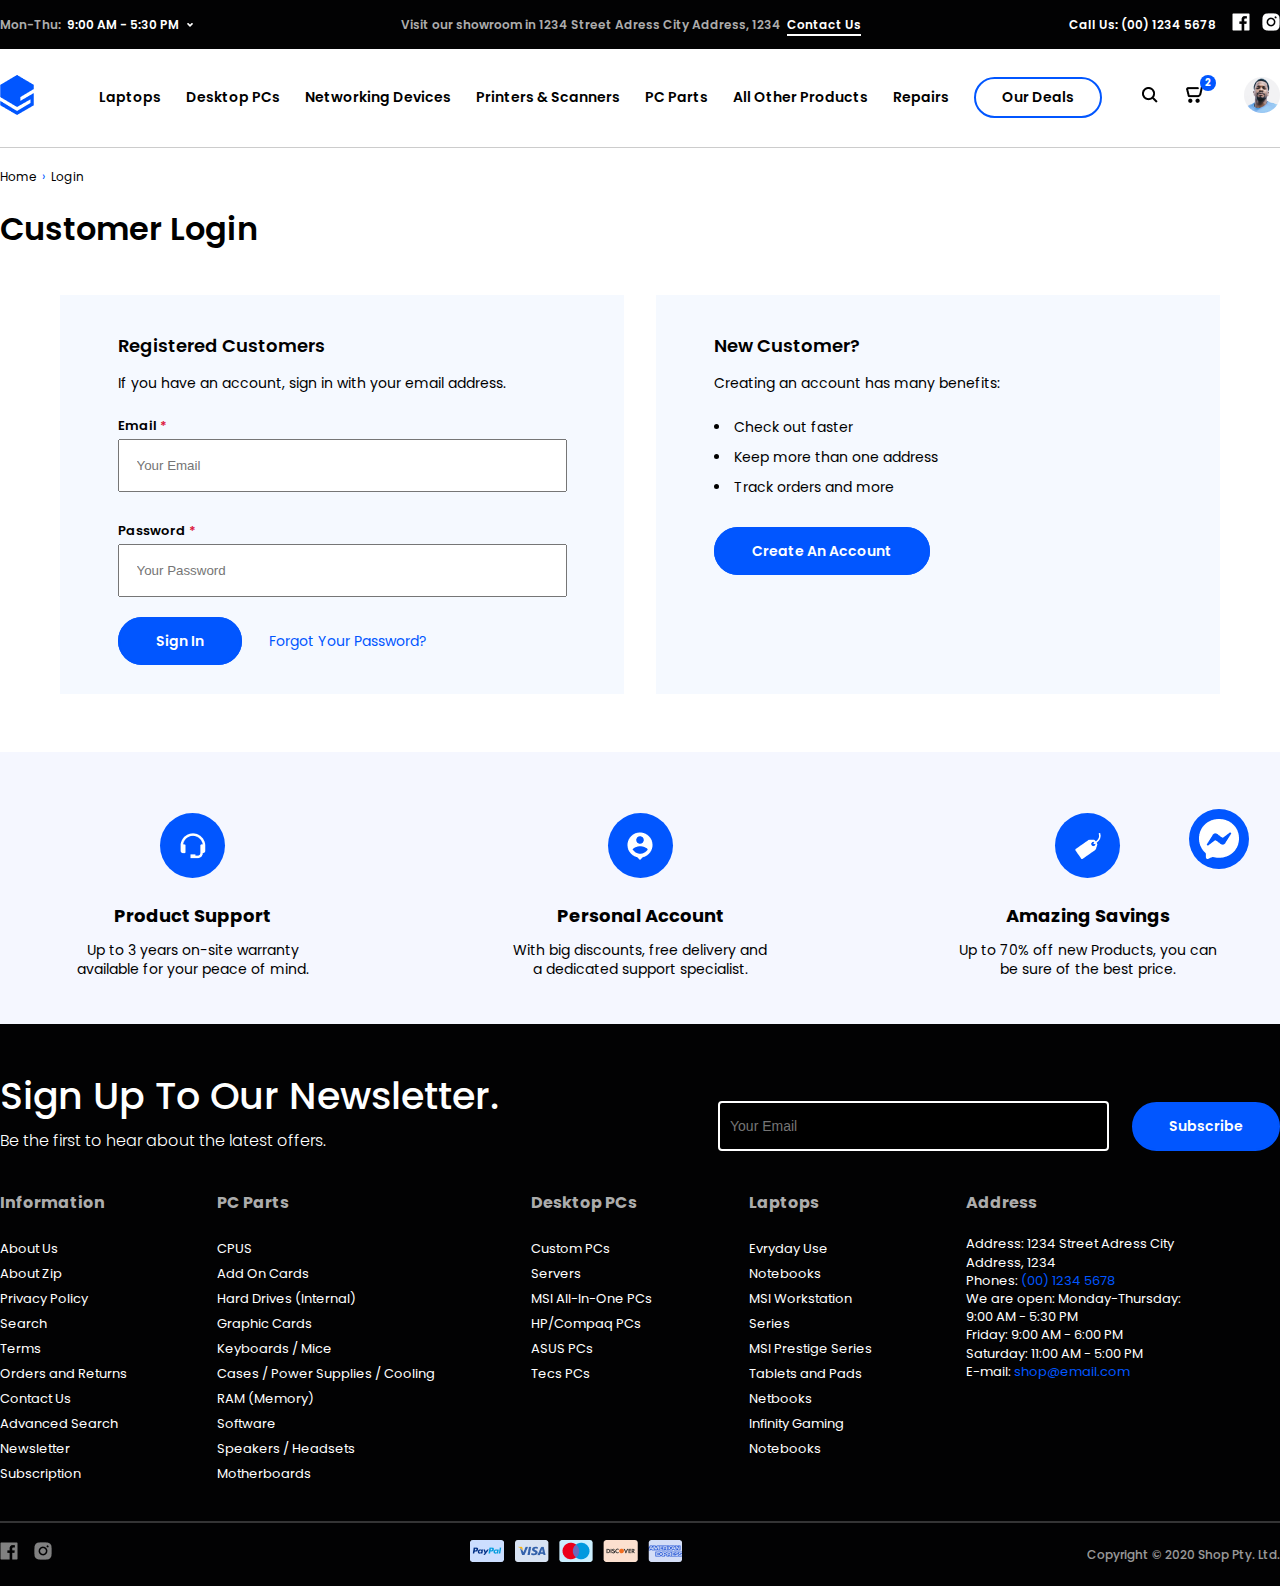
<file: register.html>
<!DOCTYPE html>
<html lang="en">

<head>
  <meta charset="UTF-8">
  <meta http-equiv="X-UA-Compatible" content="IE=edge">
  <meta name="viewport" content="width=device-width, initial-scale=1.0">
  <link rel="preconnect" href="https://fonts.googleapis.com">
  <link rel="preconnect" href="https://fonts.gstatic.com" crossorigin>
  <link href="https://fonts.googleapis.com/css2?family=Poppins:wght@300;400;500;600;700;800&display=swap"
    rel="stylesheet">

  <link rel="stylesheet" href="style.css">
  <link rel="stylesheet" href="register.css">
  <title>Tech Online Store Design</title>
</head>

<body>

  <header class="width-100">
    <div class="black-bg">
      <div class="container">
        <div class="top-header flex-btwn">
          <div class="left-top-header flex">
            <p><span class="gray-color">Mon-Thu:&nbsp;</span> 9:00 AM - 5:30 PM</p>
            <img src="./images/open-icon.png" alt="">
          </div>
          <div class="hov-left-top-header box-shadow hidden">
            <div class="store-open-time flex gray">
              <div class="clock"><img src="./images/clock.png" alt=""></div>
              <div class="time">
                <p class="text-12-140">We are open:</p>
                <p class="text-13-19"><span class="gray-color">Mon-Thu:</span>&nbsp; 9:00 AM - 5:30 PM</p>
                <p class="text-13-14"><span class="gray-color">Fr:</span>&nbsp; 9:00 AM - 6:00 PM</p>
                <p class="text-13-14"><span class="gray-color">Sat:</span>&nbsp; 11:00 AM - 5:00 PM</p>
              </div>
            </div>
            <div class="hr opacity-0-2"></div>
            <div class="store-address flex gray">
              <div class="localisation"><img src="./images/localisation.png" alt=""></div>
              <div class="address">
                <p class="text-13-18">Address: 1234 Street Adress,<br>City Address, 1234</p>
              </div>
            </div>
            <div class="hr opacity-0-2"></div>
            <div class="store-call gray">
              <div class="call text-13-18">
                <p>Phones:&nbsp;<span class="blue-color">(00) 1234 5678</span></p>
                <p>E-mail:&nbsp;<a href="mailto:aaa@example.com" class="blue-color">shop@email.com</a>shop@email.com</a></p>
              </div>
            </div>
          </div>
          <div class="center-top-header">
            <p><span class="gray-color">Visit our showroom in 1234 Street Adress City Address, 1234 &nbsp;</span><a
                href="./contact-us.html" class="white-underline">Contact Us</a></p>
          </div>
          <div class="right-top-header flex">
            <p class="white-color">Call Us: (00) 1234 5678 </p>
            <a href="" class="scal-1-2"><img src="./images/fb.png" alt="" class="w-fb"></a>
            <a href="" class="scal-1-2"><img src="./images/ig.png" alt=""></a>
          </div>
        </div>
      </div>
    </div>
  
    <div class="header-nav container flex">
      <div class="logo">
        <a href="./index.html"><img src="./images/logo.png" alt=""></a>
      </div>
  
      <nav class="flex-btwn">
        <ul class="menu flex">
          <li class="list-item"><a href="./catalog.html">Laptops</a>
            <div class="st-sub-menu box-shadow hidden">
              <ul>
                <li class="hov-st-sub-menu"><a href="" class="flex-btwn">Everyday Use Notebooks<img
                      src="./images/open-sub.png" alt=""></a>
                  <div class="nd-sub-menu box-shadow hidden">
                    <ul>
                      <li class="hov-nd-sub-menu"><a href="" href="" class="flex-btwn">MSI Workstation Series<img
                            src="./images/open-sub.png" alt=""></a>
                        <div class="rd-sub-menu box-shadow hidden">
                          <ul>
                            <li><a href="">MSI WS Series <span>(12)</span></a></li>
                            <li><a href="">MSI WT Series <span>(31)</span></a></li>
                            <li><a href="">MSI WE Series <span>(7)</span></a></li>
                          </ul>
                        </div>
                      </li>
                      <li><a href="">MSI Prestige Series</a></li>
                    </ul>
                  </div>
                </li>
                <li class="hov-st-sub-menu"><a href="" href="" class="flex-btwn">MSI Workstation Series<img
                      src="./images/open-sub.png" alt=""></a>
                  <div class="nd-sub-menu box-shadow hidden">
                    <ul>
                      <li><a href="">MSI Workstation Series</a></li>
                      <li class="hov-nd-sub-menu"><a href="" href="" class="flex-btwn">MSI Prestige Series<img
                            src="./images/open-sub.png" alt=""></a>
                        <div class="rd-sub-menu box-shadow hidden">
                          <ul>
                            <li><a href="">MSI WS Series <span>(12)</span></a></li>
                            <li><a href="">MSI WT Series <span>(31)</span></a></li>
                            <li><a href="">MSI WE Series <span>(7)</span></a></li>
                          </ul>
                        </div>
                      </li>
                      <li><a href="">MSI Workstation Series</a></li>
                    </ul>
                  </div>
                </li>
                <li><a href="">MSI Prestige Series
                  </a></li>
                <li><a href="">Gaming Notebooks</a></li>
                <li><a href="">Tablets And Pads</a></li>
                <li><a href="">Netbooks</a></li>
                <li><a href="">Infinity Gaming Notebooks</a></li>
              </ul>
            </div>
          </li>
          <li class="list-item"><a href="./catalog.html"">Desktop PCs</a>
            <div class="st-sub-menu box-shadow hidden">
              <ul>
                <li><a href="">Everyday Use Notebooks</a></li>
                <li><a href="">MSI Workstation Series</a></li>
                <li class="hov-st-sub-menu"><a href="" href="" class="flex-btwn">MSI Prestige Series<img
                      src="./images/open-sub.png" alt=""></a>
                  <div class="nd-sub-menu box-shadow hidden">
                    <ul>
                      <li class="hov-nd-sub-menu"><a href="" href="" class="flex-btwn">MSI Workstation Series<img
                            src="./images/open-sub.png" alt=""></a>
                        <div class="rd-sub-menu box-shadow hidden">
                          <ul>
                            <li><a href="">MSI WS Series <span>(12)</span></a></li>
                            <li><a href="">MSI WT Series <span>(31)</span></a></li>
                            <li><a href="">MSI WE Series <span>(7)</span></a></li>
                          </ul>
                        </div>
                      </li>
                      <li><a href="">MSI Prestige Series</a></li>
                      <li class="hov-nd-sub-menu"><a href="" href="" class="flex-btwn">MSI Workstation Series<img
                            src="./images/open-sub.png" alt=""></a>
                        <div class="rd-sub-menu box-shadow hidden">
                          <ul>
                            <li><a href="">MSI WS Series <span>(12)</span></a></li>
                            <li><a href="">MSI WT Series <span>(31)</span></a></li>
                            <li><a href="">MSI WE Series <span>(7)</span></a></li>
                          </ul>
                        </div>
                      </li>
                    </ul>
                  </div>
                </li>
                <li class="hov-st-sub-menu"><a href="" href="" class="flex-btwn">Gaming Notebooks<img
                      src="./images/open-sub.png" alt=""></a>
                  <div class="nd-sub-menu box-shadow hidden">
                    <ul>
                      <li class="hov-nd-sub-menu"><a href="" href="" class="flex-btwn">MSI Workstation Series<img
                            src="./images/open-sub.png" alt=""></a>
                        <div class="rd-sub-menu box-shadow hidden">
                          <ul>
                            <li><a href="">MSI WS Series <span>(12)</span></a></li>
                            <li><a href="">MSI WT Series <span>(31)</span></a></li>
                            <li><a href="">MSI WE Series <span>(7)</span></a></li>
                          </ul>
                        </div>
                      </li>
                      <li><a href="">MSI Prestige Series</a></li>
                    </ul>
                  </div>
                </li>
                <li><a href="">Tablets And Pads</a></li>
                <li><a href="">Netbooks</a></li>
                <li class="hov-st-sub-menu"><a href="" href="" class="flex-btwn">Infinity Gaming Notebooks<img
                      src="./images/open-sub.png" alt=""></a>
                  <div class="nd-sub-menu box-shadow hidden">
                    <ul>
                      <li><a href="">MSI Workstation Series</a></li>
                      <li class="hov-nd-sub-menu"><a href="" href="" class="flex-btwn">MSI Prestige Series<img
                            src="./images/open-sub.png" alt=""></a>
                        <div class="rd-sub-menu box-shadow hidden">
                          <ul>
                            <li><a href="">MSI WS Series <span>(12)</span></a></li>
                            <li><a href="">MSI WT Series <span>(31)</span></a></li>
                            <li><a href="">MSI WE Series <span>(7)</span></a></li>
                          </ul>
                        </div>
                      </li>
                      <li><a href="">MSI Workstation Series</a></li>
                    </ul>
                  </div>
                </li>
              </ul>
            </div>
          </li>
          <li class="list-item"><a href="./catalog.html"">Networking Devices</a>
            <div class="st-sub-menu box-shadow hidden">
              <ul>
                <li><a href="">Everyday Use Notebooks</a></li>
                <li><a href="">MSI Workstation Series</a></li>
                <li><a href="">MSI Prestige Series</a></li>
                <li><a href="">Gaming Notebooks</a></li>
                <li class="hov-st-sub-menu"><a href="" href="" class="flex-btwn">Tablets And Pads<img
                      src="./images/open-sub.png" alt="">
                    <div class="nd-sub-menu box-shadow hidden">
                      <ul>
                        <li><a href="">MSI Workstation Series</a></li>
                        <li class="hov-nd-sub-menu"><a href="" href="" class="flex-btwn">MSI Prestige Series<img
                              src="./images/open-sub.png" alt=""></a>
                          <div class="rd-sub-menu box-shadow hidden">
                            <ul>
                              <li><a href="">MSI WS Series <span>(12)</span></a></li>
                              <li><a href="">MSI WT Series <span>(31)</span></a></li>
                              <li><a href="">MSI WE Series <span>(7)</span></a></li>
                            </ul>
                          </div>
                        </li>
                        <li><a href="">MSI Workstation Series</a></li>
                      </ul>
                    </div>
                  </a>
                </li>
                <li class="hov-st-sub-menu"><a href="" href="" class="flex-btwn">Netbooks<img
                      src="./images/open-sub.png" alt=""></a>
                  <div class="nd-sub-menu box-shadow hidden">
                    <ul>
                      <li class="hov-nd-sub-menu"><a href="" href="" class="flex-btwn">MSI Workstation Series<img
                            src="./images/open-sub.png" alt=""></a>
                        <div class="rd-sub-menu box-shadow hidden">
                          <ul>
                            <li><a href="">MSI WS Series <span>(12)</span></a></li>
                            <li><a href="">MSI WT Series <span>(31)</span></a></li>
                            <li><a href="">MSI WE Series <span>(7)</span></a></li>
                          </ul>
                        </div>
                      </li>
                      <li><a href="">MSI Prestige Series</a></li>
                      <li class="hov-nd-sub-menu"><a href="" href="" class="flex-btwn">MSI Workstation Series<img
                            src="./images/open-sub.png" alt=""></a>
                        <div class="rd-sub-menu box-shadow hidden">
                          <ul>
                            <li><a href="">MSI WS Series <span>(12)</span></a></li>
                            <li><a href="">MSI WT Series <span>(31)</span></a></li>
                            <li><a href="">MSI WE Series <span>(7)</span></a></li>
                          </ul>
                        </div>
                      </li>
                    </ul>
                  </div>
                </li>
                <li><a href="">Infinity Gaming Notebooks</a></li>
              </ul>
            </div>
          </li>
          <li class="list-item"><a href="./catalog.html"">Printers & Scanners</a>
            <div class="st-sub-menu box-shadow hidden">
              <ul>
                <li><a href="">Everyday Use Notebooks</a></li>
                <li class="hov-st-sub-menu"><a href="" href="" class="flex-btwn">MSI Workstation Series<img
                      src="./images/open-sub.png" alt=""></a>
                  <div class="nd-sub-menu box-shadow hidden">
                    <ul>
                      <li class="hov-nd-sub-menu"><a href="" href="" class="flex-btwn">MSI Workstation Series<img
                            src="./images/open-sub.png" alt=""></a>
                        <div class="rd-sub-menu box-shadow hidden">
                          <ul>
                            <li><a href="">MSI WS Series <span>(12)</span></a></li>
                            <li><a href="">MSI WT Series <span>(31)</span></a></li>
                            <li><a href="">MSI WE Series <span>(7)</span></a></li>
                          </ul>
                        </div>
                      </li>
                      <li><a href="">MSI Prestige Series</a></li>
                      <li class="hov-nd-sub-menu"><a href="" href="" class="flex-btwn">MSI Workstation Series<img
                            src="./images/open-sub.png" alt=""></a>
                        <div class="rd-sub-menu box-shadow hidden">
                          <ul>
                            <li><a href="">MSI WS Series <span>(12)</span></a></li>
                            <li><a href="">MSI WT Series <span>(31)</span></a></li>
                            <li><a href="">MSI WE Series <span>(7)</span></a></li>
                          </ul>
                        </div>
                      </li>
                      <li><a href="">MSI Prestige Series</a></li>
                      <li class="hov-nd-sub-menu"><a href="" href="" class="flex-btwn">MSI Workstation Series<img
                            src="./images/open-sub.png" alt=""></a>
                        <div class="rd-sub-menu box-shadow hidden">
                          <ul>
                            <li><a href="">MSI WS Series <span>(12)</span></a></li>
                            <li><a href="">MSI WT Series <span>(31)</span></a></li>
                            <li><a href="">MSI WE Series <span>(7)</span></a></li>
                          </ul>
                        </div>
                      </li>
                    </ul>
                  </div>
                </li>
                <li><a href="">MSI Prestige Series</a></li>
                <li class="hov-st-sub-menu"><a href="" href="" class="flex-btwn">Gaming Notebooks<img
                      src="./images/open-sub.png" alt=""></a>
                  <div class="nd-sub-menu box-shadow hidden">
                    <ul>
                      <li><a href="">MSI Workstation Series</a></li>
                      <li class="hov-nd-sub-menu"><a href="" href="" class="flex-btwn">MSI Prestige Series<img
                            src="./images/open-sub.png" alt=""></a>
                        <div class="rd-sub-menu box-shadow hidden">
                          <ul>
                            <li><a href="">MSI WS Series <span>(12)</span></a></li>
                            <li><a href="">MSI WT Series <span>(31)</span></a></li>
                            <li><a href="">MSI WE Series <span>(7)</span></a></li>
                          </ul>
                        </div>
                      </li>
                      <li><a href="">MSI Workstation Series</a></li>
                    </ul>
                  </div>
                </li>
                <li><a href="">Tablets And Pads</a></li>
                <li><a href="" href="" class="flex-btwn">Netbooks<img src="./images/open-sub.png" alt=""></a></li>
                <li class="hov-st-sub-menu"><a href="" href="" class="flex-btwn">Infinity Gaming Notebooks<img
                      src="./images/open-sub.png" alt=""></a>
                  <div class="nd-sub-menu box-shadow hidden">
                    <ul>
                      <li class="hov-nd-sub-menu"><a href="" href="" class="flex-btwn">MSI Workstation Series<img
                            src="./images/open-sub.png" alt=""></a>
                        <div class="rd-sub-menu box-shadow hidden">
                          <ul>
                            <li><a href="">MSI WS Series <span>(12)</span></a></li>
                            <li><a href="">MSI WT Series <span>(31)</span></a></li>
                            <li><a href="">MSI WE Series <span>(7)</span></a></li>
                          </ul>
                        </div>
                      </li>
                      <li><a href="">MSI Prestige Series</a></li>
                    </ul>
                  </div>
                </li>
              </ul>
            </div>
          </li>
          <li class="list-item"><a href="./catalog.html"">PC Parts</a>
            <div class="st-sub-menu box-shadow hidden">
              <ul>
                <li class="hov-st-sub-menu"><a href="" href="" class="flex-btwn">Everyday Use Notebooks<img
                      src="./images/open-sub.png" alt=""></a>
                  <div class="nd-sub-menu box-shadow hidden">
                    <ul>
                      <li class="hov-nd-sub-menu"><a href="" href="" class="flex-btwn">MSI Workstation Series<img
                            src="./images/open-sub.png" alt=""></a>
                        <div class="rd-sub-menu box-shadow hidden">
                          <ul>
                            <li><a href="">MSI WS Series <span>(12)</span></a></li>
                            <li><a href="">MSI WT Series <span>(31)</span></a></li>
                            <li><a href="">MSI WE Series <span>(7)</span></a></li>
                          </ul>
                        </div>
                      </li>
                      <li><a href="">MSI Prestige Series</a></li>
                      <li class="hov-nd-sub-menu"><a href="" href="" class="flex-btwn">MSI Workstation Series<img
                            src="./images/open-sub.png" alt=""></a>
                        <div class="rd-sub-menu box-shadow hidden">
                          <ul>
                            <li><a href="">MSI WS Series <span>(12)</span></a></li>
                            <li><a href="">MSI WT Series <span>(31)</span></a></li>
                            <li><a href="">MSI WE Series <span>(7)</span></a></li>
                          </ul>
                        </div>
                      </li>
                    </ul>
                  </div>
                </li>
                <li class="hov-st-sub-menu"><a href="" href="" class="flex-btwn">MSI Workstation Series<img
                      src="./images/open-sub.png" alt=""></a>
                  <div class="nd-sub-menu box-shadow hidden">
                    <ul>
                      <li class="hov-nd-sub-menu"><a href="" href="" class="flex-btwn">MSI Workstation Series<img
                            src="./images/open-sub.png" alt=""></a>
                        <div class="rd-sub-menu box-shadow hidden">
                          <ul>
                            <li><a href="">MSI WS Series <span>(12)</span></a></li>
                            <li><a href="">MSI WT Series <span>(31)</span></a></li>
                            <li><a href="">MSI WE Series <span>(7)</span></a></li>
                          </ul>
                        </div>
                      </li>
                      <li><a href="">MSI Prestige Series</a></li>
                      <li class="hov-nd-sub-menu"><a href="" href="" class="flex-btwn">MSI Workstation Series<img
                            src="./images/open-sub.png" alt=""></a>
                        <div class="rd-sub-menu box-shadow hidden">
                          <ul>
                            <li><a href="">MSI WS Series <span>(12)</span></a></li>
                            <li><a href="">MSI WT Series <span>(31)</span></a></li>
                            <li><a href="">MSI WE Series <span>(7)</span></a></li>
                          </ul>
                        </div>
                      </li>
                      <li><a href="">MSI Prestige Series</a></li>
                      <li class="hov-nd-sub-menu"><a href="" href="" class="flex-btwn">MSI Workstation Series<img
                            src="./images/open-sub.png" alt=""></a>
                        <div class="rd-sub-menu box-shadow hidden">
                          <ul>
                            <li><a href="">MSI WS Series <span>(12)</span></a></li>
                            <li><a href="">MSI WT Series <span>(31)</span></a></li>
                            <li><a href="">MSI WE Series <span>(7)</span></a></li>
                          </ul>
                        </div>
                      </li>
                    </ul>
                  </div>
                </li>
                <li><a href="">MSI Prestige Series
                  </a></li>
                <li><a href="">Gaming Notebooks</a></li>
                <li><a href="">Tablets And Pads</a></li>
                <li><a href="">Netbooks</a></li>
                <li><a href="">Infinity Gaming Notebooks</a></li>
              </ul>
            </div>
          </li>
          <li class="list-item"><a href="./catalog.html"">All Other Products</a>
            <div class="st-sub-menu box-shadow hidden">
              <ul>
                <li><a href="">Everyday Use Notebooks</a></li>
                <li><a href="">MSI Workstation Series</a></li>
                <li class="hov-st-sub-menu"><a href="" href="" class="flex-btwn">MSI Prestige Series<img
                      src="./images/open-sub.png" alt=""></a>
                  <div class="nd-sub-menu box-shadow hidden">
                    <ul>
                      <li class="hov-nd-sub-menu"><a href="" href="" class="flex-btwn">MSI Workstation Series<img
                            src="./images/open-sub.png" alt=""></a>
                        <div class="rd-sub-menu box-shadow hidden">
                          <ul>
                            <li><a href="">MSI WS Series <span>(12)</span></a></li>
                            <li><a href="">MSI WT Series <span>(31)</span></a></li>
                            <li><a href="">MSI WE Series <span>(7)</span></a></li>
                          </ul>
                        </div>
                      </li>
                      <li><a href="">MSI Prestige Series</a></li>
                    </ul>
                  </div>
                </li>
                <li class="hov-st-sub-menu"><a href="" href="" class="flex-btwn">Gaming Notebooks<img
                      src="./images/open-sub.png" alt=""></a>
                  <div class="nd-sub-menu box-shadow hidden">
                    <ul>
                      <li><a href="">MSI Workstation Series</a></li>
                      <li class="hov-nd-sub-menu"><a href="" href="" class="flex-btwn">MSI Prestige Series<img
                            src="./images/open-sub.png" alt=""></a>
                        <div class="rd-sub-menu box-shadow hidden">
                          <ul>
                            <li><a href="">MSI WS Series <span>(12)</span></a></li>
                            <li><a href="">MSI WT Series <span>(31)</span></a></li>
                            <li><a href="">MSI WE Series <span>(7)</span></a></li>
                          </ul>
                        </div>
                      </li>
                      <li><a href="">MSI Workstation Series</a></li>
                    </ul>
                  </div>
                </li>
                <li><a href="">Tablets And Pads</a></li>
                <li><a href="">Netbooks</a></li>
                <li class="hov-st-sub-menu"><a href="" href="" class="flex-btwn">Infinity Gaming Notebooks<img
                      src="./images/open-sub.png" alt=""></a>
                  <div class="nd-sub-menu box-shadow hidden">
                    <ul>
                      <li class="hov-nd-sub-menu"><a href="" href="" class="flex-btwn">MSI Workstation Series<img
                            src="./images/open-sub.png" alt=""></a>
                        <div class="rd-sub-menu box-shadow hidden">
                          <ul>
                            <li><a href="">MSI WS Series <span>(12)</span></a></li>
                            <li><a href="">MSI WT Series <span>(31)</span></a></li>
                            <li><a href="">MSI WE Series <span>(7)</span></a></li>
                          </ul>
                        </div>
                      </li>
                      <li><a href="">MSI Prestige Series</a></li>
                      <li class="hov-nd-sub-menu"><a href="" href="" class="flex-btwn">MSI Workstation Series<img
                            src="./images/open-sub.png" alt=""></a>
                        <div class="rd-sub-menu box-shadow hidden">
                          <ul>
                            <li><a href="">MSI WS Series <span>(12)</span></a></li>
                            <li><a href="">MSI WT Series <span>(31)</span></a></li>
                            <li><a href="">MSI WE Series <span>(7)</span></a></li>
                          </ul>
                        </div>
                      </li>
                    </ul>
                  </div>
                </li>
              </ul>
            </div>
          </li>
          <li class="list-item"><a href="./catalog.html"">Repairs</a>
            <div class="st-sub-menu box-shadow hidden">
              <ul>
                <li><a href="">Everyday Use Notebooks</a></li>
                <li><a href="">MSI Workstation Series</a></li>
                <li><a href="">MSI Prestige Series</a></li>
                <li><a href="">Gaming Notebooks</a></li>
                <li class="hov-st-sub-menu"><a href="" href="" class="flex-btwn">Tablets And Pads<img
                      src="./images/open-sub.png" alt=""></a>
                  <div class="nd-sub-menu box-shadow hidden">
                    <ul>
                      <li><a href="">MSI Workstation Series</a></li>
                      <li class="hov-nd-sub-menu"><a href="" href="" class="flex-btwn">MSI Prestige Series<img
                            src="./images/open-sub.png" alt=""></a>
                        <div class="rd-sub-menu box-shadow hidden">
                          <ul>
                            <li><a href="">MSI WS Series <span>(12)</span></a></li>
                            <li><a href="">MSI WT Series <span>(31)</span></a></li>
                            <li><a href="">MSI WE Series <span>(7)</span></a></li>
                          </ul>
                        </div>
                      </li>
                      <li><a href="">MSI Workstation Series</a></li>
                    </ul>
                  </div>
                </li>
                <li class="hov-st-sub-menu"><a href="" href="" class="flex-btwn">Netbooks<img
                      src="./images/open-sub.png" alt=""></a>
                  <div class="nd-sub-menu box-shadow hidden">
                    <ul>
                      <li class="hov-nd-sub-menu"><a href="" href="" class="flex-btwn">MSI Workstation Series<img
                            src="./images/open-sub.png" alt=""></a>
                        <div class="rd-sub-menu box-shadow hidden">
                          <ul>
                            <li><a href="">MSI WS Series <span>(12)</span></a></li>
                            <li><a href="">MSI WT Series <span>(31)</span></a></li>
                            <li><a href="">MSI WE Series <span>(7)</span></a></li>
                          </ul>
                        </div>
                      </li>
                      <li><a href="">MSI Prestige Series</a></li>
                    </ul>
                  </div>
                </li>
                <li><a href="">Infinity Gaming Notebooks</a></li>
              </ul>
            </div>
          </li>
          <li class="list-item cta btn btn-8  text-14-21"><a href="./catalog.html"">Our Deals</a></li>
        </ul>
  
        <div class="my-nav flex">
          <a href="" class="scal-1-3"><img src="./images/search-icon.png" alt=""></a>
          <div class="basket"><a href="./cart.html"><img src="./images/basket-icon.png" alt=""></a>
  
            <div class="basket-oval"><a href=""><span class="white-color">2</span></a></div>
  
            <div class="hov-my-card box-shadow hidden">
              <div class="top-hov-my-card">
                <p class="text-18-140">My Cart</p>
                <p class="text-12-140 gray-color">2 item in cart</p>
                <a href="./cart.html" class="blue-color btn btn-8 flex text-14-21 scal-1-2">View or Edit Your Cart</a>
              </div>
              <div class="hr opacity-0-2"></div>
              <div class="items-hov-my-card flex-btwn">
                <p>1&nbsp;x</p>
                <img src="./images/my-card-item.png" alt="">
                <div class="flex-start">
                  <p class="text-13-19-normal">EX DISPLAY : MSI Pro 16 Flex-036AU 15.6 MULTITOUCH All-In-On...</p>
                  <div class="edit-command">
                    <img src="./images/cancel.png" alt="" class="scal-1-3">
                    <img src="./images/edit.png" alt="" class="scal-1-3">
                  </div>
                </div>
              </div>
              <div class="hr opacity-0-2"></div>
              <div class="items-hov-my-card flex-btwn">
                <p>1&nbsp;x</p>
                <img src="./images/my-card-item.png" alt="">
                <div class="flex-start">
                  <p class="text-13-19-normal">EX DISPLAY : MSI Pro 16 Flex-036AU 15.6 MULTITOUCH All-In-On...</p>
                  <div class="edit-command">
                    <img src="./images/cancel.png" alt="" class="scal-1-3">
                    <img src="./images/edit.png" alt="" class="scal-1-3">
                  </div>
                </div>
              </div>
              <div class="hr opacity-0-2"></div>
              <div class="bottom-hov-my-card">
                <p class="text-14-140"><span class="gray-color ">Subtotal:</span>&nbsp;$499.00</p>
                <a href="./checkout.html" class="blue-btn btn btn-8 white-color flex scal-1-2 text-14-21">Go to Checkout</a>
                <a href="./checkout.html" class="yellow-btn btn btn-8 text-14-21 flex scal-1-2">Check out with&nbsp;&nbsp;&nbsp;<img
                    src="./images/paypal-btn.png" alt="" class="paypal"></a>
              </div>
            </div>
          </div>
          <div class="my-account">
            <a href="./user-account.html" class="id-photo"><img src="./images/id-photo.png" alt="">
              <div class="hov-my-account hidden">
                <ul>
                  <li class="gray"><a href="./user-account.html">My Account</a></li>
                  <li class="gray"><a href="">My Wish List (0)</a></li>
                  <li class="gray"><a href="">Compare (0)</a></li>
                  <li class="gray"><a href="./register.html">Create an Account</a></li>
                  <li class="gray"><a href="./register.html">Sign In</a></li>
                </ul>
              </div>
            </a>
          </div>
        </div>
      </nav>
    </div>
    <div class="fb-messenger scal-1-2"><a href="contact-us.html">
        <div class="oval-fb-messenger"><img src="./images/fb-messenger-icon.png" alt="" class="fb-messenger-icon"></div>
      </a>
    </div>
  </header>

  <main>
    <section class="about-us container menu-padding">
      <p class="text-12-140"><a href="./index.html">Home</a>&nbsp;&nbsp;<span class="blue-color">›</span>&nbsp;&nbsp;Login</p>
      <h2 class="text-32-48">Customer Login</h2>
    </section>

    <section class="customer-login small-container flex-btwn">
      <div class="registered">
        <h4 class="text-18-27-bold">Registered Customers</h4>
        <p class="text-14-30">If you have an account, sign in with your email address.</p>
        <label for="email" class="text-13-210">Email&nbsp;<span class="red-color">*</span></label>
        <input type="email" id="email" placeholder="Your Email" class="width-100" required><br><br>
        <label for="password"class="text-13-210">Password&nbsp;<span class="red-color">*</span></label>
        <input type="password" id="password" placeholder="Your Password" class="width-100" required><br>
        <div class="si-in">
          <a href="./user-account.html" class="blue-btn btn btn-15 white-color text-14-21 scal-1-2 plr">Sign In</a>
          <a href="" class="blue-color text-14-19 scal-1-2">Forgot Your Password?</a>
        </div>
      </div>
      <div class="new">
        <h4 class="text-18-27-bold">New Customer?</h4>
        <p class="text-14-30">Creating an account has many benefits:</p>
        <ul class="text-14-30">
          <li>Check out faster</li>
          <li>Keep more than one address</li>
          <li>Track orders and more</li>
        </ul>
        <a href="" class="blue-btn btn btn-15 white-color text-14-21 scal-1-2 plr">Create An Account</a>
      </div>
    </section>

    <section class="shared-main f5-bg">
      <div class="cards-shared-main flex-btwn small-container">
        <div class="card-shared-main">
          <div class="product-support col-flex">
            <div class="oval-product-support oval-shared-main">
              <img src="./images/product-support.png" alt="" class="product-support-icon shared-main-icons">
            </div>
            <p class="text-18-24">Product Support</p>
            <p class="text-14-140-normal">Up to 3 years on-site warranty available for your peace of mind.</p>
          </div>
        </div>
        <div class="card-shared-main ">
          <div class="personal-account col-flex">
            <div class="oval-personal-account oval-shared-main">
              <img src="./images/personal-account.png" alt="" class="personal-account-icon shared-main-icons">
            </div>
            <p class="text-18-24">Personal Account</p>
            <p class="text-14-140-normal">With big discounts, free delivery and a dedicated support specialist.</p>
          </div>
        </div>
        <div class="card-shared-main">
          <div class="amazing-savings col-flex">
            <div class="oval-amazing-savings oval-shared-main">
              <img src="./images/amazing-savings.png" alt="" class="amazing-savings-icon shared-main-icons">
            </div>
            <p class="text-18-24">Amazing Savings</p>
            <p class="text-14-140-normal">Up to 70% off new Products, you can be sure of the best price.</p>
          </div>
        </div>
      </div>
    </section>
  </main>

  <footer class="black-bg">
    <div class="container">
      <div class="top-footer flex-btwn">
        <div class="left-top-footer">
          <p>Sign Up To Our Newsletter.</p>
          <p>Be the first to hear about the latest offers.</p>
        </div>
        <div class="right-top-footer flex">
          <input type="email" placeholder="Your Email" class="white-color text-14-20">
          <a href="index.html" class="btn btn-15 blue-btn text-14-21">Subscribe</a>
        </div>
      </div>
      <div class="center-footer flex-btwn">
        <ul>
          <li class="list-tite gray-color text-14-14">Information</li>
          <li><a href="./about-us.html" class="text-13-18">About Us</a></li>
          <li><a href="" class="text-13-18">About Zip</a></li>
          <li><a href="./faq.html" class="text-13-18">Privacy Policy</a></li>
          <li><a href="./index.html" class="text-13-18">Search</a></li>
          <li><a href="./faq.html" class="text-13-18">Terms</a></li>
          <li><a href="./faq.html" class="text-13-18">Orders and Returns</a></li>
          <li><a href="./contact-us.html" class="text-13-18">Contact Us</a></li>
          <li><a href="./index.html" class="text-13-18">Advanced Search</a></li>
          <li><a href="./index.html" class="text-13-18">Newsletter Subscription</a></li>
        </ul>
        <ul>
          <li class="list-tite gray-color text-14-14">PC Parts</li>
          <li><a href="./catalog.html" class="text-13-18">CPUS</a></li>
          <li><a href="./catalog.html" class="text-13-18">Add On Cards</a></li>
          <li><a href="./catalog.html" class="text-13-18">Hard Drives (Internal)</a></li>
          <li><a href="./catalog.html" class="text-13-18">Graphic Cards</a></li>
          <li><a href="./catalog.html" class="text-13-18">Keyboards / Mice</a></li>
          <li><a href="./catalog.html" class="text-13-18">Cases / Power Supplies / Cooling</a></li>
          <li><a href="./catalog.html" class="text-13-18">RAM (Memory)</a></li>
          <li><a href="" class="text-13-18">Software</a></li>
          <li><a href="./catalog.html" class="text-13-18">Speakers / Headsets</a></li>
          <li><a href="./catalog.html" class="text-13-18">Motherboards</a></li>
        </ul>
        <ul>
          <li class="list-tite gray-color text-14-14">Desktop PCs</li>
          <li><a href="./catalog.html" class="text-13-18">Custom PCs</a></li>
          <li><a href="./catalog.html" class="text-13-18">Servers</a></li>
          <li><a href="./catalog.html" class="text-13-18">MSI All-In-One PCs</a></li>
          <li><a href="./catalog.html" class="text-13-18">HP/Compaq PCs</a></li>
          <li><a href="./catalog.html" class="text-13-18">ASUS PCs</a></li>
          <li><a href="./catalog.html" class="text-13-18">Tecs PCs</a></li>
        </ul>
        <ul>
          <li class="list-tite gray-color text-14-14">Laptops</li>
          <li><a href="./catalog.html" class="text-13-18">Evryday Use Notebooks</a></li>
          <li><a href="./catalog.html" class="text-13-18">MSI Workstation Series</a></li>
          <li><a href="./catalog.html" class="text-13-18">MSI Prestige Series</a></li>
          <li><a href="./catalog.html" class="text-13-18">Tablets and Pads</a></li>
          <li><a href="./catalog.html" class="text-13-18">Netbooks</a></li>
          <li><a href="./catalog.html" class="text-13-18">Infinity Gaming Notebooks</a></li>
        </ul>
        <ul>
          <li class="list-tite gray-color text-14-14">Address</li>
          <li class="text-13-18">Address: 1234 Street Adress City Address, 1234</li>
          <li class="text-13-18">Phones: <span class="blue-color">(00) 1234 5678</span></li>
          <li class="text-13-18">We are open: Monday-Thursday: 9:00 AM - 5:30 PM</li>
          <li class="text-13-18">Friday: 9:00 AM - 6:00 PM</li>
          <li class="text-13-18">Saturday: 11:00 AM - 5:00 PM</li>
          <li class="text-13-18">E-mail: <a href="mailto:aaa@example.com" class="blue-color">shop@email.com</a></li>
        </ul>
      </div>
      <div class="hr2 opacity-0-2"></div>
      <div class="bottom-footer flex-btwn">
        <div class="social-media-footer">
          <a href=""><img src="./images/fb.png" alt="" class="opacity-0-5 scal-1-2"></a>
          <a href=""><img src="./images/ig.png" alt="" class="opacity-0-5 scal-1-2"></a>
        </div>
        <div class="center-bottom-footer">
          <img src="./images/paypal.png" alt="">
          <img src="./images/visa.png" alt="">
          <img src="./images/maestro.png" alt="">
          <img src="./images/discover.png" alt="">
          <img src="./images/american-express.png" alt="">
        </div>
        <p>Copyright © 2020 Shop Pty. Ltd.</p>
      </div>
    </div>
  </footer>
</body>

</html>
</file>
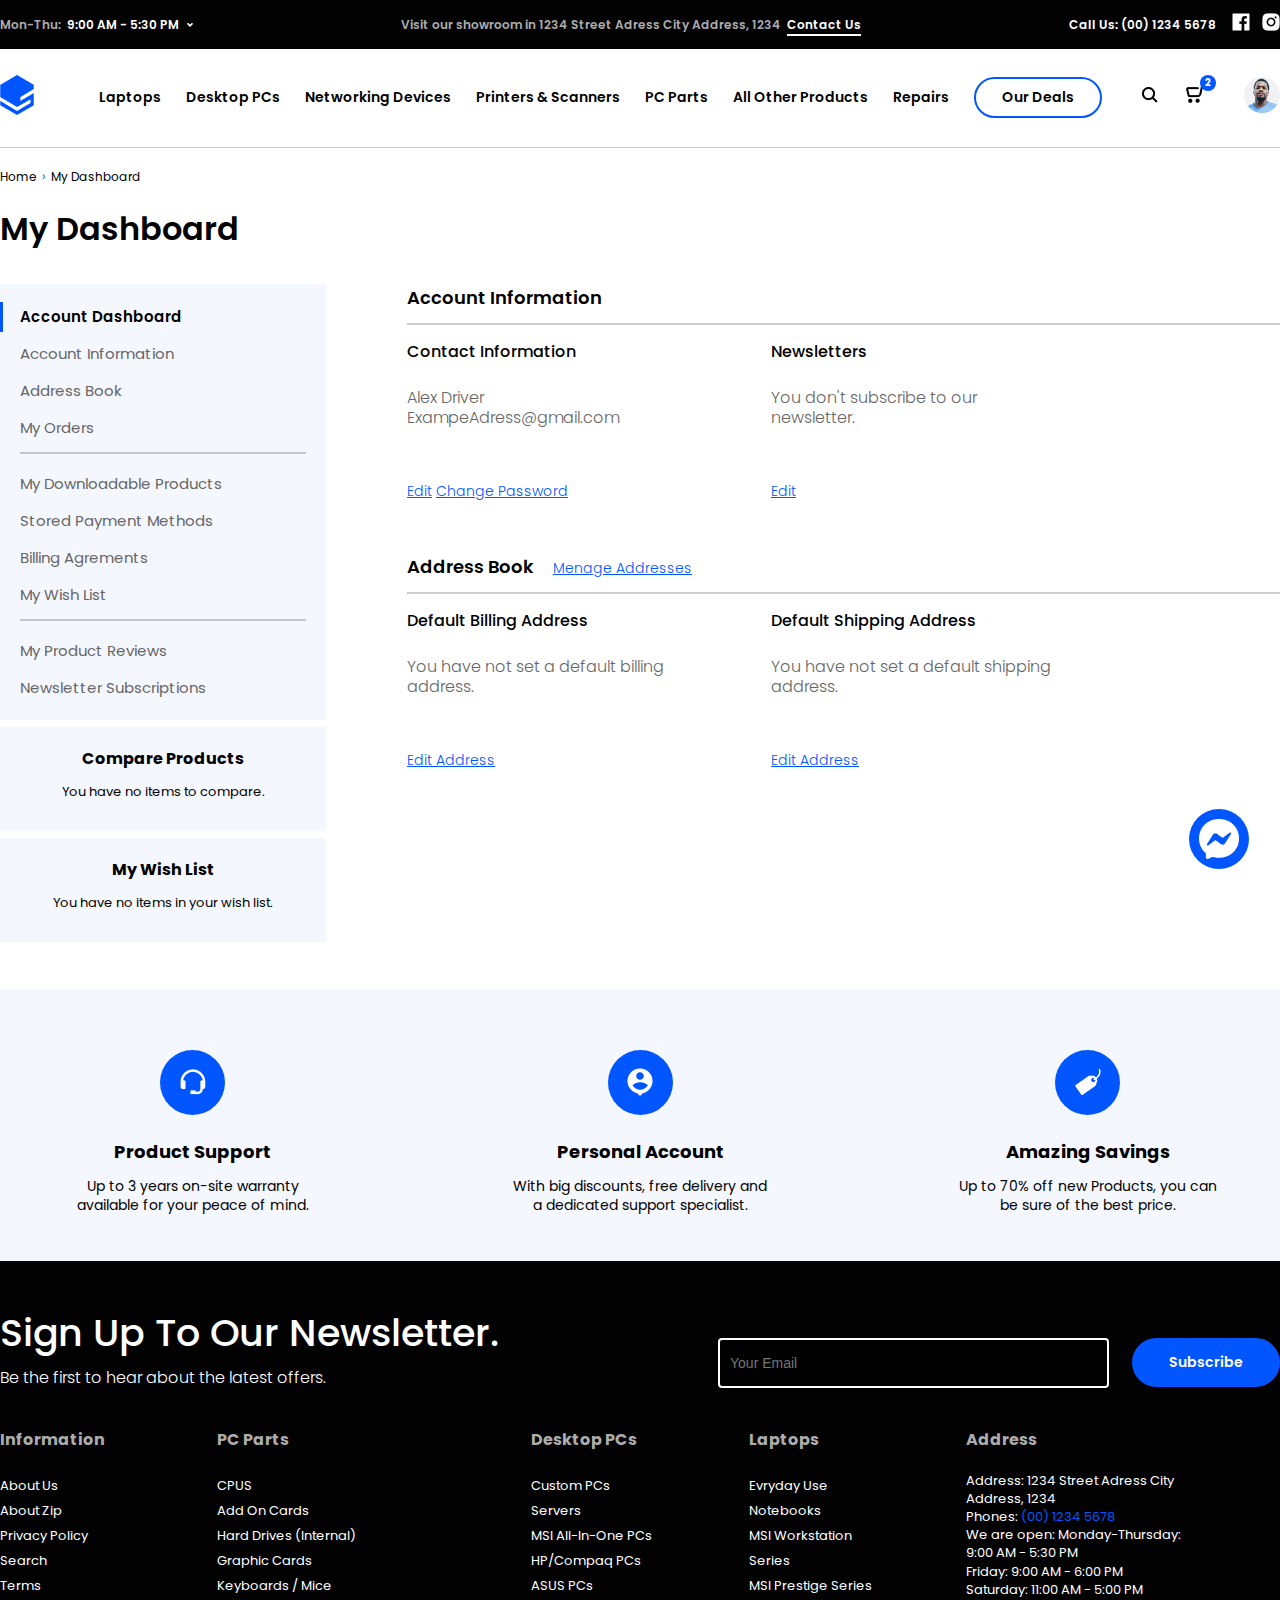
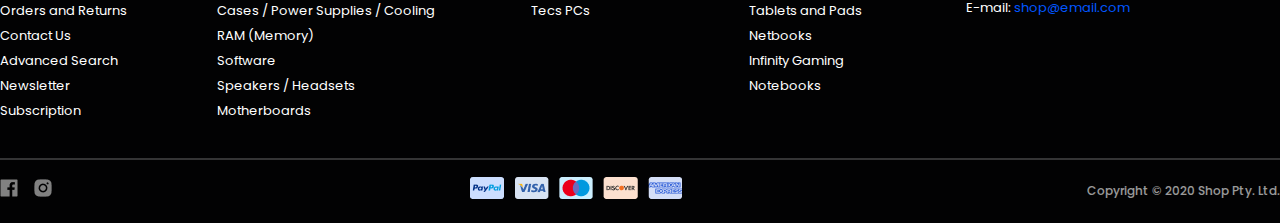
<file: user-account.html>
<!DOCTYPE html>
<html lang="en">

<head>
  <meta charset="UTF-8">
  <meta http-equiv="X-UA-Compatible" content="IE=edge">
  <meta name="viewport" content="width=device-width, initial-scale=1.0">
  <link rel="preconnect" href="https://fonts.googleapis.com">
  <link rel="preconnect" href="https://fonts.gstatic.com" crossorigin>
  <link href="https://fonts.googleapis.com/css2?family=Poppins:wght@300;400;500;600;700;800&display=swap"
    rel="stylesheet">

  <link rel="stylesheet" href="style.css">
  <link rel="stylesheet" href="user-account.css">
  <title>Tech Online Store Design</title>
</head>

<body>

  <header class="width-100">
    <div class="black-bg">
      <div class="container">
        <div class="top-header flex-btwn">
          <div class="left-top-header flex">
            <p><span class="gray-color">Mon-Thu:&nbsp;</span> 9:00 AM - 5:30 PM</p>
            <img src="./images/open-icon.png" alt="">
          </div>
          <div class="hov-left-top-header box-shadow hidden">
            <div class="store-open-time flex gray">
              <div class="clock"><img src="./images/clock.png" alt=""></div>
              <div class="time">
                <p class="text-12-140">We are open:</p>
                <p class="text-13-19"><span class="gray-color">Mon-Thu:</span>&nbsp; 9:00 AM - 5:30 PM</p>
                <p class="text-13-14"><span class="gray-color">Fr:</span>&nbsp; 9:00 AM - 6:00 PM</p>
                <p class="text-13-14"><span class="gray-color">Sat:</span>&nbsp; 11:00 AM - 5:00 PM</p>
              </div>
            </div>
            <div class="hr opacity-0-2"></div>
            <div class="store-address flex gray">
              <div class="localisation"><img src="./images/localisation.png" alt=""></div>
              <div class="address">
                <p class="text-13-18">Address: 1234 Street Adress,<br>City Address, 1234</p>
              </div>
            </div>
            <div class="hr opacity-0-2"></div>
            <div class="store-call gray">
              <div class="call text-13-18">
                <p>Phones:&nbsp;<span class="blue-color">(00) 1234 5678</span></p>
                <p>E-mail:&nbsp;<a href="mailto:aaa@example.com" class="blue-color">shop@email.com</a>shop@email.com</a></p>
              </div>
            </div>
          </div>
          <div class="center-top-header">
            <p><span class="gray-color">Visit our showroom in 1234 Street Adress City Address, 1234 &nbsp;</span><a
                href="./contact-us.html" class="white-underline">Contact Us</a></p>
          </div>
          <div class="right-top-header flex">
            <p class="white-color">Call Us: (00) 1234 5678 </p>
            <a href="" class="scal-1-2"><img src="./images/fb.png" alt="" class="w-fb"></a>
            <a href="" class="scal-1-2"><img src="./images/ig.png" alt=""></a>
          </div>
        </div>
      </div>
    </div>
  
    <div class="header-nav container flex">
      <div class="logo">
        <a href="./index.html"><img src="./images/logo.png" alt=""></a>
      </div>
  
      <nav class="flex-btwn">
        <ul class="menu flex">
          <li class="list-item"><a href="./catalog.html">Laptops</a>
            <div class="st-sub-menu box-shadow hidden">
              <ul>
                <li class="hov-st-sub-menu"><a href="" class="flex-btwn">Everyday Use Notebooks<img
                      src="./images/open-sub.png" alt=""></a>
                  <div class="nd-sub-menu box-shadow hidden">
                    <ul>
                      <li class="hov-nd-sub-menu"><a href="" href="" class="flex-btwn">MSI Workstation Series<img
                            src="./images/open-sub.png" alt=""></a>
                        <div class="rd-sub-menu box-shadow hidden">
                          <ul>
                            <li><a href="">MSI WS Series <span>(12)</span></a></li>
                            <li><a href="">MSI WT Series <span>(31)</span></a></li>
                            <li><a href="">MSI WE Series <span>(7)</span></a></li>
                          </ul>
                        </div>
                      </li>
                      <li><a href="">MSI Prestige Series</a></li>
                    </ul>
                  </div>
                </li>
                <li class="hov-st-sub-menu"><a href="" href="" class="flex-btwn">MSI Workstation Series<img
                      src="./images/open-sub.png" alt=""></a>
                  <div class="nd-sub-menu box-shadow hidden">
                    <ul>
                      <li><a href="">MSI Workstation Series</a></li>
                      <li class="hov-nd-sub-menu"><a href="" href="" class="flex-btwn">MSI Prestige Series<img
                            src="./images/open-sub.png" alt=""></a>
                        <div class="rd-sub-menu box-shadow hidden">
                          <ul>
                            <li><a href="">MSI WS Series <span>(12)</span></a></li>
                            <li><a href="">MSI WT Series <span>(31)</span></a></li>
                            <li><a href="">MSI WE Series <span>(7)</span></a></li>
                          </ul>
                        </div>
                      </li>
                      <li><a href="">MSI Workstation Series</a></li>
                    </ul>
                  </div>
                </li>
                <li><a href="">MSI Prestige Series
                  </a></li>
                <li><a href="">Gaming Notebooks</a></li>
                <li><a href="">Tablets And Pads</a></li>
                <li><a href="">Netbooks</a></li>
                <li><a href="">Infinity Gaming Notebooks</a></li>
              </ul>
            </div>
          </li>
          <li class="list-item"><a href="./catalog.html"">Desktop PCs</a>
            <div class="st-sub-menu box-shadow hidden">
              <ul>
                <li><a href="">Everyday Use Notebooks</a></li>
                <li><a href="">MSI Workstation Series</a></li>
                <li class="hov-st-sub-menu"><a href="" href="" class="flex-btwn">MSI Prestige Series<img
                      src="./images/open-sub.png" alt=""></a>
                  <div class="nd-sub-menu box-shadow hidden">
                    <ul>
                      <li class="hov-nd-sub-menu"><a href="" href="" class="flex-btwn">MSI Workstation Series<img
                            src="./images/open-sub.png" alt=""></a>
                        <div class="rd-sub-menu box-shadow hidden">
                          <ul>
                            <li><a href="">MSI WS Series <span>(12)</span></a></li>
                            <li><a href="">MSI WT Series <span>(31)</span></a></li>
                            <li><a href="">MSI WE Series <span>(7)</span></a></li>
                          </ul>
                        </div>
                      </li>
                      <li><a href="">MSI Prestige Series</a></li>
                      <li class="hov-nd-sub-menu"><a href="" href="" class="flex-btwn">MSI Workstation Series<img
                            src="./images/open-sub.png" alt=""></a>
                        <div class="rd-sub-menu box-shadow hidden">
                          <ul>
                            <li><a href="">MSI WS Series <span>(12)</span></a></li>
                            <li><a href="">MSI WT Series <span>(31)</span></a></li>
                            <li><a href="">MSI WE Series <span>(7)</span></a></li>
                          </ul>
                        </div>
                      </li>
                    </ul>
                  </div>
                </li>
                <li class="hov-st-sub-menu"><a href="" href="" class="flex-btwn">Gaming Notebooks<img
                      src="./images/open-sub.png" alt=""></a>
                  <div class="nd-sub-menu box-shadow hidden">
                    <ul>
                      <li class="hov-nd-sub-menu"><a href="" href="" class="flex-btwn">MSI Workstation Series<img
                            src="./images/open-sub.png" alt=""></a>
                        <div class="rd-sub-menu box-shadow hidden">
                          <ul>
                            <li><a href="">MSI WS Series <span>(12)</span></a></li>
                            <li><a href="">MSI WT Series <span>(31)</span></a></li>
                            <li><a href="">MSI WE Series <span>(7)</span></a></li>
                          </ul>
                        </div>
                      </li>
                      <li><a href="">MSI Prestige Series</a></li>
                    </ul>
                  </div>
                </li>
                <li><a href="">Tablets And Pads</a></li>
                <li><a href="">Netbooks</a></li>
                <li class="hov-st-sub-menu"><a href="" href="" class="flex-btwn">Infinity Gaming Notebooks<img
                      src="./images/open-sub.png" alt=""></a>
                  <div class="nd-sub-menu box-shadow hidden">
                    <ul>
                      <li><a href="">MSI Workstation Series</a></li>
                      <li class="hov-nd-sub-menu"><a href="" href="" class="flex-btwn">MSI Prestige Series<img
                            src="./images/open-sub.png" alt=""></a>
                        <div class="rd-sub-menu box-shadow hidden">
                          <ul>
                            <li><a href="">MSI WS Series <span>(12)</span></a></li>
                            <li><a href="">MSI WT Series <span>(31)</span></a></li>
                            <li><a href="">MSI WE Series <span>(7)</span></a></li>
                          </ul>
                        </div>
                      </li>
                      <li><a href="">MSI Workstation Series</a></li>
                    </ul>
                  </div>
                </li>
              </ul>
            </div>
          </li>
          <li class="list-item"><a href="./catalog.html"">Networking Devices</a>
            <div class="st-sub-menu box-shadow hidden">
              <ul>
                <li><a href="">Everyday Use Notebooks</a></li>
                <li><a href="">MSI Workstation Series</a></li>
                <li><a href="">MSI Prestige Series</a></li>
                <li><a href="">Gaming Notebooks</a></li>
                <li class="hov-st-sub-menu"><a href="" href="" class="flex-btwn">Tablets And Pads<img
                      src="./images/open-sub.png" alt="">
                    <div class="nd-sub-menu box-shadow hidden">
                      <ul>
                        <li><a href="">MSI Workstation Series</a></li>
                        <li class="hov-nd-sub-menu"><a href="" href="" class="flex-btwn">MSI Prestige Series<img
                              src="./images/open-sub.png" alt=""></a>
                          <div class="rd-sub-menu box-shadow hidden">
                            <ul>
                              <li><a href="">MSI WS Series <span>(12)</span></a></li>
                              <li><a href="">MSI WT Series <span>(31)</span></a></li>
                              <li><a href="">MSI WE Series <span>(7)</span></a></li>
                            </ul>
                          </div>
                        </li>
                        <li><a href="">MSI Workstation Series</a></li>
                      </ul>
                    </div>
                  </a>
                </li>
                <li class="hov-st-sub-menu"><a href="" href="" class="flex-btwn">Netbooks<img
                      src="./images/open-sub.png" alt=""></a>
                  <div class="nd-sub-menu box-shadow hidden">
                    <ul>
                      <li class="hov-nd-sub-menu"><a href="" href="" class="flex-btwn">MSI Workstation Series<img
                            src="./images/open-sub.png" alt=""></a>
                        <div class="rd-sub-menu box-shadow hidden">
                          <ul>
                            <li><a href="">MSI WS Series <span>(12)</span></a></li>
                            <li><a href="">MSI WT Series <span>(31)</span></a></li>
                            <li><a href="">MSI WE Series <span>(7)</span></a></li>
                          </ul>
                        </div>
                      </li>
                      <li><a href="">MSI Prestige Series</a></li>
                      <li class="hov-nd-sub-menu"><a href="" href="" class="flex-btwn">MSI Workstation Series<img
                            src="./images/open-sub.png" alt=""></a>
                        <div class="rd-sub-menu box-shadow hidden">
                          <ul>
                            <li><a href="">MSI WS Series <span>(12)</span></a></li>
                            <li><a href="">MSI WT Series <span>(31)</span></a></li>
                            <li><a href="">MSI WE Series <span>(7)</span></a></li>
                          </ul>
                        </div>
                      </li>
                    </ul>
                  </div>
                </li>
                <li><a href="">Infinity Gaming Notebooks</a></li>
              </ul>
            </div>
          </li>
          <li class="list-item"><a href="./catalog.html"">Printers & Scanners</a>
            <div class="st-sub-menu box-shadow hidden">
              <ul>
                <li><a href="">Everyday Use Notebooks</a></li>
                <li class="hov-st-sub-menu"><a href="" href="" class="flex-btwn">MSI Workstation Series<img
                      src="./images/open-sub.png" alt=""></a>
                  <div class="nd-sub-menu box-shadow hidden">
                    <ul>
                      <li class="hov-nd-sub-menu"><a href="" href="" class="flex-btwn">MSI Workstation Series<img
                            src="./images/open-sub.png" alt=""></a>
                        <div class="rd-sub-menu box-shadow hidden">
                          <ul>
                            <li><a href="">MSI WS Series <span>(12)</span></a></li>
                            <li><a href="">MSI WT Series <span>(31)</span></a></li>
                            <li><a href="">MSI WE Series <span>(7)</span></a></li>
                          </ul>
                        </div>
                      </li>
                      <li><a href="">MSI Prestige Series</a></li>
                      <li class="hov-nd-sub-menu"><a href="" href="" class="flex-btwn">MSI Workstation Series<img
                            src="./images/open-sub.png" alt=""></a>
                        <div class="rd-sub-menu box-shadow hidden">
                          <ul>
                            <li><a href="">MSI WS Series <span>(12)</span></a></li>
                            <li><a href="">MSI WT Series <span>(31)</span></a></li>
                            <li><a href="">MSI WE Series <span>(7)</span></a></li>
                          </ul>
                        </div>
                      </li>
                      <li><a href="">MSI Prestige Series</a></li>
                      <li class="hov-nd-sub-menu"><a href="" href="" class="flex-btwn">MSI Workstation Series<img
                            src="./images/open-sub.png" alt=""></a>
                        <div class="rd-sub-menu box-shadow hidden">
                          <ul>
                            <li><a href="">MSI WS Series <span>(12)</span></a></li>
                            <li><a href="">MSI WT Series <span>(31)</span></a></li>
                            <li><a href="">MSI WE Series <span>(7)</span></a></li>
                          </ul>
                        </div>
                      </li>
                    </ul>
                  </div>
                </li>
                <li><a href="">MSI Prestige Series</a></li>
                <li class="hov-st-sub-menu"><a href="" href="" class="flex-btwn">Gaming Notebooks<img
                      src="./images/open-sub.png" alt=""></a>
                  <div class="nd-sub-menu box-shadow hidden">
                    <ul>
                      <li><a href="">MSI Workstation Series</a></li>
                      <li class="hov-nd-sub-menu"><a href="" href="" class="flex-btwn">MSI Prestige Series<img
                            src="./images/open-sub.png" alt=""></a>
                        <div class="rd-sub-menu box-shadow hidden">
                          <ul>
                            <li><a href="">MSI WS Series <span>(12)</span></a></li>
                            <li><a href="">MSI WT Series <span>(31)</span></a></li>
                            <li><a href="">MSI WE Series <span>(7)</span></a></li>
                          </ul>
                        </div>
                      </li>
                      <li><a href="">MSI Workstation Series</a></li>
                    </ul>
                  </div>
                </li>
                <li><a href="">Tablets And Pads</a></li>
                <li><a href="" href="" class="flex-btwn">Netbooks<img src="./images/open-sub.png" alt=""></a></li>
                <li class="hov-st-sub-menu"><a href="" href="" class="flex-btwn">Infinity Gaming Notebooks<img
                      src="./images/open-sub.png" alt=""></a>
                  <div class="nd-sub-menu box-shadow hidden">
                    <ul>
                      <li class="hov-nd-sub-menu"><a href="" href="" class="flex-btwn">MSI Workstation Series<img
                            src="./images/open-sub.png" alt=""></a>
                        <div class="rd-sub-menu box-shadow hidden">
                          <ul>
                            <li><a href="">MSI WS Series <span>(12)</span></a></li>
                            <li><a href="">MSI WT Series <span>(31)</span></a></li>
                            <li><a href="">MSI WE Series <span>(7)</span></a></li>
                          </ul>
                        </div>
                      </li>
                      <li><a href="">MSI Prestige Series</a></li>
                    </ul>
                  </div>
                </li>
              </ul>
            </div>
          </li>
          <li class="list-item"><a href="./catalog.html"">PC Parts</a>
            <div class="st-sub-menu box-shadow hidden">
              <ul>
                <li class="hov-st-sub-menu"><a href="" href="" class="flex-btwn">Everyday Use Notebooks<img
                      src="./images/open-sub.png" alt=""></a>
                  <div class="nd-sub-menu box-shadow hidden">
                    <ul>
                      <li class="hov-nd-sub-menu"><a href="" href="" class="flex-btwn">MSI Workstation Series<img
                            src="./images/open-sub.png" alt=""></a>
                        <div class="rd-sub-menu box-shadow hidden">
                          <ul>
                            <li><a href="">MSI WS Series <span>(12)</span></a></li>
                            <li><a href="">MSI WT Series <span>(31)</span></a></li>
                            <li><a href="">MSI WE Series <span>(7)</span></a></li>
                          </ul>
                        </div>
                      </li>
                      <li><a href="">MSI Prestige Series</a></li>
                      <li class="hov-nd-sub-menu"><a href="" href="" class="flex-btwn">MSI Workstation Series<img
                            src="./images/open-sub.png" alt=""></a>
                        <div class="rd-sub-menu box-shadow hidden">
                          <ul>
                            <li><a href="">MSI WS Series <span>(12)</span></a></li>
                            <li><a href="">MSI WT Series <span>(31)</span></a></li>
                            <li><a href="">MSI WE Series <span>(7)</span></a></li>
                          </ul>
                        </div>
                      </li>
                    </ul>
                  </div>
                </li>
                <li class="hov-st-sub-menu"><a href="" href="" class="flex-btwn">MSI Workstation Series<img
                      src="./images/open-sub.png" alt=""></a>
                  <div class="nd-sub-menu box-shadow hidden">
                    <ul>
                      <li class="hov-nd-sub-menu"><a href="" href="" class="flex-btwn">MSI Workstation Series<img
                            src="./images/open-sub.png" alt=""></a>
                        <div class="rd-sub-menu box-shadow hidden">
                          <ul>
                            <li><a href="">MSI WS Series <span>(12)</span></a></li>
                            <li><a href="">MSI WT Series <span>(31)</span></a></li>
                            <li><a href="">MSI WE Series <span>(7)</span></a></li>
                          </ul>
                        </div>
                      </li>
                      <li><a href="">MSI Prestige Series</a></li>
                      <li class="hov-nd-sub-menu"><a href="" href="" class="flex-btwn">MSI Workstation Series<img
                            src="./images/open-sub.png" alt=""></a>
                        <div class="rd-sub-menu box-shadow hidden">
                          <ul>
                            <li><a href="">MSI WS Series <span>(12)</span></a></li>
                            <li><a href="">MSI WT Series <span>(31)</span></a></li>
                            <li><a href="">MSI WE Series <span>(7)</span></a></li>
                          </ul>
                        </div>
                      </li>
                      <li><a href="">MSI Prestige Series</a></li>
                      <li class="hov-nd-sub-menu"><a href="" href="" class="flex-btwn">MSI Workstation Series<img
                            src="./images/open-sub.png" alt=""></a>
                        <div class="rd-sub-menu box-shadow hidden">
                          <ul>
                            <li><a href="">MSI WS Series <span>(12)</span></a></li>
                            <li><a href="">MSI WT Series <span>(31)</span></a></li>
                            <li><a href="">MSI WE Series <span>(7)</span></a></li>
                          </ul>
                        </div>
                      </li>
                    </ul>
                  </div>
                </li>
                <li><a href="">MSI Prestige Series
                  </a></li>
                <li><a href="">Gaming Notebooks</a></li>
                <li><a href="">Tablets And Pads</a></li>
                <li><a href="">Netbooks</a></li>
                <li><a href="">Infinity Gaming Notebooks</a></li>
              </ul>
            </div>
          </li>
          <li class="list-item"><a href="./catalog.html"">All Other Products</a>
            <div class="st-sub-menu box-shadow hidden">
              <ul>
                <li><a href="">Everyday Use Notebooks</a></li>
                <li><a href="">MSI Workstation Series</a></li>
                <li class="hov-st-sub-menu"><a href="" href="" class="flex-btwn">MSI Prestige Series<img
                      src="./images/open-sub.png" alt=""></a>
                  <div class="nd-sub-menu box-shadow hidden">
                    <ul>
                      <li class="hov-nd-sub-menu"><a href="" href="" class="flex-btwn">MSI Workstation Series<img
                            src="./images/open-sub.png" alt=""></a>
                        <div class="rd-sub-menu box-shadow hidden">
                          <ul>
                            <li><a href="">MSI WS Series <span>(12)</span></a></li>
                            <li><a href="">MSI WT Series <span>(31)</span></a></li>
                            <li><a href="">MSI WE Series <span>(7)</span></a></li>
                          </ul>
                        </div>
                      </li>
                      <li><a href="">MSI Prestige Series</a></li>
                    </ul>
                  </div>
                </li>
                <li class="hov-st-sub-menu"><a href="" href="" class="flex-btwn">Gaming Notebooks<img
                      src="./images/open-sub.png" alt=""></a>
                  <div class="nd-sub-menu box-shadow hidden">
                    <ul>
                      <li><a href="">MSI Workstation Series</a></li>
                      <li class="hov-nd-sub-menu"><a href="" href="" class="flex-btwn">MSI Prestige Series<img
                            src="./images/open-sub.png" alt=""></a>
                        <div class="rd-sub-menu box-shadow hidden">
                          <ul>
                            <li><a href="">MSI WS Series <span>(12)</span></a></li>
                            <li><a href="">MSI WT Series <span>(31)</span></a></li>
                            <li><a href="">MSI WE Series <span>(7)</span></a></li>
                          </ul>
                        </div>
                      </li>
                      <li><a href="">MSI Workstation Series</a></li>
                    </ul>
                  </div>
                </li>
                <li><a href="">Tablets And Pads</a></li>
                <li><a href="">Netbooks</a></li>
                <li class="hov-st-sub-menu"><a href="" href="" class="flex-btwn">Infinity Gaming Notebooks<img
                      src="./images/open-sub.png" alt=""></a>
                  <div class="nd-sub-menu box-shadow hidden">
                    <ul>
                      <li class="hov-nd-sub-menu"><a href="" href="" class="flex-btwn">MSI Workstation Series<img
                            src="./images/open-sub.png" alt=""></a>
                        <div class="rd-sub-menu box-shadow hidden">
                          <ul>
                            <li><a href="">MSI WS Series <span>(12)</span></a></li>
                            <li><a href="">MSI WT Series <span>(31)</span></a></li>
                            <li><a href="">MSI WE Series <span>(7)</span></a></li>
                          </ul>
                        </div>
                      </li>
                      <li><a href="">MSI Prestige Series</a></li>
                      <li class="hov-nd-sub-menu"><a href="" href="" class="flex-btwn">MSI Workstation Series<img
                            src="./images/open-sub.png" alt=""></a>
                        <div class="rd-sub-menu box-shadow hidden">
                          <ul>
                            <li><a href="">MSI WS Series <span>(12)</span></a></li>
                            <li><a href="">MSI WT Series <span>(31)</span></a></li>
                            <li><a href="">MSI WE Series <span>(7)</span></a></li>
                          </ul>
                        </div>
                      </li>
                    </ul>
                  </div>
                </li>
              </ul>
            </div>
          </li>
          <li class="list-item"><a href="./catalog.html"">Repairs</a>
            <div class="st-sub-menu box-shadow hidden">
              <ul>
                <li><a href="">Everyday Use Notebooks</a></li>
                <li><a href="">MSI Workstation Series</a></li>
                <li><a href="">MSI Prestige Series</a></li>
                <li><a href="">Gaming Notebooks</a></li>
                <li class="hov-st-sub-menu"><a href="" href="" class="flex-btwn">Tablets And Pads<img
                      src="./images/open-sub.png" alt=""></a>
                  <div class="nd-sub-menu box-shadow hidden">
                    <ul>
                      <li><a href="">MSI Workstation Series</a></li>
                      <li class="hov-nd-sub-menu"><a href="" href="" class="flex-btwn">MSI Prestige Series<img
                            src="./images/open-sub.png" alt=""></a>
                        <div class="rd-sub-menu box-shadow hidden">
                          <ul>
                            <li><a href="">MSI WS Series <span>(12)</span></a></li>
                            <li><a href="">MSI WT Series <span>(31)</span></a></li>
                            <li><a href="">MSI WE Series <span>(7)</span></a></li>
                          </ul>
                        </div>
                      </li>
                      <li><a href="">MSI Workstation Series</a></li>
                    </ul>
                  </div>
                </li>
                <li class="hov-st-sub-menu"><a href="" href="" class="flex-btwn">Netbooks<img
                      src="./images/open-sub.png" alt=""></a>
                  <div class="nd-sub-menu box-shadow hidden">
                    <ul>
                      <li class="hov-nd-sub-menu"><a href="" href="" class="flex-btwn">MSI Workstation Series<img
                            src="./images/open-sub.png" alt=""></a>
                        <div class="rd-sub-menu box-shadow hidden">
                          <ul>
                            <li><a href="">MSI WS Series <span>(12)</span></a></li>
                            <li><a href="">MSI WT Series <span>(31)</span></a></li>
                            <li><a href="">MSI WE Series <span>(7)</span></a></li>
                          </ul>
                        </div>
                      </li>
                      <li><a href="">MSI Prestige Series</a></li>
                    </ul>
                  </div>
                </li>
                <li><a href="">Infinity Gaming Notebooks</a></li>
              </ul>
            </div>
          </li>
          <li class="list-item cta btn btn-8  text-14-21"><a href="./catalog.html"">Our Deals</a></li>
        </ul>
  
        <div class="my-nav flex">
          <a href="" class="scal-1-3"><img src="./images/search-icon.png" alt=""></a>
          <div class="basket"><a href="./cart.html"><img src="./images/basket-icon.png" alt=""></a>
  
            <div class="basket-oval"><a href=""><span class="white-color">2</span></a></div>
  
            <div class="hov-my-card box-shadow hidden">
              <div class="top-hov-my-card">
                <p class="text-18-140">My Cart</p>
                <p class="text-12-140 gray-color">2 item in cart</p>
                <a href="./cart.html" class="blue-color btn btn-8 flex text-14-21 scal-1-2">View or Edit Your Cart</a>
              </div>
              <div class="hr opacity-0-2"></div>
              <div class="items-hov-my-card flex-btwn">
                <p>1&nbsp;x</p>
                <img src="./images/my-card-item.png" alt="">
                <div class="flex-start">
                  <p class="text-13-19-normal">EX DISPLAY : MSI Pro 16 Flex-036AU 15.6 MULTITOUCH All-In-On...</p>
                  <div class="edit-command">
                    <img src="./images/cancel.png" alt="" class="scal-1-3">
                    <img src="./images/edit.png" alt="" class="scal-1-3">
                  </div>
                </div>
              </div>
              <div class="hr opacity-0-2"></div>
              <div class="items-hov-my-card flex-btwn">
                <p>1&nbsp;x</p>
                <img src="./images/my-card-item.png" alt="">
                <div class="flex-start">
                  <p class="text-13-19-normal">EX DISPLAY : MSI Pro 16 Flex-036AU 15.6 MULTITOUCH All-In-On...</p>
                  <div class="edit-command">
                    <img src="./images/cancel.png" alt="" class="scal-1-3">
                    <img src="./images/edit.png" alt="" class="scal-1-3">
                  </div>
                </div>
              </div>
              <div class="hr opacity-0-2"></div>
              <div class="bottom-hov-my-card">
                <p class="text-14-140"><span class="gray-color ">Subtotal:</span>&nbsp;$499.00</p>
                <a href="./checkout.html" class="blue-btn btn btn-8 white-color flex scal-1-2 text-14-21">Go to Checkout</a>
                <a href="./checkout.html" class="yellow-btn btn btn-8 text-14-21 flex scal-1-2">Check out with&nbsp;&nbsp;&nbsp;<img
                    src="./images/paypal-btn.png" alt="" class="paypal"></a>
              </div>
            </div>
          </div>
          <div class="my-account">
            <a href="./user-account.html" class="id-photo"><img src="./images/id-photo.png" alt="">
              <div class="hov-my-account hidden">
                <ul>
                  <li class="gray"><a href="./user-account.html">My Account</a></li>
                  <li class="gray"><a href="">My Wish List (0)</a></li>
                  <li class="gray"><a href="">Compare (0)</a></li>
                  <li class="gray"><a href="./register.html">Create an Account</a></li>
                  <li class="gray"><a href="./register.html">Sign In</a></li>
                </ul>
              </div>
            </a>
          </div>
        </div>
      </nav>
    </div>
    <div class="fb-messenger scal-1-2"><a href="contact-us.html">
        <div class="oval-fb-messenger"><img src="./images/fb-messenger-icon.png" alt="" class="fb-messenger-icon"></div>
      </a>
    </div>
  </header>

  <main>
    <section class="my-dashboard container menu-padding">
      <p class="text-12-140"><a href="./index.html">Home</a>&nbsp;&nbsp;<span class="blue-color">›</span>&nbsp;&nbsp;My Dashboard</p>
      <h2 class="text-32-48">My Dashboard</h2>
    </section>

    <div class="container flex-start my-dashboard-main">
      <aside class="dash-aside-menu">
        <div class="my-dashboard-menu f5-bg">
          <ul>
            <li><a href="" class="text-15-22 acc-befor">Account Dashboard</a></li>
            <li class="aside-list-margin"><a href="" class="text-15-22-normal gray-66-color my-dashboard-menu-li">Account Information</a></li>
            <li class="aside-list-margin"><a href="" class="text-15-22-normal gray-66-color my-dashboard-menu-li">Address Book</a></li>
            <li class="aside-list-margin"><a href="" class="text-15-22-normal gray-66-color my-dashboard-menu-li">My Orders</a></li>
            <div class="hr hr-3 opacity-0-2"></div>
            <li class="aside-list-margin"><a href="" class="text-15-22-normal gray-66-color my-dashboard-menu-li">My Downloadable Products</a></li>
            <li class="aside-list-margin"><a href="" class="text-15-22-normal gray-66-color my-dashboard-menu-li">Stored Payment Methods</a></li>
            <li class="aside-list-margin"><a href="" class="text-15-22-normal gray-66-color my-dashboard-menu-li">Billing Agrements</a></li>
            <li class="aside-list-margin"><a href="" class="text-15-22-normal gray-66-color my-dashboard-menu-li">My Wish List</a></li>
            <div class="hr hr-3 opacity-0-2"></div>
            <li class="aside-list-margin"><a href="" class="text-15-22-normal gray-66-color my-dashboard-menu-li">My Product Reviews</a></li>
            <li class="aside-list-margin"><a href="" class="text-15-22-normal gray-66-color my-dashboard-menu-li">Newsletter Subscriptions</a></li>
          </ul>
        </div>
        <div class="compare-products f5-bg">
          <h5 class="text-16-24">Compare Products</h5>
          <p class="text-13-17-normal">You have no items to compare.</p>
        </div>
        <div class="my-wish-list f5-bg">
          <h5 class="text-16-24">My Wish List</h5>
          <p class="text-13-17-normal">You have no items in your wish list.</p>
        </div>
      </aside>

      <section class="account-info">
        <P class="text-18-27-bold">Account Information</P>
        <div class="hr hr-3 opacity-0-2"></div>
        <div class="flex-start">
          <div>
            <p class="text-16-20-500 w-346">Contact Information</p>
            <p class="text-16-20-300 pad-53 gray-66-color">Alex Driver<br>
              ExampeAdress@gmail.com</p>
            <a href="" class="text-14-20 blue-color"><u>Edit</u></a>
            <a href="" class="text-14-20 blue-color"><u>Change Password</u></a>
          </div>
          <div>
            <p class="text-16-20-500">Newsletters</p>
            <p class="text-16-20-300 pad-53 gray-66-color">You don't subscribe to our<br>newsletter.</p>
            <a href="" class="text-14-20 blue-color"><u>Edit</u></a>
          </div>
        </div>
        <br><br>
        <P class="text-18-27-bold">Address Book&nbsp;&nbsp;&nbsp;&nbsp;&nbsp;<a href=""
            class="text-14-20 blue-color"><u>Menage Addresses</u></a> </P>
        <div class="hr hr-3 opacity-0-2"></div>
        <div class="flex-start">
          <div>
            <p class="text-16-20-500 w-346">Default Billing Address</p>
            <p class="text-16-20-300 pad-53 gray-66-color">You have not set a default billing<br>address.</p>
            <a href="" class="text-14-20 blue-color"><u>Edit Address</u></a>
          </div>
          <div>
            <p class="text-16-20-500">Default Shipping Address</p>
            <p class="text-16-20-300 pad-53 gray-66-color">You have not set a default shipping<br>address.</p>
            <a href="" class="text-14-20 blue-color"><u>Edit Address</u></a>
          </div>
        </div>
      </section>
    </div>

    <section class="shared-main f5-bg">
      <div class="cards-shared-main flex-btwn small-container">
        <div class="card-shared-main">
          <div class="product-support col-flex">
            <div class="oval-product-support oval-shared-main">
              <img src="./images/product-support.png" alt="" class="product-support-icon shared-main-icons">
            </div>
            <p class="text-18-24">Product Support</p>
            <p class="text-14-140-normal">Up to 3 years on-site warranty available for your peace of mind.</p>
          </div>
        </div>
        <div class="card-shared-main ">
          <div class="personal-account col-flex">
            <div class="oval-personal-account oval-shared-main">
              <img src="./images/personal-account.png" alt="" class="personal-account-icon shared-main-icons">
            </div>
            <p class="text-18-24">Personal Account</p>
            <p class="text-14-140-normal">With big discounts, free delivery and a dedicated support specialist.</p>
          </div>
        </div>
        <div class="card-shared-main">
          <div class="amazing-savings col-flex">
            <div class="oval-amazing-savings oval-shared-main">
              <img src="./images/amazing-savings.png" alt="" class="amazing-savings-icon shared-main-icons">
            </div>
            <p class="text-18-24">Amazing Savings</p>
            <p class="text-14-140-normal">Up to 70% off new Products, you can be sure of the best price.</p>
          </div>
        </div>
      </div>
    </section>
  </main>

  <footer class="black-bg">
    <div class="container">
      <div class="top-footer flex-btwn">
        <div class="left-top-footer">
          <p>Sign Up To Our Newsletter.</p>
          <p>Be the first to hear about the latest offers.</p>
        </div>
        <div class="right-top-footer flex">
          <input type="email" placeholder="Your Email" class="white-color text-14-20">
          <a href="index.html" class="btn btn-15 blue-btn text-14-21">Subscribe</a>
        </div>
      </div>
      <div class="center-footer flex-btwn">
        <ul>
          <li class="list-tite gray-color text-14-14">Information</li>
          <li><a href="./about-us.html" class="text-13-18">About Us</a></li>
          <li><a href="" class="text-13-18">About Zip</a></li>
          <li><a href="./faq.html" class="text-13-18">Privacy Policy</a></li>
          <li><a href="./index.html" class="text-13-18">Search</a></li>
          <li><a href="./faq.html" class="text-13-18">Terms</a></li>
          <li><a href="./faq.html" class="text-13-18">Orders and Returns</a></li>
          <li><a href="./contact-us.html" class="text-13-18">Contact Us</a></li>
          <li><a href="./index.html" class="text-13-18">Advanced Search</a></li>
          <li><a href="./index.html" class="text-13-18">Newsletter Subscription</a></li>
        </ul>
        <ul>
          <li class="list-tite gray-color text-14-14">PC Parts</li>
          <li><a href="./catalog.html" class="text-13-18">CPUS</a></li>
          <li><a href="./catalog.html" class="text-13-18">Add On Cards</a></li>
          <li><a href="./catalog.html" class="text-13-18">Hard Drives (Internal)</a></li>
          <li><a href="./catalog.html" class="text-13-18">Graphic Cards</a></li>
          <li><a href="./catalog.html" class="text-13-18">Keyboards / Mice</a></li>
          <li><a href="./catalog.html" class="text-13-18">Cases / Power Supplies / Cooling</a></li>
          <li><a href="./catalog.html" class="text-13-18">RAM (Memory)</a></li>
          <li><a href="" class="text-13-18">Software</a></li>
          <li><a href="./catalog.html" class="text-13-18">Speakers / Headsets</a></li>
          <li><a href="./catalog.html" class="text-13-18">Motherboards</a></li>
        </ul>
        <ul>
          <li class="list-tite gray-color text-14-14">Desktop PCs</li>
          <li><a href="./catalog.html" class="text-13-18">Custom PCs</a></li>
          <li><a href="./catalog.html" class="text-13-18">Servers</a></li>
          <li><a href="./catalog.html" class="text-13-18">MSI All-In-One PCs</a></li>
          <li><a href="./catalog.html" class="text-13-18">HP/Compaq PCs</a></li>
          <li><a href="./catalog.html" class="text-13-18">ASUS PCs</a></li>
          <li><a href="./catalog.html" class="text-13-18">Tecs PCs</a></li>
        </ul>
        <ul>
          <li class="list-tite gray-color text-14-14">Laptops</li>
          <li><a href="./catalog.html" class="text-13-18">Evryday Use Notebooks</a></li>
          <li><a href="./catalog.html" class="text-13-18">MSI Workstation Series</a></li>
          <li><a href="./catalog.html" class="text-13-18">MSI Prestige Series</a></li>
          <li><a href="./catalog.html" class="text-13-18">Tablets and Pads</a></li>
          <li><a href="./catalog.html" class="text-13-18">Netbooks</a></li>
          <li><a href="./catalog.html" class="text-13-18">Infinity Gaming Notebooks</a></li>
        </ul>
        <ul>
          <li class="list-tite gray-color text-14-14">Address</li>
          <li class="text-13-18">Address: 1234 Street Adress City Address, 1234</li>
          <li class="text-13-18">Phones: <span class="blue-color">(00) 1234 5678</span></li>
          <li class="text-13-18">We are open: Monday-Thursday: 9:00 AM - 5:30 PM</li>
          <li class="text-13-18">Friday: 9:00 AM - 6:00 PM</li>
          <li class="text-13-18">Saturday: 11:00 AM - 5:00 PM</li>
          <li class="text-13-18">E-mail: <a href="mailto:aaa@example.com" class="blue-color">shop@email.com</a></li>
        </ul>
      </div>
      <div class="hr2 opacity-0-2"></div>
      <div class="bottom-footer flex-btwn">
        <div class="social-media-footer">
          <a href=""><img src="./images/fb.png" alt="" class="opacity-0-5 scal-1-2"></a>
          <a href=""><img src="./images/ig.png" alt="" class="opacity-0-5 scal-1-2"></a>
        </div>
        <div class="center-bottom-footer">
          <img src="./images/paypal.png" alt="">
          <img src="./images/visa.png" alt="">
          <img src="./images/maestro.png" alt="">
          <img src="./images/discover.png" alt="">
          <img src="./images/american-express.png" alt="">
        </div>
        <p>Copyright © 2020 Shop Pty. Ltd.</p>
      </div>
    </div>
  </footer>
</body>

</html>
</file>
<file: style.css>
/* table of contents

1- Global Styles

2- Typography

3- Components

4- Header

5- Main

6- Footer

*/




/* ====================================================== ===================  1- Global Styles  ===================
========================================================*/

* {
  padding: 0;
  margin: 0;
  box-sizing: border-box;
}

body {
  font-family: 'Poppins', sans-serif;
  background-color: #ffffff;
  font-style: normal;
}

.container {
  max-width: 1400px;
  margin: 0 auto;
}

.small-container {
  max-width: 1160px;
  margin: 0 auto;
}

.flex {
  display: flex;
  align-items: center;
}

.flex-btwn {
  display: flex;
  justify-content: space-between;
  align-items: center;
}

.flex-start {
  display: flex;
  align-items: flex-start;
}

.col-flex {
display: flex;
flex-direction: column;
align-items: center;
}

.col-flex-start {
display: flex;
flex-direction: column;
align-items: flex-start;
}

.flex-rev {
  flex-direction: row-reverse;
}

.scal-1-2:hover {
  transform: scale(1.2);
}

.scal-1-3:hover {
  transform: scale(1.3);
}

.opacity-0-5 {
  opacity: 0.5;
  }

  .opacity-0-3 {
  opacity: 0.3;
  }

  .opacity-0-2 {
  opacity: 0.2;
  }

  .rot-180 {
    transform: rotate(-180deg);
  }

  .hidden {
    display: none;
  }

  .box-shadow {
  box-shadow: 0px 5px 15px rgba(0, 0, 0, 0.14);
}

.menu-padding {
  padding: 21px 0;
}

.stars {
  margin-right: 9.5px;
}

.b-basket {
  margin-right: 9px;
}

.gray-hov:hover {
  color: #000000;
  }

.width-100 {
  width: 100%;
  }


/* ====================================================== ====================  2- Typography  =====================
========================================================*/

h2 {
  padding-top: 19px;
}

h5 {
  padding-bottom: 13px;
  }

.inline-p {
  display: inline-block;
  }

.text-10-12 {
  font-weight: normal;
  font-size: 10px;
  line-height: 12px;
}

.text-10-180 {
  font-weight: normal;
  font-size: 10px;
  line-height: 180%;
  /* or 18px */
}

.text-13-18 {
font-size: 13px;
font-weight: 400;
line-height: 18px;
line-height: 1.4;
  /* line-height: 140% */
}

.text-10-15 {
  font-size: 10px;
  font-weight: 400;
  line-height: 15px;
}

.text-12-14 {
  font-weight: 300;
  font-size: 12px;
  line-height: 120.5%;
  /* or 14px */
}

.text-12-14-bold {
  font-weight: 600;
  font-size: 12px;
  line-height: 120.5%;
  /* or 14px */
}

.text-12-14-normal {
  font-weight: normal;
  font-size: 12px;
  line-height: 120.5%;
  /* or 14px */
}

.text-12-140 {
  font-weight: 400;
  font-size: 12px;
  line-height: 140%;
  /* line-height: 18px */
}

.text-12-140-bold {
  font-weight: 600;
  font-size: 12px;
  line-height: 140%;
  /* line-height: 18px */
}

.text-12-140-300 {
  font-weight: 300;
  font-size: 12px;
  line-height: 140%;
  /* line-height: 18px */
}

.text-12-25 {
font-size: 12px;
font-weight: 400;
line-height: 25px;
}

.text-13-14 {
font-size: 13px;
font-weight: 600;
line-height: 14px;
}

.text-13-15 {
font-size: 13px;
font-weight: normal;
line-height: 15px;
}

.text-13-19 {
font-size: 13px;
font-weight: 600;
line-height: 19px;
}

.text-13-19-normal {
  font-size: 13px;
  font-weight: normal;
  line-height: 19px;
}

.text-13-17-normal {
  font-size: 13px;
  font-weight: normal;
  line-height: 130%;
  /* line-height: 17px; */
}

.text-13-20 {
font-size: 13px;
font-weight: 600;
line-height: 20px;
}

.text-13-210 {
  font-weight: 600;
  font-size: 13px;
  line-height: 210%;
  /* or 27px */
}

.text-13-210-normal {
  font-weight: normal;
  font-size: 13px;
  line-height: 210%;
  /* or 27px */
}

.text-18-140 {
  font-weight: 600;
  font-size: 18px;
  line-height: 140%;
}

.text-18-22 {
  font-size: 18px;
  font-weight: 600;
  line-height: 22px;
}

.text-18-22-normal {
  font-size: 14px;
  font-weight: 400;
  line-height: 22px;
}

.text-18-24 {
  font-weight: bold;
  font-size: 18px;
  line-height: 132.5%;
}

.text-18-27 {
font-size: 18px;
font-weight: 400;
line-height: 27px;
/* line-height: 147.5%; */
}

.text-18-27-bold {
font-size: 18px;
font-weight: 600;
line-height: 27px;
}

.text-18-26 {
  font-weight: 300;
  font-size: 18px;
  line-height: 26px;
}

.text-18-30 {
  font-weight: 300;
  font-size: 18px;
  line-height: 30px;
  /* or 167% */
}

.text-14-140 {
  font-weight: 600;
  font-size: 14px;
  line-height: 140%;
}

.text-14-17 {
  font-size: 14px;
  font-weight: 400;
  line-height: 22px;
}

.text-14-140-normal {
  font-weight: normal;
  font-size: 14px;
  line-height: 140%;
}

.text-14-20 {
  font-size: 14px;
  font-weight: 300;
  line-height: 20px;
}

.text-14-20-bold {
  font-size: 14px;
  font-weight: 600;
  line-height: 20px;
}

.text-14-20-normal {
  font-size: 14px;
  font-weight: normal;
  line-height: 20px;
}

.text-14-21 {
  font-size: 14px;
  font-weight: 600;
  line-height: 21px;
}

.text-14-21-normal {
  font-size: 14px;
  font-weight: normal;
  line-height: 21px;
}

.text-14-21-700 {
  font-size: 14px;
  font-weight: 700;
  line-height: 21px;
}

.text-14-14 {

  font-weight: 700;
  line-height: 14px;
  line-height: 14px;
  }

.text-14-19 {
  font-size: 14px;
  font-weight: 400;
  line-height: 20px;
  }
.text-14-22 {
  font-size: 14px;
  font-weight: 300;
  line-height: 22px;
  /* or 157% */
  }

  .text-14-30 {
  font-size: 14px;
  font-weight: 400;
  line-height: 30px;
  }

  .text-15-22 {
  font-weight: 600;
  font-size: 15px;
  line-height: 22px;
  }

  .text-15-22-normal {
  font-weight: normal;
  font-size: 15px;
  line-height: 22px;
  }

  .text-16-140 {
  font-weight: 600;
  font-size: 16px;
  line-height: 140%;
  }

.text-16-24 {
  font-size: 16px;
  font-weight: 700;
  line-height: 24px;
  }

  .text-16-20-500 {
  font-size: 16px;
  font-weight: 500;
  line-height: 20px;
  }

  .text-16-20-normal {
  font-size: 16px;
  font-weight: 400;
  line-height: 20px;
  }

  .text-16-20-300 {
  font-size: 16px;
  font-weight: 300;
  line-height: 20px;
  }

.text-16-24-500 {
  font-size: 16px;
  font-weight: 500;
  line-height: 24px;
  }

.text-16-24-bold {
  font-size: 16px;
  font-weight: 600;
  line-height: 26px;
  }

.text-16-24-300 {
  font-size: 16px;
  font-weight: 300;
  line-height: 26px;
  }

.text-16-30 {
  font-weight: 300;
  font-size: 16px;
  line-height: 30px;
  /* or 187% */
  }

.text-22-33 {
  font-size: 22px;
  font-weight: 600;
  line-height: 33px;
  }

.text-24-36 {
  font-weight: 600;
  font-size: 24px;
  line-height: 36px;
  }

.text-32-48 {
  font-weight: 600;
  font-size: 32px;
  line-height: 48px;
  }

.text-22-29 {
  font-size: 22px;
  font-weight: bold;
  line-height: 29px;
  }

.text-44-58 {
  font-weight: 500;
  font-size: 44px;
  line-height: 58px;
  }

.text-38-57 {
font-size: 38px;
font-weight: 500;
line-height: 57px;
  }

  .white-color {
    color: #FFFFFF;
  }

  .red-color {
    color: crimson;
  }

  .blue-27-color {
    color: #272560;
  }

  .gray-color {
    color: #ACACAC;
  }

  .gray-8c-color {
    color: #8C8C8C;
    ;
  }

  .gray-83-color {
    color: #838383;
    ;
  }

  .gray-66-color {
    color: #666666;
    ;
  }

  .blue-color {
    color: #0156FF;
  }

  .black-bg {
    background-color: #020203;
}

  .red-bg {
    background-color: #DB0000;
}

.f5-bg {
   background-color: #F5F7FF;
 }

 .ae-bg {
   background-color: #EAE8EB;
 }

 .f2-bg {
   background-color: #F2E9DC;
 }

 .b4-bg {
   background-color: #4B4D4F;
 }

/* ====================================================== =====================  3- Components  ====================
========================================================*/

.input-nb {
  padding: 10px 11px;
  max-width: 60px;
  background: #ebebeb;
  border-radius: 6px;
  border: none;
}

.input-nb::-webkit-inner-spin-button,
.input-nb::-webkit-outer-spin-button {
  opacity: 1;
}

a {
  text-decoration: none;
  color: #000000;
}

li {
  list-style: none;
}

.hr {
border: 0.1px solid #000000;
margin: 12px 0 10px;
}

.hr2 {
border: 0.1px solid #ffffff;
}

.btn {
  border: 2px solid #0156FF;
  border-radius: 50px;
  cursor: pointer;
  text-align: center;
  }

.btn-8 {
  padding-top: 8px;
  padding-bottom: 8px;
  }

.btn-15 {
  padding-top: 12px;
  padding-bottom: 12px;
  }

  .gray-btn {
    border: 2px solid #666666;
  }

    .gray-8c-btn {
    border: 2px solid #8C8C8C;
    border-radius: 50px;
  }

  .blue-btn {
    border: 2px solid #0156FF;
    background-color: #0156FF;
  }

  .black-btn {
    border: 2px solid #000000;
    background-color: #000000;
  }

  .yellow-btn {
    border: 2px solid #FFB800;
    background-color: #FFB800;
    justify-content: center;
  }
   
    .cta {
  padding-left: 26px;
  padding-right: 26px;
    }

/* ====================================================== ======================  4- Header  =======================
========================================================*/

header {
font-size: 12px;
font-style: normal;
font-weight: 600;
line-height: 18px;
letter-spacing: 0px;
text-align: center;
 position: fixed;
  z-index: 80;
  top: 0;
  background-color: #ffffff;
  display: block;
  border-bottom: 1px solid #CCCCCC;
}

.top-header {
  color: #FFFFFF;
padding: 13px 0;
font-size: 12px;
font-style: normal;
font-weight: 600;
line-height: 18px;
letter-spacing: 0px;
}

.left-top-header {
  position: relative;
}

.left-top-header:hover + .hov-left-top-header {
  display: block;
}

.left-top-header img {
  margin-left: 8px;
}

.hov-left-top-header {
  position: absolute;
  padding: 11.5px 24px 17px 8px;
top: 30px;
background-color: #FFFFFF;
border: 1px solid rgba(0, 0, 0, 0.2);
box-sizing: border-box;
color: #000000;
z-index: 10;
}

.hov-left-top-header p {
  text-align: left;
}

.clock, .localisation  {
  margin-right: 10px;
  align-self: flex-start;
}

.store-call {
  padding-left: 14px;
}

.center-top-header a {
  color: #FFFFFF;
}

.white-underline, .blue-underline {
  position: relative;
}

.white-underline::after, .blue-underline::after {
  content: "";
  width: 100%;
  height: 2px;
  position: absolute;
  left: 0;
  bottom: -3px;
}

.white-underline::after {
background-color: #FFFFFF;
}

.blue-underline::after {
background-color: #0156FF;
}

.w-fb {
  margin: 0 12.5px 0 16px;
}

.fb-messenger {
  position: fixed;
  right: 31px;
  bottom: 31px;
  z-index: 100;
}

.oval-fb-messenger {
  height: 60px;
width: 60px;
left: 0px;
top: 0px;
border-radius: 50%;
background: #0156FF;
position: relative;
}

.fb-messenger-icon {
  position: absolute;
  bottom: 10px;
  left: 10px;
}

.header-nav {
  padding: 25px 0 27px;
}

.logo {
  margin-right: 65px;
}

.menu {
  gap: 25px;
}

nav {
  flex: 1;
}

.basket {
  position: relative;
  margin: 0 39px 0 28px;
}

.basket-oval{
  height: 16px;
  width: 16px;
border-radius: 50% ;
background-color: #0156FF;
font-size: 10px;
font-style: normal;
font-weight: 700;
line-height: 15px;
text-align: center;
position: absolute;
top: -11.2px;
left: 14px;
}

.hov-my-card {
  Width: 310px;
  background: #FFFFFF;
  border: 1px solid rgba(0, 0, 0, 0.2);
  position: absolute;
  top: 30px;
  left: -30px;
  z-index: 100;
  }

  .basket:hover .hov-my-card {
    display: block;
  }

  .hov-my-card a {
justify-content: center;
  }

  .hov-my-card a:nth-child(2) {
margin-top: 13px;
margin-bottom: 7px;
      }

.top-hov-my-card {
  padding: 24px 30px 20px;
}

.items-hov-my-card {
padding: 17.5px 15px 23.5px 24px
}

.top-hov-my-card p:nth-child(2){
padding-top: 7px;
padding-bottom: 18px;
}

.bottom-hov-my-card {
  padding: 16.5px 30px 24.5px;
}

.my-account {
  position: relative;
}

.gray:hover {
  background-color: #EBEBEB;
      }

.id-photo:hover + .hov-my-account {
  display: block;
}

.hov-my-account {
font-size: 14px;
font-style: normal;
font-weight: 500;
line-height: 28px;
letter-spacing: 0px;
text-align: left;
Width: 232px;
background: #FFFFFF;
border: 1px solid rgba(0, 0, 0, 0.2);
box-sizing: border-box;
padding: 15px 26px;
position: absolute;
top: 36px;
left: -30px;
z-index: 100;
}

.list-item {
font-size: 14px;
font-style: normal;
font-weight: 600;
line-height: 21px;
letter-spacing: 0px;
text-align: center;
position: relative;
}

.list-item:hover {
border-radius: 100px;
background-color: #0156FF;
padding: 8px 26px;
}

.list-item:hover a {
  color: #FFFFFF;
    }

  .st-sub-menu {
    width: 350px;
    Height: 395px;
    position: absolute;
    left: -93px;
    top: 38px;
  
    font-weight: 600;
    font-size: 14px;
    line-height: 21px;
    color: #000000;
    border: 1px solid #CCCCCC;
background-color: #FFFFFF;
z-index: 100;
    }

  .st-sub-menu li {
    padding: 10px 23px 13px 28px;
    text-align: start;

    }
  .st-sub-menu li:hover {
background-color: #EBEBEB;
    }

  .list-item:hover .st-sub-menu {
    display: block;
    position: absolute;
  }

  .list-item:hover .st-sub-menu a {
    color: #000000;
  }

    .hov-st-sub-menu:hover .nd-sub-menu {
    display: block;
    }

.nd-sub-menu {
  position: absolute;
  left: 100%;
  top: 0;
  width: 262px;
  Height: 395px;

  font-weight: 600;
  font-size: 14px;
  line-height: 21px;
  color: #000000;
  border: 1px solid #CCCCCC;
  background-color: #FFFFFF;
}

.nd-sub-menu li {
  padding: 10px 26px 13px 21px;
  text-align: start;
  }

    .hov-nd-sub-menu:hover .rd-sub-menu {
    display: block;
    }

.rd-sub-menu {
  position: absolute;
  left: 100%;
  top: 0;
  width: 263px;
  Height: 395px;

  font-weight: 600;
  font-size: 14px;
  line-height: 21px;
  color: #000000;
  border: 1px solid #CCCCCC;
  background-color: #FFFFFF;
}

.rd-sub-menu li {
  /* background-color: rgb(241, 202, 94); */
  padding: 10px 26px 13px 21px;
  text-align: start;
  }


/* ====================================================== ========================  5- Main  =======================
========================================================*/


main {
  padding-top: 148px;
}

.quote {
  padding: 49px 119px 64px;
  margin: 0 auto;
}
.quote-sec {
  padding: 0;
  margin: 0 auto;
}

.quote-p {
  margin-right: 26px;
  align-self: flex-start;
font-size: 96px;
font-weight: 400;
line-height: 144px;
}

.author {
  text-align: end;
  padding: 7px 0 29.5px;
}

.quote-sec a {
  padding-left: 26px;
  padding-right: 26px;
}

.big-cercle, .small-cercle  {
border-radius: 50%;
margin-left: 10px;
cursor: pointer;
}

.big-cercle {
  height: 12px;
width: 12px;
}

.small-cercle {
  height: 10px;
width: 10px;

}

.gray-cercle {
background-color: #CCCCCC;
}

.blue-cercle {
background-color: #0156FF;
}

.white-cercle {
  background-color: #ffffff;
  }

.cards-shared-main {
  /* justify-content: space-around; */
  padding: 61px 0 44.5px;
}

.card-shared-main {
  text-align: center;
max-width: 265px;
}

.card-shared-main .text-18-24 {
padding: 25.5px 0 13px;
}

.oval-shared-main {
  height: 65px;
width: 65px;
border-radius: 50%;
background-color: #0156FF;
display: flex;
align-items: center;
justify-content: center
}


/* ====================================================== =======================  6- Footer  ======================
========================================================*/


footer {
  color: #FFFFFF;
  padding: 47px 0 17px;
}
footer a{
  color: #FFFFFF;
}

.list-tite {
  padding: 45px 0 25px;

}

.top-footer {
align-items: flex-end;
}

.left-top-footer {
flex: 1;
}
.left-top-footer p:first-child {
  font-size: 38px;

  font-weight: 500;
  line-height: 50px;

}
.left-top-footer p:last-child {
  font-size: 16px;

  font-weight: 300;
  line-height: 132.5%;
  padding-top: 9px;
}
.right-top-footer input {
padding: 12px 10px ;
margin-right: 23px;
background-color: #000000;
border: 2px solid #FFFFFF;
border-radius: 4px;
height: 50px;
width: 391px;
}

.right-top-footer a {
padding-left: 35px;
padding-right: 35px;
}

.center-footer {
  padding-bottom: 36px;
  align-items: flex-start;
}

.center-footer ul {
  flex: 1;
  margin-right: 78px;
}
.center-footer ul:last-child, .center-footer ul:nth-child(2) {
  flex: 1.7;
}

.bottom-footer {
  padding-top: 17px;
}

.social-media-footer img:first-child {
  margin-right: 12px;
}

.center-bottom-footer img {
  margin-right: 6px;
}

.center-bottom-footer img:last-child {
  margin-right: 0;
  }

.bottom-footer p {

  font-weight: 500;
  font-size: 12px;
  line-height: 132.5%;
  text-align: right;
  color: #FFFFFF;
  opacity: 0.6;
}
</file>
<file: home.css>
.sliders {
  position: relative;
}

.black-slider {
  position: absolute;
  top: 42.6%;
  cursor: pointer;
}

.ov-slider {
  position: relative;
height: 48px;
width: 36px;
background: #252931;
border-radius: 0px 30px 30px 0px;
}

.ov-slider:hover {
background: #0156FF;
opacity: 1;
}

.l-slider-icon, .r-slider-icon {
  position: absolute;
top: 38.4%;
right: 48%;
}

.new-products{
  padding: 37px 0 17px;
  position: relative;
}

.top-new-products {
  padding-bottom: 14px;
}

.product-card{
  padding: 0 25px;
  position: relative;
}

.gray-slider {
  position: absolute;
  top: 48.5%;
  cursor: pointer;
}

.product-card:hover .card-right, .product-card:hover .product-btn {
  display: block;
}

.product-card:hover {
padding-bottom: 25px;
  box-shadow: 0px 5px 15px rgba(0, 0, 0, 0.14);
  }

  .reviews {
    padding-bottom: 6px;
  }

.p-product { 
  padding-bottom: 15px;
}

.product-img, .product-btn {
  align-self: center;
}

.product-btn {
  padding-left: 18px;
  padding-right: 18px;
  align-self: center;
  margin-top: 15px;
}

.card-right {
  position: absolute;
  top: 16px;
  right: 12.5px;
}
.like {
  display: block;
  margin-bottom: 5px;
}

.zip {
  justify-content: center;
  padding: 22px 0;
}
.zip-img {
margin-left: 12px;
margin-right: 14.5px;
}

.custome-builds {
  padding-top: 14px;
}

.category-card {
  position: relative;
}

.category-card h2 {
  position: absolute;
  top: 42%;
  text-align: center;
}

.category-card a {
  position: absolute;
  bottom: 32px;
}


.category-nav {
  padding: 36px 0 23px;
}

.category-nav a {
  margin-right:27px;
}

.gaming-monitors {
  padding-top: 31px;
}

.logos {
  padding-top: 31px;
}

.hov-logos {
  padding: 35px 23px;
}

.hov-logos:hover {
  background-color: #EBEBEB;
}

.follow {
  padding: 42.5px 0 58px;
}

.follow-cards {
flex-wrap: wrap;
gap: 20px 9px;
padding-top: 21px;
}

.follow-card {
  height: 322.106201171875px;
width: 225px;
text-align: center;
}

.follow-card p:first-of-type {
  padding: 10px 20px;
}
</file>
<file: about-us .css>
.family {
  padding: 96px 0;
}

.text {
  max-width: 465px;
}

h3 {
  padding-bottom: 36px;
}

.shop-com {
  padding: 167px 0 162px;
}

.shop-com > img {
  transform: translateX(-60px);
}

.logo-bg {
  background-color: #0156ff;
  border-radius: 25px 40px 40px 0px;
  height: 50px;
  width: 87px;
  position: relative;
  margin-bottom: 2px;
}

.logo-icon {
  position: absolute;
  top: 9.5px;
  z-index: 100;
  right: 31px;
}

.safe-hands {
  padding: 79px 0 57px;
}

.safe-hands > img {
  transform: rotate(1.09deg);
}

.br-icons {
  padding-bottom: 10px;
}

.highest-quality {
  padding: 70px 0 50px;
}

.delivery {
  padding: 70px 0;
}

.quote {
  margin-top: 63px;
  margin-bottom: 63px;
}
</file>
<file: cart.css>
.shopping-cart-main {
  margin-top: 10px;
  margin-bottom: 70px;
}

.shopping-cart-items {
  flex: 1;
}

.shopping-cart-table {
  display: grid;
  grid-template-columns: 150px 2fr 1fr 1fr 1fr;
  grid-template-rows: 50px;
  grid-template-areas:
    "item item price qty sub"
    "img-1 p1 price-1 qty-1 sub-1"
    "hr hr hr hr hr"
    "img-2 p2 price-2 qty-2 sub-2";
  align-items: flex-start;
}

.grid-item {
  grid-area: item;
  border-bottom: 2.5px solid rgba(204, 204, 204, 0.5);
  padding-bottom: 10px;
}

.grid-price {
  grid-area: price;
  border-bottom: 2.5px solid rgba(204, 204, 204, 0.5);
  padding-bottom: 10px;
}

.grid-qty {
  grid-area: qty;
  border-bottom: 2.5px solid rgba(204, 204, 204, 0.5);
  padding-bottom: 10px;
}

.grid-sub {
  grid-area: sub;
  border-bottom: 2.5px solid rgba(204, 204, 204, 0.5);
  padding-bottom: 10px;
}

.grid-img-1 {
  grid-area: img-1;
  padding-bottom: 5px;
}

.grid-img-2 {
  grid-area: img-2;
}

.grid-p1 {
  grid-area: p1;
}

.grid-p2 {
  grid-area: p2;
}

.qty-1 {
  grid-area: qty-1;
}

.qty-2 {
  grid-area: qty-2;
}

.hr {
  grid-area: hr;
  margin-bottom: 20px;
}

.grid-price-1 {
  grid-area: price-1;
}

.grid-price-2 {
  grid-area: price-2;
}

.grid-sub-1 {
  grid-area: sub-1;
}

.grid-sub-2 {
  grid-area: sub-2;
}

.start {
  align-items: flex-start;
}

.cancel-i {
  margin-bottom: 6px;
}

.shopping-btns {
  padding-left: 30px;
  padding-right: 30px;
  margin-top: 20px;
}

.black-btn {
  margin-left: 6px;
}

.shopping-cart-summary {
  width: 446px;
  margin-left: 44px;
  padding: 17px 30px 24px;
}

.radio {
  margin-right: 10px;
}

.input-frame {
  border: 1px solid #8c8c8c;
  border-radius: 4px;
  padding: 10px 17px;
  margin-bottom: 5px;
}

.text-18-27 {
  margin: 20px 0 12.5px;
}

.text-13-210 {
  margin: 8px 0 3px;
}

.shopping-cart-summary a {
  margin-top: 14px;
}

.submit {
  margin: 14px 0;
}

.small-zip-img {
  margin-right: 10px;
}

.small-zip {
  justify-content: center;
  margin-top: 24px;
}
</file>
<file: catalog.css>
.catalog p {
padding-top: 19px;
}

aside {
width: 233px;
margin-right: 6px;
}

.back {
width: 233px;
margin-right: 7px;
text-align: center;
padding: 15px 0;
align-content: center; */
}

.items-35-61 {
flex: 1;
}

.srch-bar {
width: 84%;
}

.frame-1 {
border: 2px solid #CCCCCC;
box-sizing: border-box;
border-radius: 2px;
padding: 11px 20px;
}

.display {
margin: 0 15px;
}

.frame-mrgn {
margin-left: 11px;
}

select {
border: none;
}

.filters, .brands, .compare-products, .my-wish-list {
padding: 15px 15px 20px;
text-align: center;
}

.grid-logos, .filters, .compare-products, .my-wish-list {
margin-bottom: 7px;
}

.aside-hov-logos {
padding: 15px 14.7px;
border: 1px solid #CCCCCC;
}

.aside-hov-logos:hover {
background-color: #EBEBEB;
}

.grid-logos {
display: grid;
grid-template-columns: 1fr 1fr;
}

.filter-title {
padding: 10px 0;
}

.filters li:first-child {
padding-top: 6px;
}

.filter-color-square {
height: 23px;
width: 23px;
margin-top: 13px;
margin-right: 9px;
cursor: pointer;
}

.filter-color-square:hover {
border: 1px solid #8C8C8C;
}

.top-main-main {
margin-left: 2px;
margin-bottom: 21px;
}

.top-main-main-frame {
padding: 10px 16px;
border: 1px solid #CCCCCC;
border-radius: 2px;
margin-right: 6px;
}

.red-cancel {
margin-left: 8px;
}

.main-main {
flex: 1;
}

.catalog-cards {
margin-bottom: 15px;
}

.left-catalog-card {
margin-right: 53px;
}

.catalog-card {
padding: 9px 30px 36px 53px;
}

.catalog-card:hover {
box-shadow: 0px 5px 15px rgba(0, 0, 0, 0.14);
}

.reviews {
margin-top: 17px;
}

.right-catalog-card {
align-self: stretch;
}

.sku {
padding: 61px 0 22px;
}

.del-price {
padding: 20px 0 50px;
}

.catalog-btn {
padding-left: 20px;
padding-right: 20px;
}

.left-right-catalog-card {
flex: 3;
padding-right: 46px;
}

.center-right-catalog-card {
flex: 2;
align-self: stretch;
}

.right-right-catalog-card {
flex: 1;
align-items: flex-end;
align-self: stretch;
justify-content: space-between;
}

.n-a {
padding: 6px 15px;
}

.r-50 {
flex: 1;
}

.l-50 {
flex: 1;
}

.page-nb {
padding: 25px 0 60px;
justify-content: center;
}

.nb-btn {
padding-left: 19px;
padding-right: 19px;
margin: 0 6px;
cursor: pointer;
}

.nb-btn:hover, .more-btn:hover{
background-color: #0156FF;
color: rgb(255, 255, 255);
border: none;
}

.etc {
margin: 0 12px;
}

.two-btn {
background-color: #EBEBEB;
border-radius: 50px;
padding: 8px 16px;
border: 2px solid #EBEBEB;
color: #000000;
}

.more-section {
padding-left: 19px;
}

.gradient-p {
position: relative;
}

.gradient-p::after {
position: absolute;
bottom: 0;  
height: 100%;
width: 100%;
left: 0;
content: "";
background: linear-gradient(to top,
rgba(255,255,255, 1) 5%, 
rgba(255,255,255, 0) 100%);
}

.more-btn {
padding-left: 30px;
padding-right: 30px;
margin-bottom: 35px;
}
</file>
<file: checkout.css>
.checkout {
margin-top: 20px;
}

h2 {
padding: 0;
margin-right: 30px;
}

.sign-in-btn:hover {
color: #FFFFFF;
background-color: #0156FF;
}

.checkout-btns {
padding-left: 80px;
padding-right: 80px;
}

.checked-shipping-line {
height: 0px;
width: 210px;
border-style: solid;
position: relative;
}

.checked-shipping-cercle {
height: 41px;
width: 41px;
border-style: solid;
border-radius: 50%;
}

.blue-line, .blue-cercle {
border-color: #0156FF;
background-color: #0156FF;
}

.gray-line, .gray-cercle {
border-color: #CCCCCC;
background-color: #CCCCCC;
}

.blue-cercle, .gray-cercle {
background-color: #FFFFFF;
position: absolute;
top: -20px;
left: 80px;
justify-content: center;
}

.review-payments, .checked-shipping {
position: absolute;
top: 30px;
}

.review-payments {
left: 24px;
}

.checked-shipping {
left: 65px;
}

.shipping-review-payments {
justify-content: flex-end;
padding-top: 5px;
}

.shipping-address {
padding-top: 43px;
}

.shipping-address-form {
flex: 1;
border-top: 2.5px solid #cccccc;
padding: 25px 0 87px;
}

.shipping-address-form-container {
max-width: 570px;
}

.email-p {
padding-bottom:20px;
border-bottom: 2.5px solid rgba(204, 204, 204, 1);
margin-bottom: 21px;
}

.input-frame {
border: 1px solid #8c8c8c;
border-radius: 4px;
padding: 10px 17px;
margin: 3px 0 18px
}
.input-frame:nth-of-type(5){
margin-bottom: 5px;
}
.radio {
margin-right: 12px;
}

.radio-p {
flex: 1;
padding-right: 150px;
}

.s-rate {
margin-bottom: 10px;
}

.pickup {
margin-bottom: 30px;
}

.order-summary {
width: 446px;
margin-left: 30px;
padding: 18px 31px 29px;
}

.order-summary-p {
padding-bottom: 22px;
border-bottom: 1px solid #CCCCCC;
margin-bottom: 16px;
}

.order-imgs {
width: 62px;
margin-right: 15px;
}

.order-summary-price {
margin-left: 12px;
}
</file>
<file: contact-us.css>
.contact-us-main {
  flex: 1;
}

.contact-us-p {
  padding-bottom: 21px;
}

.contact-us-frame,
.contact-us-big-frame,
textarea {
  border: 1px solid #8c8c8c;
  box-sizing: border-box;
  border-radius: 4px;
  padding-left: 17px;
  height: 50px;
  width: 48.5%;
  margin-bottom: 11px;
}

.contact-us-big-frame,
textarea {
  height: 258px;
  width: 100%;
}

.your-email,
.your-name {
  flex: 1;
}

label {
  padding: 2px 0 5px;
}

.yrname,
.yremail {
  width: 100%;
}

.your-email {
  margin-left: 14px;
}
.your-name {
  margin-right: 14px;
}

.contact-us-btn {
  padding-left: 40px;
  padding-right: 40px;
  margin: 5px 0 123px;
}

.contact-us-info {
  width: 411px;
  margin-left: 60px;
  padding: 26px 0 74px 31px;
  gap: 16px;
}

.contact-us-icons {
  margin-right: 10px;
}

.contact-us-info-margin {
  margin-bottom: 15px;
}
</file>
<file: product.css>
.about-product {
  padding: 26px 0;
}

.about-product-menu {
  gap: 30px;
}

.input-nb {
  margin: 0 13px;
}


.blue-btn {
  padding-left: 25px;
  padding-right: 25px;
  margin: 0 13px;
}

.yellow-btn {
  padding-left: 34px;
  padding-right: 34px;
}

.msi-mpg {
  border-top: 1px solid rgba(0, 0, 0, 0.2);
  position: relative;
  z-index: 2;
}

.msi-mpg::after {
  content: "";
  position: absolute;
  width: 55.5%;
  height: 100%;
  background-color: #f5f7ff;
  z-index: -1;
  top: 0;
  left: 0;
}

.left-msi-mpg {
  width: 58%;
  padding: 67px 118px 59px 0;
}

.right-msi-mpg {
  width: 42%;
  align-self: stretch;
  padding: 74px 13px 62px 23px;
}

.left-msi-mpg-margin {
  margin-left: 120px;
}

.blue-p {
  padding: 13px 0 24px;
}

.cercle-color {
  height: 31px;
  width: 31px;
  border-radius: 50%;
  margin: 46px 0 31px;
  margin-right: 18px;
  cursor: pointer;
  position: relative;
}

.cercle-color:hover {
  border: 2px solid #0156ff;
  border-radius: 50%;
}

.more-info {
  padding-top: 166px;
  text-transform: uppercase;
}

.left-icons {
  gap: 6.5px;
  align-self: flex-start;
  margin-top: 22px;
}

.right-msi-mpg-desk {
  margin-left: 54px;
  margin-bottom: 30px;
}

.right-msi-mpg-imgs {
  align-self: flex-start;
}

.zip {
  margin-left: 72px;
}

.zip-img {
  margin-right: 14.5px;
  margin-left: 12px;
}

.outplay {
  position: relative;
}

.outplay::after {
  content: "";
  background: linear-gradient(
    90deg,
    #010101 0%,
    #0e0f10 68.23%,
    rgba(20, 21, 23, 0) 100%
  );
  transform: rotate(-180deg);
  position: absolute;
  top: 0;
  width: 23%;
  height: 100%;
  right: 0;
}

.left-outplay-margin {
  padding: 105px 0 86px 120px;
  width: 556px;
}

.left-outplay-margin p {
  padding-top: 60px;
}

.small-cercles {
  align-self: flex-end;
  margin-left: auto;
}

.product-support {
  position: relative;
}

.product-support::before {
  content: "";
  position: absolute;
  background: linear-gradient(
    270deg,
    #f5f7ff 10%,
    #f5f7ff 10%,
    rgba(255, 255, 255, 0) 25%
  );
  width: 100%;
  height: 100%;
  z-index: -1;
}

.product-support::after {
  content: "";
  position: absolute;
  background: linear-gradient(
    90deg,
    #f5f7ff 10%,
    #f5f7ff 10%,
    rgba(255, 255, 255, 0) 50%
  );
  width: 100%;
  height: 100%;
  z-index: -1;
}

.product-support-frame {
  width: 347px;
  border-radius: 6px;
  border: 1px solid #cccccc;
  padding: 15px 26px 15px 20px;
  background-color: #ffffff;
}

.left-product-support {
  gap: 20px;
}

.featues {
  background: radial-gradient(50% 50% at 50% 50%, #242528 0%, #040404 100%);
  padding: 76px 0 95px;
  margin-top: -7px;
}

.mpg-text {
  padding: 28px 0 60px;
  max-width: 418px;
  text-align: center;
}

.cards-featues {
  align-self: stretch;
  justify-content: space-between;
}

.card-featues {
  text-align: center;
  width: 254px;
}

.oval-featues {
  height: 136px;
  width: 136px;
  border-radius: 50%;
  background-color: #000000;
  display: flex;
  align-items: center;
  justify-content: center;
  margin-bottom: 28px;
}
</file>
<file: register.css>
.customer-login {
  padding: 21px 0 58px;
}

.new {
  align-self: stretch;
}

.new ul {
  padding-bottom: 36px;
}

.new ul li{
 list-style-type: disc;
 list-style-position: inside;
}

.registered, .new {
  background-color: #F5F9FF;
  width: 564px;
  padding: 37px 57.5px 41px;
}

.registered > p, .new > p {
  padding: 9px 0 14px;
}

input {
  padding: 17px;
}

.si-in {
  padding-top: 31px;
}

.plr {
  padding-left: 36px;
  padding-right: 36px;
  margin-right: 23px;
}
</file>
<file: user-account.css>
.my-dashboard-main {
  margin-top: 10px;
  margin-bottom: 47px;
}

.dash-aside-menu {
  width: 326px;
  margin-right: 81px;
}

.compare-products,
.my-wish-list,
.my-dashboard-menu {
  padding: 20px;
}

.compare-products,
.my-wish-list {
  text-align: center;
  margin-top: 7px;
  padding-bottom: 30px;
}

.aside-list-margin {
  margin-top: 12px;
}

.acc-befor {
  position: relative;
}

.acc-befor::before {
  content: "";
  position: absolute;
  height: 30px;
  width: 3px;
  left: -20px;
  bottom: -5px;
  background-color: #0156ff;
}

.my-dashboard-menu-li:hover {
  color: black;
  font-weight: 600;
}

.account-info {
  flex: 1;
}

.pad-53 {
  padding: 26px 0 50px;
}

.w-346 {
  width: 364px;
}

.hr-3 {
  margin-bottom: 17px;
}
</file>
<file: faq.css>
.shop-t-c-main {
  flex: 1;
}

.shop-t-c-main-p {
  padding-bottom: 51px;
}
.shop-t-c-main {
  padding-bottom: 90px;
}

ol {
  counter-reset: list;
}

.ordered-list {
  position: relative;
  margin-left: 32px;
}

.ordered-list:before {
  counter-increment: list;
  content: "(" counter(list, lower-alpha) ")";
  position: absolute;
  left: -32px;
}

.aside-menu {
  padding: 25px 24px;
  gap: 15px;
  width: 327px;
  margin-left: 30px;
}

.aside-list-margin {
  margin-top: 12px;
}
</file>
